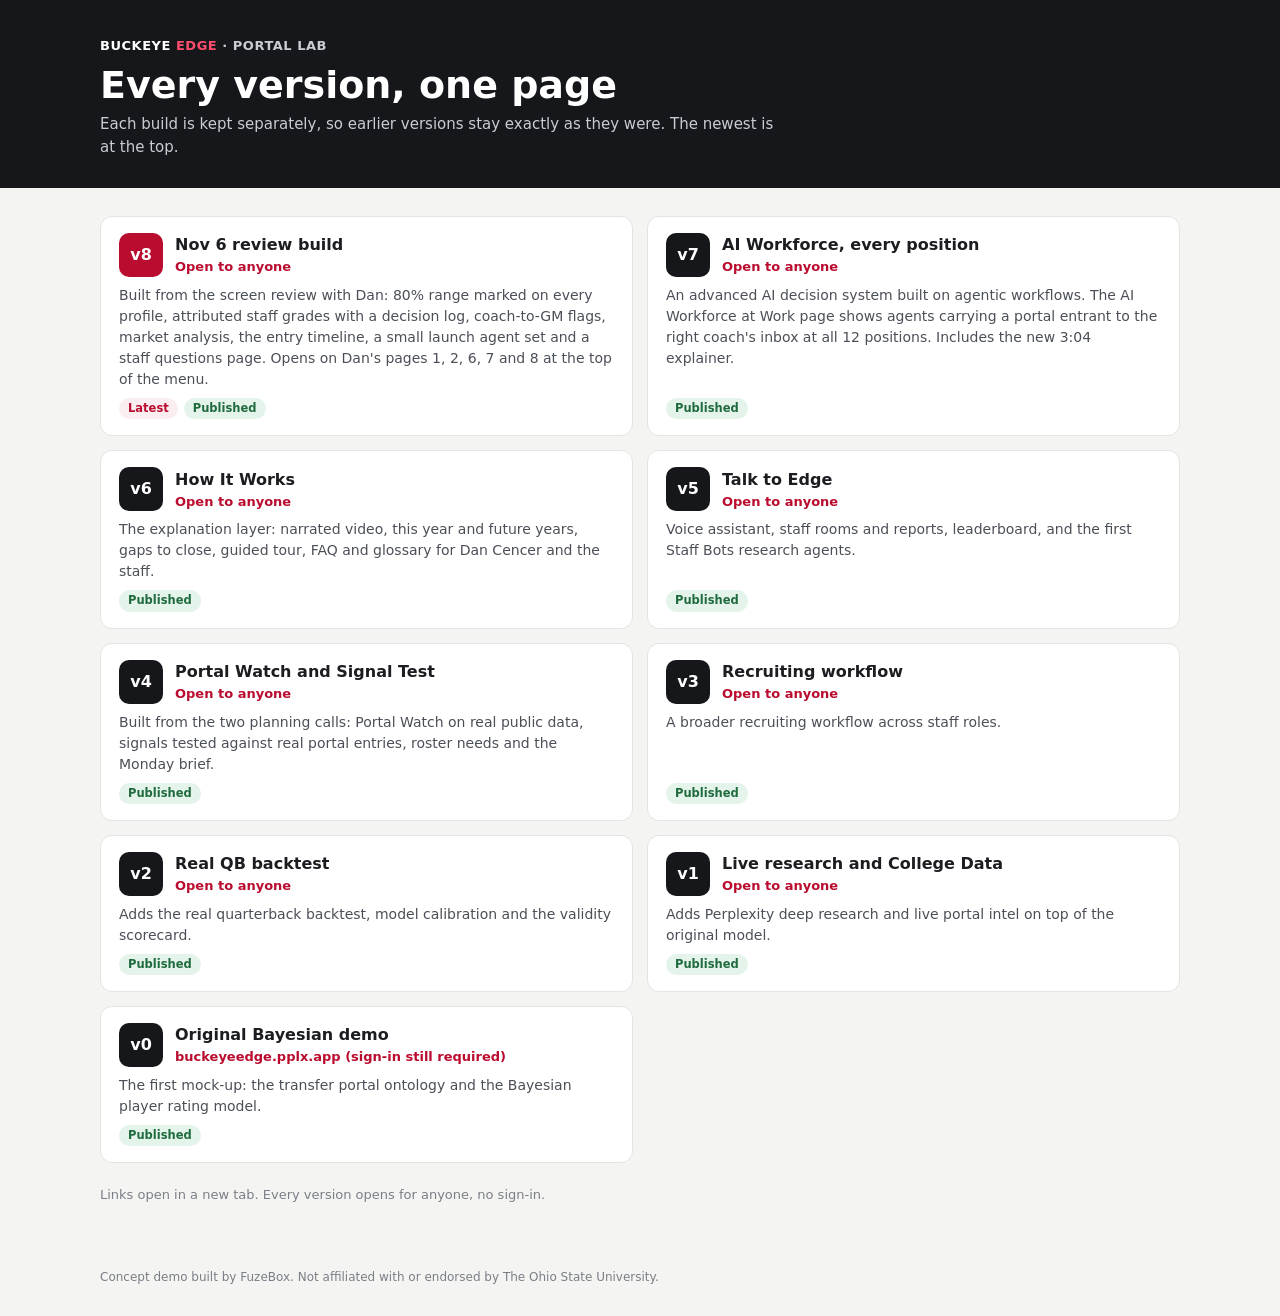
<file: index.html>
<!doctype html>
<html lang="en">
<head>
<meta charset="utf-8" />
<meta name="viewport" content="width=device-width, initial-scale=1" />
<title>Buckeye Edge · Portal Lab Versions</title>
<link rel="icon" href="icon.svg" type="image/svg+xml" />
<style>
  :root { --scarlet:#ba0c2f; --scarlet-50:#fbeef1; --ink:#1b1d21; --ink-2:#4b4f57; --ink-3:#7a7e86; --bg:#f4f4f2; --surface:#fff; --line:#e4e4e1; --side:#15171b; }
  * { box-sizing: border-box; }
  body { margin:0; font: 15px/1.5 "Inter", system-ui, -apple-system, "Segoe UI", sans-serif; background:var(--bg); color:var(--ink); }
  header { background:var(--side); color:#fff; padding:36px 24px 30px; }
  .wrap { max-width:1080px; margin:0 auto; }
  .brand { font-weight:800; letter-spacing:.04em; font-size:13px; text-transform:uppercase; color:#c9ccd2; }
  .brand b { color:#fff; } .brand span { color:#ff4d6d; }
  h1 { margin:8px 0 6px; font-size:clamp(26px,4vw,38px); line-height:1.15; }
  header p { margin:0; color:#c9ccd2; max-width:680px; }
  main { padding:28px 24px 50px; }
  .grid { display:grid; grid-template-columns:repeat(2,minmax(0,1fr)); gap:14px; }
  .v { background:var(--surface); border:1px solid var(--line); border-radius:12px; padding:16px 18px; display:flex; flex-direction:column; gap:8px; text-decoration:none; color:inherit; transition:border-color .15s, box-shadow .15s, transform .15s; }
  .v:hover, .v:focus-visible { border-color:var(--scarlet); box-shadow:0 4px 18px rgba(0,0,0,.07); transform:translateY(-1px); outline:none; }
  .top { display:flex; align-items:center; gap:12px; }
  .num { flex:none; width:44px; height:44px; border-radius:10px; background:var(--side); color:#fff; display:grid; place-items:center; font-weight:800; font-size:16px; }
  .v.latest .num { background:var(--scarlet); }
  .t { display:flex; flex-direction:column; min-width:0; }
  .t b { font-size:16px; }
  .url { font-size:13px; color:var(--scarlet); font-weight:600; overflow-wrap:anywhere; }
  .d { margin:0; color:var(--ink-2); font-size:14px; }
  .tags { display:flex; flex-wrap:wrap; gap:6px; margin-top:auto; }
  .tag { font-size:11.5px; font-weight:600; border-radius:999px; padding:2px 9px; background:#eef0f2; color:var(--ink-2); }
  .tag.live { background:#e5f4eb; color:#1f6b3d; }
  .tag.prev { background:#fdf3e1; color:#8a5600; }
  .tag.new { background:var(--scarlet-50); color:var(--scarlet); }
  .note { margin-top:22px; font-size:13px; color:var(--ink-3); }
  footer { font-size:12px; color:var(--ink-3); padding:0 24px 30px; }
  @media (max-width:760px) { .grid { grid-template-columns:minmax(0,1fr); } header { padding:28px 18px 24px; } main { padding:20px 18px 40px; } }
</style>
</head>
<body>
<header><div class="wrap">
  <div class="brand"><b>Buckeye</b> <span>Edge</span> · Portal Lab</div>
  <h1>Every version, one page</h1>
  <p>Each build is kept separately, so earlier versions stay exactly as they were. The newest is at the top.</p>
</div></header>
<main><div class="wrap">
  <div class="grid">
    <a class="v latest" href="./v8/" target="_blank" rel="noopener">
      <div class="top"><span class="num">v8</span><div class="t"><b>Nov 6 review build</b><span class="url">Open to anyone</span></div></div>
      <p class="d">Built from the screen review with Dan: 80% range marked on every profile, attributed staff grades with a decision log, coach-to-GM flags, market analysis, the entry timeline, a small launch agent set and a staff questions page. Opens on Dan's pages 1, 2, 6, 7 and 8 at the top of the menu.</p>
      <div class="tags"><span class="tag new">Latest</span><span class="tag live">Published</span></div>
    </a>
    <a class="v" href="./v7/" target="_blank" rel="noopener">
      <div class="top"><span class="num">v7</span><div class="t"><b>AI Workforce, every position</b><span class="url">Open to anyone</span></div></div>
      <p class="d">An advanced AI decision system built on agentic workflows. The AI Workforce at Work page shows agents carrying a portal entrant to the right coach's inbox at all 12 positions. Includes the new 3:04 explainer.</p>
      <div class="tags"><span class="tag live">Published</span></div>
    </a>
    <a class="v" href="./v6/" target="_blank" rel="noopener">
      <div class="top"><span class="num">v6</span><div class="t"><b>How It Works</b><span class="url">Open to anyone</span></div></div>
      <p class="d">The explanation layer: narrated video, this year and future years, gaps to close, guided tour, FAQ and glossary for Dan Cencer and the staff.</p>
      <div class="tags"><span class="tag live">Published</span></div>
    </a>
    <a class="v" href="./v5/" target="_blank" rel="noopener">
      <div class="top"><span class="num">v5</span><div class="t"><b>Talk to Edge</b><span class="url">Open to anyone</span></div></div>
      <p class="d">Voice assistant, staff rooms and reports, leaderboard, and the first Staff Bots research agents.</p>
      <div class="tags"><span class="tag live">Published</span></div>
    </a>
    <a class="v" href="./v4/" target="_blank" rel="noopener">
      <div class="top"><span class="num">v4</span><div class="t"><b>Portal Watch and Signal Test</b><span class="url">Open to anyone</span></div></div>
      <p class="d">Built from the two planning calls: Portal Watch on real public data, signals tested against real portal entries, roster needs and the Monday brief.</p>
      <div class="tags"><span class="tag live">Published</span></div>
    </a>
    <a class="v" href="./v3/" target="_blank" rel="noopener">
      <div class="top"><span class="num">v3</span><div class="t"><b>Recruiting workflow</b><span class="url">Open to anyone</span></div></div>
      <p class="d">A broader recruiting workflow across staff roles.</p>
      <div class="tags"><span class="tag live">Published</span></div>
    </a>
    <a class="v" href="./v2/" target="_blank" rel="noopener">
      <div class="top"><span class="num">v2</span><div class="t"><b>Real QB backtest</b><span class="url">Open to anyone</span></div></div>
      <p class="d">Adds the real quarterback backtest, model calibration and the validity scorecard.</p>
      <div class="tags"><span class="tag live">Published</span></div>
    </a>
    <a class="v" href="./v1/" target="_blank" rel="noopener">
      <div class="top"><span class="num">v1</span><div class="t"><b>Live research and College Data</b><span class="url">Open to anyone</span></div></div>
      <p class="d">Adds Perplexity deep research and live portal intel on top of the original model.</p>
      <div class="tags"><span class="tag live">Published</span></div>
    </a>
    <a class="v" href="https://buckeyeedge.pplx.app" target="_blank" rel="noopener">
      <div class="top"><span class="num">v0</span><div class="t"><b>Original Bayesian demo</b><span class="url">buckeyeedge.pplx.app (sign-in still required)</span></div></div>
      <p class="d">The first mock-up: the transfer portal ontology and the Bayesian player rating model.</p>
      <div class="tags"><span class="tag live">Published</span></div>
    </a>
  </div>
  <p class="note">Links open in a new tab. Every version opens for anyone, no sign-in.</p>
</div></main>
<footer><div class="wrap">Concept demo built by FuzeBox. Not affiliated with or endorsed by The Ohio State University.</div></footer>
</body>
</html>
</file>
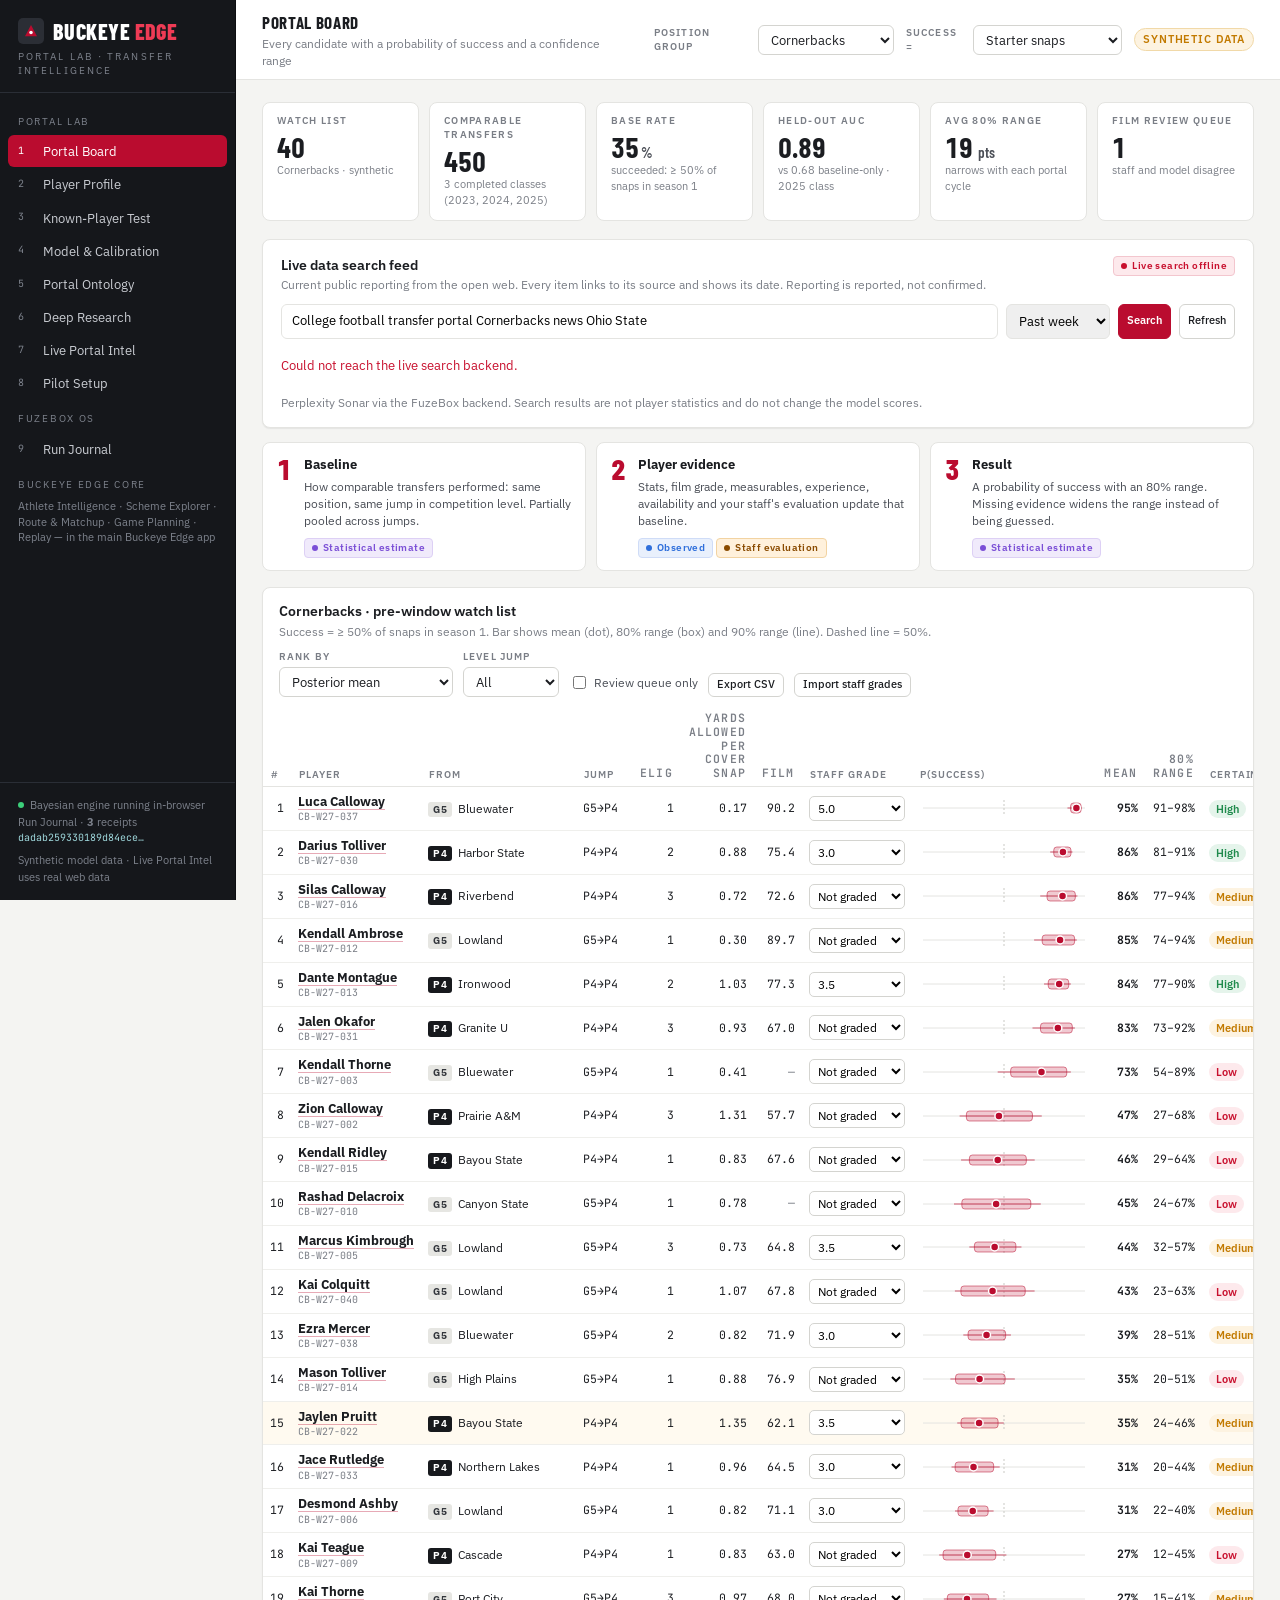
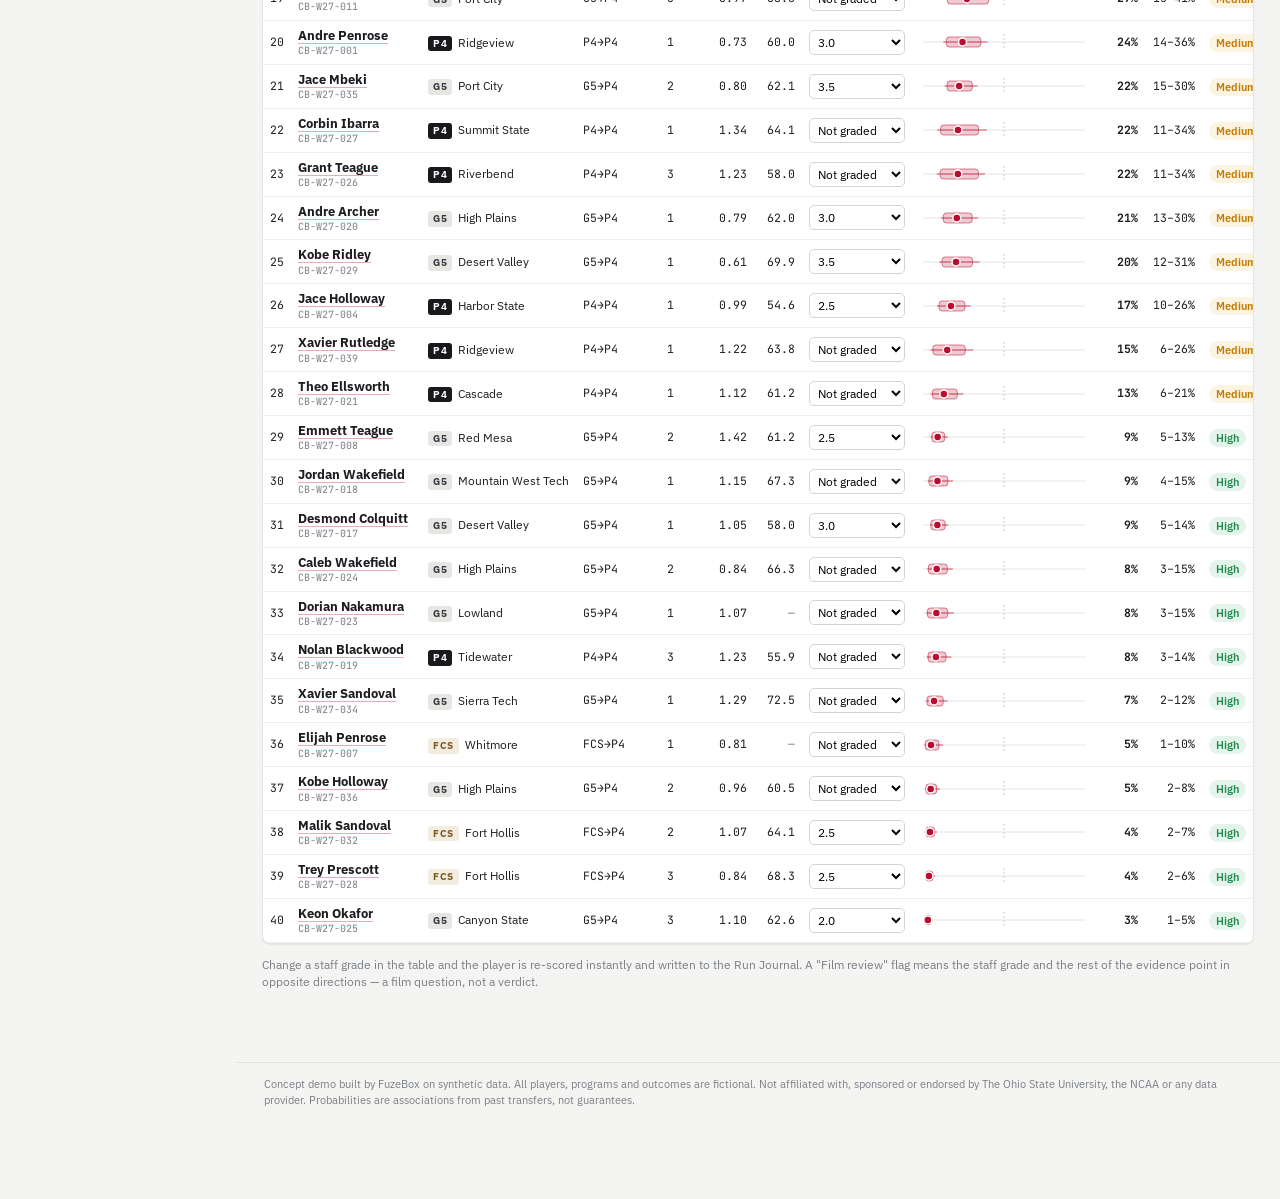
<file: v1/index.html>
<!doctype html>
<html lang="en">
<head>
<meta charset="UTF-8" />
<meta name="viewport" content="width=device-width, initial-scale=1.0" />
<title>Buckeye Edge · Portal Lab · Bayesian Transfer Success Model</title>
<link rel="icon" href="data:image/svg+xml,%3Csvg xmlns=%27http://www.w3.org/2000/svg%27 viewBox=%270 0 24 24%27%3E%3Crect width=%2724%27 height=%2724%27 rx=%275%27 fill=%27%2315171b%27/%3E%3Cpath d=%27M12 4 20 19H4z%27 fill=%27%23ba0c2f%27/%3E%3Ccircle cx=%2712%27 cy=%2714%27 r=%272.4%27 fill=%27%23fff%27/%3E%3C/svg%3E" />
<link rel="preconnect" href="https://fonts.googleapis.com" />
<link rel="preconnect" href="https://fonts.gstatic.com" crossorigin />
<link href="https://fonts.googleapis.com/css2?family=Barlow+Condensed:wght@500;600;700;800&family=IBM+Plex+Sans:wght@400;500;600;700&family=JetBrains+Mono:wght@400;500;600&display=swap" rel="stylesheet" />
<link rel="stylesheet" href="./styles.css" />
</head>
<body>
<div class="shell">
  <aside class="side">
    <div class="brand">
      <div class="brand-row"><span class="mark" aria-hidden="true"><svg width="16" height="16" viewBox="0 0 24 24"><path d="M12 3 21 20H3z" fill="#ba0c2f"/><circle cx="12" cy="14.2" r="2.6" fill="#fff"/></svg></span><div class="wordmark">BUCKEYE <em>EDGE</em></div></div>
      <div class="brand-sub">Portal Lab · Transfer Intelligence</div>
    </div>
    <nav class="nav" id="nav" aria-label="Primary"></nav>
    <div class="side-foot"><div><span class="dot"></span>Bayesian engine running in-browser</div><div>Run Journal · <b id="chain-n">0</b> receipts</div><div class="chain" id="chain-tip">—</div><div style="margin-top:6px">Synthetic model data · Live Portal Intel uses real web data</div></div>
  </aside>
  <div class="main">
    <nav class="mobile-nav" id="mnav" aria-label="Primary mobile"></nav>
    <header class="topbar">
      <div class="tb-title"><div class="crumb" id="crumb">Portal Board</div><div class="sub" id="crumb-sub"></div></div>
      <div class="sp"></div>
      <div class="field inline"><label for="cfg-pos">Position group</label><select id="cfg-pos"></select></div>
      <div class="field inline"><label for="cfg-def">Success =</label><select id="cfg-def"></select></div>
      <span class="synthetic-pill">Synthetic data</span>
    </header>
    <main class="page" id="page"><div id="boot" class="bootmsg"><div class="skeleton" style="height:90px"></div><div class="skeleton" style="height:340px;margin-top:14px"></div><p class="note">Fitting the Bayesian model on 2,700 synthetic past transfers…</p></div></main>
    <footer class="foot">Concept demo built by FuzeBox on synthetic data. All players, programs and outcomes are fictional. Not affiliated with, sponsored or endorsed by The Ohio State University, the NCAA or any data provider. Probabilities are associations from past transfers, not guarantees.</footer>
  </div>
</div>
<div id="busy" class="busy" hidden><div><span class="spin"></span>Refitting the model…</div></div>
<div id="toast" class="toast" hidden></div>
<script>window.__API_BASE__ = "__PORT_8000__";</script>
<script type="module" src="./js/app.js"></script>
</body>
</html>
</file>
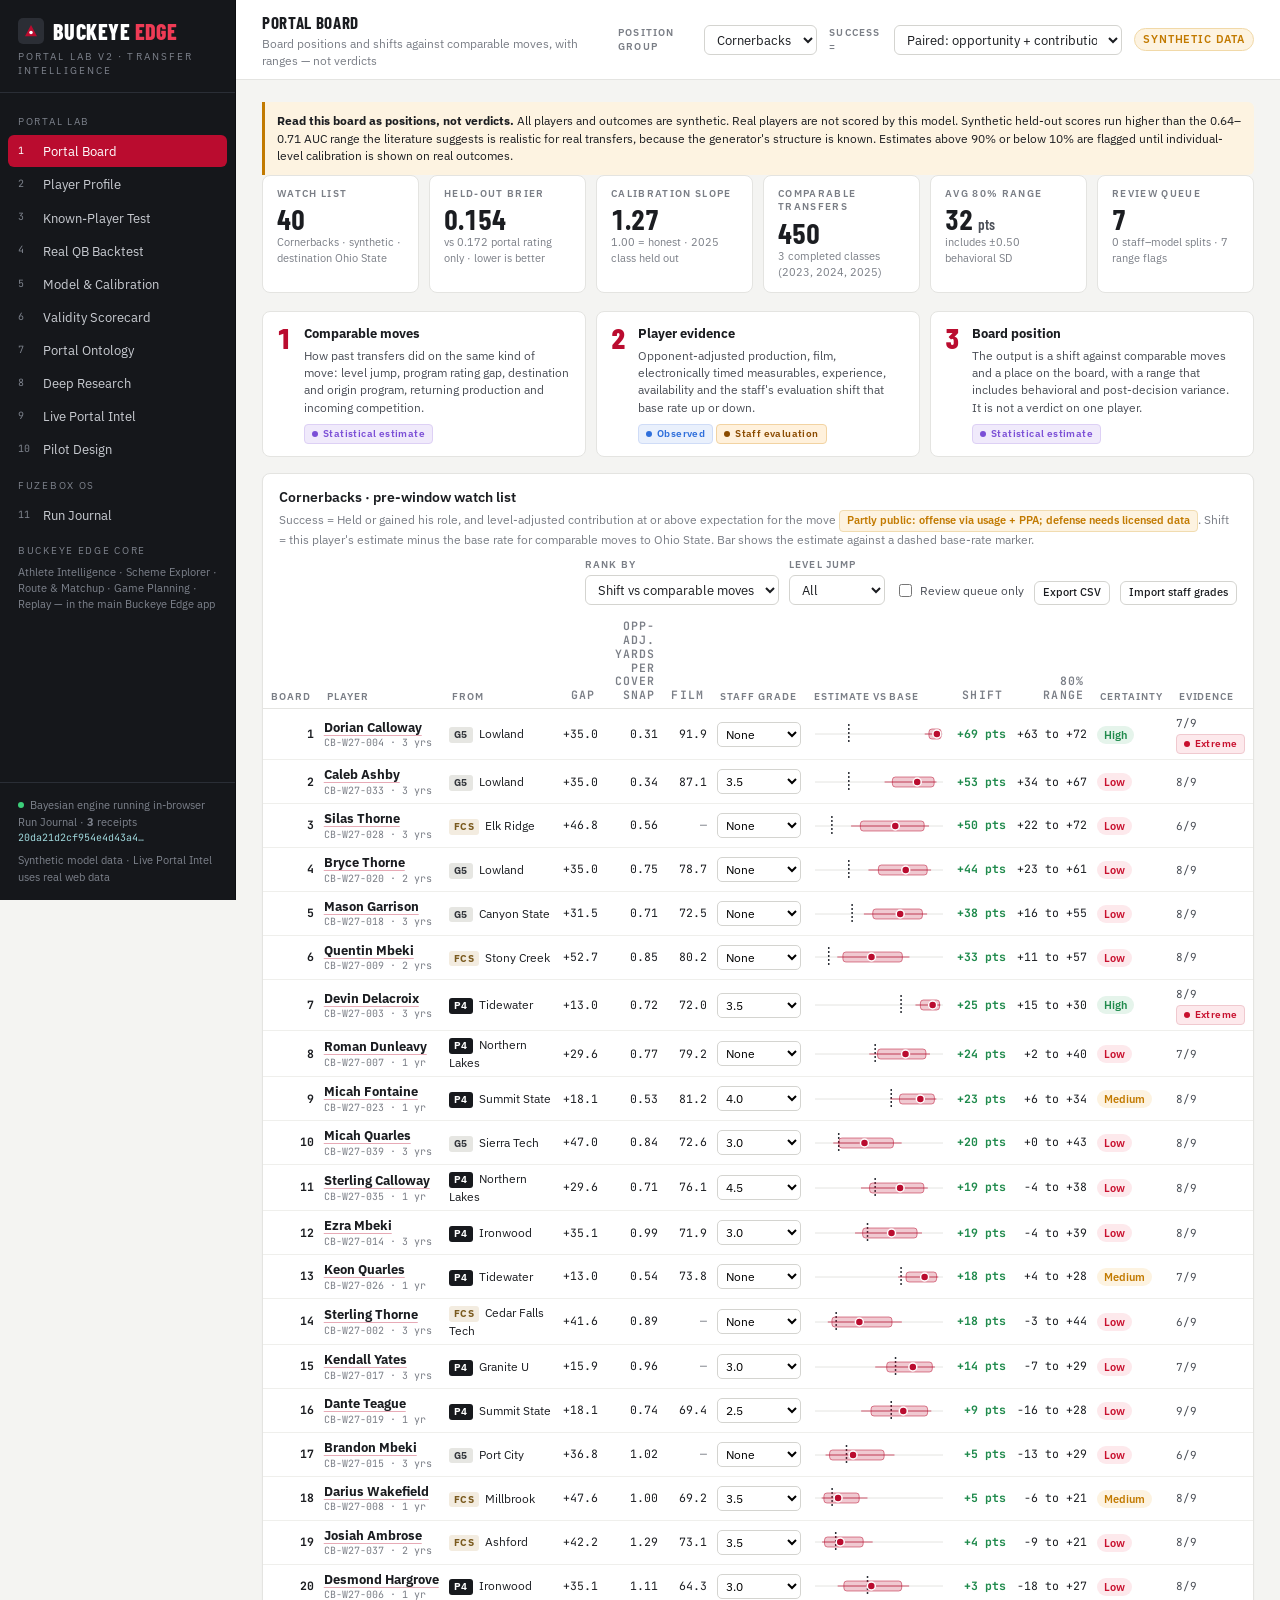
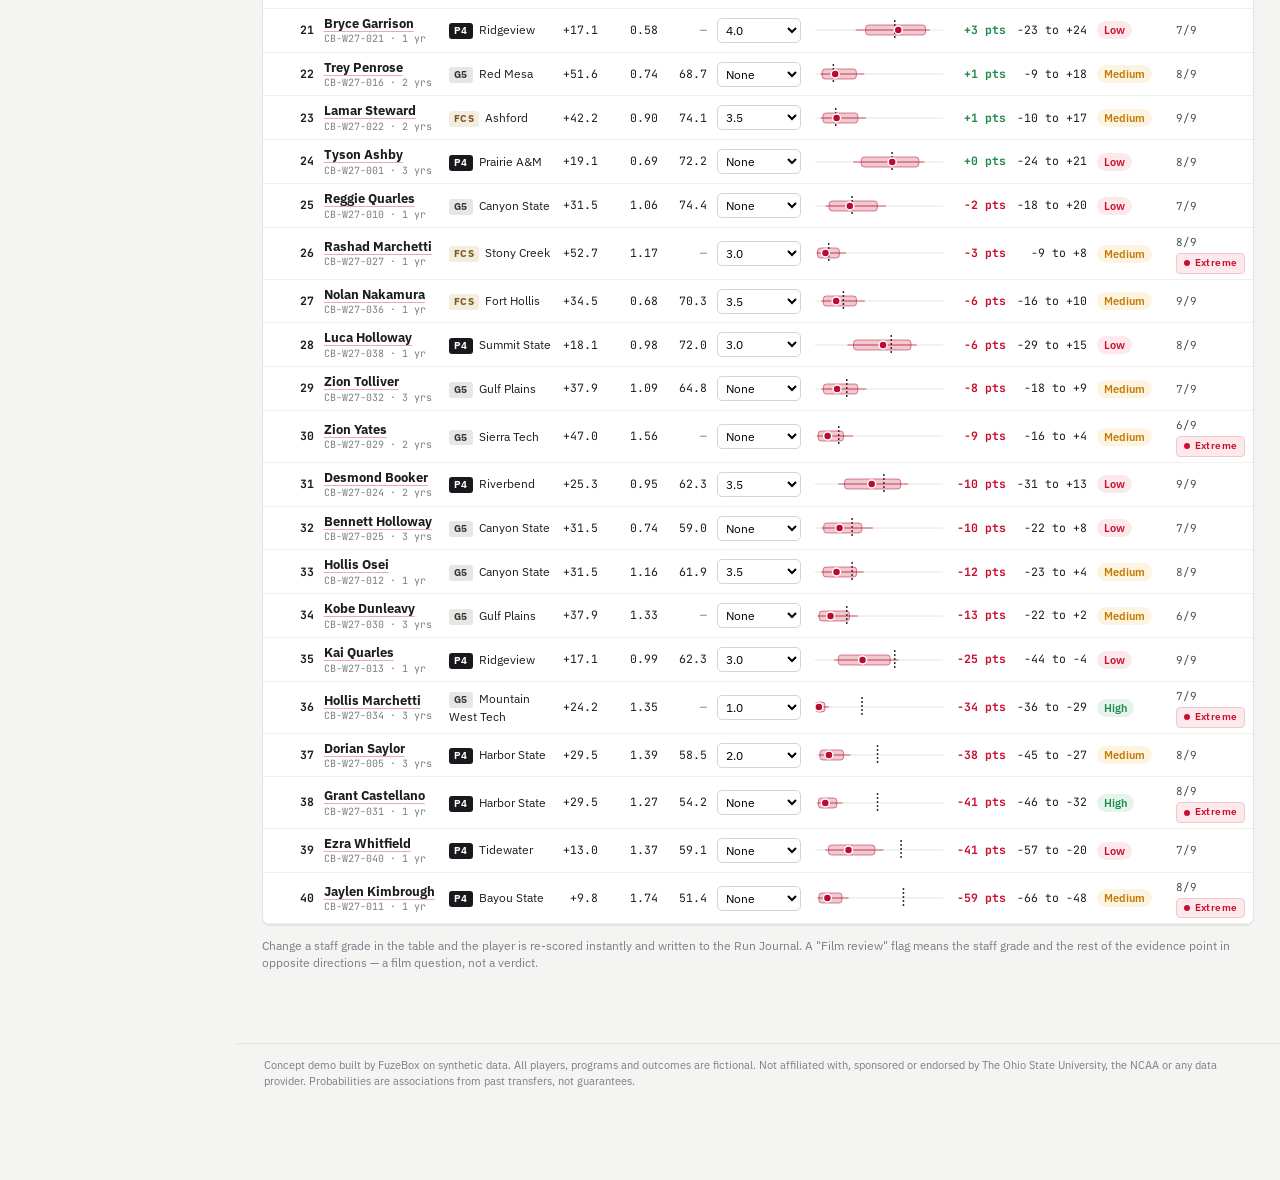
<file: v2/index.html>
<!doctype html>
<html lang="en">
<head>
<meta charset="UTF-8" />
<meta name="viewport" content="width=device-width, initial-scale=1.0" />
<title>Buckeye Edge · Portal Lab v2 · Bayesian Transfer Evaluation</title>
<link rel="icon" href="data:image/svg+xml,%3Csvg xmlns=%27http://www.w3.org/2000/svg%27 viewBox=%270 0 24 24%27%3E%3Crect width=%2724%27 height=%2724%27 rx=%275%27 fill=%27%2315171b%27/%3E%3Cpath d=%27M12 4 20 19H4z%27 fill=%27%23ba0c2f%27/%3E%3Ccircle cx=%2712%27 cy=%2714%27 r=%272.4%27 fill=%27%23fff%27/%3E%3C/svg%3E" />
<link rel="preconnect" href="https://fonts.googleapis.com" />
<link rel="preconnect" href="https://fonts.gstatic.com" crossorigin />
<link href="https://fonts.googleapis.com/css2?family=Barlow+Condensed:wght@500;600;700;800&family=IBM+Plex+Sans:wght@400;500;600;700&family=JetBrains+Mono:wght@400;500;600&display=swap" rel="stylesheet" />
<link rel="stylesheet" href="./styles.css" />
</head>
<body>
<div class="shell">
  <aside class="side">
    <div class="brand">
      <div class="brand-row"><span class="mark" aria-hidden="true"><svg width="16" height="16" viewBox="0 0 24 24"><path d="M12 3 21 20H3z" fill="#ba0c2f"/><circle cx="12" cy="14.2" r="2.6" fill="#fff"/></svg></span><div class="wordmark">BUCKEYE <em>EDGE</em></div></div>
      <div class="brand-sub">Portal Lab v2 · Transfer Intelligence</div>
    </div>
    <nav class="nav" id="nav" aria-label="Primary"></nav>
    <div class="side-foot"><div><span class="dot"></span>Bayesian engine running in-browser</div><div>Run Journal · <b id="chain-n">0</b> receipts</div><div class="chain" id="chain-tip">—</div><div style="margin-top:6px">Synthetic model data · Live Portal Intel uses real web data</div></div>
  </aside>
  <div class="main">
    <nav class="mobile-nav" id="mnav" aria-label="Primary mobile"></nav>
    <header class="topbar">
      <div class="tb-title"><div class="crumb" id="crumb">Portal Board</div><div class="sub" id="crumb-sub"></div></div>
      <div class="sp"></div>
      <div class="field inline"><label for="cfg-pos">Position group</label><select id="cfg-pos"></select></div>
      <div class="field inline"><label for="cfg-def">Success =</label><select id="cfg-def"></select></div>
      <span class="synthetic-pill">Synthetic data</span>
    </header>
    <main class="page" id="page"><div id="boot" class="bootmsg"><div class="skeleton" style="height:90px"></div><div class="skeleton" style="height:340px;margin-top:14px"></div><p class="note">Fitting the Bayesian model on 2,700 synthetic past transfers…</p></div></main>
    <footer class="foot">Concept demo built by FuzeBox on synthetic data. All players, programs and outcomes are fictional. Not affiliated with, sponsored or endorsed by The Ohio State University, the NCAA or any data provider. Probabilities are associations from past transfers, not guarantees.</footer>
  </div>
</div>
<div id="busy" class="busy" hidden><div><span class="spin"></span>Refitting the model…</div></div>
<div id="toast" class="toast" hidden></div>
<script>window.__API_BASE__ = "__PORT_8001__";</script>
<script type="module" src="./js/app.js"></script>
</body>
</html>
</file>
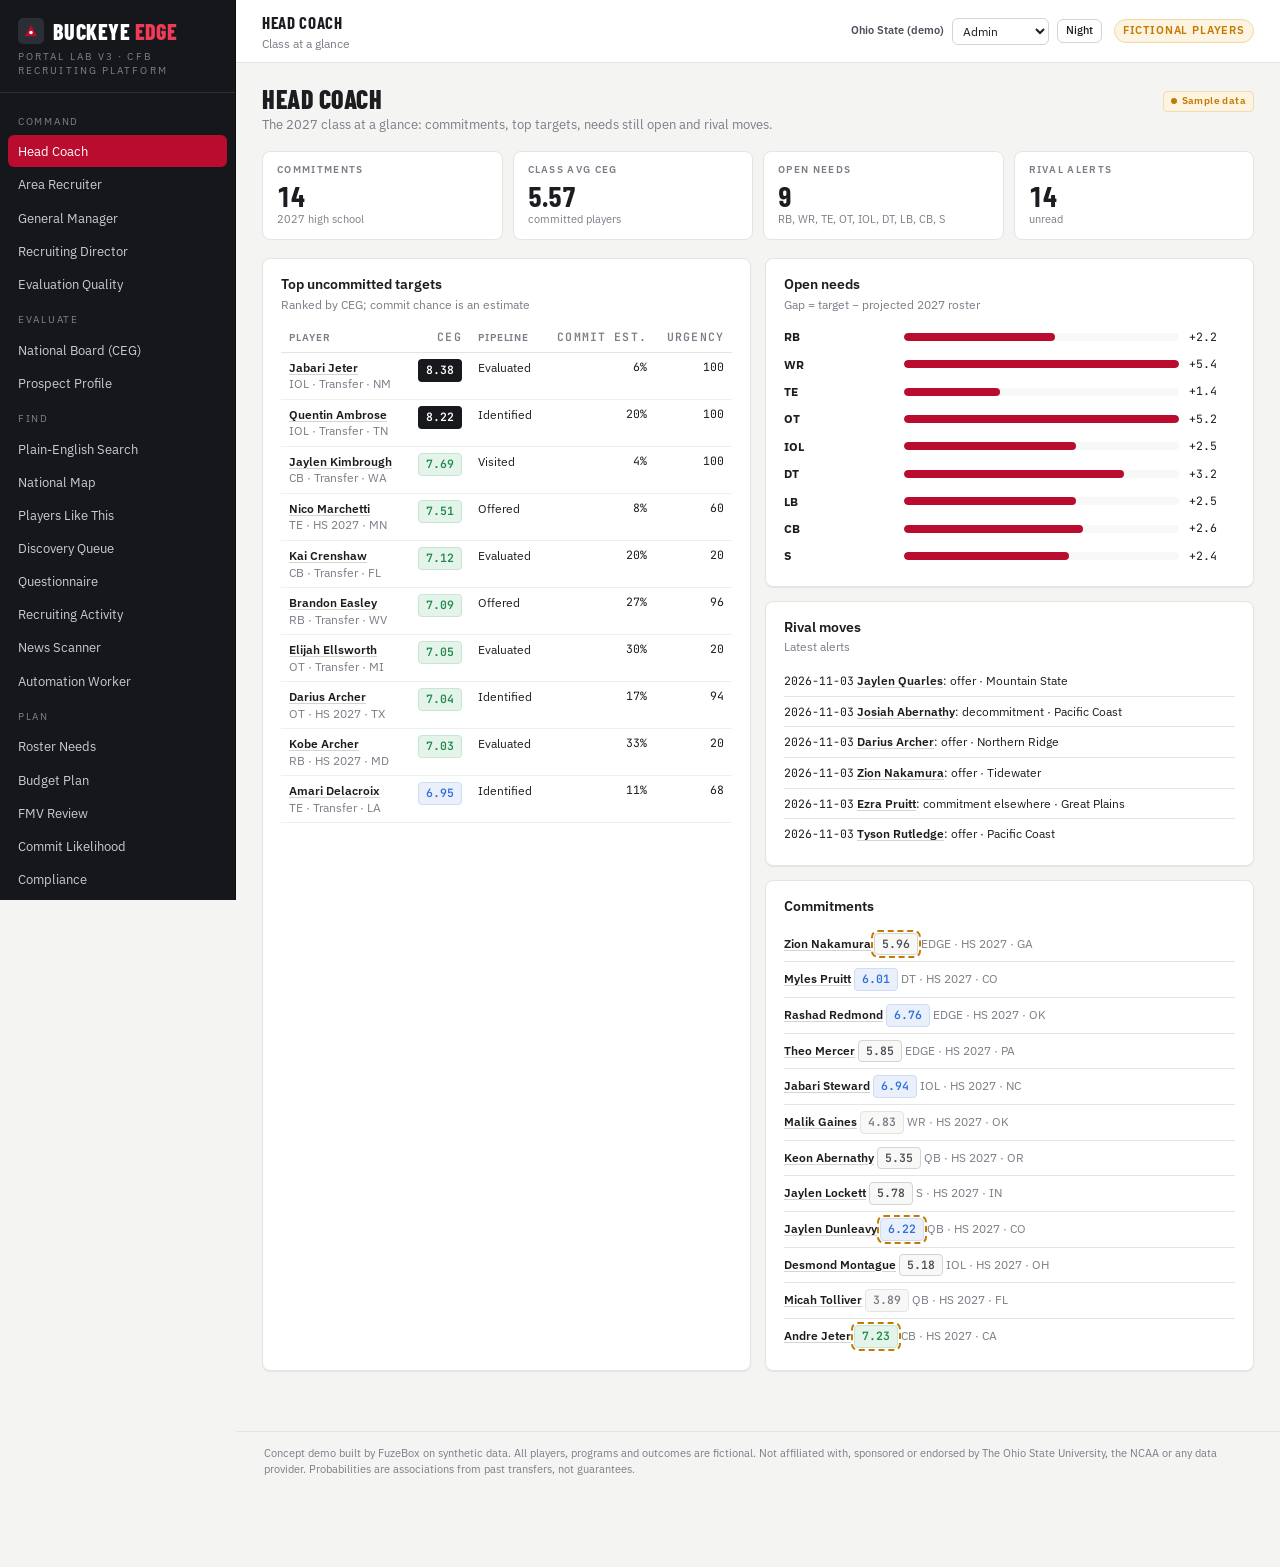
<file: v3/index.html>
<!doctype html>
<html lang="en">
<head>
<meta charset="UTF-8" />
<meta name="viewport" content="width=device-width, initial-scale=1.0" />
<title>Buckeye Edge · Portal Lab v3 · CFB Recruiting Platform</title>
<meta name="theme-color" content="#15171b" />
<link rel="manifest" href="./manifest.webmanifest" />
<meta name="apple-mobile-web-app-capable" content="yes" />
<script>try{if(matchMedia('(prefers-color-scheme: dark)').matches)document.documentElement.dataset.theme='dark'}catch(e){}</script>
<link rel="icon" href="data:image/svg+xml,%3Csvg xmlns=%27http://www.w3.org/2000/svg%27 viewBox=%270 0 24 24%27%3E%3Crect width=%2724%27 height=%2724%27 rx=%275%27 fill=%27%2315171b%27/%3E%3Cpath d=%27M12 4 20 19H4z%27 fill=%27%23ba0c2f%27/%3E%3Ccircle cx=%2712%27 cy=%2714%27 r=%272.4%27 fill=%27%23fff%27/%3E%3C/svg%3E" />
<link rel="preconnect" href="https://fonts.googleapis.com" />
<link rel="preconnect" href="https://fonts.gstatic.com" crossorigin />
<link href="https://fonts.googleapis.com/css2?family=Barlow+Condensed:wght@500;600;700;800&family=IBM+Plex+Sans:wght@400;500;600;700&family=JetBrains+Mono:wght@400;500;600&display=swap" rel="stylesheet" />
<link rel="stylesheet" href="./styles.css" />
</head>
<body>
<div class="shell">
  <aside class="side">
    <div class="brand">
      <div class="brand-row"><span class="mark" aria-hidden="true"><svg width="16" height="16" viewBox="0 0 24 24"><path d="M12 3 21 20H3z" fill="#ba0c2f"/><circle cx="12" cy="14.2" r="2.6" fill="#fff"/></svg></span><div class="wordmark">BUCKEYE <em>EDGE</em></div></div>
      <div class="brand-sub">Portal Lab v3 · CFB Recruiting Platform</div>
    </div>
    <nav class="nav" id="nav" aria-label="Primary"></nav>
    <div class="side-foot"><div><span class="dot"></span>CEG + Bayesian engines in-browser</div><div>Run Journal · <b id="chain-n">0</b> receipts</div><div class="chain" id="chain-tip">—</div><div style="margin-top:6px">Fictional players · Real QB Backtest, College Data and Live Intel use real data</div></div>
  </aside>
  <div class="main">
    <nav class="mobile-nav" id="mnav" aria-label="Primary mobile"></nav>
    <header class="topbar">
      <div class="tb-title"><div class="crumb" id="crumb">Head Coach</div><div class="sub" id="crumb-sub"></div></div>
      <div class="sp"></div>
      <div id="rp-bar" class="rp-barwrap"></div>
      <div class="field inline pl-only"><label for="cfg-pos">Position group</label><select id="cfg-pos"></select></div>
      <div class="field inline pl-only"><label for="cfg-def">Success =</label><select id="cfg-def"></select></div>
      <span class="synthetic-pill">Synthetic data</span>
    </header>
    <main class="page" id="page"><div id="boot" class="bootmsg"><div class="skeleton" style="height:90px"></div><div class="skeleton" style="height:340px;margin-top:14px"></div><p class="note">Loading the recruiting platform and fitting the Portal Lab model…</p></div></main>
    <footer class="foot">Concept demo built by FuzeBox on synthetic data. All players, programs and outcomes are fictional. Not affiliated with, sponsored or endorsed by The Ohio State University, the NCAA or any data provider. Probabilities are associations from past transfers, not guarantees.</footer>
  </div>
</div>
<div id="busy" class="busy" hidden><div><span class="spin"></span>Refitting the model…</div></div>
<div id="toast" class="toast" hidden></div>
<script>window.__API_BASE__ = "__PORT_8002__";</script>
<script type="module" src="./js/app.js"></script>
</body>
</html>
</file>
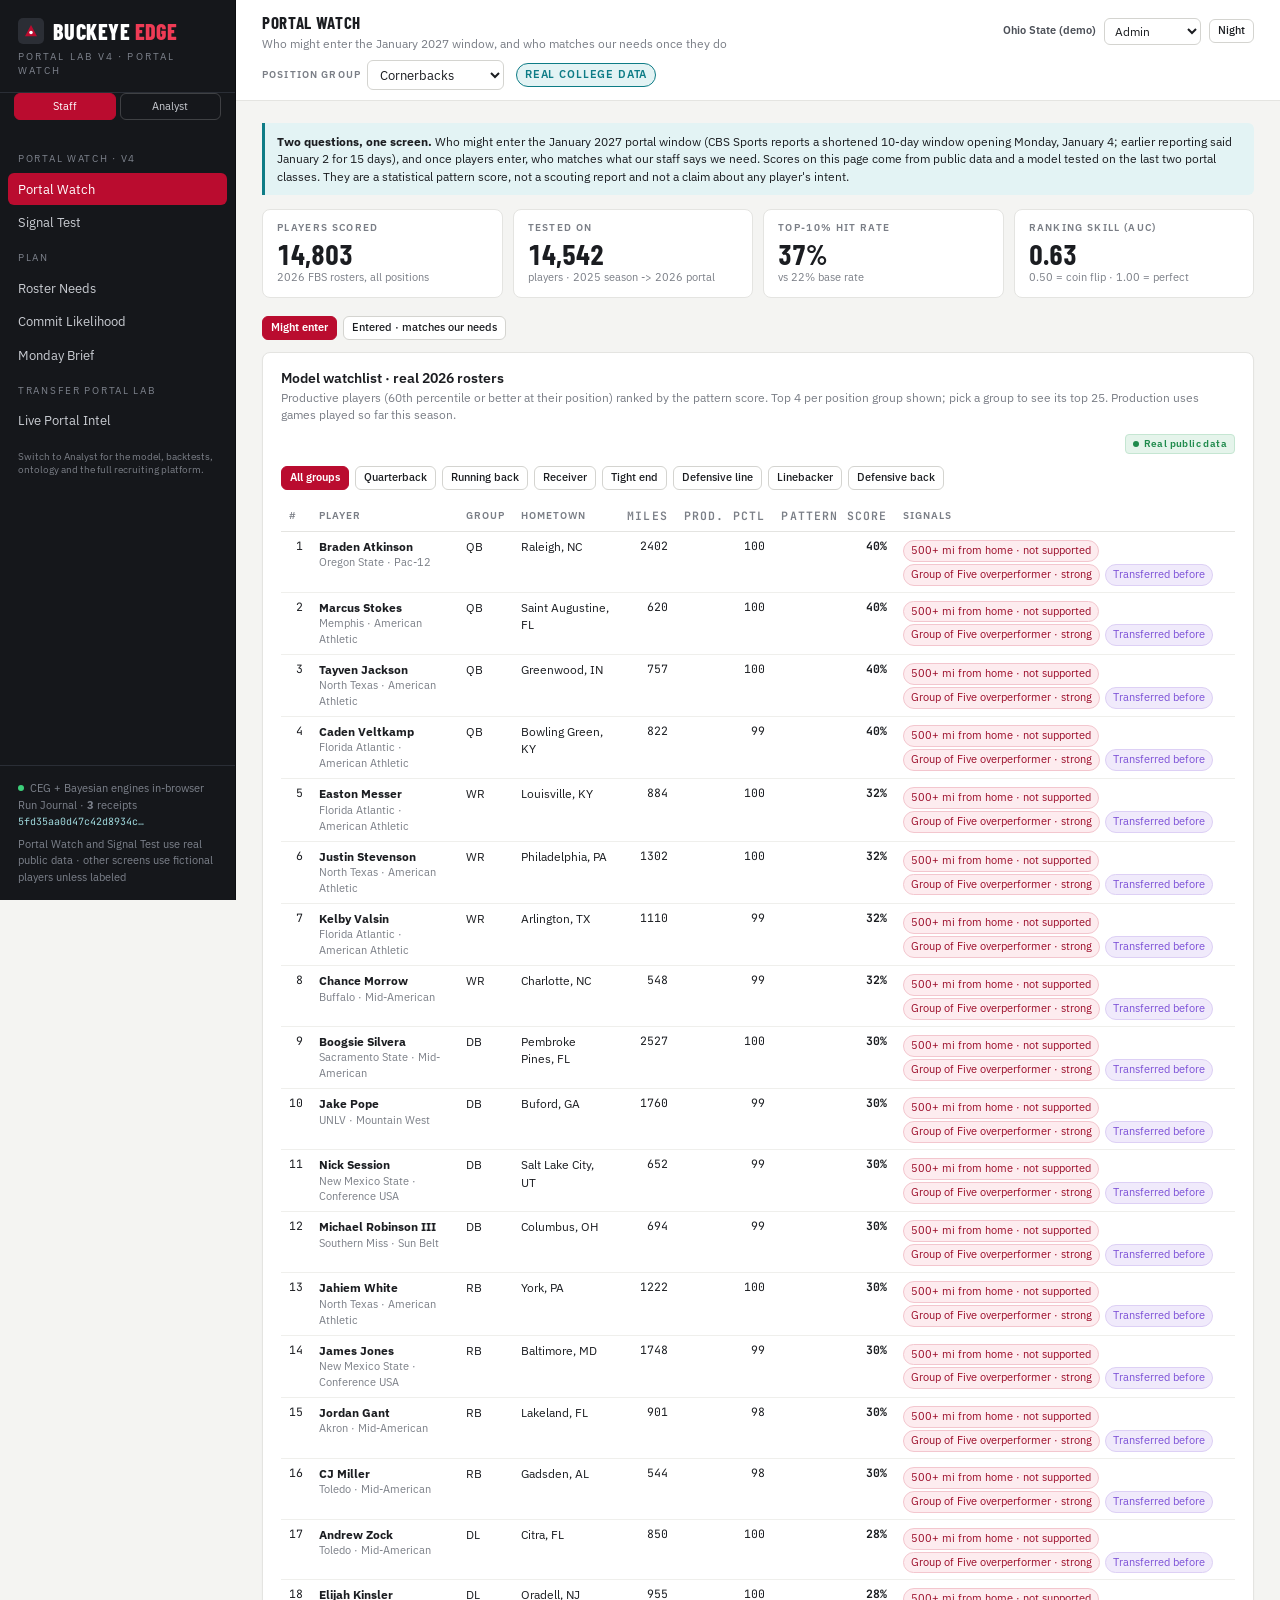
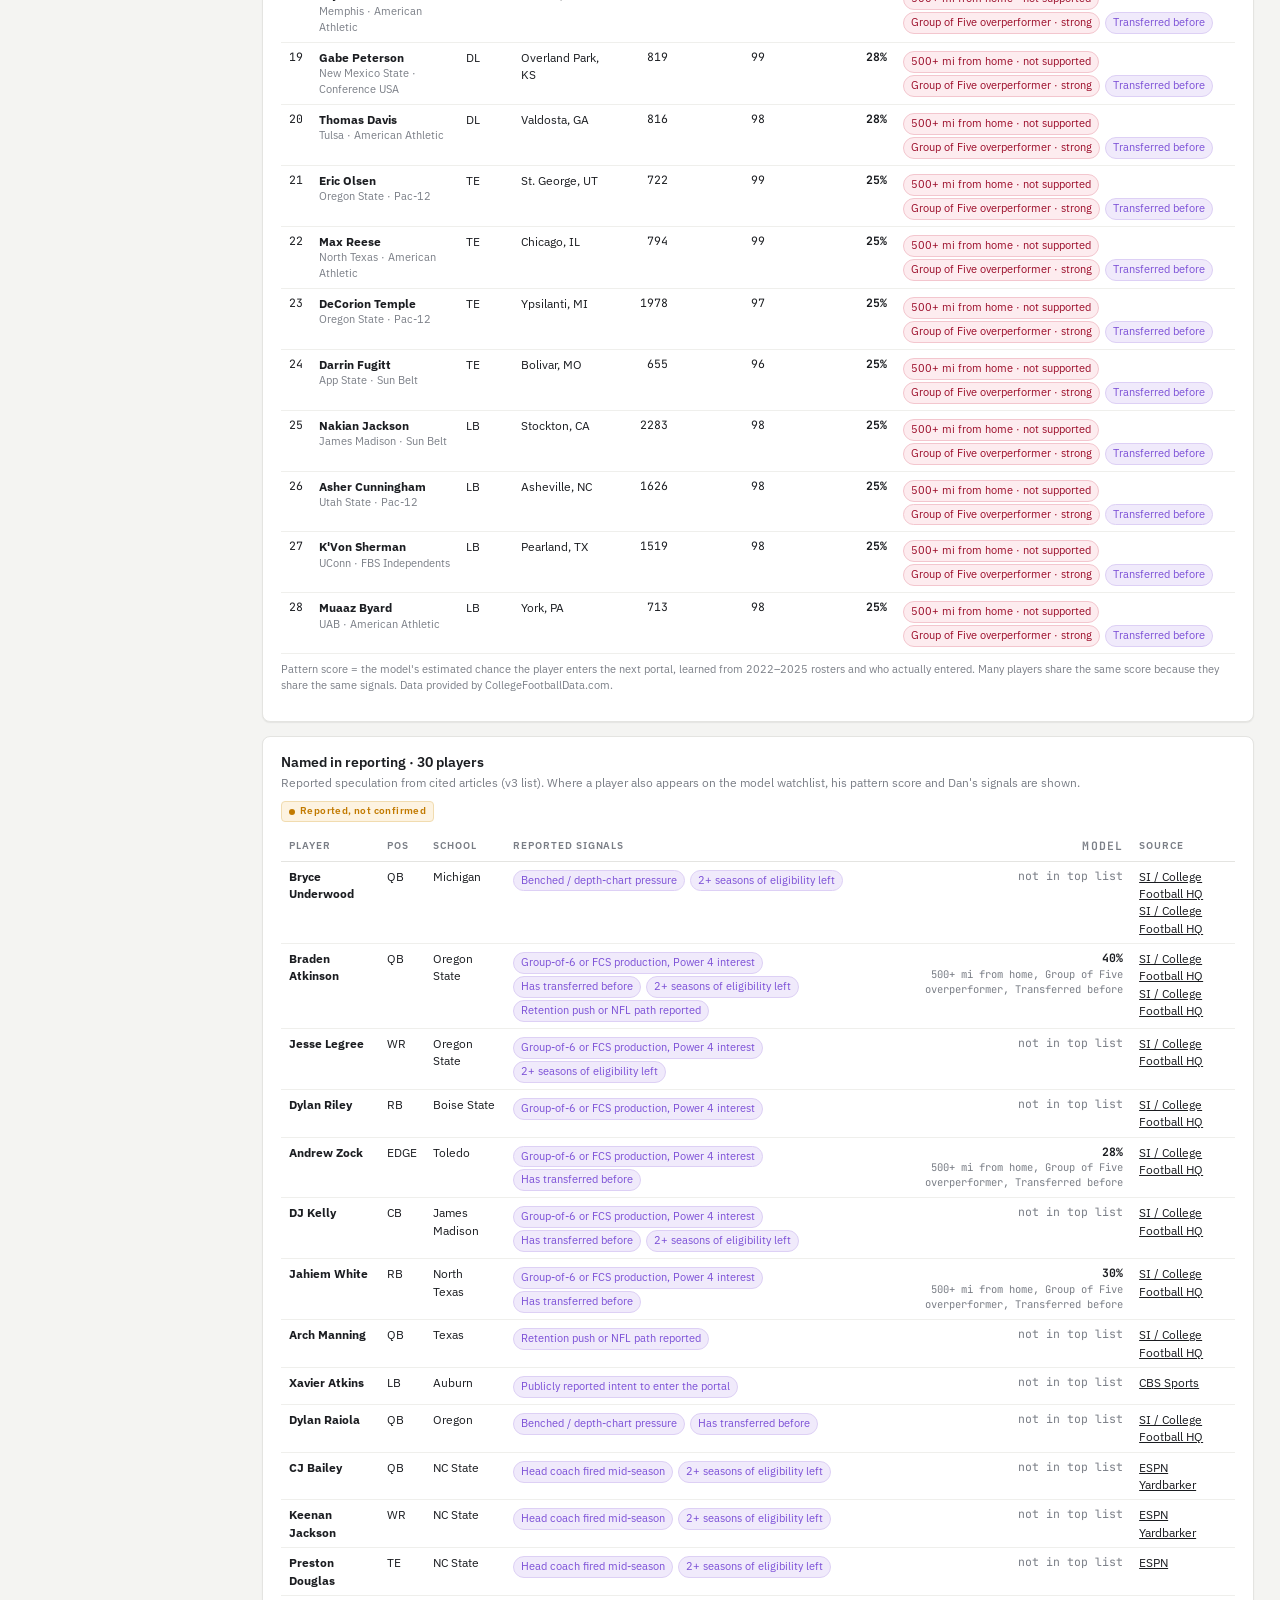
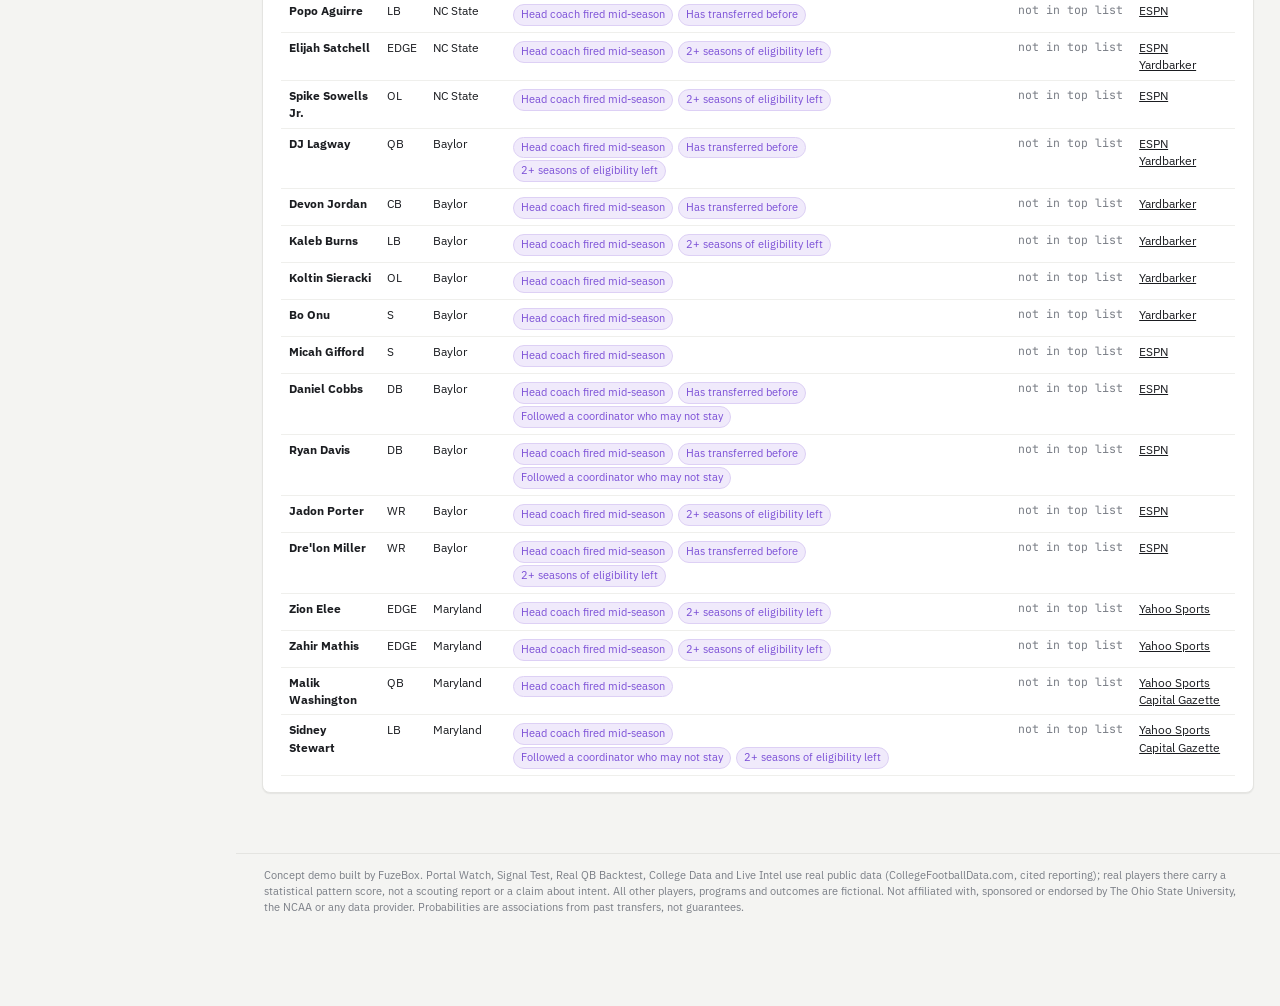
<file: v4/index.html>
<!doctype html>
<html lang="en">
<head>
<meta charset="UTF-8" />
<meta name="viewport" content="width=device-width, initial-scale=1.0" />
<title>Buckeye Edge · Portal Lab v4 · Portal Watch</title>
<meta name="theme-color" content="#15171b" />
<link rel="manifest" href="./manifest.webmanifest" />
<meta name="apple-mobile-web-app-capable" content="yes" />
<script>try{if(matchMedia('(prefers-color-scheme: dark)').matches)document.documentElement.dataset.theme='dark'}catch(e){}</script>
<link rel="icon" href="data:image/svg+xml,%3Csvg xmlns=%27http://www.w3.org/2000/svg%27 viewBox=%270 0 24 24%27%3E%3Crect width=%2724%27 height=%2724%27 rx=%275%27 fill=%27%2315171b%27/%3E%3Cpath d=%27M12 4 20 19H4z%27 fill=%27%23ba0c2f%27/%3E%3Ccircle cx=%2712%27 cy=%2714%27 r=%272.4%27 fill=%27%23fff%27/%3E%3C/svg%3E" />
<link rel="preconnect" href="https://fonts.googleapis.com" />
<link rel="preconnect" href="https://fonts.gstatic.com" crossorigin />
<link href="https://fonts.googleapis.com/css2?family=Barlow+Condensed:wght@500;600;700;800&family=IBM+Plex+Sans:wght@400;500;600;700&family=JetBrains+Mono:wght@400;500;600&display=swap" rel="stylesheet" />
<link rel="stylesheet" href="./styles.css" />
</head>
<body>
<div class="shell">
  <aside class="side">
    <div class="brand">
      <div class="brand-row"><span class="mark" aria-hidden="true"><svg width="16" height="16" viewBox="0 0 24 24"><path d="M12 3 21 20H3z" fill="#ba0c2f"/><circle cx="12" cy="14.2" r="2.6" fill="#fff"/></svg></span><div class="wordmark">BUCKEYE <em>EDGE</em></div></div>
      <div class="brand-sub">Portal Lab v4 · Portal Watch</div>
    </div>
    <div class="mode-sw" id="mode-sw"></div>
    <nav class="nav" id="nav" aria-label="Primary"></nav>
    <div class="side-foot"><div><span class="dot"></span>CEG + Bayesian engines in-browser</div><div>Run Journal · <b id="chain-n">0</b> receipts</div><div class="chain" id="chain-tip">—</div><div style="margin-top:6px">Portal Watch and Signal Test use real public data · other screens use fictional players unless labeled</div></div>
  </aside>
  <div class="main">
    <nav class="mobile-nav" id="mnav" aria-label="Primary mobile"></nav>
    <header class="topbar">
      <div class="tb-title"><div class="crumb" id="crumb">Portal Watch</div><div class="sub" id="crumb-sub"></div></div>
      <div class="sp"></div>
      <div id="rp-bar" class="rp-barwrap"></div>
      <div class="field inline pl-only"><label for="cfg-pos">Position group</label><select id="cfg-pos"></select></div>
      <div class="field inline pl-only pl-def"><label for="cfg-def">Success =</label><select id="cfg-def"></select></div>
      <span class="synthetic-pill">Synthetic data</span>
    </header>
    <main class="page" id="page"><div id="boot" class="bootmsg"><div class="skeleton" style="height:90px"></div><div class="skeleton" style="height:340px;margin-top:14px"></div><p class="note">Loading the recruiting platform and fitting the Portal Lab model…</p></div></main>
    <footer class="foot">Concept demo built by FuzeBox. Portal Watch, Signal Test, Real QB Backtest, College Data and Live Intel use real public data (CollegeFootballData.com, cited reporting); real players there carry a statistical pattern score, not a scouting report or a claim about intent. All other players, programs and outcomes are fictional. Not affiliated with, sponsored or endorsed by The Ohio State University, the NCAA or any data provider. Probabilities are associations from past transfers, not guarantees.</footer>
  </div>
</div>
<div id="busy" class="busy" hidden><div><span class="spin"></span>Refitting the model…</div></div>
<div id="toast" class="toast" hidden></div>
<script>window.__API_BASE__ = "__PORT_8003__";</script>
<script type="module" src="./js/app.js"></script>
</body>
</html>
</file>
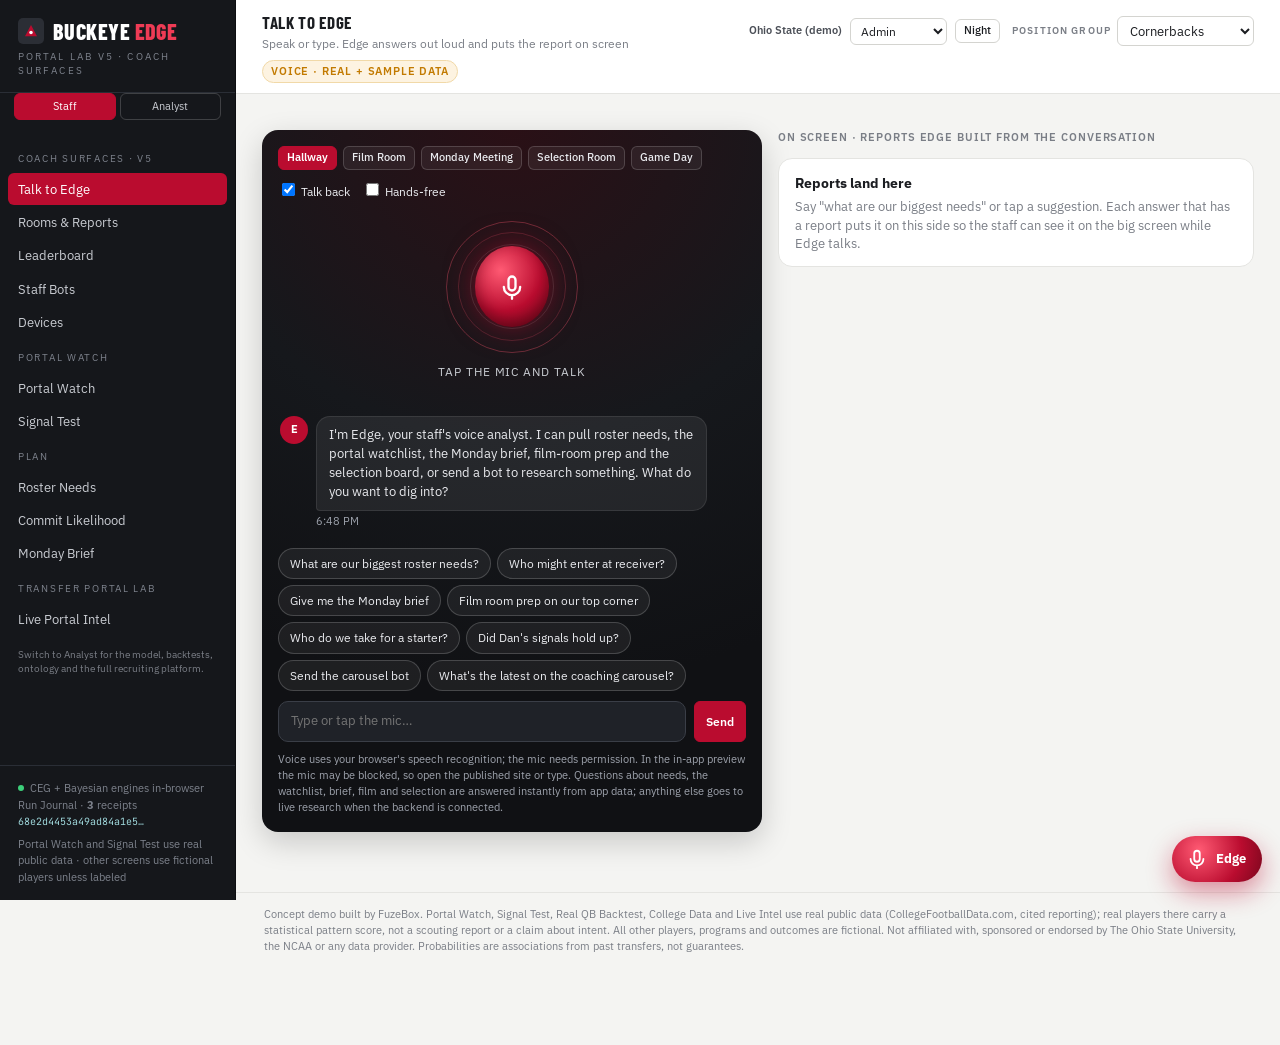
<file: v5/index.html>
<!doctype html>
<html lang="en">
<head>
<meta charset="UTF-8" />
<meta name="viewport" content="width=device-width, initial-scale=1.0" />
<title>Buckeye Edge · Portal Lab v5 · Coach Surfaces</title>
<meta name="theme-color" content="#15171b" />
<link rel="manifest" href="./manifest.webmanifest" />
<meta name="apple-mobile-web-app-capable" content="yes" />
<script>try{if(matchMedia('(prefers-color-scheme: dark)').matches)document.documentElement.dataset.theme='dark'}catch(e){}</script>
<link rel="icon" href="data:image/svg+xml,%3Csvg xmlns=%27http://www.w3.org/2000/svg%27 viewBox=%270 0 24 24%27%3E%3Crect width=%2724%27 height=%2724%27 rx=%275%27 fill=%27%2315171b%27/%3E%3Cpath d=%27M12 4 20 19H4z%27 fill=%27%23ba0c2f%27/%3E%3Ccircle cx=%2712%27 cy=%2714%27 r=%272.4%27 fill=%27%23fff%27/%3E%3C/svg%3E" />
<link rel="preconnect" href="https://fonts.googleapis.com" />
<link rel="preconnect" href="https://fonts.gstatic.com" crossorigin />
<link href="https://fonts.googleapis.com/css2?family=Barlow+Condensed:wght@500;600;700;800&family=IBM+Plex+Sans:wght@400;500;600;700&family=JetBrains+Mono:wght@400;500;600&display=swap" rel="stylesheet" />
<link rel="stylesheet" href="./styles.css" />
</head>
<body>
<div class="shell">
  <aside class="side">
    <div class="brand">
      <div class="brand-row"><span class="mark" aria-hidden="true"><svg width="16" height="16" viewBox="0 0 24 24"><path d="M12 3 21 20H3z" fill="#ba0c2f"/><circle cx="12" cy="14.2" r="2.6" fill="#fff"/></svg></span><div class="wordmark">BUCKEYE <em>EDGE</em></div></div>
      <div class="brand-sub">Portal Lab v5 · Coach Surfaces</div>
    </div>
    <div class="mode-sw" id="mode-sw"></div>
    <nav class="nav" id="nav" aria-label="Primary"></nav>
    <div class="side-foot"><div><span class="dot"></span>CEG + Bayesian engines in-browser</div><div>Run Journal · <b id="chain-n">0</b> receipts</div><div class="chain" id="chain-tip">—</div><div style="margin-top:6px">Portal Watch and Signal Test use real public data · other screens use fictional players unless labeled</div></div>
  </aside>
  <div class="main">
    <nav class="mobile-nav" id="mnav" aria-label="Primary mobile"></nav>
    <header class="topbar">
      <div class="tb-title"><div class="crumb" id="crumb">Talk to Edge</div><div class="sub" id="crumb-sub"></div></div>
      <div class="sp"></div>
      <div id="rp-bar" class="rp-barwrap"></div>
      <div class="field inline pl-only"><label for="cfg-pos">Position group</label><select id="cfg-pos"></select></div>
      <div class="field inline pl-only pl-def"><label for="cfg-def">Success =</label><select id="cfg-def"></select></div>
      <span class="synthetic-pill">Synthetic data</span>
    </header>
    <main class="page" id="page"><div id="boot" class="bootmsg"><div class="skeleton" style="height:90px"></div><div class="skeleton" style="height:340px;margin-top:14px"></div><p class="note">Loading the recruiting platform and fitting the Portal Lab model…</p></div></main>
    <footer class="foot">Concept demo built by FuzeBox. Portal Watch, Signal Test, Real QB Backtest, College Data and Live Intel use real public data (CollegeFootballData.com, cited reporting); real players there carry a statistical pattern score, not a scouting report or a claim about intent. All other players, programs and outcomes are fictional. Not affiliated with, sponsored or endorsed by The Ohio State University, the NCAA or any data provider. Probabilities are associations from past transfers, not guarantees.</footer>
  </div>
</div>
<div id="busy" class="busy" hidden><div><span class="spin"></span>Refitting the model…</div></div>
<div id="toast" class="toast" hidden></div>
<script>window.__API_BASE__ = "__PORT_8004__";</script>
<script type="module" src="./js/app.js"></script>
</body>
</html>
</file>
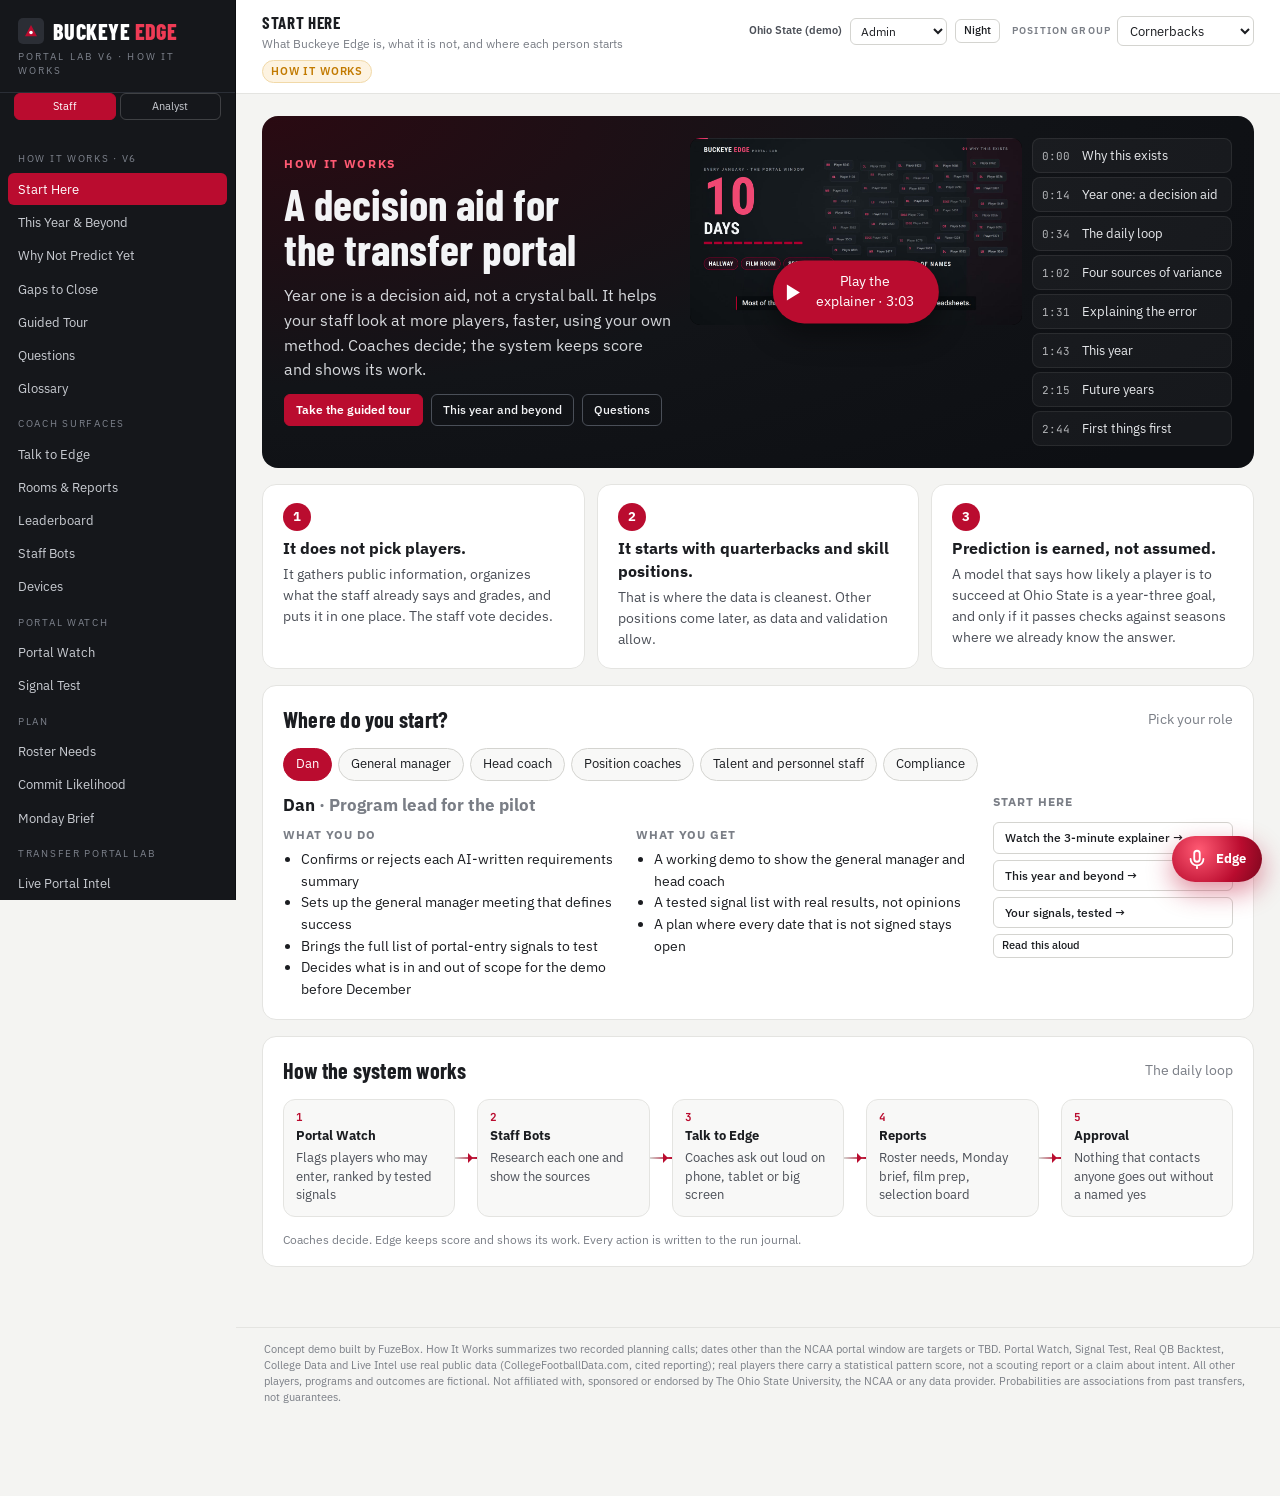
<file: v6/index.html>
<!doctype html>
<html lang="en">
<head>
<meta charset="UTF-8" />
<meta name="viewport" content="width=device-width, initial-scale=1.0" />
<title>Buckeye Edge · Portal Lab v6 · How It Works</title>
<meta name="theme-color" content="#15171b" />
<link rel="manifest" href="./manifest.webmanifest" />
<meta name="apple-mobile-web-app-capable" content="yes" />
<script>try{if(matchMedia('(prefers-color-scheme: dark)').matches)document.documentElement.dataset.theme='dark'}catch(e){}</script>
<link rel="icon" href="data:image/svg+xml,%3Csvg xmlns=%27http://www.w3.org/2000/svg%27 viewBox=%270 0 24 24%27%3E%3Crect width=%2724%27 height=%2724%27 rx=%275%27 fill=%27%2315171b%27/%3E%3Cpath d=%27M12 4 20 19H4z%27 fill=%27%23ba0c2f%27/%3E%3Ccircle cx=%2712%27 cy=%2714%27 r=%272.4%27 fill=%27%23fff%27/%3E%3C/svg%3E" />
<link rel="preconnect" href="https://fonts.googleapis.com" />
<link rel="preconnect" href="https://fonts.gstatic.com" crossorigin />
<link href="https://fonts.googleapis.com/css2?family=Barlow+Condensed:wght@500;600;700;800&family=IBM+Plex+Sans:wght@400;500;600;700&family=JetBrains+Mono:wght@400;500;600&display=swap" rel="stylesheet" />
<link rel="stylesheet" href="./styles.css" />
</head>
<body>
<div class="shell">
  <aside class="side">
    <div class="brand">
      <div class="brand-row"><span class="mark" aria-hidden="true"><svg width="16" height="16" viewBox="0 0 24 24"><path d="M12 3 21 20H3z" fill="#ba0c2f"/><circle cx="12" cy="14.2" r="2.6" fill="#fff"/></svg></span><div class="wordmark">BUCKEYE <em>EDGE</em></div></div>
      <div class="brand-sub">Portal Lab v6 · How It Works</div>
    </div>
    <div class="mode-sw" id="mode-sw"></div>
    <nav class="nav" id="nav" aria-label="Primary"></nav>
    <div class="side-foot"><div><span class="dot"></span>CEG + Bayesian engines in-browser</div><div>Run Journal · <b id="chain-n">0</b> receipts</div><div class="chain" id="chain-tip">—</div><div style="margin-top:6px">Portal Watch and Signal Test use real public data · other screens use fictional players unless labeled</div></div>
  </aside>
  <div class="main">
    <nav class="mobile-nav" id="mnav" aria-label="Primary mobile"></nav>
    <header class="topbar">
      <div class="tb-title"><div class="crumb" id="crumb">Start Here</div><div class="sub" id="crumb-sub"></div></div>
      <div class="sp"></div>
      <div id="rp-bar" class="rp-barwrap"></div>
      <div class="field inline pl-only"><label for="cfg-pos">Position group</label><select id="cfg-pos"></select></div>
      <div class="field inline pl-only pl-def"><label for="cfg-def">Success =</label><select id="cfg-def"></select></div>
      <span class="synthetic-pill">Synthetic data</span>
    </header>
    <main class="page" id="page"><div id="boot" class="bootmsg"><div class="skeleton" style="height:90px"></div><div class="skeleton" style="height:340px;margin-top:14px"></div><p class="note">Loading the recruiting platform and fitting the Portal Lab model…</p></div></main>
    <footer class="foot">Concept demo built by FuzeBox. How It Works summarizes two recorded planning calls; dates other than the NCAA portal window are targets or TBD. Portal Watch, Signal Test, Real QB Backtest, College Data and Live Intel use real public data (CollegeFootballData.com, cited reporting); real players there carry a statistical pattern score, not a scouting report or a claim about intent. All other players, programs and outcomes are fictional. Not affiliated with, sponsored or endorsed by The Ohio State University, the NCAA or any data provider. Probabilities are associations from past transfers, not guarantees.</footer>
  </div>
</div>
<div id="busy" class="busy" hidden><div><span class="spin"></span>Refitting the model…</div></div>
<div id="toast" class="toast" hidden></div>
<script>window.__API_BASE__ = "__PORT_8005__";</script>
<script type="module" src="./js/app.js"></script>
</body>
</html>
</file>
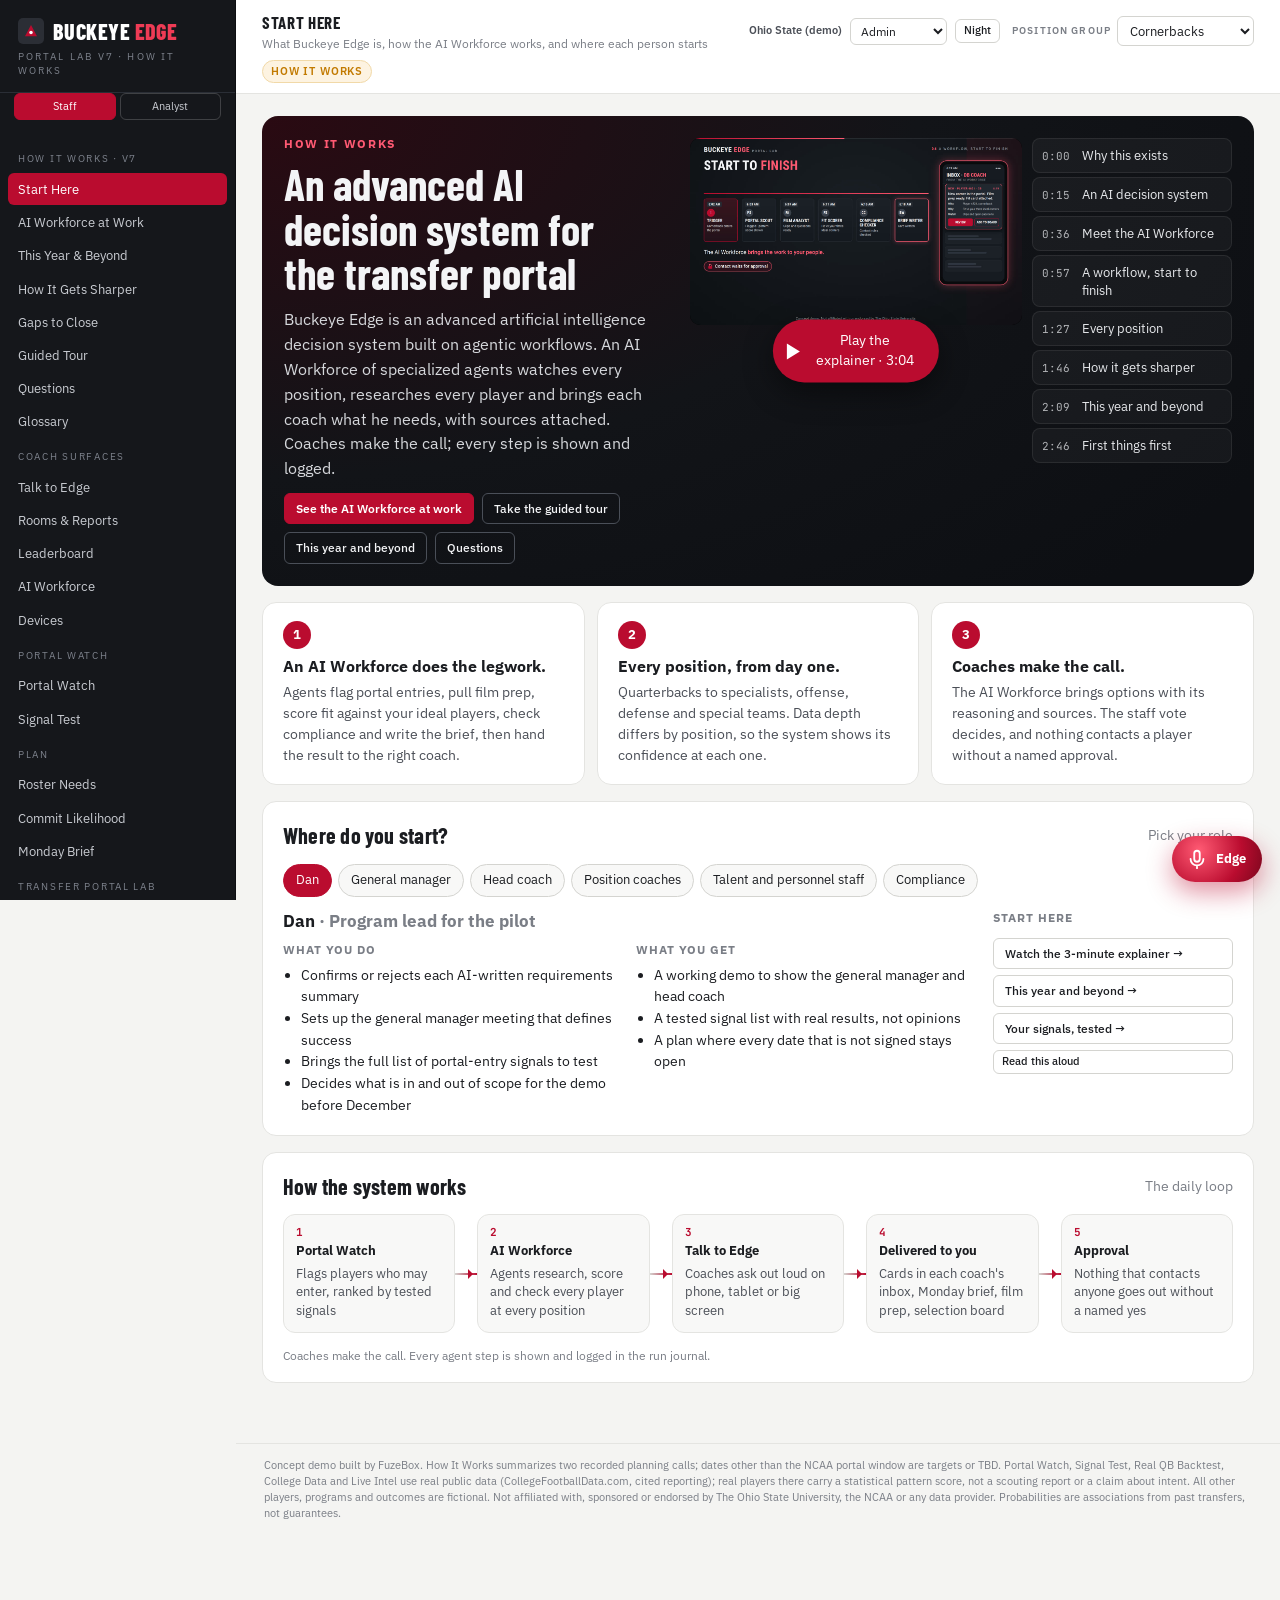
<file: v7/index.html>
<!doctype html>
<html lang="en">
<head>
<meta charset="UTF-8" />
<meta name="viewport" content="width=device-width, initial-scale=1.0" />
<title>Buckeye Edge · Portal Lab v7 · How It Works</title>
<meta name="theme-color" content="#15171b" />
<link rel="manifest" href="./manifest.webmanifest" />
<meta name="apple-mobile-web-app-capable" content="yes" />
<script>try{if(matchMedia('(prefers-color-scheme: dark)').matches)document.documentElement.dataset.theme='dark'}catch(e){}</script>
<link rel="icon" href="data:image/svg+xml,%3Csvg xmlns=%27http://www.w3.org/2000/svg%27 viewBox=%270 0 24 24%27%3E%3Crect width=%2724%27 height=%2724%27 rx=%275%27 fill=%27%2315171b%27/%3E%3Cpath d=%27M12 4 20 19H4z%27 fill=%27%23ba0c2f%27/%3E%3Ccircle cx=%2712%27 cy=%2714%27 r=%272.4%27 fill=%27%23fff%27/%3E%3C/svg%3E" />
<link rel="preconnect" href="https://fonts.googleapis.com" />
<link rel="preconnect" href="https://fonts.gstatic.com" crossorigin />
<link href="https://fonts.googleapis.com/css2?family=Barlow+Condensed:wght@500;600;700;800&family=IBM+Plex+Sans:wght@400;500;600;700&family=JetBrains+Mono:wght@400;500;600&display=swap" rel="stylesheet" />
<link rel="stylesheet" href="./styles.css" />
</head>
<body>
<div class="shell">
  <aside class="side">
    <div class="brand">
      <div class="brand-row"><span class="mark" aria-hidden="true"><svg width="16" height="16" viewBox="0 0 24 24"><path d="M12 3 21 20H3z" fill="#ba0c2f"/><circle cx="12" cy="14.2" r="2.6" fill="#fff"/></svg></span><div class="wordmark">BUCKEYE <em>EDGE</em></div></div>
      <div class="brand-sub">Portal Lab v7 · How It Works</div>
    </div>
    <div class="mode-sw" id="mode-sw"></div>
    <nav class="nav" id="nav" aria-label="Primary"></nav>
    <div class="side-foot"><div><span class="dot"></span>CEG + Bayesian engines in-browser</div><div>Run Journal · <b id="chain-n">0</b> receipts</div><div class="chain" id="chain-tip">—</div><div style="margin-top:6px">Portal Watch and Signal Test use real public data · other screens use fictional players unless labeled</div></div>
  </aside>
  <div class="main">
    <nav class="mobile-nav" id="mnav" aria-label="Primary mobile"></nav>
    <header class="topbar">
      <div class="tb-title"><div class="crumb" id="crumb">Start Here</div><div class="sub" id="crumb-sub"></div></div>
      <div class="sp"></div>
      <div id="rp-bar" class="rp-barwrap"></div>
      <div class="field inline pl-only"><label for="cfg-pos">Position group</label><select id="cfg-pos"></select></div>
      <div class="field inline pl-only pl-def"><label for="cfg-def">Success =</label><select id="cfg-def"></select></div>
      <span class="synthetic-pill">Synthetic data</span>
    </header>
    <main class="page" id="page"><div id="boot" class="bootmsg"><div class="skeleton" style="height:90px"></div><div class="skeleton" style="height:340px;margin-top:14px"></div><p class="note">Loading the recruiting platform and fitting the Portal Lab model…</p></div></main>
    <footer class="foot">Concept demo built by FuzeBox. How It Works summarizes two recorded planning calls; dates other than the NCAA portal window are targets or TBD. Portal Watch, Signal Test, Real QB Backtest, College Data and Live Intel use real public data (CollegeFootballData.com, cited reporting); real players there carry a statistical pattern score, not a scouting report or a claim about intent. All other players, programs and outcomes are fictional. Not affiliated with, sponsored or endorsed by The Ohio State University, the NCAA or any data provider. Probabilities are associations from past transfers, not guarantees.</footer>
  </div>
</div>
<div id="busy" class="busy" hidden><div><span class="spin"></span>Refitting the model…</div></div>
<div id="toast" class="toast" hidden></div>
<script>window.__API_BASE__ = "__PORT_8006__";</script>
<script type="module" src="./js/app.js"></script>
</body>
</html>
</file>
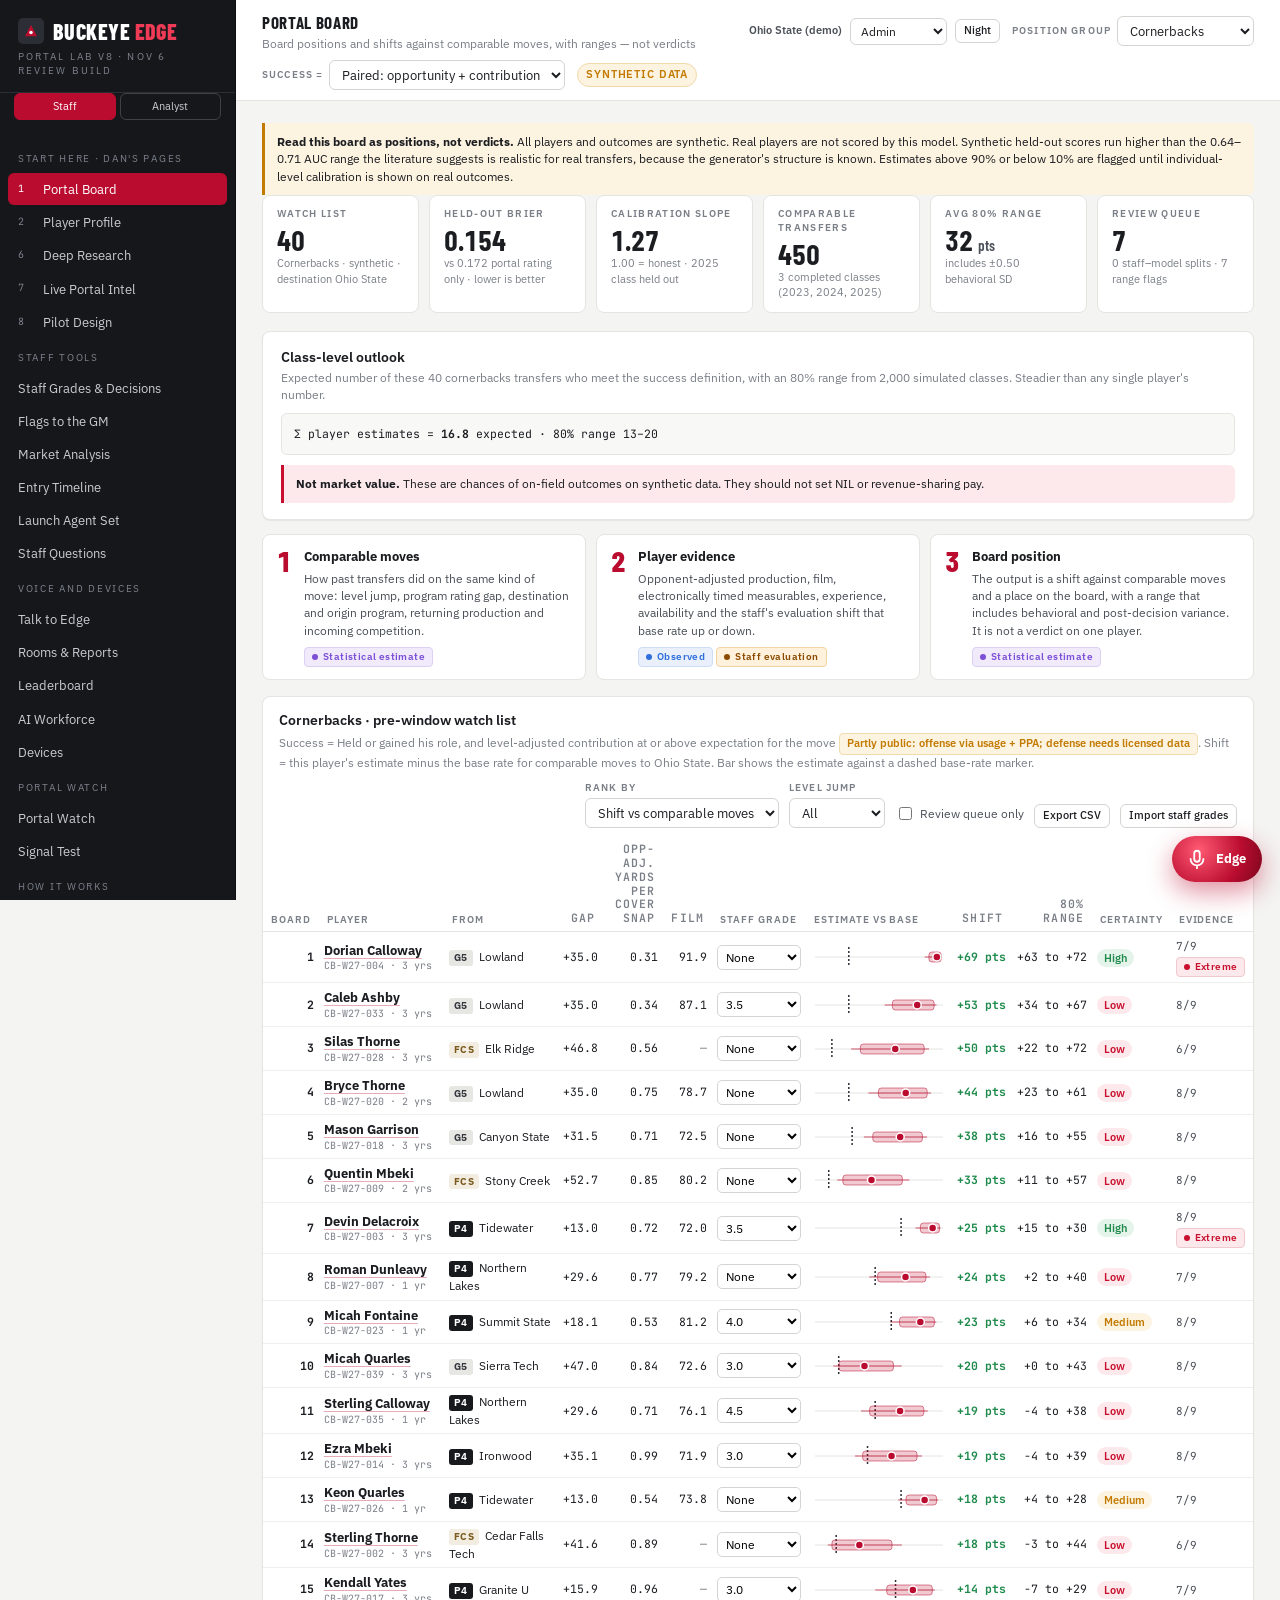
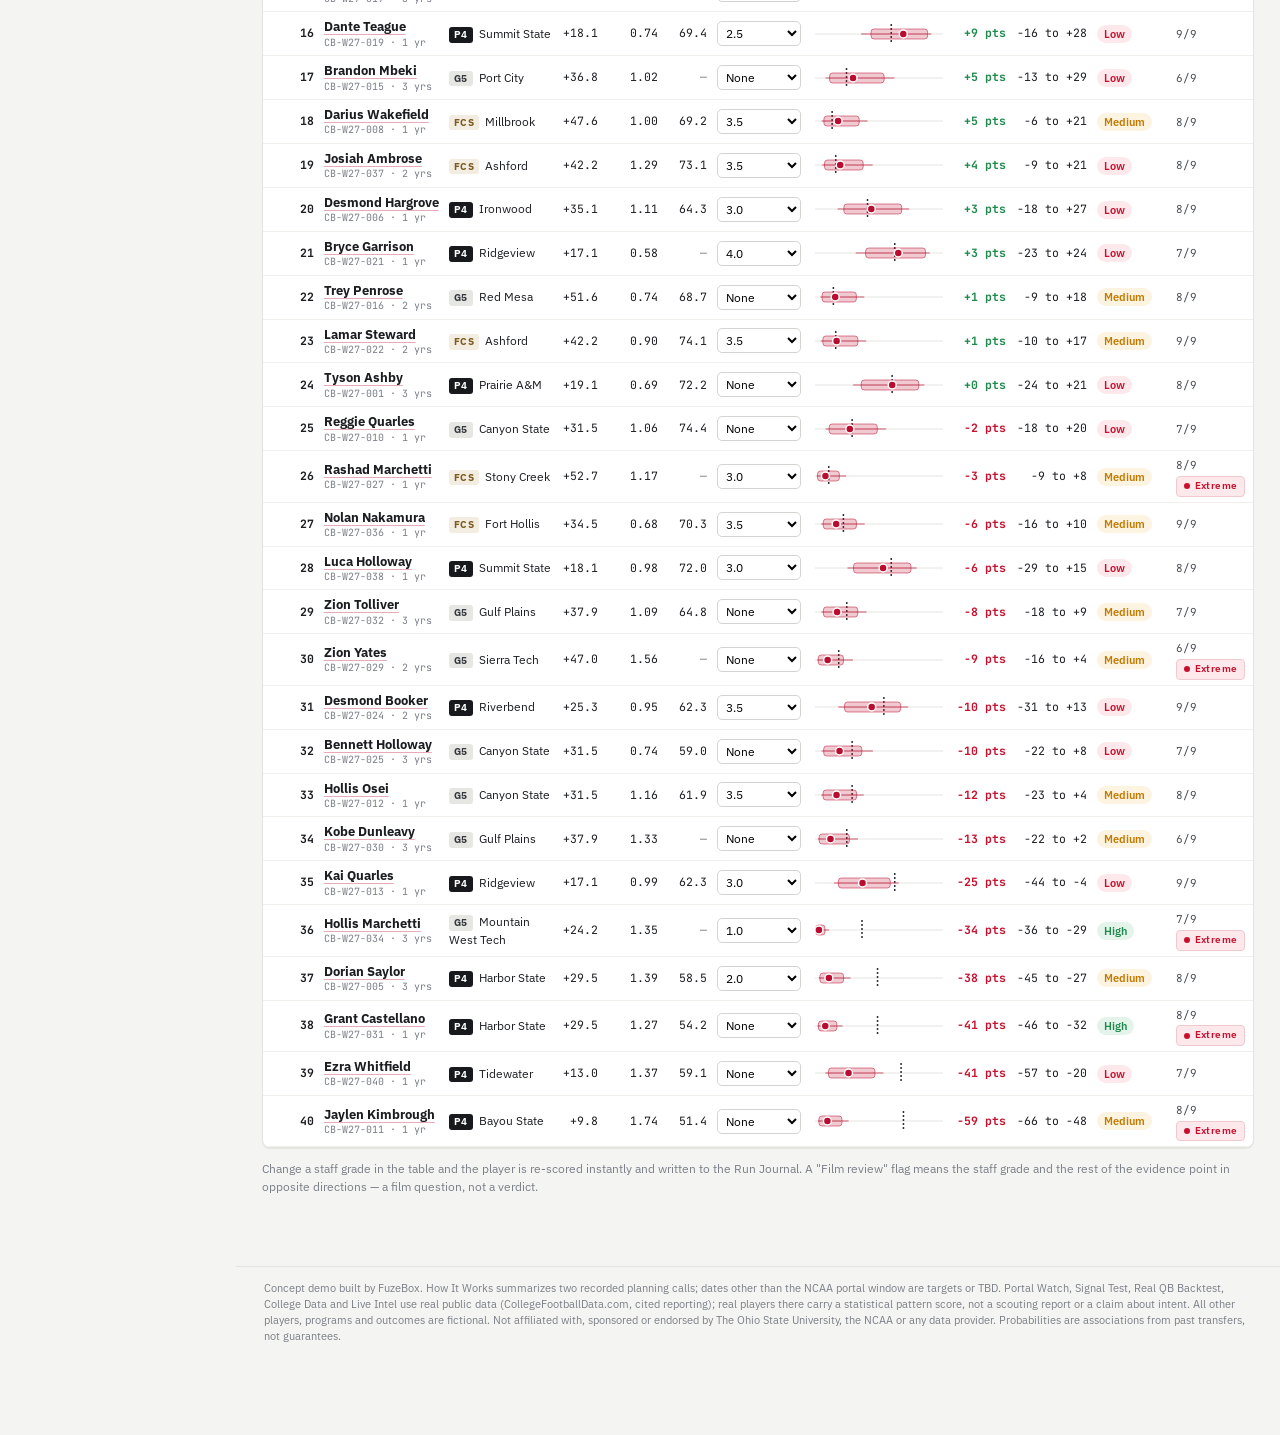
<file: v8/index.html>
<!doctype html>
<html lang="en">
<head>
<meta charset="UTF-8" />
<meta name="viewport" content="width=device-width, initial-scale=1.0" />
<title>Buckeye Edge · Portal Lab v8 · Nov 6 Review Build</title>
<meta name="theme-color" content="#15171b" />
<link rel="manifest" href="./manifest.webmanifest" />
<meta name="apple-mobile-web-app-capable" content="yes" />
<script>try{if(matchMedia('(prefers-color-scheme: dark)').matches)document.documentElement.dataset.theme='dark'}catch(e){}</script>
<link rel="icon" href="data:image/svg+xml,%3Csvg xmlns=%27http://www.w3.org/2000/svg%27 viewBox=%270 0 24 24%27%3E%3Crect width=%2724%27 height=%2724%27 rx=%275%27 fill=%27%2315171b%27/%3E%3Cpath d=%27M12 4 20 19H4z%27 fill=%27%23ba0c2f%27/%3E%3Ccircle cx=%2712%27 cy=%2714%27 r=%272.4%27 fill=%27%23fff%27/%3E%3C/svg%3E" />
<link rel="preconnect" href="https://fonts.googleapis.com" />
<link rel="preconnect" href="https://fonts.gstatic.com" crossorigin />
<link href="https://fonts.googleapis.com/css2?family=Barlow+Condensed:wght@500;600;700;800&family=IBM+Plex+Sans:wght@400;500;600;700&family=JetBrains+Mono:wght@400;500;600&display=swap" rel="stylesheet" />
<link rel="stylesheet" href="./styles.css" />
</head>
<body>
<div class="shell">
  <aside class="side">
    <div class="brand">
      <div class="brand-row"><span class="mark" aria-hidden="true"><svg width="16" height="16" viewBox="0 0 24 24"><path d="M12 3 21 20H3z" fill="#ba0c2f"/><circle cx="12" cy="14.2" r="2.6" fill="#fff"/></svg></span><div class="wordmark">BUCKEYE <em>EDGE</em></div></div>
      <div class="brand-sub">Portal Lab v8 · Nov 6 Review Build</div>
    </div>
    <div class="mode-sw" id="mode-sw"></div>
    <nav class="nav" id="nav" aria-label="Primary"></nav>
    <div class="side-foot"><div><span class="dot"></span>CEG + Bayesian engines in-browser</div><div>Run Journal · <b id="chain-n">0</b> receipts</div><div class="chain" id="chain-tip">—</div><div style="margin-top:6px">Portal Watch and Signal Test use real public data · other screens use fictional players unless labeled</div></div>
  </aside>
  <div class="main">
    <nav class="mobile-nav" id="mnav" aria-label="Primary mobile"></nav>
    <header class="topbar">
      <div class="tb-title"><div class="crumb" id="crumb">Start Here</div><div class="sub" id="crumb-sub"></div></div>
      <div class="sp"></div>
      <div id="rp-bar" class="rp-barwrap"></div>
      <div class="field inline pl-only"><label for="cfg-pos">Position group</label><select id="cfg-pos"></select></div>
      <div class="field inline pl-only pl-def"><label for="cfg-def">Success =</label><select id="cfg-def"></select></div>
      <span class="synthetic-pill">Synthetic data</span>
    </header>
    <main class="page" id="page"><div id="boot" class="bootmsg"><div class="skeleton" style="height:90px"></div><div class="skeleton" style="height:340px;margin-top:14px"></div><p class="note">Loading the recruiting platform and fitting the Portal Lab model…</p></div></main>
    <footer class="foot">Concept demo built by FuzeBox. How It Works summarizes two recorded planning calls; dates other than the NCAA portal window are targets or TBD. Portal Watch, Signal Test, Real QB Backtest, College Data and Live Intel use real public data (CollegeFootballData.com, cited reporting); real players there carry a statistical pattern score, not a scouting report or a claim about intent. All other players, programs and outcomes are fictional. Not affiliated with, sponsored or endorsed by The Ohio State University, the NCAA or any data provider. Probabilities are associations from past transfers, not guarantees.</footer>
  </div>
</div>
<div id="busy" class="busy" hidden><div><span class="spin"></span>Refitting the model…</div></div>
<div id="toast" class="toast" hidden></div>
<script>window.__API_BASE__ = "__PORT_8006__";</script>
<script type="module" src="./js/app.js"></script>
</body>
</html>
</file>
<file: v1/styles.css>
:root {
  --scarlet: #ba0c2f;
  --scarlet-600: #9e0a28;
  --scarlet-50: #fbeef1;
  --gray-ink: #17191d;
  --side: #15171b;
  --side-2: #1d2026;
  --side-line: #2a2e36;
  --side-text: #c9ccd2;
  --side-dim: #7d828c;
  --bg: #f4f4f2;
  --surface: #ffffff;
  --surface-2: #f8f8f7;
  --line: #e4e4e1;
  --line-2: #d4d4d0;
  --ink: #1b1d21;
  --ink-2: #4b4f57;
  --ink-3: #7a7e86;
  --obs: #2f6fdb;
  --obs-bg: #e9f0fc;
  --est: #7b4fd6;
  --est-bg: #f0eafb;
  --hyp: #c27a00;
  --hyp-bg: #fdf3e1;
  --sim: #c8102e;
  --sim-bg: #fde9ec;
  --ok: #1f8a4c;
  --ok-bg: #e5f4eb;
  --warn: #b26b00;
  --fz: #0e7c86;
  --fz-bg: #e3f3f4;
  --font-display: "Barlow Condensed", "Arial Narrow", sans-serif;
  --font-body: "IBM Plex Sans", system-ui, sans-serif;
  --font-mono: "JetBrains Mono", ui-monospace, monospace;
  --r: 8px;
  --shadow: 0 1px 2px rgba(20, 22, 26, 0.04), 0 1px 1px rgba(20, 22, 26, 0.03);
}

* { box-sizing: border-box; }
html, body, #root { height: 100%; }
body {
  margin: 0;
  background: var(--bg);
  color: var(--ink);
  font-family: var(--font-body);
  font-size: 13.5px;
  line-height: 1.45;
  -webkit-font-smoothing: antialiased;
  font-variant-numeric: tabular-nums;
}
button { font: inherit; cursor: pointer; }
input, select { font: inherit; }
a { color: inherit; }

/* ---------- shell ---------- */
.shell { display: grid; grid-template-columns: 236px 1fr; min-height: 100vh; }
.side {
  background: var(--side);
  color: var(--side-text);
  display: flex; flex-direction: column;
  position: sticky; top: 0; height: 100vh; overflow-y: auto;
  border-right: 1px solid #0d0e11;
}
.brand { padding: 18px 18px 14px; border-bottom: 1px solid var(--side-line); }
.brand-row { display: flex; align-items: center; gap: 9px; }
.mark { width: 26px; height: 26px; border-radius: 5px; background: #2b2e35; display: grid; place-items: center; flex: none; }
.wordmark { font-family: var(--font-display); font-weight: 800; font-size: 22px; letter-spacing: 0.02em; color: #fff; line-height: 1; }
.wordmark em { font-style: normal; color: #ef3b55; }
.brand-sub { font-size: 9.5px; letter-spacing: 0.22em; color: var(--side-dim); margin-top: 6px; text-transform: uppercase; }
.nav { padding: 10px 8px; display: flex; flex-direction: column; gap: 1px; }
.nav-sec { font-size: 9.5px; letter-spacing: 0.18em; text-transform: uppercase; color: var(--side-dim); padding: 12px 10px 6px; }
.nav button {
  background: none; border: 0; color: var(--side-text); text-align: left;
  padding: 7px 10px; border-radius: 6px; font-size: 12.5px; display: flex; align-items: center; gap: 9px;
}
.nav button:hover { background: var(--side-2); color: #fff; }
.nav button.on { background: var(--scarlet); color: #fff; }
.nav button.on.fz { background: var(--fz); }
.nav button svg { flex: none; opacity: 0.85; }
.side-foot { margin-top: auto; padding: 14px 18px; font-size: 10.5px; color: var(--side-dim); border-top: 1px solid var(--side-line); line-height: 1.6; }
.side-foot .dot { display: inline-block; width: 6px; height: 6px; border-radius: 50%; background: #3ccf7a; margin-right: 6px; vertical-align: 1px; }
.side-foot .chain { font-family: var(--font-mono); color: #9fd8dc; font-size: 10px; word-break: break-all; }

.main { min-width: 0; display: flex; flex-direction: column; }
.topbar {
  display: flex; align-items: center; gap: 12px; padding: 10px 26px; background: var(--surface);
  border-bottom: 1px solid var(--line); position: sticky; top: 0; z-index: 20; min-height: 48px;
}
.topbar .crumb { font-family: var(--font-display); font-weight: 700; font-size: 17px; letter-spacing: 0.04em; text-transform: uppercase; }
.topbar .sub { color: var(--ink-3); font-size: 12px; }
.topbar .sp { flex: 1; }
.synthetic-pill {
  font-size: 10.5px; font-weight: 600; letter-spacing: 0.08em; text-transform: uppercase; color: var(--hyp);
  background: var(--hyp-bg); border: 1px solid #f1d9a8; padding: 3px 8px; border-radius: 99px; white-space: nowrap;
}
.fz-pill {
  font-size: 10.5px; font-weight: 600; letter-spacing: 0.06em; color: var(--fz); background: var(--fz-bg);
  border: 1px solid #bfe3e6; padding: 3px 8px; border-radius: 99px; white-space: nowrap; display: inline-flex; gap: 6px; align-items: center;
  font-family: var(--font-mono);
}
.page { padding: 22px 26px 60px; max-width: 1360px; width: 100%; }
.page-title { font-family: var(--font-display); font-weight: 800; font-size: 26px; text-transform: uppercase; letter-spacing: 0.02em; margin: 0; line-height: 1.05; }
.page-desc { color: var(--ink-3); margin: 3px 0 18px; font-size: 12.5px; }

/* ---------- primitives ---------- */
.card { background: var(--surface); border: 1px solid var(--line); border-radius: var(--r); box-shadow: var(--shadow); }
.card-pad { padding: 16px 18px; }
.card-h { display: flex; align-items: flex-start; gap: 10px; margin-bottom: 10px; }
.card-h h3 { margin: 0; font-size: 13.5px; font-weight: 600; }
.card-h p { margin: 2px 0 0; color: var(--ink-3); font-size: 11.5px; }
.card-h .sp { flex: 1; }
.grid { display: grid; gap: 14px; }
.g2 { grid-template-columns: repeat(2, minmax(0, 1fr)); }
.g3 { grid-template-columns: repeat(3, minmax(0, 1fr)); }
.g4 { grid-template-columns: repeat(4, minmax(0, 1fr)); }
.g-side { grid-template-columns: minmax(0, 1fr) 340px; }
.kpis { display: grid; grid-template-columns: repeat(auto-fit, minmax(140px, 1fr)); gap: 10px; margin-bottom: 18px; }
.kpi { background: var(--surface); border: 1px solid var(--line); border-radius: var(--r); padding: 11px 14px; }
.kpi .l { font-size: 9.5px; letter-spacing: 0.14em; text-transform: uppercase; color: var(--ink-3); font-weight: 600; }
.kpi .v { font-family: var(--font-display); font-weight: 700; font-size: 28px; line-height: 1.1; margin-top: 4px; }
.kpi .v small { font-size: 15px; font-weight: 600; margin-left: 2px; color: var(--ink-2); }
.kpi .s { font-size: 11px; color: var(--ink-3); }
.sec-label { font-size: 10px; letter-spacing: 0.18em; text-transform: uppercase; color: var(--ink-3); font-weight: 600; margin: 22px 0 10px; display: flex; align-items: center; gap: 8px; }
.sec-label::before { content: ""; width: 14px; height: 2px; background: var(--scarlet); }

.badge {
  display: inline-flex; align-items: center; gap: 5px; font-size: 10px; font-weight: 600; letter-spacing: 0.04em;
  padding: 2px 7px; border-radius: 4px; white-space: nowrap; border: 1px solid transparent;
}
.badge::before { content: ""; width: 6px; height: 6px; border-radius: 50%; background: currentColor; }
.b-observed { color: var(--obs); background: var(--obs-bg); border-color: #cfdcf7; }
.b-estimate { color: var(--est); background: var(--est-bg); border-color: #ddd0f5; }
.b-hypothesis { color: var(--hyp); background: var(--hyp-bg); border-color: #f1dcb0; }
.b-simulated { color: #fff; background: var(--sim); }
.b-simulated::before { background: #fff; }
.b-fz { color: var(--fz); background: var(--fz-bg); border-color: #bfe3e6; }
.b-ok { color: var(--ok); background: var(--ok-bg); border-color: #c5e6d2; }
.b-bad { color: var(--sim); background: var(--sim-bg); border-color: #f3c6ce; }

.btn {
  border: 1px solid var(--line-2); background: var(--surface); color: var(--ink); border-radius: 6px;
  padding: 6px 11px; font-size: 12px; font-weight: 500; display: inline-flex; align-items: center; gap: 6px; white-space: nowrap;
}
.btn:hover { border-color: var(--ink-3); }
.btn.primary { background: var(--scarlet); border-color: var(--scarlet); color: #fff; font-weight: 600; }
.btn.primary:hover { background: var(--scarlet-600); }
.btn.fz { background: var(--fz); border-color: var(--fz); color: #fff; font-weight: 600; }
.btn.sm { padding: 3px 8px; font-size: 11px; }
.btn:disabled { opacity: 0.45; cursor: not-allowed; }
.btn:focus-visible, .nav button:focus-visible, select:focus-visible, input:focus-visible { outline: 2px solid var(--scarlet); outline-offset: 1px; }

.filters { display: flex; flex-wrap: wrap; gap: 10px; align-items: flex-end; }
.field { display: flex; flex-direction: column; gap: 3px; }
.field label { font-size: 9.5px; letter-spacing: 0.12em; text-transform: uppercase; color: var(--ink-3); font-weight: 600; }
.field select, .field input {
  border: 1px solid var(--line-2); border-radius: 6px; padding: 5px 8px; background: var(--surface); font-size: 12.5px; min-width: 96px; color: var(--ink);
}
.tabs { display: flex; gap: 2px; border-bottom: 1px solid var(--line); margin-bottom: 14px; flex-wrap: wrap; }
.tabs button { background: none; border: 0; padding: 8px 12px; font-size: 12.5px; color: var(--ink-3); border-bottom: 2px solid transparent; margin-bottom: -1px; }
.tabs button.on { color: var(--ink); border-bottom-color: var(--scarlet); font-weight: 600; }

table.t { width: 100%; border-collapse: collapse; font-size: 12px; }
table.t th { text-align: left; font-size: 9.5px; letter-spacing: 0.1em; text-transform: uppercase; color: var(--ink-3); font-weight: 600; padding: 6px 8px; border-bottom: 1px solid var(--line); white-space: nowrap; }
table.t td { padding: 6px 8px; border-bottom: 1px solid #efefec; vertical-align: top; }
table.t tr:hover td { background: #fafaf8; }
table.t td.n, table.t th.n { text-align: right; font-family: var(--font-mono); font-size: 11.5px; }
.mono { font-family: var(--font-mono); font-size: 11.5px; }
.dim { color: var(--ink-3); }
.pos { color: var(--ok); }
.neg { color: var(--sim); }
.scroll-x { overflow-x: auto; }
.note { font-size: 11.5px; color: var(--ink-3); line-height: 1.5; }
.callout { border-left: 3px solid var(--hyp); background: var(--hyp-bg); padding: 10px 12px; border-radius: 0 6px 6px 0; font-size: 12px; }
.callout.fz { border-left-color: var(--fz); background: var(--fz-bg); }
.callout.sim { border-left-color: var(--sim); background: var(--sim-bg); }
.sim-banner {
  background: repeating-linear-gradient(135deg, var(--sim), var(--sim) 12px, #a80d27 12px, #a80d27 24px);
  color: #fff; font-weight: 700; letter-spacing: 0.06em; font-size: 11.5px; padding: 7px 12px; border-radius: 6px; margin-bottom: 12px;
}

/* flagship cards */
.fcard { padding: 14px 16px; display: flex; flex-direction: column; gap: 6px; text-align: left; border: 1px solid var(--line); background: var(--surface); border-radius: var(--r); transition: border-color .15s, transform .15s; }
.fcard:hover { border-color: var(--scarlet); transform: translateY(-1px); }
.fcard .num { font-family: var(--font-display); font-weight: 800; font-size: 30px; color: var(--scarlet); line-height: 1; }
.fcard h4 { margin: 0; font-size: 13.5px; }
.fcard p { margin: 0; color: var(--ink-2); font-size: 12px; }
.fcard .top { display: flex; justify-content: space-between; align-items: flex-start; }

.headline { font-family: var(--font-display); font-weight: 700; font-size: 22px; line-height: 1.15; margin: 4px 0 6px; letter-spacing: 0.005em; }

/* ask drawer */
.ask-fab {
  position: fixed; right: 22px; bottom: 20px; z-index: 40; background: var(--scarlet); color: #fff; border: 0; border-radius: 99px;
  padding: 10px 16px; font-weight: 600; font-size: 12.5px; box-shadow: 0 6px 20px rgba(186, 12, 47, 0.35); display: flex; gap: 8px; align-items: center;
}
.ask {
  position: fixed; right: 18px; bottom: 18px; width: 400px; max-width: calc(100vw - 24px); height: min(640px, calc(100vh - 36px));
  background: var(--surface); border: 1px solid var(--line-2); border-radius: 12px; z-index: 50; display: flex; flex-direction: column;
  box-shadow: 0 18px 50px rgba(0, 0, 0, 0.22); overflow: hidden;
}
.ask-h { background: var(--side); color: #fff; padding: 11px 14px; display: flex; align-items: center; gap: 8px; }
.ask-h b { font-size: 13px; }
.ask-h .ctx { font-size: 10.5px; color: var(--side-dim); }
.ask-h button { background: none; border: 0; color: var(--side-text); font-size: 12px; }
.ask-body { flex: 1; overflow-y: auto; padding: 12px; display: flex; flex-direction: column; gap: 10px; background: var(--surface-2); }
.msg-u { align-self: flex-end; background: var(--side); color: #fff; padding: 7px 11px; border-radius: 10px 10px 2px 10px; max-width: 85%; font-size: 12.5px; }
.msg-a { background: var(--surface); border: 1px solid var(--line); padding: 10px 12px; border-radius: 10px; font-size: 12.5px; }
.msg-a .chips { display: flex; gap: 4px; flex-wrap: wrap; margin-bottom: 6px; }
.msg-a ul { margin: 6px 0 0; padding-left: 16px; }
.msg-a details { margin-top: 8px; font-size: 11.5px; color: var(--ink-2); }
.msg-a details summary { cursor: pointer; font-weight: 600; color: var(--ink); }
.ask-sugg { display: flex; flex-wrap: wrap; gap: 5px; padding: 8px 12px 0; }
.ask-sugg button { border: 1px solid var(--line-2); background: var(--surface); border-radius: 99px; font-size: 11px; padding: 3px 9px; }
.ask-in { display: flex; gap: 6px; padding: 10px 12px 12px; }
.ask-in input { flex: 1; border: 1px solid var(--line-2); border-radius: 6px; padding: 7px 9px; font-size: 12.5px; }

/* replay */
.field-wrap { position: relative; background: #2d5a33; border-radius: 8px; overflow: hidden; }
.field-wrap canvas { display: block; width: 100%; height: auto; }
.player-ctl { display: flex; align-items: center; gap: 8px; padding: 8px 0 0; flex-wrap: wrap; }
.player-ctl input[type=range] { flex: 1; min-width: 160px; accent-color: var(--scarlet); }
.legend { display: flex; gap: 12px; font-size: 11px; color: var(--ink-2); flex-wrap: wrap; }
.legend i { display: inline-block; width: 9px; height: 9px; border-radius: 50%; margin-right: 4px; vertical-align: -1px; }

/* ledger */
.chain-row { display: grid; grid-template-columns: 44px 150px minmax(0, 1fr) 96px 120px; gap: 10px; align-items: center; padding: 8px 10px; border-bottom: 1px solid #efefec; font-size: 12px; cursor: pointer; }
.chain-row:hover { background: #fafaf8; }
.chain-row.sel { background: var(--fz-bg); }
.chain-row.bad { background: var(--sim-bg); }
.hash { font-family: var(--font-mono); font-size: 10.5px; color: var(--ink-3); overflow: hidden; text-overflow: ellipsis; white-space: nowrap; }
pre.json { background: #101216; color: #d7dae0; font-family: var(--font-mono); font-size: 11px; padding: 12px; border-radius: 8px; overflow: auto; max-height: 520px; margin: 0; line-height: 1.5; }
.receipt-chain { display: flex; flex-wrap: wrap; gap: 4px; align-items: center; margin: 8px 0; }
.receipt-chain span { font-size: 10px; font-weight: 600; letter-spacing: 0.06em; text-transform: uppercase; padding: 3px 7px; border-radius: 4px; background: var(--fz-bg); color: var(--fz); }
.receipt-chain b { color: var(--ink-3); font-weight: 400; }

.skeleton { background: linear-gradient(90deg, #ececea, #f6f6f4, #ececea); background-size: 200% 100%; animation: sk 1.2s infinite; border-radius: 6px; }
@keyframes sk { to { background-position: -200% 0; } }

.toast { position: fixed; left: 50%; transform: translateX(-50%); bottom: 22px; background: var(--side); color: #fff; padding: 8px 14px; border-radius: 8px; font-size: 12px; z-index: 60; display: flex; gap: 8px; align-items: center; }
.toast .h { font-family: var(--font-mono); color: #9fd8dc; font-size: 11px; }

.mobile-nav { display: none; }

@media (max-width: 1100px) {
  .g4 { grid-template-columns: repeat(2, minmax(0, 1fr)); }
  .g3 { grid-template-columns: repeat(2, minmax(0, 1fr)); }
  .g-side { grid-template-columns: 1fr; }
}
@media (max-width: 760px) {
  .shell { grid-template-columns: 1fr; }
  .side { display: none; }
  .mobile-nav { display: flex; gap: 4px; overflow-x: auto; padding: 8px 12px; background: var(--side); position: sticky; top: 0; z-index: 30; }
  .mobile-nav button { flex: none; background: var(--side-2); border: 0; color: var(--side-text); border-radius: 99px; padding: 6px 11px; font-size: 12px; }
  .mobile-nav button.on { background: var(--scarlet); color: #fff; }
  .mobile-nav button.on.fz { background: var(--fz); }
  .topbar { position: static; padding: 10px 14px; flex-wrap: wrap; }
  .page { padding: 16px 14px 80px; }
  .g2, .g3, .g4 { grid-template-columns: 1fr; }
  .chain-row { grid-template-columns: 36px 1fr 90px; }
  .chain-row .hide-m { display: none; }
  .headline { font-size: 19px; }
  .kpi .v { font-size: 24px; }
}
.card:not(.card-pad) > .card-h { padding: 14px 16px 8px; margin-bottom: 0; }
.foot { padding: 14px 28px 90px; font-size: 11px; color: var(--ink-3); border-top: 1px solid var(--line); max-width: 1100px; }
@media (max-width: 760px) { .foot { padding: 12px 14px 90px; } }
.grid > * { min-width: 0; }
.card { min-width: 0; overflow-x: auto; }
.card-h { flex-wrap: wrap; }
@media (max-width: 760px) {
  .card-h .sp { display: none; }
  .chain-row { grid-template-columns: 40px minmax(0, 1fr) 96px; }
}
@media (max-width: 760px) { .toast { bottom: auto; top: 58px; max-width: 92vw; } }

/* ---------- Portal Lab additions ---------- */
:root { --staff: #0e7c86; --staff-bg: #e3f3f4; }
.b-staff { color: #8a4b00; background: #fff1dc; border-color: #f2d3a2; }
.nav .nn { font-family: var(--font-mono); font-size: 10px; color: var(--side-dim); width: 16px; }
.nav button.on .nn { color: #fff; }
.nav-note { font-size: 10.5px; color: var(--side-dim); padding: 0 10px 8px; line-height: 1.5; }
.tb-title { min-width: 0; }
.field.inline { flex-direction: row; align-items: center; gap: 6px; }
.field.inline select { min-width: 0; }
.how { display: grid; grid-template-columns: repeat(3, minmax(0, 1fr)); gap: 10px; margin-bottom: 16px; }
.how-step { display: flex; gap: 12px; background: var(--surface); border: 1px solid var(--line); border-radius: var(--r); padding: 12px 14px; }
.how-step .hn { font-family: var(--font-display); font-weight: 800; font-size: 28px; color: var(--scarlet); line-height: 1; }
.how-step b { font-size: 13px; }
.how-step p { margin: 3px 0 7px; color: var(--ink-2); font-size: 12px; }
.filters .chk { font-size: 12px; display: flex; gap: 5px; align-items: center; padding-bottom: 5px; color: var(--ink-2); }
table.board td { vertical-align: middle; }
table.board tr.flag td { background: #fffaf0; }
.lnk { background: none; border: 0; padding: 0; color: var(--ink); text-align: left; }
.lnk:hover { color: var(--scarlet); text-decoration: underline; }
.staff-sel { border: 1px solid var(--line-2); border-radius: 5px; padding: 3px 4px; font-size: 12px; background: #fff; }
.tier { display: inline-block; font-size: 9.5px; font-weight: 700; letter-spacing: .06em; padding: 1px 5px; border-radius: 3px; margin-right: 3px; }
.t-P4 { background: #17191d; color: #fff; } .t-G5 { background: #e6e6e2; color: #33363c; } .t-FCS { background: #f3ece0; color: #7a5a1e; }
.cert { font-size: 10.5px; font-weight: 600; padding: 2px 7px; border-radius: 99px; }
.c-ok { background: var(--ok-bg); color: var(--ok); } .c-mid { background: var(--hyp-bg); color: var(--hyp); } .c-low { background: var(--sim-bg); color: var(--sim); }
.evid { font-family: var(--font-mono); font-size: 11px; color: var(--ink-2); }
.empty { padding: 30px; text-align: center; color: var(--ink-3); }
.ibar { display: block; }
svg.chart { width: 100%; height: auto; display: block; }
svg.chart.sq { max-width: 320px; }
svg .ax { font-size: 10px; fill: #7a7e86; font-family: var(--font-body); }
svg .vl { font-size: 10.5px; fill: #1b1d21; font-weight: 600; font-family: var(--font-mono); }
svg .lab { font-size: 11px; fill: #1b1d21; font-family: var(--font-body); }
svg .d-base { fill: #c9ccd2; } svg .d-post { fill: #ba0c2f; fill-opacity: .75; }
.legend.v { flex-direction: column; gap: 6px; }
.ph { display: flex; justify-content: space-between; align-items: flex-end; gap: 16px; margin-bottom: 16px; flex-wrap: wrap; }
.eyebrow { font-size: 10px; letter-spacing: .16em; text-transform: uppercase; color: var(--scarlet); font-weight: 700; }
.pname { font-family: var(--font-display); font-size: 34px; font-weight: 800; text-transform: uppercase; margin: 2px 0 4px; line-height: 1; }
.pmeta { color: var(--ink-2); font-size: 12.5px; }
.pmeta .dot { color: var(--ink-3); margin: 0 4px; }
.post { display: grid; grid-template-columns: 200px minmax(0, 1fr); gap: 18px; align-items: center; }
.pb { font-family: var(--font-display); font-weight: 800; font-size: 72px; color: var(--scarlet); line-height: .9; }
.pb small { font-size: 32px; }
.ps { font-size: 12.5px; color: var(--ink-2); line-height: 1.8; margin-top: 6px; }
.staff-in { display: flex; gap: 10px; align-items: center; }
.staff-in input { flex: 1; accent-color: var(--scarlet); }
.staff-in output { font-family: var(--font-mono); font-weight: 600; min-width: 80px; text-align: right; }
.row-btns { display: flex; gap: 8px; flex-wrap: wrap; align-items: center; margin-top: 10px; }
.unc { display: grid; gap: 10px; }
.unc > div { display: grid; grid-template-columns: 1fr auto; gap: 2px 10px; padding: 10px 12px; background: var(--surface-2); border: 1px solid var(--line); border-radius: 6px; }
.unc span { font-size: 12px; font-weight: 600; } .unc b { font-family: var(--font-mono); } .unc em { grid-column: 1 / -1; font-style: normal; font-size: 11.5px; color: var(--ink-3); }
.wi { display: grid; grid-template-columns: 120px 1fr 44px; gap: 8px; align-items: center; margin: 8px 0; font-size: 12px; }
.wi input { accent-color: var(--scarlet); width: 100%; } .wi output { font-family: var(--font-mono); text-align: right; }
.sim-on { border-color: var(--sim); }
.sim-out { margin-top: 10px; padding: 8px 10px; background: var(--sim-bg); border-radius: 6px; font-size: 12.5px; }
.triples { font-family: var(--font-mono); font-size: 10.5px; display: grid; gap: 3px; }
.triples div { display: grid; grid-template-columns: 1fr auto 1fr; gap: 6px; padding: 3px 0; border-bottom: 1px dashed #ececea; }
.triples .s { color: var(--ink); overflow: hidden; text-overflow: ellipsis; } .triples .pr { color: var(--est); } .triples .o { color: var(--obs); text-align: right; overflow: hidden; text-overflow: ellipsis; }
.cal-wrap { display: flex; gap: 16px; align-items: center; flex-wrap: wrap; }
.math { font-family: "Cambria Math", "STIX Two Math", Georgia, serif; font-size: 14.5px; background: var(--surface-2); border: 1px solid var(--line); border-radius: 6px; padding: 12px 14px; display: grid; gap: 7px; }
.math .mv { font-style: italic; }
.math div { color: var(--ink); } .math div::after { content: ""; }
.specs { display: grid; gap: 8px; margin-top: 12px; }
.specs > div { display: grid; grid-template-columns: 140px 1fr; gap: 10px; font-size: 12px; }
.specs span { color: var(--ink-3); font-size: 10.5px; letter-spacing: .08em; text-transform: uppercase; font-weight: 600; padding-top: 1px; }
.specs b { font-weight: 500; }
.field input[type=range] { padding: 0; border: 0; accent-color: var(--est); }
.lim { margin: 6px 0 0; padding-left: 18px; font-size: 12.5px; color: var(--ink-2); line-height: 1.7; }
svg.onto { width: 100%; height: auto; display: block; }
.oe line { stroke: #d4d4d0; stroke-width: 1.2; }
.oe.on line { stroke: var(--scarlet); stroke-width: 2; }
.oe text { font-size: 10px; fill: var(--scarlet); font-family: var(--font-mono); paint-order: stroke; stroke: #fff; stroke-width: 4px; }
.on-node { cursor: pointer; }
.on-node rect { stroke-width: 1.5; }
.on-node text { font-size: 12px; font-weight: 600; font-family: var(--font-body); pointer-events: none; }
.l-core rect { fill: #2b2e35; stroke: #2b2e35; } .l-core text { fill: #fff; }
.l-ev rect { fill: #fff; stroke: var(--scarlet); } .l-ev text { fill: var(--scarlet); }
.l-inf rect { fill: var(--est-bg); stroke: var(--est); } .l-inf text { fill: var(--est); }
.l-gov rect { fill: var(--fz-bg); stroke: var(--fz); } .l-gov text { fill: var(--fz); }
.on-node.sel rect { stroke-width: 3; filter: drop-shadow(0 2px 6px rgba(186,12,47,.35)); }
.on-node:focus-visible rect { outline: none; stroke-width: 3; }
.oname { font-family: var(--font-display); font-size: 22px; font-weight: 800; text-transform: uppercase; margin: 2px 0 6px; }
.radio { display: grid; grid-template-columns: 18px 1fr; gap: 0 6px; padding: 7px 0; border-bottom: 1px solid #efefec; font-size: 12.5px; cursor: pointer; }
.radio span { grid-column: 2; color: var(--ink-3); font-size: 11.5px; }
.agenda { margin: 0; padding-left: 18px; font-size: 12.5px; line-height: 1.8; color: var(--ink-2); }
.vout { font-size: 12px; font-family: var(--font-mono); color: var(--fz); }
.chain-row { grid-template-columns: 64px 170px minmax(0, 1fr) 140px 130px; }
.busy { position: fixed; inset: 0; background: rgba(244,244,242,.6); z-index: 70; display: grid; place-items: center; }
.busy > div { background: var(--side); color: #fff; padding: 10px 16px; border-radius: 8px; font-size: 12.5px; display: flex; gap: 10px; align-items: center; }
.spin { width: 14px; height: 14px; border: 2px solid #ffffff55; border-top-color: #fff; border-radius: 50%; animation: sp .8s linear infinite; }
@keyframes sp { to { transform: rotate(360deg); } }
.bootmsg .note { margin-top: 10px; }
[hidden] { display: none !important; }
@media (max-width: 1100px) { .post { grid-template-columns: 1fr; } .topbar { flex-wrap: wrap; } }
@media (max-width: 760px) {
  .how { grid-template-columns: 1fr; }
  .topbar .sub { display: none; }
  .pname { font-size: 26px; }
  .pb { font-size: 56px; }
  .specs > div { grid-template-columns: 1fr; gap: 2px; }
  .wi { grid-template-columns: 100px 1fr 40px; }
  .chain-row { grid-template-columns: 56px minmax(0, 1fr) 90px; }
}
table.board td { white-space: nowrap; padding: 5px 7px; }
table.board td .mono.dim { font-size: 10px; }
table.board th { white-space: normal; max-width: 90px; line-height: 1.2; vertical-align: bottom; }
table.board td:nth-child(2) b { font-size: 12.5px; }
table.board .staff-sel { padding: 3px 4px; font-size: 12px; }
table.board td:nth-child(2) .lnk b { text-decoration: underline; text-decoration-color: rgba(186,12,47,.35); text-underline-offset: 3px; }
/* ---- Deep Research ---- */
.rs-top { display: flex; gap: 14px; align-items: flex-end; flex-wrap: wrap; margin-bottom: 14px; }
.rs-top .field { min-width: 260px; flex: 0 1 320px; }
.rs-pmeta { flex: 1; font-size: 12px; color: var(--ink-2); padding-bottom: 7px; min-width: 200px; }
.rs-steps { list-style: none; margin: 0 0 12px; padding: 0; display: grid; grid-template-columns: repeat(5, minmax(0, 1fr)); gap: 8px; }
.rs-step { border: 1px solid var(--line); border-radius: 8px; padding: 9px 10px; display: flex; flex-direction: column; gap: 6px; position: relative; background: var(--surface); }
.rs-step b { font-size: 12px; display: block; }
.rs-step em { font-style: normal; font-size: 11px; color: var(--ink-3); line-height: 1.35; display: block; }
.rs-step .rs-dot { width: 8px; height: 8px; border-radius: 50%; background: #c9ccd2; }
.rs-step .rs-st { font-family: var(--font-mono); font-size: 10px; text-transform: uppercase; letter-spacing: .08em; color: var(--ink-3); margin-top: auto; }
.rs-step.run { border-color: var(--est); box-shadow: 0 0 0 2px rgba(123,79,214,.12); }
.rs-step.run .rs-dot { background: var(--est); animation: rsPulse 1s infinite; }
.rs-step.run .rs-st { color: var(--est); }
.rs-step.done .rs-dot { background: #1f8a4c; }
.rs-step.done .rs-st { color: #1f8a4c; }
@keyframes rsPulse { 50% { opacity: .3; } }
@media (prefers-reduced-motion: reduce) { .rs-step.run .rs-dot { animation: none; } }
.rs-log { background: #15171b; color: #d6d8dc; font-family: var(--font-mono); font-size: 11px; border-radius: 8px; padding: 10px 12px; min-height: 120px; max-height: 260px; overflow: auto; line-height: 1.6; }
.rs-log .t { color: #8a8f98; margin-right: 8px; }
.rs-log .a { color: #f3a1b1; margin-right: 8px; }
.rs-log .dim { color: #8a8f98; }
.rs-table td { vertical-align: top; }
.rs-claim { margin-top: 3px; font-size: 12.5px; }
.rs-check { margin-top: 4px; font-size: 11.5px; color: var(--est); }
.rs-src { margin-top: 3px; font-size: 11px; color: var(--ink-3); }
.rs-table tr.dec-accept { background: rgba(31,138,76,.05); }
.rs-table tr.dec-reject { opacity: .55; }
.rs-form { display: grid; grid-template-columns: repeat(4, minmax(0, 1fr)); gap: 10px; margin-bottom: 10px; }
.rs-brief { width: 100%; min-height: 170px; font-family: var(--font-mono); font-size: 11.5px; line-height: 1.5; border: 1px solid var(--line); border-radius: 6px; padding: 10px; background: #fafafa; color: var(--ink-2); resize: vertical; box-sizing: border-box; }
a.btn { text-decoration: none; display: inline-flex; align-items: center; }
.rs-rules { margin: 0; padding-left: 18px; font-size: 12px; line-height: 1.55; }
.rs-market { display: grid; gap: 8px; }
.rs-mq { display: block; border: 1px solid var(--line); border-radius: 8px; padding: 9px 11px; text-decoration: none; color: inherit; }
.rs-mq:hover { border-color: var(--scarlet); }
.rs-mq b { display: block; font-size: 12.5px; color: var(--scarlet); }
.rs-mq span { display: block; font-size: 11px; color: var(--ink-3); margin-top: 3px; line-height: 1.4; }
@media (max-width: 900px) { .rs-steps { grid-template-columns: 1fr; } .rs-form { grid-template-columns: 1fr 1fr; } }
@media (max-width: 520px) { .rs-form { grid-template-columns: 1fr; } }
/* ---------- Live Portal Intel ---------- */
.synthetic-pill.live { background: var(--fz-bg, #e3f3f4); color: var(--fz); border-color: var(--fz); }
.lv-bar { display: flex; gap: 8px; align-items: stretch; flex-wrap: wrap; }
.lv-bar input[type=search] { flex: 1 1 320px; min-width: 0; font: inherit; font-size: 14px; padding: 9px 12px; border: 1px solid var(--line-2); border-radius: 8px; background: var(--surface); color: var(--ink); }
.lv-bar select { font: inherit; font-size: 12px; padding: 0 8px; border: 1px solid var(--line-2); border-radius: 8px; background: var(--surface); }
.lv-modes { display: inline-flex; border: 1px solid var(--line-2); border-radius: 8px; overflow: hidden; }
.lv-modes button { font: inherit; font-size: 12px; padding: 7px 11px; border: 0; background: var(--surface); color: var(--ink-2); cursor: pointer; }
.lv-modes button + button { border-left: 1px solid var(--line-2); }
.lv-modes button.on { background: var(--gray-ink); color: #fff; font-weight: 600; }
.lv-modes button:disabled { opacity: .45; cursor: not-allowed; }
.lv-out { margin-top: 12px; }
.lv-meta { font-family: var(--font-mono); font-size: 10.5px; color: var(--ink-3); margin-bottom: 8px; }
.lv-results { list-style: none; margin: 0; padding: 0; display: grid; gap: 12px; }
.lv-results li { border-bottom: 1px solid var(--line); padding-bottom: 10px; }
.lv-results a { font-weight: 600; color: var(--ink); text-decoration: none; font-size: 13.5px; }
.lv-results a:hover { color: var(--scarlet); text-decoration: underline; }
.lv-host { font-size: 11px; color: var(--fz); margin-top: 2px; }
.lv-results p { margin: 4px 0 0; font-size: 12px; color: var(--ink-2); line-height: 1.5; }
.lv-answer { font-size: 13px; line-height: 1.6; background: var(--surface-2); border: 1px solid var(--line); border-radius: 8px; padding: 10px 14px; }
.lv-answer p { margin: 6px 0; }
.lv-cite { display: inline-block; font-size: 10px; font-weight: 700; background: var(--fz); color: #fff; border-radius: 4px; padding: 0 5px; margin: 0 1px; text-decoration: none; vertical-align: 2px; }
.lv-srcs { margin: 10px 0 0; padding-left: 20px; font-size: 12px; display: grid; gap: 4px; }
.lv-srcs span { color: var(--ink-3); font-size: 11px; }
.lv-quick { display: grid; grid-template-columns: repeat(auto-fit, minmax(220px, 1fr)); gap: 8px; }
.lv-quick .rs-mq { text-align: left; font: inherit; cursor: pointer; }
.lv-err { background: var(--sim-bg); color: var(--sim); border-radius: 8px; padding: 9px 12px; font-size: 12px; }
.lv-tools { display: flex; gap: 8px; flex-wrap: wrap; align-items: center; }
.lv-tools select { font: inherit; font-size: 12px; padding: 6px 8px; border: 1px solid var(--line-2); border-radius: 8px; background: var(--surface); }
.lv-table td { vertical-align: top; font-size: 12px; }
.lv-table .lv-stat { min-width: 180px; max-width: 240px; }
.lv-table .lv-why { min-width: 200px; max-width: 280px; color: var(--ink-2); }
.lv-sigs { display: flex; flex-wrap: wrap; gap: 3px; margin-top: 5px; }
.lv-sig { font-family: var(--font-mono); font-size: 9.5px; background: var(--surface-2); border: 1px solid var(--line-2); border-radius: 4px; padding: 0 4px; color: var(--ink-2); }
.lk { display: flex; align-items: center; gap: 6px; min-width: 96px; }
.lk-bar { flex: 1; height: 7px; border-radius: 4px; background: var(--line); overflow: hidden; }
.lk-bar i { display: block; height: 100%; background: var(--scarlet); }
.lk b { font-family: var(--font-mono); font-size: 11.5px; width: 22px; text-align: right; }
.lv-src a { display: block; font-size: 11px; color: var(--fz); white-space: nowrap; }
.lv-table tr.lv-open td { background: var(--scarlet-50); }
.lv-calc td { background: var(--surface-2); font-size: 12px; }
.lv-calc .mono { display: block; margin-top: 4px; white-space: normal; }
.lv-legend { display: flex; flex-wrap: wrap; gap: 6px 16px; padding: 10px 16px; font-size: 11px; color: var(--ink-3); border-top: 1px solid var(--line); }
.lv-legend > span { display: inline-flex; gap: 5px; align-items: center; }
.lnk { background: none; border: 0; padding: 0; font: inherit; cursor: pointer; color: inherit; text-align: left; }
@media (max-width: 720px) { .lv-bar .btn { flex: 1; } .lv-tools { width: 100%; } }
.lv-org { display: block; margin-top: 4px; font-size: 10px; font-weight: 600; letter-spacing: .04em; color: var(--ink-3); }
.lv-org.new { color: var(--scarlet); }
.lv-org.both { color: var(--ok); }

/* ---------- College Data (CFBD) ---------- */
.cf-kpis { display: grid; grid-template-columns: repeat(auto-fit, minmax(150px, 1fr)); gap: 8px; margin: 10px 0 14px; }
.cf-kpi { border: 1px solid var(--line); border-radius: 8px; padding: 9px 12px; background: var(--surface-2); }
.cf-kpi .l { font-size: 9.5px; letter-spacing: .12em; text-transform: uppercase; color: var(--ink-3); font-weight: 600; }
.cf-kpi .v { font-family: var(--font-display); font-size: 24px; font-weight: 700; line-height: 1.15; }
.cf-kpi .n { font-size: 11px; color: var(--ink-3); }
.cf-bars { display: grid; grid-template-columns: repeat(auto-fit, minmax(260px, 1fr)); gap: 4px 16px; }
.cf-bar { display: grid; grid-template-columns: 44px 1fr 120px; align-items: center; gap: 8px; background: none; border: 1px solid transparent; border-radius: 6px; padding: 3px 6px; text-align: left; font-size: 12px; color: var(--ink); }
.cf-bar:hover { border-color: var(--line-2); }
.cf-bar.on { border-color: var(--scarlet); background: var(--scarlet-50); }
.cf-bar .g { font-family: var(--font-mono); font-weight: 600; font-size: 11px; }
.cf-bar .b { position: relative; height: 9px; background: var(--line); border-radius: 4px; overflow: hidden; }
.cf-bar .b i { position: absolute; inset: 0 auto 0 0; background: #e8a4b2; }
.cf-bar .b em { position: absolute; inset: 0 auto 0 0; background: var(--scarlet); }
.cf-bar .v { font-family: var(--font-mono); font-size: 11px; white-space: nowrap; }
.cf-bar .v small { color: var(--ink-3); }
.cf-move { font-size: 11px; font-weight: 600; white-space: nowrap; }
.cf-move.up { color: var(--ok); } .cf-move.down { color: var(--sim); } .cf-move.lateral { color: var(--ink-3); }
.cf-ci { position: relative; height: 8px; background: var(--line); border-radius: 4px; width: 110px; display: inline-block; vertical-align: middle; margin-right: 8px; }
.cf-ci span { position: absolute; top: 0; bottom: 0; background: var(--obs-bg); border: 1px solid var(--obs); border-radius: 4px; min-width: 3px; }
.cf-ci b { position: absolute; top: -3px; width: 2px; height: 14px; background: var(--obs); transform: translateX(-1px); }
.cf-calc { margin-top: 12px; border: 1px solid var(--line); border-left: 3px solid var(--obs); border-radius: 8px; padding: 10px 12px; background: var(--surface-2); }
.cf-calc .mono { font-size: 11.5px; margin-top: 6px; overflow-wrap: anywhere; }
.cf-player { display: flex; justify-content: space-between; gap: 12px; align-items: flex-start; margin: 8px 0 10px; }
.cf-player h4 { margin: 0; font-family: var(--font-display); font-size: 22px; }
.cf-season { border-top: 1px solid var(--line); padding-top: 10px; margin-top: 10px; }
.cf-box { display: grid; gap: 3px; margin-top: 8px; font-size: 11.5px; }
@media (max-width: 640px) { .cf-bar { grid-template-columns: 40px 1fr 104px; } .cf-player { flex-direction: column; } }
.lf-form { display: flex; gap: 8px; flex-wrap: wrap; margin-bottom: 10px; }
.lf-form input { flex: 1 1 320px; min-width: 0; padding: 7px 10px; border: 1px solid var(--line, #ddd); border-radius: 6px; font: inherit; font-size: 13px; }
.lf-form select { padding: 6px 8px; border: 1px solid var(--line, #ddd); border-radius: 6px; font: inherit; font-size: 13px; }
.lf-list { list-style: none; margin: 0; padding: 0; display: grid; gap: 10px; max-height: 420px; overflow-y: auto; }
.lf-list li { border-top: 1px solid var(--line, #eee); padding-top: 9px; }
.lf-list li:first-child { border-top: 0; padding-top: 0; }
.lf-list a { font-weight: 600; font-size: 13.5px; color: var(--ink, #111); text-decoration: none; }
.lf-list a:hover { color: var(--scarlet); text-decoration: underline; }
.lf-meta { display: flex; gap: 10px; font-size: 11.5px; color: var(--ink-3, #666); margin-top: 2px; font-family: var(--font-mono, monospace); }
.lf-list p { margin: 4px 0 0; font-size: 12.5px; color: var(--ink-2, #333); line-height: 1.45; }
.lf-busy, .lf-err { font-size: 13px; color: var(--ink-3, #666); padding: 8px 0; }
.lf-err { color: var(--sim, #b00020); }
.lf-foot { margin: 10px 0 0; }
</file>
<file: v2/styles.css>
:root {
  --scarlet: #ba0c2f;
  --scarlet-600: #9e0a28;
  --scarlet-50: #fbeef1;
  --gray-ink: #17191d;
  --side: #15171b;
  --side-2: #1d2026;
  --side-line: #2a2e36;
  --side-text: #c9ccd2;
  --side-dim: #7d828c;
  --bg: #f4f4f2;
  --surface: #ffffff;
  --surface-2: #f8f8f7;
  --line: #e4e4e1;
  --line-2: #d4d4d0;
  --ink: #1b1d21;
  --ink-2: #4b4f57;
  --ink-3: #7a7e86;
  --obs: #2f6fdb;
  --obs-bg: #e9f0fc;
  --est: #7b4fd6;
  --est-bg: #f0eafb;
  --hyp: #c27a00;
  --hyp-bg: #fdf3e1;
  --sim: #c8102e;
  --sim-bg: #fde9ec;
  --ok: #1f8a4c;
  --ok-bg: #e5f4eb;
  --warn: #b26b00;
  --fz: #0e7c86;
  --fz-bg: #e3f3f4;
  --font-display: "Barlow Condensed", "Arial Narrow", sans-serif;
  --font-body: "IBM Plex Sans", system-ui, sans-serif;
  --font-mono: "JetBrains Mono", ui-monospace, monospace;
  --r: 8px;
  --shadow: 0 1px 2px rgba(20, 22, 26, 0.04), 0 1px 1px rgba(20, 22, 26, 0.03);
}

* { box-sizing: border-box; }
html, body, #root { height: 100%; }
body {
  margin: 0;
  background: var(--bg);
  color: var(--ink);
  font-family: var(--font-body);
  font-size: 13.5px;
  line-height: 1.45;
  -webkit-font-smoothing: antialiased;
  font-variant-numeric: tabular-nums;
}
button { font: inherit; cursor: pointer; }
input, select { font: inherit; }
a { color: inherit; }

/* ---------- shell ---------- */
.shell { display: grid; grid-template-columns: 236px 1fr; min-height: 100vh; }
.side {
  background: var(--side);
  color: var(--side-text);
  display: flex; flex-direction: column;
  position: sticky; top: 0; height: 100vh; overflow-y: auto;
  border-right: 1px solid #0d0e11;
}
.brand { padding: 18px 18px 14px; border-bottom: 1px solid var(--side-line); }
.brand-row { display: flex; align-items: center; gap: 9px; }
.mark { width: 26px; height: 26px; border-radius: 5px; background: #2b2e35; display: grid; place-items: center; flex: none; }
.wordmark { font-family: var(--font-display); font-weight: 800; font-size: 22px; letter-spacing: 0.02em; color: #fff; line-height: 1; }
.wordmark em { font-style: normal; color: #ef3b55; }
.brand-sub { font-size: 9.5px; letter-spacing: 0.22em; color: var(--side-dim); margin-top: 6px; text-transform: uppercase; }
.nav { padding: 10px 8px; display: flex; flex-direction: column; gap: 1px; }
.nav-sec { font-size: 9.5px; letter-spacing: 0.18em; text-transform: uppercase; color: var(--side-dim); padding: 12px 10px 6px; }
.nav button {
  background: none; border: 0; color: var(--side-text); text-align: left;
  padding: 7px 10px; border-radius: 6px; font-size: 12.5px; display: flex; align-items: center; gap: 9px;
}
.nav button:hover { background: var(--side-2); color: #fff; }
.nav button.on { background: var(--scarlet); color: #fff; }
.nav button.on.fz { background: var(--fz); }
.nav button svg { flex: none; opacity: 0.85; }
.side-foot { margin-top: auto; padding: 14px 18px; font-size: 10.5px; color: var(--side-dim); border-top: 1px solid var(--side-line); line-height: 1.6; }
.side-foot .dot { display: inline-block; width: 6px; height: 6px; border-radius: 50%; background: #3ccf7a; margin-right: 6px; vertical-align: 1px; }
.side-foot .chain { font-family: var(--font-mono); color: #9fd8dc; font-size: 10px; word-break: break-all; }

.main { min-width: 0; display: flex; flex-direction: column; }
.topbar {
  display: flex; align-items: center; gap: 12px; padding: 10px 26px; background: var(--surface);
  border-bottom: 1px solid var(--line); position: sticky; top: 0; z-index: 20; min-height: 48px;
}
.topbar .crumb { font-family: var(--font-display); font-weight: 700; font-size: 17px; letter-spacing: 0.04em; text-transform: uppercase; }
.topbar .sub { color: var(--ink-3); font-size: 12px; }
.topbar .sp { flex: 1; }
.synthetic-pill {
  font-size: 10.5px; font-weight: 600; letter-spacing: 0.08em; text-transform: uppercase; color: var(--hyp);
  background: var(--hyp-bg); border: 1px solid #f1d9a8; padding: 3px 8px; border-radius: 99px; white-space: nowrap;
}
.fz-pill {
  font-size: 10.5px; font-weight: 600; letter-spacing: 0.06em; color: var(--fz); background: var(--fz-bg);
  border: 1px solid #bfe3e6; padding: 3px 8px; border-radius: 99px; white-space: nowrap; display: inline-flex; gap: 6px; align-items: center;
  font-family: var(--font-mono);
}
.page { padding: 22px 26px 60px; max-width: 1360px; width: 100%; }
.page-title { font-family: var(--font-display); font-weight: 800; font-size: 26px; text-transform: uppercase; letter-spacing: 0.02em; margin: 0; line-height: 1.05; }
.page-desc { color: var(--ink-3); margin: 3px 0 18px; font-size: 12.5px; }

/* ---------- primitives ---------- */
.card { background: var(--surface); border: 1px solid var(--line); border-radius: var(--r); box-shadow: var(--shadow); }
.card-pad { padding: 16px 18px; }
.card-h { display: flex; align-items: flex-start; gap: 10px; margin-bottom: 10px; }
.card-h h3 { margin: 0; font-size: 13.5px; font-weight: 600; }
.card-h p { margin: 2px 0 0; color: var(--ink-3); font-size: 11.5px; }
.card-h .sp { flex: 1; }
.grid { display: grid; gap: 14px; }
.g2 { grid-template-columns: repeat(2, minmax(0, 1fr)); }
.g3 { grid-template-columns: repeat(3, minmax(0, 1fr)); }
.g4 { grid-template-columns: repeat(4, minmax(0, 1fr)); }
.g-side { grid-template-columns: minmax(0, 1fr) 340px; }
.kpis { display: grid; grid-template-columns: repeat(auto-fit, minmax(140px, 1fr)); gap: 10px; margin-bottom: 18px; }
.kpis:has(> :nth-child(6):last-child) { grid-template-columns: repeat(6, minmax(0, 1fr)); }
@media (max-width: 1100px) { .kpis:has(> :nth-child(6):last-child) { grid-template-columns: repeat(3, minmax(0, 1fr)); } }
@media (max-width: 560px) { .kpis:has(> :nth-child(6):last-child) { grid-template-columns: repeat(2, minmax(0, 1fr)); } }
.kpi { background: var(--surface); border: 1px solid var(--line); border-radius: var(--r); padding: 11px 14px; }
.kpi .l { font-size: 9.5px; letter-spacing: 0.14em; text-transform: uppercase; color: var(--ink-3); font-weight: 600; }
.kpi .v { font-family: var(--font-display); font-weight: 700; font-size: 28px; line-height: 1.1; margin-top: 4px; }
.kpi .v small { font-size: 15px; font-weight: 600; margin-left: 2px; color: var(--ink-2); }
.kpi .s { font-size: 11px; color: var(--ink-3); }
.sec-label { font-size: 10px; letter-spacing: 0.18em; text-transform: uppercase; color: var(--ink-3); font-weight: 600; margin: 22px 0 10px; display: flex; align-items: center; gap: 8px; }
.sec-label::before { content: ""; width: 14px; height: 2px; background: var(--scarlet); }

.badge {
  display: inline-flex; align-items: center; gap: 5px; font-size: 10px; font-weight: 600; letter-spacing: 0.04em;
  padding: 2px 7px; border-radius: 4px; white-space: nowrap; border: 1px solid transparent;
}
.badge::before { content: ""; width: 6px; height: 6px; border-radius: 50%; background: currentColor; }
.b-observed { color: var(--obs); background: var(--obs-bg); border-color: #cfdcf7; }
.b-estimate { color: var(--est); background: var(--est-bg); border-color: #ddd0f5; }
.b-hypothesis { color: var(--hyp); background: var(--hyp-bg); border-color: #f1dcb0; }
.b-simulated { color: #fff; background: var(--sim); }
.b-simulated::before { background: #fff; }
.b-fz { color: var(--fz); background: var(--fz-bg); border-color: #bfe3e6; }
.b-ok { color: var(--ok); background: var(--ok-bg); border-color: #c5e6d2; }
.b-bad { color: var(--sim); background: var(--sim-bg); border-color: #f3c6ce; }

.btn {
  border: 1px solid var(--line-2); background: var(--surface); color: var(--ink); border-radius: 6px;
  padding: 6px 11px; font-size: 12px; font-weight: 500; display: inline-flex; align-items: center; gap: 6px; white-space: nowrap;
}
.btn:hover { border-color: var(--ink-3); }
.btn.primary { background: var(--scarlet); border-color: var(--scarlet); color: #fff; font-weight: 600; }
.btn.primary:hover { background: var(--scarlet-600); }
.btn.fz { background: var(--fz); border-color: var(--fz); color: #fff; font-weight: 600; }
.btn.sm { padding: 3px 8px; font-size: 11px; }
.btn:disabled { opacity: 0.45; cursor: not-allowed; }
.btn:focus-visible, .nav button:focus-visible, select:focus-visible, input:focus-visible { outline: 2px solid var(--scarlet); outline-offset: 1px; }

.filters { display: flex; flex-wrap: wrap; gap: 10px; align-items: flex-end; }
.field { display: flex; flex-direction: column; gap: 3px; }
.field label { font-size: 9.5px; letter-spacing: 0.12em; text-transform: uppercase; color: var(--ink-3); font-weight: 600; }
.field select, .field input {
  border: 1px solid var(--line-2); border-radius: 6px; padding: 5px 8px; background: var(--surface); font-size: 12.5px; min-width: 96px; color: var(--ink);
}
.tabs { display: flex; gap: 2px; border-bottom: 1px solid var(--line); margin-bottom: 14px; flex-wrap: wrap; }
.tabs button { background: none; border: 0; padding: 8px 12px; font-size: 12.5px; color: var(--ink-3); border-bottom: 2px solid transparent; margin-bottom: -1px; }
.tabs button.on { color: var(--ink); border-bottom-color: var(--scarlet); font-weight: 600; }

table.t { width: 100%; border-collapse: collapse; font-size: 12px; }
table.t th { text-align: left; font-size: 9.5px; letter-spacing: 0.1em; text-transform: uppercase; color: var(--ink-3); font-weight: 600; padding: 6px 8px; border-bottom: 1px solid var(--line); white-space: nowrap; }
table.t td { padding: 6px 8px; border-bottom: 1px solid #efefec; vertical-align: top; }
table.t tr:hover td { background: #fafaf8; }
table.t td.n, table.t th.n { text-align: right; font-family: var(--font-mono); font-size: 11.5px; }
.mono { font-family: var(--font-mono); font-size: 11.5px; }
.dim { color: var(--ink-3); }
.pos { color: var(--ok); }
.neg { color: var(--sim); }
.scroll-x { overflow-x: auto; }
.note { font-size: 11.5px; color: var(--ink-3); line-height: 1.5; }
.callout { border-left: 3px solid var(--hyp); background: var(--hyp-bg); padding: 10px 12px; border-radius: 0 6px 6px 0; font-size: 12px; }
.callout.fz { border-left-color: var(--fz); background: var(--fz-bg); }
.callout.sim { border-left-color: var(--sim); background: var(--sim-bg); }
.sim-banner {
  background: repeating-linear-gradient(135deg, var(--sim), var(--sim) 12px, #a80d27 12px, #a80d27 24px);
  color: #fff; font-weight: 700; letter-spacing: 0.06em; font-size: 11.5px; padding: 7px 12px; border-radius: 6px; margin-bottom: 12px;
}

/* flagship cards */
.fcard { padding: 14px 16px; display: flex; flex-direction: column; gap: 6px; text-align: left; border: 1px solid var(--line); background: var(--surface); border-radius: var(--r); transition: border-color .15s, transform .15s; }
.fcard:hover { border-color: var(--scarlet); transform: translateY(-1px); }
.fcard .num { font-family: var(--font-display); font-weight: 800; font-size: 30px; color: var(--scarlet); line-height: 1; }
.fcard h4 { margin: 0; font-size: 13.5px; }
.fcard p { margin: 0; color: var(--ink-2); font-size: 12px; }
.fcard .top { display: flex; justify-content: space-between; align-items: flex-start; }

.headline { font-family: var(--font-display); font-weight: 700; font-size: 22px; line-height: 1.15; margin: 4px 0 6px; letter-spacing: 0.005em; }

/* ask drawer */
.ask-fab {
  position: fixed; right: 22px; bottom: 20px; z-index: 40; background: var(--scarlet); color: #fff; border: 0; border-radius: 99px;
  padding: 10px 16px; font-weight: 600; font-size: 12.5px; box-shadow: 0 6px 20px rgba(186, 12, 47, 0.35); display: flex; gap: 8px; align-items: center;
}
.ask {
  position: fixed; right: 18px; bottom: 18px; width: 400px; max-width: calc(100vw - 24px); height: min(640px, calc(100vh - 36px));
  background: var(--surface); border: 1px solid var(--line-2); border-radius: 12px; z-index: 50; display: flex; flex-direction: column;
  box-shadow: 0 18px 50px rgba(0, 0, 0, 0.22); overflow: hidden;
}
.ask-h { background: var(--side); color: #fff; padding: 11px 14px; display: flex; align-items: center; gap: 8px; }
.ask-h b { font-size: 13px; }
.ask-h .ctx { font-size: 10.5px; color: var(--side-dim); }
.ask-h button { background: none; border: 0; color: var(--side-text); font-size: 12px; }
.ask-body { flex: 1; overflow-y: auto; padding: 12px; display: flex; flex-direction: column; gap: 10px; background: var(--surface-2); }
.msg-u { align-self: flex-end; background: var(--side); color: #fff; padding: 7px 11px; border-radius: 10px 10px 2px 10px; max-width: 85%; font-size: 12.5px; }
.msg-a { background: var(--surface); border: 1px solid var(--line); padding: 10px 12px; border-radius: 10px; font-size: 12.5px; }
.msg-a .chips { display: flex; gap: 4px; flex-wrap: wrap; margin-bottom: 6px; }
.msg-a ul { margin: 6px 0 0; padding-left: 16px; }
.msg-a details { margin-top: 8px; font-size: 11.5px; color: var(--ink-2); }
.msg-a details summary { cursor: pointer; font-weight: 600; color: var(--ink); }
.ask-sugg { display: flex; flex-wrap: wrap; gap: 5px; padding: 8px 12px 0; }
.ask-sugg button { border: 1px solid var(--line-2); background: var(--surface); border-radius: 99px; font-size: 11px; padding: 3px 9px; }
.ask-in { display: flex; gap: 6px; padding: 10px 12px 12px; }
.ask-in input { flex: 1; border: 1px solid var(--line-2); border-radius: 6px; padding: 7px 9px; font-size: 12.5px; }

/* replay */
.field-wrap { position: relative; background: #2d5a33; border-radius: 8px; overflow: hidden; }
.field-wrap canvas { display: block; width: 100%; height: auto; }
.player-ctl { display: flex; align-items: center; gap: 8px; padding: 8px 0 0; flex-wrap: wrap; }
.player-ctl input[type=range] { flex: 1; min-width: 160px; accent-color: var(--scarlet); }
.legend { display: flex; gap: 12px; font-size: 11px; color: var(--ink-2); flex-wrap: wrap; }
.legend i { display: inline-block; width: 9px; height: 9px; border-radius: 50%; margin-right: 4px; vertical-align: -1px; }

/* ledger */
.chain-row { display: grid; grid-template-columns: 44px 150px minmax(0, 1fr) 96px 120px; gap: 10px; align-items: center; padding: 8px 10px; border-bottom: 1px solid #efefec; font-size: 12px; cursor: pointer; }
.chain-row:hover { background: #fafaf8; }
.chain-row.sel { background: var(--fz-bg); }
.chain-row.bad { background: var(--sim-bg); }
.hash { font-family: var(--font-mono); font-size: 10.5px; color: var(--ink-3); overflow: hidden; text-overflow: ellipsis; white-space: nowrap; }
pre.json { background: #101216; color: #d7dae0; font-family: var(--font-mono); font-size: 11px; padding: 12px; border-radius: 8px; overflow: auto; max-height: 520px; margin: 0; line-height: 1.5; }
.receipt-chain { display: flex; flex-wrap: wrap; gap: 4px; align-items: center; margin: 8px 0; }
.receipt-chain span { font-size: 10px; font-weight: 600; letter-spacing: 0.06em; text-transform: uppercase; padding: 3px 7px; border-radius: 4px; background: var(--fz-bg); color: var(--fz); }
.receipt-chain b { color: var(--ink-3); font-weight: 400; }

.skeleton { background: linear-gradient(90deg, #ececea, #f6f6f4, #ececea); background-size: 200% 100%; animation: sk 1.2s infinite; border-radius: 6px; }
@keyframes sk { to { background-position: -200% 0; } }

.toast { position: fixed; left: 50%; transform: translateX(-50%); bottom: 22px; background: var(--side); color: #fff; padding: 8px 14px; border-radius: 8px; font-size: 12px; z-index: 60; display: flex; gap: 8px; align-items: center; }
.toast .h { font-family: var(--font-mono); color: #9fd8dc; font-size: 11px; }

.mobile-nav { display: none; }

@media (max-width: 1100px) {
  .g4 { grid-template-columns: repeat(2, minmax(0, 1fr)); }
  .g3 { grid-template-columns: repeat(2, minmax(0, 1fr)); }
  .g-side { grid-template-columns: 1fr; }
}
@media (max-width: 760px) {
  .shell { grid-template-columns: 1fr; }
  .side { display: none; }
  .mobile-nav { display: flex; gap: 4px; overflow-x: auto; padding: 8px 12px; background: var(--side); position: sticky; top: 0; z-index: 30; }
  .mobile-nav button { flex: none; background: var(--side-2); border: 0; color: var(--side-text); border-radius: 99px; padding: 6px 11px; font-size: 12px; }
  .mobile-nav button.on { background: var(--scarlet); color: #fff; }
  .mobile-nav button.on.fz { background: var(--fz); }
  .topbar { position: static; padding: 10px 14px; flex-wrap: wrap; }
  .page { padding: 16px 14px 80px; }
  .g2, .g3, .g4 { grid-template-columns: 1fr; }
  .chain-row { grid-template-columns: 36px 1fr 90px; }
  .chain-row .hide-m { display: none; }
  .headline { font-size: 19px; }
  .kpi .v { font-size: 24px; }
}
.card:not(.card-pad) > .card-h { padding: 14px 16px 8px; margin-bottom: 0; }
.foot { padding: 14px 28px 90px; font-size: 11px; color: var(--ink-3); border-top: 1px solid var(--line); max-width: 1100px; }
@media (max-width: 760px) { .foot { padding: 12px 14px 90px; } }
.grid > * { min-width: 0; }
.card { min-width: 0; overflow-x: auto; }
.card-h { flex-wrap: wrap; }
@media (max-width: 760px) {
  .card-h .sp { display: none; }
  .chain-row { grid-template-columns: 40px minmax(0, 1fr) 96px; }
}
@media (max-width: 760px) { .toast { bottom: auto; top: 58px; max-width: 92vw; } }

/* ---------- Portal Lab additions ---------- */
:root { --staff: #0e7c86; --staff-bg: #e3f3f4; }
.b-staff { color: #8a4b00; background: #fff1dc; border-color: #f2d3a2; }
.nav .nn { font-family: var(--font-mono); font-size: 10px; color: var(--side-dim); width: 16px; }
.nav button.on .nn { color: #fff; }
.nav-note { font-size: 10.5px; color: var(--side-dim); padding: 0 10px 8px; line-height: 1.5; }
.tb-title { min-width: 0; }
.field.inline { flex-direction: row; align-items: center; gap: 6px; }
.field.inline select { min-width: 0; }
.how { display: grid; grid-template-columns: repeat(3, minmax(0, 1fr)); gap: 10px; margin-bottom: 16px; }
.how-step { display: flex; gap: 12px; background: var(--surface); border: 1px solid var(--line); border-radius: var(--r); padding: 12px 14px; }
.how-step .hn { font-family: var(--font-display); font-weight: 800; font-size: 28px; color: var(--scarlet); line-height: 1; }
.how-step b { font-size: 13px; }
.how-step p { margin: 3px 0 7px; color: var(--ink-2); font-size: 12px; }
.filters .chk { font-size: 12px; display: flex; gap: 5px; align-items: center; padding-bottom: 5px; color: var(--ink-2); }
table.board td { vertical-align: middle; }
table.board tr.flag td { background: #fffaf0; }
.lnk { background: none; border: 0; padding: 0; color: var(--ink); text-align: left; }
.lnk:hover { color: var(--scarlet); text-decoration: underline; }
.staff-sel { border: 1px solid var(--line-2); border-radius: 5px; padding: 3px 4px; font-size: 12px; background: #fff; }
.tier { display: inline-block; font-size: 9.5px; font-weight: 700; letter-spacing: .06em; padding: 1px 5px; border-radius: 3px; margin-right: 3px; }
.t-P4 { background: #17191d; color: #fff; } .t-G5 { background: #e6e6e2; color: #33363c; } .t-FCS { background: #f3ece0; color: #7a5a1e; }
.cert { font-size: 10.5px; font-weight: 600; padding: 2px 7px; border-radius: 99px; }
.c-ok { background: var(--ok-bg); color: var(--ok); } .c-mid { background: var(--hyp-bg); color: var(--hyp); } .c-low { background: var(--sim-bg); color: var(--sim); }
.evid { font-family: var(--font-mono); font-size: 11px; color: var(--ink-2); }
.empty { padding: 30px; text-align: center; color: var(--ink-3); }
.ibar { display: block; }
svg.chart { width: 100%; height: auto; display: block; }
svg.chart.sq { max-width: 320px; }
svg .ax { font-size: 10px; fill: #7a7e86; font-family: var(--font-body); }
svg .vl { font-size: 10.5px; fill: #1b1d21; font-weight: 600; font-family: var(--font-mono); }
svg .lab { font-size: 11px; fill: #1b1d21; font-family: var(--font-body); }
svg .d-base { fill: #c9ccd2; } svg .d-post { fill: #ba0c2f; fill-opacity: .75; }
.legend.v { flex-direction: column; gap: 6px; }
.ph { display: flex; justify-content: space-between; align-items: flex-end; gap: 16px; margin-bottom: 16px; flex-wrap: wrap; }
.eyebrow { font-size: 10px; letter-spacing: .16em; text-transform: uppercase; color: var(--scarlet); font-weight: 700; }
.pname { font-family: var(--font-display); font-size: 34px; font-weight: 800; text-transform: uppercase; margin: 2px 0 4px; line-height: 1; }
.pmeta { color: var(--ink-2); font-size: 12.5px; }
.pmeta .dot { color: var(--ink-3); margin: 0 4px; }
.post { display: grid; grid-template-columns: 200px minmax(0, 1fr); gap: 18px; align-items: center; }
.pb { font-family: var(--font-display); font-weight: 800; font-size: 72px; color: var(--scarlet); line-height: .9; }
.pb small { font-size: 32px; }
.ps { font-size: 12.5px; color: var(--ink-2); line-height: 1.8; margin-top: 6px; }
.staff-in { display: flex; gap: 10px; align-items: center; }
.staff-in input { flex: 1; accent-color: var(--scarlet); }
.staff-in output { font-family: var(--font-mono); font-weight: 600; min-width: 80px; text-align: right; }
.row-btns { display: flex; gap: 8px; flex-wrap: wrap; align-items: center; margin-top: 10px; }
.unc { display: grid; gap: 10px; }
.unc > div { display: grid; grid-template-columns: 1fr auto; gap: 2px 10px; padding: 10px 12px; background: var(--surface-2); border: 1px solid var(--line); border-radius: 6px; }
.unc span { font-size: 12px; font-weight: 600; } .unc b { font-family: var(--font-mono); } .unc em { grid-column: 1 / -1; font-style: normal; font-size: 11.5px; color: var(--ink-3); }
.wi { display: grid; grid-template-columns: 120px 1fr 44px; gap: 8px; align-items: center; margin: 8px 0; font-size: 12px; }
.wi input { accent-color: var(--scarlet); width: 100%; } .wi output { font-family: var(--font-mono); text-align: right; }
.sim-on { border-color: var(--sim); }
.sim-out { margin-top: 10px; padding: 8px 10px; background: var(--sim-bg); border-radius: 6px; font-size: 12.5px; }
.triples { font-family: var(--font-mono); font-size: 10.5px; display: grid; gap: 3px; }
.triples div { display: grid; grid-template-columns: 1fr auto 1fr; gap: 6px; padding: 3px 0; border-bottom: 1px dashed #ececea; }
.triples .s { color: var(--ink); overflow: hidden; text-overflow: ellipsis; } .triples .pr { color: var(--est); } .triples .o { color: var(--obs); text-align: right; overflow: hidden; text-overflow: ellipsis; }
.cal-wrap { display: flex; gap: 16px; align-items: center; flex-wrap: wrap; }
.math { font-family: "Cambria Math", "STIX Two Math", Georgia, serif; font-size: 14.5px; background: var(--surface-2); border: 1px solid var(--line); border-radius: 6px; padding: 12px 14px; display: grid; gap: 7px; }
.math .mv { font-style: italic; }
.math div { color: var(--ink); } .math div::after { content: ""; }
.specs { display: grid; gap: 8px; margin-top: 12px; }
.specs > div { display: grid; grid-template-columns: 140px 1fr; gap: 10px; font-size: 12px; }
.specs span { color: var(--ink-3); font-size: 10.5px; letter-spacing: .08em; text-transform: uppercase; font-weight: 600; padding-top: 1px; }
.specs b { font-weight: 500; }
.field input[type=range] { padding: 0; border: 0; accent-color: var(--est); }
.lim { margin: 6px 0 0; padding-left: 18px; font-size: 12.5px; color: var(--ink-2); line-height: 1.7; }
svg.onto { width: 100%; height: auto; display: block; }
.oe line { stroke: #d4d4d0; stroke-width: 1.2; }
.oe.on line { stroke: var(--scarlet); stroke-width: 2; }
.oe text { font-size: 10px; fill: var(--scarlet); font-family: var(--font-mono); paint-order: stroke; stroke: #fff; stroke-width: 4px; }
.on-node { cursor: pointer; }
.on-node rect { stroke-width: 1.5; }
.on-node text { font-size: 12px; font-weight: 600; font-family: var(--font-body); pointer-events: none; }
.l-core rect { fill: #2b2e35; stroke: #2b2e35; } .l-core text { fill: #fff; }
.l-ev rect { fill: #fff; stroke: var(--scarlet); } .l-ev text { fill: var(--scarlet); }
.l-inf rect { fill: var(--est-bg); stroke: var(--est); } .l-inf text { fill: var(--est); }
.l-gov rect { fill: var(--fz-bg); stroke: var(--fz); } .l-gov text { fill: var(--fz); }
.on-node.sel rect { stroke-width: 3; filter: drop-shadow(0 2px 6px rgba(186,12,47,.35)); }
.on-node:focus-visible rect { outline: none; stroke-width: 3; }
.oname { font-family: var(--font-display); font-size: 22px; font-weight: 800; text-transform: uppercase; margin: 2px 0 6px; }
.radio { display: grid; grid-template-columns: 18px 1fr; gap: 0 6px; padding: 7px 0; border-bottom: 1px solid #efefec; font-size: 12.5px; cursor: pointer; }
.radio span { grid-column: 2; color: var(--ink-3); font-size: 11.5px; }
.agenda { margin: 0; padding-left: 18px; font-size: 12.5px; line-height: 1.8; color: var(--ink-2); }
.vout { font-size: 12px; font-family: var(--font-mono); color: var(--fz); }
.chain-row { grid-template-columns: 64px 170px minmax(0, 1fr) 140px 130px; }
.busy { position: fixed; inset: 0; background: rgba(244,244,242,.6); z-index: 70; display: grid; place-items: center; }
.busy > div { background: var(--side); color: #fff; padding: 10px 16px; border-radius: 8px; font-size: 12.5px; display: flex; gap: 10px; align-items: center; }
.spin { width: 14px; height: 14px; border: 2px solid #ffffff55; border-top-color: #fff; border-radius: 50%; animation: sp .8s linear infinite; }
@keyframes sp { to { transform: rotate(360deg); } }
.bootmsg .note { margin-top: 10px; }
[hidden] { display: none !important; }
@media (max-width: 1100px) { .post { grid-template-columns: 1fr; } .topbar { flex-wrap: wrap; } }
@media (max-width: 760px) {
  .how { grid-template-columns: 1fr; }
  .topbar .sub { display: none; }
  .pname { font-size: 26px; }
  .pb { font-size: 56px; }
  .specs > div { grid-template-columns: 1fr; gap: 2px; }
  .wi { grid-template-columns: 100px 1fr 40px; }
  .chain-row { grid-template-columns: 56px minmax(0, 1fr) 90px; }
}
table.board td { white-space: nowrap; padding: 5px 5px; }
table.board td .mono.dim { font-size: 10px; }
table.board th { white-space: normal; max-width: 90px; line-height: 1.2; vertical-align: bottom; }
table.board td:nth-child(2) b { font-size: 12.5px; }
table.board .staff-sel { padding: 3px 4px; font-size: 12px; }
table.board td:nth-child(2) .lnk b { text-decoration: underline; text-decoration-color: rgba(186,12,47,.35); text-underline-offset: 3px; }
/* ---- Deep Research ---- */
.rs-top { display: flex; gap: 14px; align-items: flex-end; flex-wrap: wrap; margin-bottom: 14px; }
.rs-top .field { min-width: 260px; flex: 0 1 320px; }
.rs-pmeta { flex: 1; font-size: 12px; color: var(--ink-2); padding-bottom: 7px; min-width: 200px; }
.rs-steps { list-style: none; margin: 0 0 12px; padding: 0; display: grid; grid-template-columns: repeat(5, minmax(0, 1fr)); gap: 8px; }
.rs-step { border: 1px solid var(--line); border-radius: 8px; padding: 9px 10px; display: flex; flex-direction: column; gap: 6px; position: relative; background: var(--surface); }
.rs-step b { font-size: 12px; display: block; }
.rs-step em { font-style: normal; font-size: 11px; color: var(--ink-3); line-height: 1.35; display: block; }
.rs-step .rs-dot { width: 8px; height: 8px; border-radius: 50%; background: #c9ccd2; }
.rs-step .rs-st { font-family: var(--font-mono); font-size: 10px; text-transform: uppercase; letter-spacing: .08em; color: var(--ink-3); margin-top: auto; }
.rs-step.run { border-color: var(--est); box-shadow: 0 0 0 2px rgba(123,79,214,.12); }
.rs-step.run .rs-dot { background: var(--est); animation: rsPulse 1s infinite; }
.rs-step.run .rs-st { color: var(--est); }
.rs-step.done .rs-dot { background: #1f8a4c; }
.rs-step.done .rs-st { color: #1f8a4c; }
@keyframes rsPulse { 50% { opacity: .3; } }
@media (prefers-reduced-motion: reduce) { .rs-step.run .rs-dot { animation: none; } }
.rs-log { background: #15171b; color: #d6d8dc; font-family: var(--font-mono); font-size: 11px; border-radius: 8px; padding: 10px 12px; min-height: 120px; max-height: 260px; overflow: auto; line-height: 1.6; }
.rs-log .t { color: #8a8f98; margin-right: 8px; }
.rs-log .a { color: #f3a1b1; margin-right: 8px; }
.rs-log .dim { color: #8a8f98; }
.rs-table td { vertical-align: top; }
.rs-claim { margin-top: 3px; font-size: 12.5px; }
.rs-check { margin-top: 4px; font-size: 11.5px; color: var(--est); }
.rs-src { margin-top: 3px; font-size: 11px; color: var(--ink-3); }
.rs-table tr.dec-accept { background: rgba(31,138,76,.05); }
.rs-table tr.dec-reject { opacity: .55; }
.rs-form { display: grid; grid-template-columns: repeat(4, minmax(0, 1fr)); gap: 10px; margin-bottom: 10px; }
.rs-brief { width: 100%; min-height: 170px; font-family: var(--font-mono); font-size: 11.5px; line-height: 1.5; border: 1px solid var(--line); border-radius: 6px; padding: 10px; background: #fafafa; color: var(--ink-2); resize: vertical; box-sizing: border-box; }
a.btn { text-decoration: none; display: inline-flex; align-items: center; }
.rs-rules { margin: 0; padding-left: 18px; font-size: 12px; line-height: 1.55; }
.rs-market { display: grid; gap: 8px; }
.rs-mq { display: block; border: 1px solid var(--line); border-radius: 8px; padding: 9px 11px; text-decoration: none; color: inherit; }
.rs-mq:hover { border-color: var(--scarlet); }
.rs-mq b { display: block; font-size: 12.5px; color: var(--scarlet); }
.rs-mq span { display: block; font-size: 11px; color: var(--ink-3); margin-top: 3px; line-height: 1.4; }
@media (max-width: 900px) { .rs-steps { grid-template-columns: 1fr; } .rs-form { grid-template-columns: 1fr 1fr; } }
@media (max-width: 520px) { .rs-form { grid-template-columns: 1fr; } }
/* ---------- Live Portal Intel ---------- */
.synthetic-pill.live { background: var(--fz-bg, #e3f3f4); color: var(--fz); border-color: var(--fz); }
.lv-bar { display: flex; gap: 8px; align-items: stretch; flex-wrap: wrap; }
.lv-bar input[type=search] { flex: 1 1 320px; min-width: 0; font: inherit; font-size: 14px; padding: 9px 12px; border: 1px solid var(--line-2); border-radius: 8px; background: var(--surface); color: var(--ink); }
.lv-bar select { font: inherit; font-size: 12px; padding: 0 8px; border: 1px solid var(--line-2); border-radius: 8px; background: var(--surface); }
.lv-modes { display: inline-flex; border: 1px solid var(--line-2); border-radius: 8px; overflow: hidden; }
.lv-modes button { font: inherit; font-size: 12px; padding: 7px 11px; border: 0; background: var(--surface); color: var(--ink-2); cursor: pointer; }
.lv-modes button + button { border-left: 1px solid var(--line-2); }
.lv-modes button.on { background: var(--gray-ink); color: #fff; font-weight: 600; }
.lv-modes button:disabled { opacity: .45; cursor: not-allowed; }
.lv-out { margin-top: 12px; }
.lv-meta { font-family: var(--font-mono); font-size: 10.5px; color: var(--ink-3); margin-bottom: 8px; }
.lv-results { list-style: none; margin: 0; padding: 0; display: grid; gap: 12px; }
.lv-results li { border-bottom: 1px solid var(--line); padding-bottom: 10px; }
.lv-results a { font-weight: 600; color: var(--ink); text-decoration: none; font-size: 13.5px; }
.lv-results a:hover { color: var(--scarlet); text-decoration: underline; }
.lv-host { font-size: 11px; color: var(--fz); margin-top: 2px; }
.lv-results p { margin: 4px 0 0; font-size: 12px; color: var(--ink-2); line-height: 1.5; }
.lv-answer { font-size: 13px; line-height: 1.6; background: var(--surface-2); border: 1px solid var(--line); border-radius: 8px; padding: 10px 14px; }
.lv-answer p { margin: 6px 0; }
.lv-cite { display: inline-block; font-size: 10px; font-weight: 700; background: var(--fz); color: #fff; border-radius: 4px; padding: 0 5px; margin: 0 1px; text-decoration: none; vertical-align: 2px; }
.lv-srcs { margin: 10px 0 0; padding-left: 20px; font-size: 12px; display: grid; gap: 4px; }
.lv-srcs span { color: var(--ink-3); font-size: 11px; }
.lv-quick { display: grid; grid-template-columns: repeat(auto-fit, minmax(220px, 1fr)); gap: 8px; }
.lv-quick .rs-mq { text-align: left; font: inherit; cursor: pointer; }
.lv-err { background: var(--sim-bg); color: var(--sim); border-radius: 8px; padding: 9px 12px; font-size: 12px; }
.lv-tools { display: flex; gap: 8px; flex-wrap: wrap; align-items: center; }
.lv-tools select { font: inherit; font-size: 12px; padding: 6px 8px; border: 1px solid var(--line-2); border-radius: 8px; background: var(--surface); }
.lv-table td { vertical-align: top; font-size: 12px; }
.lv-table .lv-stat { min-width: 180px; max-width: 240px; }
.lv-table .lv-why { min-width: 200px; max-width: 280px; color: var(--ink-2); }
.lv-sigs { display: flex; flex-wrap: wrap; gap: 3px; margin-top: 5px; }
.lv-sig { font-family: var(--font-mono); font-size: 9.5px; background: var(--surface-2); border: 1px solid var(--line-2); border-radius: 4px; padding: 0 4px; color: var(--ink-2); }
.lk { display: flex; align-items: center; gap: 6px; min-width: 96px; }
.lk-bar { flex: 1; height: 7px; border-radius: 4px; background: var(--line); overflow: hidden; }
.lk-bar i { display: block; height: 100%; background: var(--scarlet); }
.lk b { font-family: var(--font-mono); font-size: 11.5px; width: 22px; text-align: right; }
.lv-src a { display: block; font-size: 11px; color: var(--fz); white-space: nowrap; }
.lv-table tr.lv-open td { background: var(--scarlet-50); }
.lv-calc td { background: var(--surface-2); font-size: 12px; }
.lv-calc .mono { display: block; margin-top: 4px; white-space: normal; }
.lv-legend { display: flex; flex-wrap: wrap; gap: 6px 16px; padding: 10px 16px; font-size: 11px; color: var(--ink-3); border-top: 1px solid var(--line); }
.lv-legend > span { display: inline-flex; gap: 5px; align-items: center; }
.lnk { background: none; border: 0; padding: 0; font: inherit; cursor: pointer; color: inherit; text-align: left; }
@media (max-width: 720px) { .lv-bar .btn { flex: 1; } .lv-tools { width: 100%; } }
.lv-org { display: block; margin-top: 4px; font-size: 10px; font-weight: 600; letter-spacing: .04em; color: var(--ink-3); }
.lv-org.new { color: var(--scarlet); }
.lv-org.both { color: var(--ok); }

/* ---------- College Data (CFBD) ---------- */
.cf-kpis { display: grid; grid-template-columns: repeat(auto-fit, minmax(150px, 1fr)); gap: 8px; margin: 10px 0 14px; }
.cf-kpi { border: 1px solid var(--line); border-radius: 8px; padding: 9px 12px; background: var(--surface-2); }
.cf-kpi .l { font-size: 9.5px; letter-spacing: .12em; text-transform: uppercase; color: var(--ink-3); font-weight: 600; }
.cf-kpi .v { font-family: var(--font-display); font-size: 24px; font-weight: 700; line-height: 1.15; }
.cf-kpi .n { font-size: 11px; color: var(--ink-3); }
.cf-bars { display: grid; grid-template-columns: repeat(auto-fit, minmax(260px, 1fr)); gap: 4px 16px; }
.cf-bar { display: grid; grid-template-columns: 44px 1fr 120px; align-items: center; gap: 8px; background: none; border: 1px solid transparent; border-radius: 6px; padding: 3px 6px; text-align: left; font-size: 12px; color: var(--ink); }
.cf-bar:hover { border-color: var(--line-2); }
.cf-bar.on { border-color: var(--scarlet); background: var(--scarlet-50); }
.cf-bar .g { font-family: var(--font-mono); font-weight: 600; font-size: 11px; }
.cf-bar .b { position: relative; height: 9px; background: var(--line); border-radius: 4px; overflow: hidden; }
.cf-bar .b i { position: absolute; inset: 0 auto 0 0; background: #e8a4b2; }
.cf-bar .b em { position: absolute; inset: 0 auto 0 0; background: var(--scarlet); }
.cf-bar .v { font-family: var(--font-mono); font-size: 11px; white-space: nowrap; }
.cf-bar .v small { color: var(--ink-3); }
.cf-move { font-size: 11px; font-weight: 600; white-space: nowrap; }
.cf-move.up { color: var(--ok); } .cf-move.down { color: var(--sim); } .cf-move.lateral { color: var(--ink-3); }
.cf-ci { position: relative; height: 8px; background: var(--line); border-radius: 4px; width: 110px; display: inline-block; vertical-align: middle; margin-right: 8px; }
.cf-ci span { position: absolute; top: 0; bottom: 0; background: var(--obs-bg); border: 1px solid var(--obs); border-radius: 4px; min-width: 3px; }
.cf-ci b { position: absolute; top: -3px; width: 2px; height: 14px; background: var(--obs); transform: translateX(-1px); }
.cf-calc { margin-top: 12px; border: 1px solid var(--line); border-left: 3px solid var(--obs); border-radius: 8px; padding: 10px 12px; background: var(--surface-2); }
.cf-calc .mono { font-size: 11.5px; margin-top: 6px; overflow-wrap: anywhere; }
.cf-player { display: flex; justify-content: space-between; gap: 12px; align-items: flex-start; margin: 8px 0 10px; }
.cf-player h4 { margin: 0; font-family: var(--font-display); font-size: 22px; }
.cf-season { border-top: 1px solid var(--line); padding-top: 10px; margin-top: 10px; }
.cf-box { display: grid; gap: 3px; margin-top: 8px; font-size: 11.5px; }
@media (max-width: 640px) { .cf-bar { grid-template-columns: 40px 1fr 104px; } .cf-player { flex-direction: column; } }

/* ---------- v2 additions ---------- */
.vb { display: inline-block; font-size: 10.5px; font-weight: 600; padding: 2px 7px; border-radius: 4px; border: 1px solid; white-space: nowrap; line-height: 1.5; }
.vb-high { color: var(--ok); background: var(--ok-bg); border-color: #c5e6d2; }
.vb-partial { color: var(--hyp); background: var(--hyp-bg); border-color: #f1dcb0; }
.vb-weak { color: var(--sim); background: var(--sim-bg); border-color: #f0c9cf; }
.vb-unmeasured { color: var(--ink-2); background: var(--surface-2); border-color: var(--line-2); border-style: dashed; }
.b-flag { color: var(--sim); background: var(--sim-bg); border-color: #f0c9cf; }
.b-heuristic { color: var(--ink-2); background: var(--surface-2); border-color: var(--line-2); border-style: dashed; }
.small { font-size: 11px; }
.callout.noncausal { margin: 0 16px 12px; border-left-color: var(--est); background: var(--est-bg); }
.callout.heur { border-left-color: var(--ink-3); background: var(--surface-2); }
.unc.three > div em { line-height: 1.4; }
.lk-heur .lk-bar i { background: repeating-linear-gradient(45deg, var(--ink-3) 0 4px, #b9bcc2 4px 8px) !important; }
tr.ctx td { background: var(--surface-2); }
.post-big .pb.pos { color: var(--ok); } .post-big .pb.neg { color: var(--sim); }
.t.grid3 { table-layout: fixed; width: 100%; }
.t.grid3 th { text-align: left; }
.t.grid3 td.g3 { vertical-align: top; padding: 10px; border: 1px solid var(--line); }
.t.grid3 td.g3 b { display: block; font-size: 12.5px; }
.t.grid3 td.g3 span { font-family: var(--font-mono); font-size: 11.5px; color: var(--ink-3); }
.g3-More { background: var(--ok-bg); } .g3-Similar { background: var(--surface-2); } .g3-Less { background: var(--sim-bg); }
.t.pilot td { vertical-align: top; }
.t.vtab td { vertical-align: top; font-size: 12px; }
.radio span .vb { margin-top: 3px; }
@media (max-width: 640px) { .t.grid3 td.g3 { padding: 6px; } .t.grid3 td.g3 b { font-size: 11px; } }
@media (max-width: 640px) { #qb-crit, #qb-th { max-width: 100%; width: 100%; } .row-btns .field { min-width: 0; max-width: 100%; flex: 1 1 100%; } }
.t.grid3 th { white-space: normal; overflow-wrap: anywhere; }
.radio .vb, td .vb { white-space: normal; }
.t.board td:last-child { white-space: normal; min-width: 0; max-width: 110px; } .t.board td:last-child .badge { margin-top: 2px; }
.t.board td.from { white-space: normal; min-width: 110px; }
.t.board td:last-child .badge { white-space: nowrap; }
</file>
<file: v3/styles.css>
:root {
  --scarlet: #ba0c2f;
  --scarlet-600: #9e0a28;
  --scarlet-50: #fbeef1;
  --gray-ink: #17191d;
  --side: #15171b;
  --side-2: #1d2026;
  --side-line: #2a2e36;
  --side-text: #c9ccd2;
  --side-dim: #7d828c;
  --bg: #f4f4f2;
  --surface: #ffffff;
  --surface-2: #f8f8f7;
  --line: #e4e4e1;
  --line-2: #d4d4d0;
  --ink: #1b1d21;
  --ink-2: #4b4f57;
  --ink-3: #7a7e86;
  --obs: #2f6fdb;
  --obs-bg: #e9f0fc;
  --est: #7b4fd6;
  --est-bg: #f0eafb;
  --hyp: #c27a00;
  --hyp-bg: #fdf3e1;
  --sim: #c8102e;
  --sim-bg: #fde9ec;
  --ok: #1f8a4c;
  --ok-bg: #e5f4eb;
  --warn: #b26b00;
  --fz: #0e7c86;
  --fz-bg: #e3f3f4;
  --font-display: "Barlow Condensed", "Arial Narrow", sans-serif;
  --font-body: "IBM Plex Sans", system-ui, sans-serif;
  --font-mono: "JetBrains Mono", ui-monospace, monospace;
  --r: 8px;
  --shadow: 0 1px 2px rgba(20, 22, 26, 0.04), 0 1px 1px rgba(20, 22, 26, 0.03);
}

* { box-sizing: border-box; }
html, body, #root { height: 100%; }
body {
  margin: 0;
  background: var(--bg);
  color: var(--ink);
  font-family: var(--font-body);
  font-size: 13.5px;
  line-height: 1.45;
  -webkit-font-smoothing: antialiased;
  font-variant-numeric: tabular-nums;
}
button { font: inherit; cursor: pointer; }
input, select { font: inherit; }
a { color: inherit; }

/* ---------- shell ---------- */
.shell { display: grid; grid-template-columns: 236px 1fr; min-height: 100vh; }
.side {
  background: var(--side);
  color: var(--side-text);
  display: flex; flex-direction: column;
  position: sticky; top: 0; height: 100vh; overflow-y: auto;
  border-right: 1px solid #0d0e11;
}
.brand { padding: 18px 18px 14px; border-bottom: 1px solid var(--side-line); }
.brand-row { display: flex; align-items: center; gap: 9px; }
.mark { width: 26px; height: 26px; border-radius: 5px; background: #2b2e35; display: grid; place-items: center; flex: none; }
.wordmark { font-family: var(--font-display); font-weight: 800; font-size: 22px; letter-spacing: 0.02em; color: #fff; line-height: 1; }
.wordmark em { font-style: normal; color: #ef3b55; }
.brand-sub { font-size: 9.5px; letter-spacing: 0.22em; color: var(--side-dim); margin-top: 6px; text-transform: uppercase; }
.nav { padding: 10px 8px; display: flex; flex-direction: column; gap: 1px; }
.nav-sec { font-size: 9.5px; letter-spacing: 0.18em; text-transform: uppercase; color: var(--side-dim); padding: 12px 10px 6px; }
.nav button {
  background: none; border: 0; color: var(--side-text); text-align: left;
  padding: 7px 10px; border-radius: 6px; font-size: 12.5px; display: flex; align-items: center; gap: 9px;
}
.nav button:hover { background: var(--side-2); color: #fff; }
.nav button.on { background: var(--scarlet); color: #fff; }
.nav button.on.fz { background: var(--fz); }
.nav button svg { flex: none; opacity: 0.85; }
.side-foot { margin-top: auto; padding: 14px 18px; font-size: 10.5px; color: var(--side-dim); border-top: 1px solid var(--side-line); line-height: 1.6; }
.side-foot .dot { display: inline-block; width: 6px; height: 6px; border-radius: 50%; background: #3ccf7a; margin-right: 6px; vertical-align: 1px; }
.side-foot .chain { font-family: var(--font-mono); color: #9fd8dc; font-size: 10px; word-break: break-all; }

.main { min-width: 0; display: flex; flex-direction: column; }
.topbar {
  display: flex; align-items: center; gap: 12px; padding: 10px 26px; background: var(--surface);
  border-bottom: 1px solid var(--line); position: sticky; top: 0; z-index: 20; min-height: 48px;
}
.topbar .crumb { font-family: var(--font-display); font-weight: 700; font-size: 17px; letter-spacing: 0.04em; text-transform: uppercase; }
.topbar .sub { color: var(--ink-3); font-size: 12px; }
.topbar .sp { flex: 1; }
.synthetic-pill {
  font-size: 10.5px; font-weight: 600; letter-spacing: 0.08em; text-transform: uppercase; color: var(--hyp);
  background: var(--hyp-bg); border: 1px solid #f1d9a8; padding: 3px 8px; border-radius: 99px; white-space: nowrap;
}
.fz-pill {
  font-size: 10.5px; font-weight: 600; letter-spacing: 0.06em; color: var(--fz); background: var(--fz-bg);
  border: 1px solid #bfe3e6; padding: 3px 8px; border-radius: 99px; white-space: nowrap; display: inline-flex; gap: 6px; align-items: center;
  font-family: var(--font-mono);
}
.page { padding: 22px 26px 60px; max-width: 1360px; width: 100%; }
.page-title { font-family: var(--font-display); font-weight: 800; font-size: 26px; text-transform: uppercase; letter-spacing: 0.02em; margin: 0; line-height: 1.05; }
.page-desc { color: var(--ink-3); margin: 3px 0 18px; font-size: 12.5px; }

/* ---------- primitives ---------- */
.card { background: var(--surface); border: 1px solid var(--line); border-radius: var(--r); box-shadow: var(--shadow); }
.card-pad { padding: 16px 18px; }
.card-h { display: flex; align-items: flex-start; gap: 10px; margin-bottom: 10px; }
.card-h h3 { margin: 0; font-size: 13.5px; font-weight: 600; }
.card-h p { margin: 2px 0 0; color: var(--ink-3); font-size: 11.5px; }
.card-h .sp { flex: 1; }
.grid { display: grid; gap: 14px; }
.g2 { grid-template-columns: repeat(2, minmax(0, 1fr)); }
.g3 { grid-template-columns: repeat(3, minmax(0, 1fr)); }
.g4 { grid-template-columns: repeat(4, minmax(0, 1fr)); }
.g-side { grid-template-columns: minmax(0, 1fr) 340px; }
.kpis { display: grid; grid-template-columns: repeat(auto-fit, minmax(140px, 1fr)); gap: 10px; margin-bottom: 18px; }
.kpi { background: var(--surface); border: 1px solid var(--line); border-radius: var(--r); padding: 11px 14px; }
.kpi .l { font-size: 9.5px; letter-spacing: 0.14em; text-transform: uppercase; color: var(--ink-3); font-weight: 600; }
.kpi .v { font-family: var(--font-display); font-weight: 700; font-size: 28px; line-height: 1.1; margin-top: 4px; }
.kpi .v small { font-size: 15px; font-weight: 600; margin-left: 2px; color: var(--ink-2); }
.kpi .s { font-size: 11px; color: var(--ink-3); }
.sec-label { font-size: 10px; letter-spacing: 0.18em; text-transform: uppercase; color: var(--ink-3); font-weight: 600; margin: 22px 0 10px; display: flex; align-items: center; gap: 8px; }
.sec-label::before { content: ""; width: 14px; height: 2px; background: var(--scarlet); }

.badge {
  display: inline-flex; align-items: center; gap: 5px; font-size: 10px; font-weight: 600; letter-spacing: 0.04em;
  padding: 2px 7px; border-radius: 4px; white-space: nowrap; border: 1px solid transparent;
}
.badge::before { content: ""; width: 6px; height: 6px; border-radius: 50%; background: currentColor; }
.b-observed { color: var(--obs); background: var(--obs-bg); border-color: #cfdcf7; }
.b-estimate { color: var(--est); background: var(--est-bg); border-color: #ddd0f5; }
.b-hypothesis { color: var(--hyp); background: var(--hyp-bg); border-color: #f1dcb0; }
.b-simulated { color: #fff; background: var(--sim); }
.b-simulated::before { background: #fff; }
.b-fz { color: var(--fz); background: var(--fz-bg); border-color: #bfe3e6; }
.b-ok { color: var(--ok); background: var(--ok-bg); border-color: #c5e6d2; }
.b-bad { color: var(--sim); background: var(--sim-bg); border-color: #f3c6ce; }

.btn {
  border: 1px solid var(--line-2); background: var(--surface); color: var(--ink); border-radius: 6px;
  padding: 6px 11px; font-size: 12px; font-weight: 500; display: inline-flex; align-items: center; gap: 6px; white-space: nowrap;
}
.btn:hover { border-color: var(--ink-3); }
.btn.primary { background: var(--scarlet); border-color: var(--scarlet); color: #fff; font-weight: 600; }
.btn.primary:hover { background: var(--scarlet-600); }
.btn.fz { background: var(--fz); border-color: var(--fz); color: #fff; font-weight: 600; }
.btn.sm { padding: 3px 8px; font-size: 11px; }
.btn:disabled { opacity: 0.45; cursor: not-allowed; }
.btn:focus-visible, .nav button:focus-visible, select:focus-visible, input:focus-visible { outline: 2px solid var(--scarlet); outline-offset: 1px; }

.filters { display: flex; flex-wrap: wrap; gap: 10px; align-items: flex-end; }
.field { display: flex; flex-direction: column; gap: 3px; }
.field label { font-size: 9.5px; letter-spacing: 0.12em; text-transform: uppercase; color: var(--ink-3); font-weight: 600; }
.field select, .field input {
  border: 1px solid var(--line-2); border-radius: 6px; padding: 5px 8px; background: var(--surface); font-size: 12.5px; min-width: 96px; color: var(--ink);
}
.tabs { display: flex; gap: 2px; border-bottom: 1px solid var(--line); margin-bottom: 14px; flex-wrap: wrap; }
.tabs button { background: none; border: 0; padding: 8px 12px; font-size: 12.5px; color: var(--ink-3); border-bottom: 2px solid transparent; margin-bottom: -1px; }
.tabs button.on { color: var(--ink); border-bottom-color: var(--scarlet); font-weight: 600; }

table.t { width: 100%; border-collapse: collapse; font-size: 12px; }
table.t th { text-align: left; font-size: 9.5px; letter-spacing: 0.1em; text-transform: uppercase; color: var(--ink-3); font-weight: 600; padding: 6px 8px; border-bottom: 1px solid var(--line); white-space: nowrap; }
table.t td { padding: 6px 8px; border-bottom: 1px solid #efefec; vertical-align: top; }
table.t tr:hover td { background: #fafaf8; }
table.t td.n, table.t th.n { text-align: right; font-family: var(--font-mono); font-size: 11.5px; }
.mono { font-family: var(--font-mono); font-size: 11.5px; }
.dim { color: var(--ink-3); }
.pos { color: var(--ok); }
.neg { color: var(--sim); }
.scroll-x { overflow-x: auto; }
.note { font-size: 11.5px; color: var(--ink-3); line-height: 1.5; }
.callout { border-left: 3px solid var(--hyp); background: var(--hyp-bg); padding: 10px 12px; border-radius: 0 6px 6px 0; font-size: 12px; }
.callout.fz { border-left-color: var(--fz); background: var(--fz-bg); }
.callout.sim { border-left-color: var(--sim); background: var(--sim-bg); }
.sim-banner {
  background: repeating-linear-gradient(135deg, var(--sim), var(--sim) 12px, #a80d27 12px, #a80d27 24px);
  color: #fff; font-weight: 700; letter-spacing: 0.06em; font-size: 11.5px; padding: 7px 12px; border-radius: 6px; margin-bottom: 12px;
}

/* flagship cards */
.fcard { padding: 14px 16px; display: flex; flex-direction: column; gap: 6px; text-align: left; border: 1px solid var(--line); background: var(--surface); border-radius: var(--r); transition: border-color .15s, transform .15s; }
.fcard:hover { border-color: var(--scarlet); transform: translateY(-1px); }
.fcard .num { font-family: var(--font-display); font-weight: 800; font-size: 30px; color: var(--scarlet); line-height: 1; }
.fcard h4 { margin: 0; font-size: 13.5px; }
.fcard p { margin: 0; color: var(--ink-2); font-size: 12px; }
.fcard .top { display: flex; justify-content: space-between; align-items: flex-start; }

.headline { font-family: var(--font-display); font-weight: 700; font-size: 22px; line-height: 1.15; margin: 4px 0 6px; letter-spacing: 0.005em; }

/* ask drawer */
.ask-fab {
  position: fixed; right: 22px; bottom: 20px; z-index: 40; background: var(--scarlet); color: #fff; border: 0; border-radius: 99px;
  padding: 10px 16px; font-weight: 600; font-size: 12.5px; box-shadow: 0 6px 20px rgba(186, 12, 47, 0.35); display: flex; gap: 8px; align-items: center;
}
.ask {
  position: fixed; right: 18px; bottom: 18px; width: 400px; max-width: calc(100vw - 24px); height: min(640px, calc(100vh - 36px));
  background: var(--surface); border: 1px solid var(--line-2); border-radius: 12px; z-index: 50; display: flex; flex-direction: column;
  box-shadow: 0 18px 50px rgba(0, 0, 0, 0.22); overflow: hidden;
}
.ask-h { background: var(--side); color: #fff; padding: 11px 14px; display: flex; align-items: center; gap: 8px; }
.ask-h b { font-size: 13px; }
.ask-h .ctx { font-size: 10.5px; color: var(--side-dim); }
.ask-h button { background: none; border: 0; color: var(--side-text); font-size: 12px; }
.ask-body { flex: 1; overflow-y: auto; padding: 12px; display: flex; flex-direction: column; gap: 10px; background: var(--surface-2); }
.msg-u { align-self: flex-end; background: var(--side); color: #fff; padding: 7px 11px; border-radius: 10px 10px 2px 10px; max-width: 85%; font-size: 12.5px; }
.msg-a { background: var(--surface); border: 1px solid var(--line); padding: 10px 12px; border-radius: 10px; font-size: 12.5px; }
.msg-a .chips { display: flex; gap: 4px; flex-wrap: wrap; margin-bottom: 6px; }
.msg-a ul { margin: 6px 0 0; padding-left: 16px; }
.msg-a details { margin-top: 8px; font-size: 11.5px; color: var(--ink-2); }
.msg-a details summary { cursor: pointer; font-weight: 600; color: var(--ink); }
.ask-sugg { display: flex; flex-wrap: wrap; gap: 5px; padding: 8px 12px 0; }
.ask-sugg button { border: 1px solid var(--line-2); background: var(--surface); border-radius: 99px; font-size: 11px; padding: 3px 9px; }
.ask-in { display: flex; gap: 6px; padding: 10px 12px 12px; }
.ask-in input { flex: 1; border: 1px solid var(--line-2); border-radius: 6px; padding: 7px 9px; font-size: 12.5px; }

/* replay */
.field-wrap { position: relative; background: #2d5a33; border-radius: 8px; overflow: hidden; }
.field-wrap canvas { display: block; width: 100%; height: auto; }
.player-ctl { display: flex; align-items: center; gap: 8px; padding: 8px 0 0; flex-wrap: wrap; }
.player-ctl input[type=range] { flex: 1; min-width: 160px; accent-color: var(--scarlet); }
.legend { display: flex; gap: 12px; font-size: 11px; color: var(--ink-2); flex-wrap: wrap; }
.legend i { display: inline-block; width: 9px; height: 9px; border-radius: 50%; margin-right: 4px; vertical-align: -1px; }

/* ledger */
.chain-row { display: grid; grid-template-columns: 44px 150px minmax(0, 1fr) 96px 120px; gap: 10px; align-items: center; padding: 8px 10px; border-bottom: 1px solid #efefec; font-size: 12px; cursor: pointer; }
.chain-row:hover { background: #fafaf8; }
.chain-row.sel { background: var(--fz-bg); }
.chain-row.bad { background: var(--sim-bg); }
.hash { font-family: var(--font-mono); font-size: 10.5px; color: var(--ink-3); overflow: hidden; text-overflow: ellipsis; white-space: nowrap; }
pre.json { background: #101216; color: #d7dae0; font-family: var(--font-mono); font-size: 11px; padding: 12px; border-radius: 8px; overflow: auto; max-height: 520px; margin: 0; line-height: 1.5; }
.receipt-chain { display: flex; flex-wrap: wrap; gap: 4px; align-items: center; margin: 8px 0; }
.receipt-chain span { font-size: 10px; font-weight: 600; letter-spacing: 0.06em; text-transform: uppercase; padding: 3px 7px; border-radius: 4px; background: var(--fz-bg); color: var(--fz); }
.receipt-chain b { color: var(--ink-3); font-weight: 400; }

.skeleton { background: linear-gradient(90deg, #ececea, #f6f6f4, #ececea); background-size: 200% 100%; animation: sk 1.2s infinite; border-radius: 6px; }
@keyframes sk { to { background-position: -200% 0; } }

.toast { position: fixed; left: 50%; transform: translateX(-50%); bottom: 22px; background: var(--side); color: #fff; padding: 8px 14px; border-radius: 8px; font-size: 12px; z-index: 60; display: flex; gap: 8px; align-items: center; }
.toast .h { font-family: var(--font-mono); color: #9fd8dc; font-size: 11px; }

.mobile-nav { display: none; }

@media (max-width: 1100px) {
  .g4 { grid-template-columns: repeat(2, minmax(0, 1fr)); }
  .g3 { grid-template-columns: repeat(2, minmax(0, 1fr)); }
  .g-side { grid-template-columns: 1fr; }
}
@media (max-width: 760px) {
  .shell { grid-template-columns: 1fr; }
  .side { display: none; }
  .mobile-nav { display: flex; gap: 4px; overflow-x: auto; padding: 8px 12px; background: var(--side); position: sticky; top: 0; z-index: 30; }
  .mobile-nav button { flex: none; background: var(--side-2); border: 0; color: var(--side-text); border-radius: 99px; padding: 6px 11px; font-size: 12px; }
  .mobile-nav button.on { background: var(--scarlet); color: #fff; }
  .mobile-nav button.on.fz { background: var(--fz); }
  .topbar { position: static; padding: 10px 14px; flex-wrap: wrap; }
  .page { padding: 16px 14px 80px; }
  .g2, .g3, .g4 { grid-template-columns: 1fr; }
  .chain-row { grid-template-columns: 36px 1fr 90px; }
  .chain-row .hide-m { display: none; }
  .headline { font-size: 19px; }
  .kpi .v { font-size: 24px; }
}
.card:not(.card-pad) > .card-h { padding: 14px 16px 8px; margin-bottom: 0; }
.foot { padding: 14px 28px 90px; font-size: 11px; color: var(--ink-3); border-top: 1px solid var(--line); max-width: 1100px; }
@media (max-width: 760px) { .foot { padding: 12px 14px 90px; } }
.grid > * { min-width: 0; }
.card { min-width: 0; overflow-x: auto; }
.card-h { flex-wrap: wrap; }
@media (max-width: 760px) {
  .card-h .sp { display: none; }
  .chain-row { grid-template-columns: 40px minmax(0, 1fr) 96px; }
}
@media (max-width: 760px) { .toast { bottom: auto; top: 58px; max-width: 92vw; } }

/* ---------- Portal Lab additions ---------- */
:root { --staff: #0e7c86; --staff-bg: #e3f3f4; }
.b-staff { color: #8a4b00; background: #fff1dc; border-color: #f2d3a2; }
.nav .nn { font-family: var(--font-mono); font-size: 10px; color: var(--side-dim); width: 16px; }
.nav button.on .nn { color: #fff; }
.nav-note { font-size: 10.5px; color: var(--side-dim); padding: 0 10px 8px; line-height: 1.5; }
.tb-title { min-width: 0; }
.field.inline { flex-direction: row; align-items: center; gap: 6px; }
.field.inline select { min-width: 0; }
.how { display: grid; grid-template-columns: repeat(3, minmax(0, 1fr)); gap: 10px; margin-bottom: 16px; }
.how-step { display: flex; gap: 12px; background: var(--surface); border: 1px solid var(--line); border-radius: var(--r); padding: 12px 14px; }
.how-step .hn { font-family: var(--font-display); font-weight: 800; font-size: 28px; color: var(--scarlet); line-height: 1; }
.how-step b { font-size: 13px; }
.how-step p { margin: 3px 0 7px; color: var(--ink-2); font-size: 12px; }
.filters .chk { font-size: 12px; display: flex; gap: 5px; align-items: center; padding-bottom: 5px; color: var(--ink-2); }
table.board td { vertical-align: middle; }
table.board tr.flag td { background: #fffaf0; }
.lnk { background: none; border: 0; padding: 0; color: var(--ink); text-align: left; }
.lnk:hover { color: var(--scarlet); text-decoration: underline; }
.staff-sel { border: 1px solid var(--line-2); border-radius: 5px; padding: 3px 4px; font-size: 12px; background: #fff; }
.tier { display: inline-block; font-size: 9.5px; font-weight: 700; letter-spacing: .06em; padding: 1px 5px; border-radius: 3px; margin-right: 3px; }
.t-P4 { background: #17191d; color: #fff; } .t-G5 { background: #e6e6e2; color: #33363c; } .t-FCS { background: #f3ece0; color: #7a5a1e; }
.cert { font-size: 10.5px; font-weight: 600; padding: 2px 7px; border-radius: 99px; }
.c-ok { background: var(--ok-bg); color: var(--ok); } .c-mid { background: var(--hyp-bg); color: var(--hyp); } .c-low { background: var(--sim-bg); color: var(--sim); }
.evid { font-family: var(--font-mono); font-size: 11px; color: var(--ink-2); }
.empty { padding: 30px; text-align: center; color: var(--ink-3); }
.ibar { display: block; }
svg.chart { width: 100%; height: auto; display: block; }
svg.chart.sq { max-width: 320px; }
svg .ax { font-size: 10px; fill: #7a7e86; font-family: var(--font-body); }
svg .vl { font-size: 10.5px; fill: #1b1d21; font-weight: 600; font-family: var(--font-mono); }
svg .lab { font-size: 11px; fill: #1b1d21; font-family: var(--font-body); }
svg .d-base { fill: #c9ccd2; } svg .d-post { fill: #ba0c2f; fill-opacity: .75; }
.legend.v { flex-direction: column; gap: 6px; }
.ph { display: flex; justify-content: space-between; align-items: flex-end; gap: 16px; margin-bottom: 16px; flex-wrap: wrap; }
.eyebrow { font-size: 10px; letter-spacing: .16em; text-transform: uppercase; color: var(--scarlet); font-weight: 700; }
.pname { font-family: var(--font-display); font-size: 34px; font-weight: 800; text-transform: uppercase; margin: 2px 0 4px; line-height: 1; }
.pmeta { color: var(--ink-2); font-size: 12.5px; }
.pmeta .dot { color: var(--ink-3); margin: 0 4px; }
.post { display: grid; grid-template-columns: 200px minmax(0, 1fr); gap: 18px; align-items: center; }
.pb { font-family: var(--font-display); font-weight: 800; font-size: 72px; color: var(--scarlet); line-height: .9; }
.pb small { font-size: 32px; }
.ps { font-size: 12.5px; color: var(--ink-2); line-height: 1.8; margin-top: 6px; }
.staff-in { display: flex; gap: 10px; align-items: center; }
.staff-in input { flex: 1; accent-color: var(--scarlet); }
.staff-in output { font-family: var(--font-mono); font-weight: 600; min-width: 80px; text-align: right; }
.row-btns { display: flex; gap: 8px; flex-wrap: wrap; align-items: center; margin-top: 10px; }
.unc { display: grid; gap: 10px; }
.unc > div { display: grid; grid-template-columns: 1fr auto; gap: 2px 10px; padding: 10px 12px; background: var(--surface-2); border: 1px solid var(--line); border-radius: 6px; }
.unc span { font-size: 12px; font-weight: 600; } .unc b { font-family: var(--font-mono); } .unc em { grid-column: 1 / -1; font-style: normal; font-size: 11.5px; color: var(--ink-3); }
.wi { display: grid; grid-template-columns: 120px 1fr 44px; gap: 8px; align-items: center; margin: 8px 0; font-size: 12px; }
.wi input { accent-color: var(--scarlet); width: 100%; } .wi output { font-family: var(--font-mono); text-align: right; }
.sim-on { border-color: var(--sim); }
.sim-out { margin-top: 10px; padding: 8px 10px; background: var(--sim-bg); border-radius: 6px; font-size: 12.5px; }
.triples { font-family: var(--font-mono); font-size: 10.5px; display: grid; gap: 3px; }
.triples div { display: grid; grid-template-columns: 1fr auto 1fr; gap: 6px; padding: 3px 0; border-bottom: 1px dashed #ececea; }
.triples .s { color: var(--ink); overflow: hidden; text-overflow: ellipsis; } .triples .pr { color: var(--est); } .triples .o { color: var(--obs); text-align: right; overflow: hidden; text-overflow: ellipsis; }
.cal-wrap { display: flex; gap: 16px; align-items: center; flex-wrap: wrap; }
.math { font-family: "Cambria Math", "STIX Two Math", Georgia, serif; font-size: 14.5px; background: var(--surface-2); border: 1px solid var(--line); border-radius: 6px; padding: 12px 14px; display: grid; gap: 7px; }
.math .mv { font-style: italic; }
.math div { color: var(--ink); } .math div::after { content: ""; }
.specs { display: grid; gap: 8px; margin-top: 12px; }
.specs > div { display: grid; grid-template-columns: 140px 1fr; gap: 10px; font-size: 12px; }
.specs span { color: var(--ink-3); font-size: 10.5px; letter-spacing: .08em; text-transform: uppercase; font-weight: 600; padding-top: 1px; }
.specs b { font-weight: 500; }
.field input[type=range] { padding: 0; border: 0; accent-color: var(--est); }
.lim { margin: 6px 0 0; padding-left: 18px; font-size: 12.5px; color: var(--ink-2); line-height: 1.7; }
svg.onto { width: 100%; height: auto; display: block; }
.oe line { stroke: #d4d4d0; stroke-width: 1.2; }
.oe.on line { stroke: var(--scarlet); stroke-width: 2; }
.oe text { font-size: 10px; fill: var(--scarlet); font-family: var(--font-mono); paint-order: stroke; stroke: #fff; stroke-width: 4px; }
.on-node { cursor: pointer; }
.on-node rect { stroke-width: 1.5; }
.on-node text { font-size: 12px; font-weight: 600; font-family: var(--font-body); pointer-events: none; }
.l-core rect { fill: #2b2e35; stroke: #2b2e35; } .l-core text { fill: #fff; }
.l-ev rect { fill: #fff; stroke: var(--scarlet); } .l-ev text { fill: var(--scarlet); }
.l-inf rect { fill: var(--est-bg); stroke: var(--est); } .l-inf text { fill: var(--est); }
.l-gov rect { fill: var(--fz-bg); stroke: var(--fz); } .l-gov text { fill: var(--fz); }
.on-node.sel rect { stroke-width: 3; filter: drop-shadow(0 2px 6px rgba(186,12,47,.35)); }
.on-node:focus-visible rect { outline: none; stroke-width: 3; }
.oname { font-family: var(--font-display); font-size: 22px; font-weight: 800; text-transform: uppercase; margin: 2px 0 6px; }
.radio { display: grid; grid-template-columns: 18px 1fr; gap: 0 6px; padding: 7px 0; border-bottom: 1px solid #efefec; font-size: 12.5px; cursor: pointer; }
.radio span { grid-column: 2; color: var(--ink-3); font-size: 11.5px; }
.agenda { margin: 0; padding-left: 18px; font-size: 12.5px; line-height: 1.8; color: var(--ink-2); }
.vout { font-size: 12px; font-family: var(--font-mono); color: var(--fz); }
.chain-row { grid-template-columns: 64px 170px minmax(0, 1fr) 140px 130px; }
.busy { position: fixed; inset: 0; background: rgba(244,244,242,.6); z-index: 70; display: grid; place-items: center; }
.busy > div { background: var(--side); color: #fff; padding: 10px 16px; border-radius: 8px; font-size: 12.5px; display: flex; gap: 10px; align-items: center; }
.spin { width: 14px; height: 14px; border: 2px solid #ffffff55; border-top-color: #fff; border-radius: 50%; animation: sp .8s linear infinite; }
@keyframes sp { to { transform: rotate(360deg); } }
.bootmsg .note { margin-top: 10px; }
[hidden] { display: none !important; }
@media (max-width: 1100px) { .post { grid-template-columns: 1fr; } .topbar { flex-wrap: wrap; } }
@media (max-width: 760px) {
  .how { grid-template-columns: 1fr; }
  .topbar .sub { display: none; }
  .pname { font-size: 26px; }
  .pb { font-size: 56px; }
  .specs > div { grid-template-columns: 1fr; gap: 2px; }
  .wi { grid-template-columns: 100px 1fr 40px; }
  .chain-row { grid-template-columns: 56px minmax(0, 1fr) 90px; }
}
table.board td { white-space: nowrap; padding: 5px 5px; }
table.board td .mono.dim { font-size: 10px; }
table.board th { white-space: normal; max-width: 90px; line-height: 1.2; vertical-align: bottom; }
table.board td:nth-child(2) b { font-size: 12.5px; }
table.board .staff-sel { padding: 3px 4px; font-size: 12px; }
table.board td:nth-child(2) .lnk b { text-decoration: underline; text-decoration-color: rgba(186,12,47,.35); text-underline-offset: 3px; }
/* ---- Deep Research ---- */
.rs-top { display: flex; gap: 14px; align-items: flex-end; flex-wrap: wrap; margin-bottom: 14px; }
.rs-top .field { min-width: 260px; flex: 0 1 320px; }
.rs-pmeta { flex: 1; font-size: 12px; color: var(--ink-2); padding-bottom: 7px; min-width: 200px; }
.rs-steps { list-style: none; margin: 0 0 12px; padding: 0; display: grid; grid-template-columns: repeat(5, minmax(0, 1fr)); gap: 8px; }
.rs-step { border: 1px solid var(--line); border-radius: 8px; padding: 9px 10px; display: flex; flex-direction: column; gap: 6px; position: relative; background: var(--surface); }
.rs-step b { font-size: 12px; display: block; }
.rs-step em { font-style: normal; font-size: 11px; color: var(--ink-3); line-height: 1.35; display: block; }
.rs-step .rs-dot { width: 8px; height: 8px; border-radius: 50%; background: #c9ccd2; }
.rs-step .rs-st { font-family: var(--font-mono); font-size: 10px; text-transform: uppercase; letter-spacing: .08em; color: var(--ink-3); margin-top: auto; }
.rs-step.run { border-color: var(--est); box-shadow: 0 0 0 2px rgba(123,79,214,.12); }
.rs-step.run .rs-dot { background: var(--est); animation: rsPulse 1s infinite; }
.rs-step.run .rs-st { color: var(--est); }
.rs-step.done .rs-dot { background: #1f8a4c; }
.rs-step.done .rs-st { color: #1f8a4c; }
@keyframes rsPulse { 50% { opacity: .3; } }
@media (prefers-reduced-motion: reduce) { .rs-step.run .rs-dot { animation: none; } }
.rs-log { background: #15171b; color: #d6d8dc; font-family: var(--font-mono); font-size: 11px; border-radius: 8px; padding: 10px 12px; min-height: 120px; max-height: 260px; overflow: auto; line-height: 1.6; }
.rs-log .t { color: #8a8f98; margin-right: 8px; }
.rs-log .a { color: #f3a1b1; margin-right: 8px; }
.rs-log .dim { color: #8a8f98; }
.rs-table td { vertical-align: top; }
.rs-claim { margin-top: 3px; font-size: 12.5px; }
.rs-check { margin-top: 4px; font-size: 11.5px; color: var(--est); }
.rs-src { margin-top: 3px; font-size: 11px; color: var(--ink-3); }
.rs-table tr.dec-accept { background: rgba(31,138,76,.05); }
.rs-table tr.dec-reject { opacity: .55; }
.rs-form { display: grid; grid-template-columns: repeat(4, minmax(0, 1fr)); gap: 10px; margin-bottom: 10px; }
.rs-brief { width: 100%; min-height: 170px; font-family: var(--font-mono); font-size: 11.5px; line-height: 1.5; border: 1px solid var(--line); border-radius: 6px; padding: 10px; background: #fafafa; color: var(--ink-2); resize: vertical; box-sizing: border-box; }
a.btn { text-decoration: none; display: inline-flex; align-items: center; }
.rs-rules { margin: 0; padding-left: 18px; font-size: 12px; line-height: 1.55; }
.rs-market { display: grid; gap: 8px; }
.rs-mq { display: block; border: 1px solid var(--line); border-radius: 8px; padding: 9px 11px; text-decoration: none; color: inherit; }
.rs-mq:hover { border-color: var(--scarlet); }
.rs-mq b { display: block; font-size: 12.5px; color: var(--scarlet); }
.rs-mq span { display: block; font-size: 11px; color: var(--ink-3); margin-top: 3px; line-height: 1.4; }
@media (max-width: 900px) { .rs-steps { grid-template-columns: 1fr; } .rs-form { grid-template-columns: 1fr 1fr; } }
@media (max-width: 520px) { .rs-form { grid-template-columns: 1fr; } }
/* ---------- Live Portal Intel ---------- */
.synthetic-pill.live { background: var(--fz-bg, #e3f3f4); color: var(--fz); border-color: var(--fz); }
.lv-bar { display: flex; gap: 8px; align-items: stretch; flex-wrap: wrap; }
.lv-bar input[type=search] { flex: 1 1 320px; min-width: 0; font: inherit; font-size: 14px; padding: 9px 12px; border: 1px solid var(--line-2); border-radius: 8px; background: var(--surface); color: var(--ink); }
.lv-bar select { font: inherit; font-size: 12px; padding: 0 8px; border: 1px solid var(--line-2); border-radius: 8px; background: var(--surface); }
.lv-modes { display: inline-flex; border: 1px solid var(--line-2); border-radius: 8px; overflow: hidden; }
.lv-modes button { font: inherit; font-size: 12px; padding: 7px 11px; border: 0; background: var(--surface); color: var(--ink-2); cursor: pointer; }
.lv-modes button + button { border-left: 1px solid var(--line-2); }
.lv-modes button.on { background: var(--gray-ink); color: #fff; font-weight: 600; }
.lv-modes button:disabled { opacity: .45; cursor: not-allowed; }
.lv-out { margin-top: 12px; }
.lv-meta { font-family: var(--font-mono); font-size: 10.5px; color: var(--ink-3); margin-bottom: 8px; }
.lv-results { list-style: none; margin: 0; padding: 0; display: grid; gap: 12px; }
.lv-results li { border-bottom: 1px solid var(--line); padding-bottom: 10px; }
.lv-results a { font-weight: 600; color: var(--ink); text-decoration: none; font-size: 13.5px; }
.lv-results a:hover { color: var(--scarlet); text-decoration: underline; }
.lv-host { font-size: 11px; color: var(--fz); margin-top: 2px; }
.lv-results p { margin: 4px 0 0; font-size: 12px; color: var(--ink-2); line-height: 1.5; }
.lv-answer { font-size: 13px; line-height: 1.6; background: var(--surface-2); border: 1px solid var(--line); border-radius: 8px; padding: 10px 14px; }
.lv-answer p { margin: 6px 0; }
.lv-cite { display: inline-block; font-size: 10px; font-weight: 700; background: var(--fz); color: #fff; border-radius: 4px; padding: 0 5px; margin: 0 1px; text-decoration: none; vertical-align: 2px; }
.lv-srcs { margin: 10px 0 0; padding-left: 20px; font-size: 12px; display: grid; gap: 4px; }
.lv-srcs span { color: var(--ink-3); font-size: 11px; }
.lv-quick { display: grid; grid-template-columns: repeat(auto-fit, minmax(220px, 1fr)); gap: 8px; }
.lv-quick .rs-mq { text-align: left; font: inherit; cursor: pointer; }
.lv-err { background: var(--sim-bg); color: var(--sim); border-radius: 8px; padding: 9px 12px; font-size: 12px; }
.lv-tools { display: flex; gap: 8px; flex-wrap: wrap; align-items: center; }
.lv-tools select { font: inherit; font-size: 12px; padding: 6px 8px; border: 1px solid var(--line-2); border-radius: 8px; background: var(--surface); }
.lv-table td { vertical-align: top; font-size: 12px; }
.lv-table .lv-stat { min-width: 180px; max-width: 240px; }
.lv-table .lv-why { min-width: 200px; max-width: 280px; color: var(--ink-2); }
.lv-sigs { display: flex; flex-wrap: wrap; gap: 3px; margin-top: 5px; }
.lv-sig { font-family: var(--font-mono); font-size: 9.5px; background: var(--surface-2); border: 1px solid var(--line-2); border-radius: 4px; padding: 0 4px; color: var(--ink-2); }
.lk { display: flex; align-items: center; gap: 6px; min-width: 96px; }
.lk-bar { flex: 1; height: 7px; border-radius: 4px; background: var(--line); overflow: hidden; }
.lk-bar i { display: block; height: 100%; background: var(--scarlet); }
.lk b { font-family: var(--font-mono); font-size: 11.5px; width: 22px; text-align: right; }
.lv-src a { display: block; font-size: 11px; color: var(--fz); white-space: nowrap; }
.lv-table tr.lv-open td { background: var(--scarlet-50); }
.lv-calc td { background: var(--surface-2); font-size: 12px; }
.lv-calc .mono { display: block; margin-top: 4px; white-space: normal; }
.lv-legend { display: flex; flex-wrap: wrap; gap: 6px 16px; padding: 10px 16px; font-size: 11px; color: var(--ink-3); border-top: 1px solid var(--line); }
.lv-legend > span { display: inline-flex; gap: 5px; align-items: center; }
.lnk { background: none; border: 0; padding: 0; font: inherit; cursor: pointer; color: inherit; text-align: left; }
@media (max-width: 720px) { .lv-bar .btn { flex: 1; } .lv-tools { width: 100%; } }
.lv-org { display: block; margin-top: 4px; font-size: 10px; font-weight: 600; letter-spacing: .04em; color: var(--ink-3); }
.lv-org.new { color: var(--scarlet); }
.lv-org.both { color: var(--ok); }

/* ---------- College Data (CFBD) ---------- */
.cf-kpis { display: grid; grid-template-columns: repeat(auto-fit, minmax(150px, 1fr)); gap: 8px; margin: 10px 0 14px; }
.cf-kpi { border: 1px solid var(--line); border-radius: 8px; padding: 9px 12px; background: var(--surface-2); }
.cf-kpi .l { font-size: 9.5px; letter-spacing: .12em; text-transform: uppercase; color: var(--ink-3); font-weight: 600; }
.cf-kpi .v { font-family: var(--font-display); font-size: 24px; font-weight: 700; line-height: 1.15; }
.cf-kpi .n { font-size: 11px; color: var(--ink-3); }
.cf-bars { display: grid; grid-template-columns: repeat(auto-fit, minmax(260px, 1fr)); gap: 4px 16px; }
.cf-bar { display: grid; grid-template-columns: 44px 1fr 120px; align-items: center; gap: 8px; background: none; border: 1px solid transparent; border-radius: 6px; padding: 3px 6px; text-align: left; font-size: 12px; color: var(--ink); }
.cf-bar:hover { border-color: var(--line-2); }
.cf-bar.on { border-color: var(--scarlet); background: var(--scarlet-50); }
.cf-bar .g { font-family: var(--font-mono); font-weight: 600; font-size: 11px; }
.cf-bar .b { position: relative; height: 9px; background: var(--line); border-radius: 4px; overflow: hidden; }
.cf-bar .b i { position: absolute; inset: 0 auto 0 0; background: #e8a4b2; }
.cf-bar .b em { position: absolute; inset: 0 auto 0 0; background: var(--scarlet); }
.cf-bar .v { font-family: var(--font-mono); font-size: 11px; white-space: nowrap; }
.cf-bar .v small { color: var(--ink-3); }
.cf-move { font-size: 11px; font-weight: 600; white-space: nowrap; }
.cf-move.up { color: var(--ok); } .cf-move.down { color: var(--sim); } .cf-move.lateral { color: var(--ink-3); }
.cf-ci { position: relative; height: 8px; background: var(--line); border-radius: 4px; width: 110px; display: inline-block; vertical-align: middle; margin-right: 8px; }
.cf-ci span { position: absolute; top: 0; bottom: 0; background: var(--obs-bg); border: 1px solid var(--obs); border-radius: 4px; min-width: 3px; }
.cf-ci b { position: absolute; top: -3px; width: 2px; height: 14px; background: var(--obs); transform: translateX(-1px); }
.cf-calc { margin-top: 12px; border: 1px solid var(--line); border-left: 3px solid var(--obs); border-radius: 8px; padding: 10px 12px; background: var(--surface-2); }
.cf-calc .mono { font-size: 11.5px; margin-top: 6px; overflow-wrap: anywhere; }
.cf-player { display: flex; justify-content: space-between; gap: 12px; align-items: flex-start; margin: 8px 0 10px; }
.cf-player h4 { margin: 0; font-family: var(--font-display); font-size: 22px; }
.cf-season { border-top: 1px solid var(--line); padding-top: 10px; margin-top: 10px; }
.cf-box { display: grid; gap: 3px; margin-top: 8px; font-size: 11.5px; }
@media (max-width: 640px) { .cf-bar { grid-template-columns: 40px 1fr 104px; } .cf-player { flex-direction: column; } }

/* ---------- v2 additions ---------- */
.vb { display: inline-block; font-size: 10.5px; font-weight: 600; padding: 2px 7px; border-radius: 4px; border: 1px solid; white-space: nowrap; line-height: 1.5; }
.vb-high { color: var(--ok); background: var(--ok-bg); border-color: #c5e6d2; }
.vb-partial { color: var(--hyp); background: var(--hyp-bg); border-color: #f1dcb0; }
.vb-weak { color: var(--sim); background: var(--sim-bg); border-color: #f0c9cf; }
.vb-unmeasured { color: var(--ink-2); background: var(--surface-2); border-color: var(--line-2); border-style: dashed; }
.b-flag { color: var(--sim); background: var(--sim-bg); border-color: #f0c9cf; }
.b-heuristic { color: var(--ink-2); background: var(--surface-2); border-color: var(--line-2); border-style: dashed; }
.small { font-size: 11px; }
.callout.noncausal { margin: 0 16px 12px; border-left-color: var(--est); background: var(--est-bg); }
.callout.heur { border-left-color: var(--ink-3); background: var(--surface-2); }
.unc.three > div em { line-height: 1.4; }
.lk-heur .lk-bar i { background: repeating-linear-gradient(45deg, var(--ink-3) 0 4px, #b9bcc2 4px 8px) !important; }
tr.ctx td { background: var(--surface-2); }
.post-big .pb.pos { color: var(--ok); } .post-big .pb.neg { color: var(--sim); }
.t.grid3 { table-layout: fixed; width: 100%; }
.t.grid3 th { text-align: left; }
.t.grid3 td.g3 { vertical-align: top; padding: 10px; border: 1px solid var(--line); }
.t.grid3 td.g3 b { display: block; font-size: 12.5px; }
.t.grid3 td.g3 span { font-family: var(--font-mono); font-size: 11.5px; color: var(--ink-3); }
.g3-More { background: var(--ok-bg); } .g3-Similar { background: var(--surface-2); } .g3-Less { background: var(--sim-bg); }
.t.pilot td { vertical-align: top; }
.t.vtab td { vertical-align: top; font-size: 12px; }
.radio span .vb { margin-top: 3px; }
@media (max-width: 640px) { .t.grid3 td.g3 { padding: 6px; } .t.grid3 td.g3 b { font-size: 11px; } }
@media (max-width: 640px) { #qb-crit, #qb-th { max-width: 100%; width: 100%; } .row-btns .field { min-width: 0; max-width: 100%; flex: 1 1 100%; } }
.t.grid3 th { white-space: normal; overflow-wrap: anywhere; }
.radio .vb, td .vb { white-space: normal; }
.t.board td:last-child { white-space: normal; min-width: 0; max-width: 110px; } .t.board td:last-child .badge { margin-top: 2px; }
.t.board td.from { white-space: normal; min-width: 110px; }
.t.board td:last-child .badge { white-space: nowrap; }

/* ================= v3 Recruiting Platform ================= */
body.rp-on .pl-only { display: none; }
.rp-barwrap { display: flex; }
.rp-bar-top { display: flex; align-items: center; gap: 8px; }
.rp-bar-top select { border: 1px solid var(--line-2); background: var(--surface); color: var(--ink); border-radius: 6px; padding: 4px 6px; font-size: 12px; }
.rp-prog { font-size: 11px; font-weight: 600; color: var(--ink-2); white-space: nowrap; }
.sr { position: absolute; width: 1px; height: 1px; overflow: hidden; clip: rect(0 0 0 0); }
.rp-head { display: flex; align-items: flex-start; gap: 12px; justify-content: space-between; flex-wrap: wrap; }
.rp-head .badge { margin-top: 6px; }
.rp-grade { display: inline-block; min-width: 44px; text-align: center; font-family: var(--font-mono); font-weight: 600; font-size: 11.5px; padding: 2px 6px; border-radius: 4px; border: 1px solid transparent; }
.rp-grade.bc { background: #17191d; color: #fff; } .rp-grade.st { background: var(--ok-bg); color: var(--ok); border-color: #c5e6d2; }
.rp-grade.co { background: var(--obs-bg); color: var(--obs); border-color: #cfdcf7; } .rp-grade.de { background: var(--surface-2); color: var(--ink-2); border-color: var(--line-2); }
.rp-grade.pa { background: var(--surface-2); color: var(--ink-3); border-color: var(--line); } .rp-grade.hold { background: var(--sim-bg); color: var(--sim); border-color: #f3c6ce; }
.rp-grade.pend { outline: 2px dashed var(--hyp); outline-offset: 1px; }
.rp-plink { background: none; border: 0; padding: 0; color: var(--ink); font-weight: 600; text-align: left; text-decoration: underline; text-decoration-color: var(--line-2); text-underline-offset: 2px; }
.rp-plink:hover { color: var(--scarlet); }
.rp-t td { vertical-align: middle; }
.small { font-size: 11.5px; }
.rp-tag { display: inline-block; font-size: 11px; padding: 2px 7px; border-radius: 99px; background: var(--est-bg); color: var(--est); border: 1px solid #ddd0f5; margin: 2px 2px 0 0; }
.rp-calc { font-family: var(--font-mono); font-size: 11.5px; line-height: 1.75; background: var(--surface-2); border: 1px solid var(--line); border-radius: 6px; padding: 10px 12px; overflow-wrap: anywhere; }
.rp-ph { display: flex; gap: 16px; justify-content: space-between; align-items: flex-start; flex-wrap: wrap; margin-bottom: 8px; }
.rp-ph-l { flex: 1 1 380px; min-width: 0; }
.rp-bigg { text-align: right; } .rp-bigg .rp-grade { font-size: 26px; padding: 6px 12px; min-width: 96px; }
.eyebrow { font-size: 10.5px; letter-spacing: .12em; text-transform: uppercase; color: var(--ink-3); font-weight: 600; }
.rp-clip { display: flex; gap: 10px; align-items: center; padding: 8px 0; border-bottom: 1px solid var(--line); }
.rp-clip-th { width: 54px; height: 36px; border-radius: 5px; background: var(--side); color: #fff; display: grid; place-items: center; font-size: 12px; flex: none; }
.rp-warnrow td { background: var(--hyp-bg); } .rp-okrow td { background: var(--ok-bg); }
.rp-spark { display: grid; grid-template-columns: repeat(10, 1fr); gap: 6px; height: 120px; align-items: end; }
.rp-spark > div { display: flex; flex-direction: column; align-items: center; height: 100%; justify-content: flex-end; }
.rp-spark i { display: block; width: 100%; background: var(--line-2); border-radius: 3px 3px 0 0; min-height: 2px; } .rp-spark i.big { background: var(--scarlet); }
.rp-spark span { font-size: 10px; color: var(--ink-3); margin-top: 3px; }
.rp-form { display: grid; grid-template-columns: repeat(2, minmax(0, 1fr)); gap: 10px; margin-bottom: 8px; }
.rp-form .field input, .rp-form .field select { width: 100%; min-width: 0; }
.field input[type=date], .field input[type=url], .field input:not([type]), .field input[type=number] { border: 1px solid var(--line-2); border-radius: 6px; padding: 6px 8px; background: var(--surface); color: var(--ink); }
.rp-hp { position: absolute; left: -9999px; width: 1px; height: 1px; overflow: hidden; }
.rp-logrow { padding: 6px 0; border-bottom: 1px solid var(--line); font-size: 12px; }
.rp-logrow:last-child { border-bottom: 0; }
.rp-searchbar { display: flex; gap: 8px; flex-wrap: wrap; }
.rp-searchbar input { flex: 1 1 320px; min-width: 0; font-size: 14px; padding: 9px 12px; border: 1px solid var(--line-2); border-radius: 8px; background: var(--surface); color: var(--ink); }
.rp-chips { display: flex; gap: 6px; flex-wrap: wrap; margin-top: 10px; }
.rp-chips .btn { white-space: normal; text-align: left; }
.rp-map { width: 100%; height: auto; max-height: 520px; }
.rp-tile { cursor: pointer; } .rp-tile rect { stroke: var(--line-2); stroke-width: 1; } .rp-tile:hover rect, .rp-tile:focus rect { stroke: var(--ink); stroke-width: 2; } .rp-tile.sel rect { stroke: var(--ink); stroke-width: 2.5; }
.rp-tile:focus { outline: none; }
.rp-tile text { font-size: 11px; font-weight: 600; text-anchor: middle; fill: var(--ink); font-family: var(--font-body); pointer-events: none; }
.rp-tile text.c { font-size: 10px; font-weight: 500; fill: var(--ink-2); font-family: var(--font-mono); } .rp-tile text.lt { fill: #fff; }
.rp-bar { display: inline-block; width: 100%; height: 8px; background: var(--surface-2); border-radius: 4px; overflow: hidden; vertical-align: middle; }
.rp-bar i { display: block; height: 100%; border-radius: 4px; }
.rp-needrow { display: grid; grid-template-columns: 110px 1fr 46px; gap: 10px; align-items: center; padding: 5px 0; font-size: 12px; }
.rp-brief { width: 100%; min-height: 260px; font-family: var(--font-mono); font-size: 12px; line-height: 1.55; padding: 10px; border: 1px solid var(--line-2); border-radius: 6px; background: var(--surface); color: var(--ink); resize: vertical; }
.rp-json { min-height: 340px; }
.rp-step { display: flex; gap: 10px; padding: 7px 0; border-bottom: 1px solid var(--line); }
.rp-stepn { width: 22px; height: 22px; border-radius: 50%; background: var(--fz-bg); color: var(--fz); font-weight: 700; font-size: 11px; display: grid; place-items: center; flex: none; }
.rp-ol { margin: 0; padding-left: 20px; font-size: 12.5px; line-height: 1.8; }
.rp-eps { max-height: 220px; overflow: auto; margin-top: 10px; border: 1px solid var(--line); border-radius: 6px; padding: 8px; background: var(--surface-2); }
@media (max-width: 760px) {
  .rp-form { grid-template-columns: 1fr; }
  .rp-bigg { text-align: left; }
  .rp-needrow { grid-template-columns: 70px 1fr 40px; }
  .rp-prog { display: none; }
  .rp-barwrap { width: 100%; }
}

/* ---------- night-game theme ---------- */
[data-theme="dark"] {
  --bg: #0f1114; --surface: #171a1f; --surface-2: #1d2127; --line: #2a2f37; --line-2: #39404a;
  --ink: #e8eaed; --ink-2: #c3c7ce; --ink-3: #8f96a1;
  --obs: #7aa7ff; --obs-bg: #1a2436; --est: #b597ff; --est-bg: #241d36; --hyp: #f0b54a; --hyp-bg: #2c2414;
  --sim: #ff6b81; --sim-bg: #351a20; --ok: #4fd18b; --ok-bg: #15291e; --fz: #4cc3cc; --fz-bg: #13292b;
  --scarlet: #d61f43; --shadow: none; color-scheme: dark;
}
[data-theme="dark"] table.t td { border-bottom-color: var(--line); }
[data-theme="dark"] table.t tr:hover td { background: #1c2026; }
[data-theme="dark"] .b-observed, [data-theme="dark"] .b-estimate, [data-theme="dark"] .b-hypothesis, [data-theme="dark"] .b-ok, [data-theme="dark"] .b-bad, [data-theme="dark"] .b-fz, [data-theme="dark"] .b-flag, [data-theme="dark"] .rp-grade.st, [data-theme="dark"] .rp-grade.co, [data-theme="dark"] .rp-grade.hold, [data-theme="dark"] .rp-tag { border-color: transparent; }
[data-theme="dark"] .b-staff { color: #f5c27a; background: #2c2210; border-color: transparent; }
[data-theme="dark"] .rp-grade.bc { background: #e8eaed; color: #111; }
[data-theme="dark"] .synthetic-pill { border-color: transparent; }
[data-theme="dark"] .field select, [data-theme="dark"] .field input, [data-theme="dark"] .btn { background: var(--surface-2); color: var(--ink); border-color: var(--line-2); }
[data-theme="dark"] .btn.primary { background: var(--scarlet); color: #fff; border-color: var(--scarlet); }
[data-theme="dark"] .btn.fz { background: #0e7c86; color: #fff; border-color: #0e7c86; }
[data-theme="dark"] .t-G5 { background: #2a2f37; color: #d4d7dc; } [data-theme="dark"] .t-FCS { background: #3a3020; color: #f0d7a8; }
</file>
<file: v4/styles.css>
:root {
  --scarlet: #ba0c2f;
  --scarlet-600: #9e0a28;
  --scarlet-50: #fbeef1;
  --gray-ink: #17191d;
  --side: #15171b;
  --side-2: #1d2026;
  --side-line: #2a2e36;
  --side-text: #c9ccd2;
  --side-dim: #7d828c;
  --bg: #f4f4f2;
  --surface: #ffffff;
  --surface-2: #f8f8f7;
  --line: #e4e4e1;
  --line-2: #d4d4d0;
  --ink: #1b1d21;
  --ink-2: #4b4f57;
  --ink-3: #7a7e86;
  --obs: #2f6fdb;
  --obs-bg: #e9f0fc;
  --est: #7b4fd6;
  --est-bg: #f0eafb;
  --hyp: #c27a00;
  --hyp-bg: #fdf3e1;
  --sim: #c8102e;
  --sim-bg: #fde9ec;
  --ok: #1f8a4c;
  --ok-bg: #e5f4eb;
  --warn: #b26b00;
  --fz: #0e7c86;
  --fz-bg: #e3f3f4;
  --font-display: "Barlow Condensed", "Arial Narrow", sans-serif;
  --font-body: "IBM Plex Sans", system-ui, sans-serif;
  --font-mono: "JetBrains Mono", ui-monospace, monospace;
  --r: 8px;
  --shadow: 0 1px 2px rgba(20, 22, 26, 0.04), 0 1px 1px rgba(20, 22, 26, 0.03);
}

* { box-sizing: border-box; }
html, body, #root { height: 100%; }
body {
  margin: 0;
  background: var(--bg);
  color: var(--ink);
  font-family: var(--font-body);
  font-size: 13.5px;
  line-height: 1.45;
  -webkit-font-smoothing: antialiased;
  font-variant-numeric: tabular-nums;
}
button { font: inherit; cursor: pointer; }
input, select { font: inherit; }
a { color: inherit; }

/* ---------- shell ---------- */
.shell { display: grid; grid-template-columns: 236px 1fr; min-height: 100vh; }
.side {
  background: var(--side);
  color: var(--side-text);
  display: flex; flex-direction: column;
  position: sticky; top: 0; height: 100vh; overflow-y: auto;
  border-right: 1px solid #0d0e11;
}
.brand { padding: 18px 18px 14px; border-bottom: 1px solid var(--side-line); }
.brand-row { display: flex; align-items: center; gap: 9px; }
.mark { width: 26px; height: 26px; border-radius: 5px; background: #2b2e35; display: grid; place-items: center; flex: none; }
.wordmark { font-family: var(--font-display); font-weight: 800; font-size: 22px; letter-spacing: 0.02em; color: #fff; line-height: 1; }
.wordmark em { font-style: normal; color: #ef3b55; }
.brand-sub { font-size: 9.5px; letter-spacing: 0.22em; color: var(--side-dim); margin-top: 6px; text-transform: uppercase; }
.nav { padding: 10px 8px; display: flex; flex-direction: column; gap: 1px; }
.nav-sec { font-size: 9.5px; letter-spacing: 0.18em; text-transform: uppercase; color: var(--side-dim); padding: 12px 10px 6px; }
.nav button {
  background: none; border: 0; color: var(--side-text); text-align: left;
  padding: 7px 10px; border-radius: 6px; font-size: 12.5px; display: flex; align-items: center; gap: 9px;
}
.nav button:hover { background: var(--side-2); color: #fff; }
.nav button.on { background: var(--scarlet); color: #fff; }
.nav button.on.fz { background: var(--fz); }
.nav button svg { flex: none; opacity: 0.85; }
.side-foot { margin-top: auto; padding: 14px 18px; font-size: 10.5px; color: var(--side-dim); border-top: 1px solid var(--side-line); line-height: 1.6; }
.side-foot .dot { display: inline-block; width: 6px; height: 6px; border-radius: 50%; background: #3ccf7a; margin-right: 6px; vertical-align: 1px; }
.side-foot .chain { font-family: var(--font-mono); color: #9fd8dc; font-size: 10px; word-break: break-all; }

.main { min-width: 0; display: flex; flex-direction: column; }
.topbar {
  display: flex; align-items: center; gap: 12px; padding: 10px 26px; background: var(--surface);
  border-bottom: 1px solid var(--line); position: sticky; top: 0; z-index: 20; min-height: 48px;
}
.topbar .crumb { font-family: var(--font-display); font-weight: 700; font-size: 17px; letter-spacing: 0.04em; text-transform: uppercase; }
.topbar .sub { color: var(--ink-3); font-size: 12px; }
.topbar .sp { flex: 1; }
.synthetic-pill {
  font-size: 10.5px; font-weight: 600; letter-spacing: 0.08em; text-transform: uppercase; color: var(--hyp);
  background: var(--hyp-bg); border: 1px solid #f1d9a8; padding: 3px 8px; border-radius: 99px; white-space: nowrap;
}
.fz-pill {
  font-size: 10.5px; font-weight: 600; letter-spacing: 0.06em; color: var(--fz); background: var(--fz-bg);
  border: 1px solid #bfe3e6; padding: 3px 8px; border-radius: 99px; white-space: nowrap; display: inline-flex; gap: 6px; align-items: center;
  font-family: var(--font-mono);
}
.page { padding: 22px 26px 60px; max-width: 1360px; width: 100%; }
.page-title { font-family: var(--font-display); font-weight: 800; font-size: 26px; text-transform: uppercase; letter-spacing: 0.02em; margin: 0; line-height: 1.05; }
.page-desc { color: var(--ink-3); margin: 3px 0 18px; font-size: 12.5px; }

/* ---------- primitives ---------- */
.card { background: var(--surface); border: 1px solid var(--line); border-radius: var(--r); box-shadow: var(--shadow); }
.card-pad { padding: 16px 18px; }
.card-h { display: flex; align-items: flex-start; gap: 10px; margin-bottom: 10px; }
.card-h h3 { margin: 0; font-size: 13.5px; font-weight: 600; }
.card-h p { margin: 2px 0 0; color: var(--ink-3); font-size: 11.5px; }
.card-h .sp { flex: 1; }
.grid { display: grid; gap: 14px; }
.g2 { grid-template-columns: repeat(2, minmax(0, 1fr)); }
.g3 { grid-template-columns: repeat(3, minmax(0, 1fr)); }
.g4 { grid-template-columns: repeat(4, minmax(0, 1fr)); }
.g-side { grid-template-columns: minmax(0, 1fr) 340px; }
.kpis { display: grid; grid-template-columns: repeat(auto-fit, minmax(140px, 1fr)); gap: 10px; margin-bottom: 18px; }
.kpi { background: var(--surface); border: 1px solid var(--line); border-radius: var(--r); padding: 11px 14px; }
.kpi .l { font-size: 9.5px; letter-spacing: 0.14em; text-transform: uppercase; color: var(--ink-3); font-weight: 600; }
.kpi .v { font-family: var(--font-display); font-weight: 700; font-size: 28px; line-height: 1.1; margin-top: 4px; }
.kpi .v small { font-size: 15px; font-weight: 600; margin-left: 2px; color: var(--ink-2); }
.kpi .s { font-size: 11px; color: var(--ink-3); }
.sec-label { font-size: 10px; letter-spacing: 0.18em; text-transform: uppercase; color: var(--ink-3); font-weight: 600; margin: 22px 0 10px; display: flex; align-items: center; gap: 8px; }
.sec-label::before { content: ""; width: 14px; height: 2px; background: var(--scarlet); }

.badge {
  display: inline-flex; align-items: center; gap: 5px; font-size: 10px; font-weight: 600; letter-spacing: 0.04em;
  padding: 2px 7px; border-radius: 4px; white-space: nowrap; border: 1px solid transparent;
}
.badge::before { content: ""; width: 6px; height: 6px; border-radius: 50%; background: currentColor; }
.b-observed { color: var(--obs); background: var(--obs-bg); border-color: #cfdcf7; }
.b-estimate { color: var(--est); background: var(--est-bg); border-color: #ddd0f5; }
.b-hypothesis { color: var(--hyp); background: var(--hyp-bg); border-color: #f1dcb0; }
.b-simulated { color: #fff; background: var(--sim); }
.b-simulated::before { background: #fff; }
.b-fz { color: var(--fz); background: var(--fz-bg); border-color: #bfe3e6; }
.b-ok { color: var(--ok); background: var(--ok-bg); border-color: #c5e6d2; }
.b-bad { color: var(--sim); background: var(--sim-bg); border-color: #f3c6ce; }

.btn {
  border: 1px solid var(--line-2); background: var(--surface); color: var(--ink); border-radius: 6px;
  padding: 6px 11px; font-size: 12px; font-weight: 500; display: inline-flex; align-items: center; gap: 6px; white-space: nowrap;
}
.btn:hover { border-color: var(--ink-3); }
.btn.primary { background: var(--scarlet); border-color: var(--scarlet); color: #fff; font-weight: 600; }
.btn.primary:hover { background: var(--scarlet-600); }
.btn.fz { background: var(--fz); border-color: var(--fz); color: #fff; font-weight: 600; }
.btn.sm { padding: 3px 8px; font-size: 11px; }
.btn:disabled { opacity: 0.45; cursor: not-allowed; }
.btn:focus-visible, .nav button:focus-visible, select:focus-visible, input:focus-visible { outline: 2px solid var(--scarlet); outline-offset: 1px; }

.filters { display: flex; flex-wrap: wrap; gap: 10px; align-items: flex-end; }
.field { display: flex; flex-direction: column; gap: 3px; }
.field label { font-size: 9.5px; letter-spacing: 0.12em; text-transform: uppercase; color: var(--ink-3); font-weight: 600; }
.field select, .field input {
  border: 1px solid var(--line-2); border-radius: 6px; padding: 5px 8px; background: var(--surface); font-size: 12.5px; min-width: 96px; color: var(--ink);
}
.tabs { display: flex; gap: 2px; border-bottom: 1px solid var(--line); margin-bottom: 14px; flex-wrap: wrap; }
.tabs button { background: none; border: 0; padding: 8px 12px; font-size: 12.5px; color: var(--ink-3); border-bottom: 2px solid transparent; margin-bottom: -1px; }
.tabs button.on { color: var(--ink); border-bottom-color: var(--scarlet); font-weight: 600; }

table.t { width: 100%; border-collapse: collapse; font-size: 12px; }
table.t th { text-align: left; font-size: 9.5px; letter-spacing: 0.1em; text-transform: uppercase; color: var(--ink-3); font-weight: 600; padding: 6px 8px; border-bottom: 1px solid var(--line); white-space: nowrap; }
table.t td { padding: 6px 8px; border-bottom: 1px solid #efefec; vertical-align: top; }
table.t tr:hover td { background: #fafaf8; }
table.t td.n, table.t th.n { text-align: right; font-family: var(--font-mono); font-size: 11.5px; }
.mono { font-family: var(--font-mono); font-size: 11.5px; }
.dim { color: var(--ink-3); }
.pos { color: var(--ok); }
.neg { color: var(--sim); }
.scroll-x { overflow-x: auto; }
.note { font-size: 11.5px; color: var(--ink-3); line-height: 1.5; }
.callout { border-left: 3px solid var(--hyp); background: var(--hyp-bg); padding: 10px 12px; border-radius: 0 6px 6px 0; font-size: 12px; }
.callout.fz { border-left-color: var(--fz); background: var(--fz-bg); }
.callout.sim { border-left-color: var(--sim); background: var(--sim-bg); }
.sim-banner {
  background: repeating-linear-gradient(135deg, var(--sim), var(--sim) 12px, #a80d27 12px, #a80d27 24px);
  color: #fff; font-weight: 700; letter-spacing: 0.06em; font-size: 11.5px; padding: 7px 12px; border-radius: 6px; margin-bottom: 12px;
}

/* flagship cards */
.fcard { padding: 14px 16px; display: flex; flex-direction: column; gap: 6px; text-align: left; border: 1px solid var(--line); background: var(--surface); border-radius: var(--r); transition: border-color .15s, transform .15s; }
.fcard:hover { border-color: var(--scarlet); transform: translateY(-1px); }
.fcard .num { font-family: var(--font-display); font-weight: 800; font-size: 30px; color: var(--scarlet); line-height: 1; }
.fcard h4 { margin: 0; font-size: 13.5px; }
.fcard p { margin: 0; color: var(--ink-2); font-size: 12px; }
.fcard .top { display: flex; justify-content: space-between; align-items: flex-start; }

.headline { font-family: var(--font-display); font-weight: 700; font-size: 22px; line-height: 1.15; margin: 4px 0 6px; letter-spacing: 0.005em; }

/* ask drawer */
.ask-fab {
  position: fixed; right: 22px; bottom: 20px; z-index: 40; background: var(--scarlet); color: #fff; border: 0; border-radius: 99px;
  padding: 10px 16px; font-weight: 600; font-size: 12.5px; box-shadow: 0 6px 20px rgba(186, 12, 47, 0.35); display: flex; gap: 8px; align-items: center;
}
.ask {
  position: fixed; right: 18px; bottom: 18px; width: 400px; max-width: calc(100vw - 24px); height: min(640px, calc(100vh - 36px));
  background: var(--surface); border: 1px solid var(--line-2); border-radius: 12px; z-index: 50; display: flex; flex-direction: column;
  box-shadow: 0 18px 50px rgba(0, 0, 0, 0.22); overflow: hidden;
}
.ask-h { background: var(--side); color: #fff; padding: 11px 14px; display: flex; align-items: center; gap: 8px; }
.ask-h b { font-size: 13px; }
.ask-h .ctx { font-size: 10.5px; color: var(--side-dim); }
.ask-h button { background: none; border: 0; color: var(--side-text); font-size: 12px; }
.ask-body { flex: 1; overflow-y: auto; padding: 12px; display: flex; flex-direction: column; gap: 10px; background: var(--surface-2); }
.msg-u { align-self: flex-end; background: var(--side); color: #fff; padding: 7px 11px; border-radius: 10px 10px 2px 10px; max-width: 85%; font-size: 12.5px; }
.msg-a { background: var(--surface); border: 1px solid var(--line); padding: 10px 12px; border-radius: 10px; font-size: 12.5px; }
.msg-a .chips { display: flex; gap: 4px; flex-wrap: wrap; margin-bottom: 6px; }
.msg-a ul { margin: 6px 0 0; padding-left: 16px; }
.msg-a details { margin-top: 8px; font-size: 11.5px; color: var(--ink-2); }
.msg-a details summary { cursor: pointer; font-weight: 600; color: var(--ink); }
.ask-sugg { display: flex; flex-wrap: wrap; gap: 5px; padding: 8px 12px 0; }
.ask-sugg button { border: 1px solid var(--line-2); background: var(--surface); border-radius: 99px; font-size: 11px; padding: 3px 9px; }
.ask-in { display: flex; gap: 6px; padding: 10px 12px 12px; }
.ask-in input { flex: 1; border: 1px solid var(--line-2); border-radius: 6px; padding: 7px 9px; font-size: 12.5px; }

/* replay */
.field-wrap { position: relative; background: #2d5a33; border-radius: 8px; overflow: hidden; }
.field-wrap canvas { display: block; width: 100%; height: auto; }
.player-ctl { display: flex; align-items: center; gap: 8px; padding: 8px 0 0; flex-wrap: wrap; }
.player-ctl input[type=range] { flex: 1; min-width: 160px; accent-color: var(--scarlet); }
.legend { display: flex; gap: 12px; font-size: 11px; color: var(--ink-2); flex-wrap: wrap; }
.legend i { display: inline-block; width: 9px; height: 9px; border-radius: 50%; margin-right: 4px; vertical-align: -1px; }

/* ledger */
.chain-row { display: grid; grid-template-columns: 44px 150px minmax(0, 1fr) 96px 120px; gap: 10px; align-items: center; padding: 8px 10px; border-bottom: 1px solid #efefec; font-size: 12px; cursor: pointer; }
.chain-row:hover { background: #fafaf8; }
.chain-row.sel { background: var(--fz-bg); }
.chain-row.bad { background: var(--sim-bg); }
.hash { font-family: var(--font-mono); font-size: 10.5px; color: var(--ink-3); overflow: hidden; text-overflow: ellipsis; white-space: nowrap; }
pre.json { background: #101216; color: #d7dae0; font-family: var(--font-mono); font-size: 11px; padding: 12px; border-radius: 8px; overflow: auto; max-height: 520px; margin: 0; line-height: 1.5; }
.receipt-chain { display: flex; flex-wrap: wrap; gap: 4px; align-items: center; margin: 8px 0; }
.receipt-chain span { font-size: 10px; font-weight: 600; letter-spacing: 0.06em; text-transform: uppercase; padding: 3px 7px; border-radius: 4px; background: var(--fz-bg); color: var(--fz); }
.receipt-chain b { color: var(--ink-3); font-weight: 400; }

.skeleton { background: linear-gradient(90deg, #ececea, #f6f6f4, #ececea); background-size: 200% 100%; animation: sk 1.2s infinite; border-radius: 6px; }
@keyframes sk { to { background-position: -200% 0; } }

.toast { position: fixed; left: 50%; transform: translateX(-50%); bottom: 22px; background: var(--side); color: #fff; padding: 8px 14px; border-radius: 8px; font-size: 12px; z-index: 60; display: flex; gap: 8px; align-items: center; }
.toast .h { font-family: var(--font-mono); color: #9fd8dc; font-size: 11px; }

.mobile-nav { display: none; }

@media (max-width: 1100px) {
  .g4 { grid-template-columns: repeat(2, minmax(0, 1fr)); }
  .g3 { grid-template-columns: repeat(2, minmax(0, 1fr)); }
  .g-side { grid-template-columns: 1fr; }
}
@media (max-width: 760px) {
  .shell { grid-template-columns: 1fr; }
  .side { display: none; }
  .mobile-nav { display: flex; gap: 4px; overflow-x: auto; padding: 8px 12px; background: var(--side); position: sticky; top: 0; z-index: 30; }
  .mobile-nav button { flex: none; background: var(--side-2); border: 0; color: var(--side-text); border-radius: 99px; padding: 6px 11px; font-size: 12px; }
  .mobile-nav button.on { background: var(--scarlet); color: #fff; }
  .mobile-nav button.on.fz { background: var(--fz); }
  .topbar { position: static; padding: 10px 14px; flex-wrap: wrap; }
  .page { padding: 16px 14px 80px; }
  .g2, .g3, .g4 { grid-template-columns: 1fr; }
  .chain-row { grid-template-columns: 36px 1fr 90px; }
  .chain-row .hide-m { display: none; }
  .headline { font-size: 19px; }
  .kpi .v { font-size: 24px; }
}
.card:not(.card-pad) > .card-h { padding: 14px 16px 8px; margin-bottom: 0; }
.foot { padding: 14px 28px 90px; font-size: 11px; color: var(--ink-3); border-top: 1px solid var(--line); max-width: 1100px; }
@media (max-width: 760px) { .foot { padding: 12px 14px 90px; } }
.grid > * { min-width: 0; }
.card { min-width: 0; overflow-x: auto; }
.card-h { flex-wrap: wrap; }
@media (max-width: 760px) {
  .card-h .sp { display: none; }
  .chain-row { grid-template-columns: 40px minmax(0, 1fr) 96px; }
}
@media (max-width: 760px) { .toast { bottom: auto; top: 58px; max-width: 92vw; } }

/* ---------- Portal Lab additions ---------- */
:root { --staff: #0e7c86; --staff-bg: #e3f3f4; }
.b-staff { color: #8a4b00; background: #fff1dc; border-color: #f2d3a2; }
.nav .nn { font-family: var(--font-mono); font-size: 10px; color: var(--side-dim); width: 16px; }
.nav button.on .nn { color: #fff; }
.nav-note { font-size: 10.5px; color: var(--side-dim); padding: 0 10px 8px; line-height: 1.5; }
.tb-title { min-width: 0; }
.field.inline { flex-direction: row; align-items: center; gap: 6px; }
.field.inline select { min-width: 0; }
.how { display: grid; grid-template-columns: repeat(3, minmax(0, 1fr)); gap: 10px; margin-bottom: 16px; }
.how-step { display: flex; gap: 12px; background: var(--surface); border: 1px solid var(--line); border-radius: var(--r); padding: 12px 14px; }
.how-step .hn { font-family: var(--font-display); font-weight: 800; font-size: 28px; color: var(--scarlet); line-height: 1; }
.how-step b { font-size: 13px; }
.how-step p { margin: 3px 0 7px; color: var(--ink-2); font-size: 12px; }
.filters .chk { font-size: 12px; display: flex; gap: 5px; align-items: center; padding-bottom: 5px; color: var(--ink-2); }
table.board td { vertical-align: middle; }
table.board tr.flag td { background: #fffaf0; }
.lnk { background: none; border: 0; padding: 0; color: var(--ink); text-align: left; }
.lnk:hover { color: var(--scarlet); text-decoration: underline; }
.staff-sel { border: 1px solid var(--line-2); border-radius: 5px; padding: 3px 4px; font-size: 12px; background: #fff; }
.tier { display: inline-block; font-size: 9.5px; font-weight: 700; letter-spacing: .06em; padding: 1px 5px; border-radius: 3px; margin-right: 3px; }
.t-P4 { background: #17191d; color: #fff; } .t-G5 { background: #e6e6e2; color: #33363c; } .t-FCS { background: #f3ece0; color: #7a5a1e; }
.cert { font-size: 10.5px; font-weight: 600; padding: 2px 7px; border-radius: 99px; }
.c-ok { background: var(--ok-bg); color: var(--ok); } .c-mid { background: var(--hyp-bg); color: var(--hyp); } .c-low { background: var(--sim-bg); color: var(--sim); }
.evid { font-family: var(--font-mono); font-size: 11px; color: var(--ink-2); }
.empty { padding: 30px; text-align: center; color: var(--ink-3); }
.ibar { display: block; }
svg.chart { width: 100%; height: auto; display: block; }
svg.chart.sq { max-width: 320px; }
svg .ax { font-size: 10px; fill: #7a7e86; font-family: var(--font-body); }
svg .vl { font-size: 10.5px; fill: #1b1d21; font-weight: 600; font-family: var(--font-mono); }
svg .lab { font-size: 11px; fill: #1b1d21; font-family: var(--font-body); }
svg .d-base { fill: #c9ccd2; } svg .d-post { fill: #ba0c2f; fill-opacity: .75; }
.legend.v { flex-direction: column; gap: 6px; }
.ph { display: flex; justify-content: space-between; align-items: flex-end; gap: 16px; margin-bottom: 16px; flex-wrap: wrap; }
.eyebrow { font-size: 10px; letter-spacing: .16em; text-transform: uppercase; color: var(--scarlet); font-weight: 700; }
.pname { font-family: var(--font-display); font-size: 34px; font-weight: 800; text-transform: uppercase; margin: 2px 0 4px; line-height: 1; }
.pmeta { color: var(--ink-2); font-size: 12.5px; }
.pmeta .dot { color: var(--ink-3); margin: 0 4px; }
.post { display: grid; grid-template-columns: 200px minmax(0, 1fr); gap: 18px; align-items: center; }
.pb { font-family: var(--font-display); font-weight: 800; font-size: 72px; color: var(--scarlet); line-height: .9; }
.pb small { font-size: 32px; }
.ps { font-size: 12.5px; color: var(--ink-2); line-height: 1.8; margin-top: 6px; }
.staff-in { display: flex; gap: 10px; align-items: center; }
.staff-in input { flex: 1; accent-color: var(--scarlet); }
.staff-in output { font-family: var(--font-mono); font-weight: 600; min-width: 80px; text-align: right; }
.row-btns { display: flex; gap: 8px; flex-wrap: wrap; align-items: center; margin-top: 10px; }
.unc { display: grid; gap: 10px; }
.unc > div { display: grid; grid-template-columns: 1fr auto; gap: 2px 10px; padding: 10px 12px; background: var(--surface-2); border: 1px solid var(--line); border-radius: 6px; }
.unc span { font-size: 12px; font-weight: 600; } .unc b { font-family: var(--font-mono); } .unc em { grid-column: 1 / -1; font-style: normal; font-size: 11.5px; color: var(--ink-3); }
.wi { display: grid; grid-template-columns: 120px 1fr 44px; gap: 8px; align-items: center; margin: 8px 0; font-size: 12px; }
.wi input { accent-color: var(--scarlet); width: 100%; } .wi output { font-family: var(--font-mono); text-align: right; }
.sim-on { border-color: var(--sim); }
.sim-out { margin-top: 10px; padding: 8px 10px; background: var(--sim-bg); border-radius: 6px; font-size: 12.5px; }
.triples { font-family: var(--font-mono); font-size: 10.5px; display: grid; gap: 3px; }
.triples div { display: grid; grid-template-columns: 1fr auto 1fr; gap: 6px; padding: 3px 0; border-bottom: 1px dashed #ececea; }
.triples .s { color: var(--ink); overflow: hidden; text-overflow: ellipsis; } .triples .pr { color: var(--est); } .triples .o { color: var(--obs); text-align: right; overflow: hidden; text-overflow: ellipsis; }
.cal-wrap { display: flex; gap: 16px; align-items: center; flex-wrap: wrap; }
.math { font-family: "Cambria Math", "STIX Two Math", Georgia, serif; font-size: 14.5px; background: var(--surface-2); border: 1px solid var(--line); border-radius: 6px; padding: 12px 14px; display: grid; gap: 7px; }
.math .mv { font-style: italic; }
.math div { color: var(--ink); } .math div::after { content: ""; }
.specs { display: grid; gap: 8px; margin-top: 12px; }
.specs > div { display: grid; grid-template-columns: 140px 1fr; gap: 10px; font-size: 12px; }
.specs span { color: var(--ink-3); font-size: 10.5px; letter-spacing: .08em; text-transform: uppercase; font-weight: 600; padding-top: 1px; }
.specs b { font-weight: 500; }
.field input[type=range] { padding: 0; border: 0; accent-color: var(--est); }
.lim { margin: 6px 0 0; padding-left: 18px; font-size: 12.5px; color: var(--ink-2); line-height: 1.7; }
svg.onto { width: 100%; height: auto; display: block; }
.oe line { stroke: #d4d4d0; stroke-width: 1.2; }
.oe.on line { stroke: var(--scarlet); stroke-width: 2; }
.oe text { font-size: 10px; fill: var(--scarlet); font-family: var(--font-mono); paint-order: stroke; stroke: #fff; stroke-width: 4px; }
.on-node { cursor: pointer; }
.on-node rect { stroke-width: 1.5; }
.on-node text { font-size: 12px; font-weight: 600; font-family: var(--font-body); pointer-events: none; }
.l-core rect { fill: #2b2e35; stroke: #2b2e35; } .l-core text { fill: #fff; }
.l-ev rect { fill: #fff; stroke: var(--scarlet); } .l-ev text { fill: var(--scarlet); }
.l-inf rect { fill: var(--est-bg); stroke: var(--est); } .l-inf text { fill: var(--est); }
.l-gov rect { fill: var(--fz-bg); stroke: var(--fz); } .l-gov text { fill: var(--fz); }
.on-node.sel rect { stroke-width: 3; filter: drop-shadow(0 2px 6px rgba(186,12,47,.35)); }
.on-node:focus-visible rect { outline: none; stroke-width: 3; }
.oname { font-family: var(--font-display); font-size: 22px; font-weight: 800; text-transform: uppercase; margin: 2px 0 6px; }
.radio { display: grid; grid-template-columns: 18px 1fr; gap: 0 6px; padding: 7px 0; border-bottom: 1px solid #efefec; font-size: 12.5px; cursor: pointer; }
.radio span { grid-column: 2; color: var(--ink-3); font-size: 11.5px; }
.agenda { margin: 0; padding-left: 18px; font-size: 12.5px; line-height: 1.8; color: var(--ink-2); }
.vout { font-size: 12px; font-family: var(--font-mono); color: var(--fz); }
.chain-row { grid-template-columns: 64px 170px minmax(0, 1fr) 140px 130px; }
.busy { position: fixed; inset: 0; background: rgba(244,244,242,.6); z-index: 70; display: grid; place-items: center; }
.busy > div { background: var(--side); color: #fff; padding: 10px 16px; border-radius: 8px; font-size: 12.5px; display: flex; gap: 10px; align-items: center; }
.spin { width: 14px; height: 14px; border: 2px solid #ffffff55; border-top-color: #fff; border-radius: 50%; animation: sp .8s linear infinite; }
@keyframes sp { to { transform: rotate(360deg); } }
.bootmsg .note { margin-top: 10px; }
[hidden] { display: none !important; }
@media (max-width: 1100px) { .post { grid-template-columns: 1fr; } .topbar { flex-wrap: wrap; } }
@media (max-width: 760px) {
  .how { grid-template-columns: 1fr; }
  .topbar .sub { display: none; }
  .pname { font-size: 26px; }
  .pb { font-size: 56px; }
  .specs > div { grid-template-columns: 1fr; gap: 2px; }
  .wi { grid-template-columns: 100px 1fr 40px; }
  .chain-row { grid-template-columns: 56px minmax(0, 1fr) 90px; }
}
table.board td { white-space: nowrap; padding: 5px 5px; }
table.board td .mono.dim { font-size: 10px; }
table.board th { white-space: normal; max-width: 90px; line-height: 1.2; vertical-align: bottom; }
table.board td:nth-child(2) b { font-size: 12.5px; }
table.board .staff-sel { padding: 3px 4px; font-size: 12px; }
table.board td:nth-child(2) .lnk b { text-decoration: underline; text-decoration-color: rgba(186,12,47,.35); text-underline-offset: 3px; }
/* ---- Deep Research ---- */
.rs-top { display: flex; gap: 14px; align-items: flex-end; flex-wrap: wrap; margin-bottom: 14px; }
.rs-top .field { min-width: 260px; flex: 0 1 320px; }
.rs-pmeta { flex: 1; font-size: 12px; color: var(--ink-2); padding-bottom: 7px; min-width: 200px; }
.rs-steps { list-style: none; margin: 0 0 12px; padding: 0; display: grid; grid-template-columns: repeat(5, minmax(0, 1fr)); gap: 8px; }
.rs-step { border: 1px solid var(--line); border-radius: 8px; padding: 9px 10px; display: flex; flex-direction: column; gap: 6px; position: relative; background: var(--surface); }
.rs-step b { font-size: 12px; display: block; }
.rs-step em { font-style: normal; font-size: 11px; color: var(--ink-3); line-height: 1.35; display: block; }
.rs-step .rs-dot { width: 8px; height: 8px; border-radius: 50%; background: #c9ccd2; }
.rs-step .rs-st { font-family: var(--font-mono); font-size: 10px; text-transform: uppercase; letter-spacing: .08em; color: var(--ink-3); margin-top: auto; }
.rs-step.run { border-color: var(--est); box-shadow: 0 0 0 2px rgba(123,79,214,.12); }
.rs-step.run .rs-dot { background: var(--est); animation: rsPulse 1s infinite; }
.rs-step.run .rs-st { color: var(--est); }
.rs-step.done .rs-dot { background: #1f8a4c; }
.rs-step.done .rs-st { color: #1f8a4c; }
@keyframes rsPulse { 50% { opacity: .3; } }
@media (prefers-reduced-motion: reduce) { .rs-step.run .rs-dot { animation: none; } }
.rs-log { background: #15171b; color: #d6d8dc; font-family: var(--font-mono); font-size: 11px; border-radius: 8px; padding: 10px 12px; min-height: 120px; max-height: 260px; overflow: auto; line-height: 1.6; }
.rs-log .t { color: #8a8f98; margin-right: 8px; }
.rs-log .a { color: #f3a1b1; margin-right: 8px; }
.rs-log .dim { color: #8a8f98; }
.rs-table td { vertical-align: top; }
.rs-claim { margin-top: 3px; font-size: 12.5px; }
.rs-check { margin-top: 4px; font-size: 11.5px; color: var(--est); }
.rs-src { margin-top: 3px; font-size: 11px; color: var(--ink-3); }
.rs-table tr.dec-accept { background: rgba(31,138,76,.05); }
.rs-table tr.dec-reject { opacity: .55; }
.rs-form { display: grid; grid-template-columns: repeat(4, minmax(0, 1fr)); gap: 10px; margin-bottom: 10px; }
.rs-brief { width: 100%; min-height: 170px; font-family: var(--font-mono); font-size: 11.5px; line-height: 1.5; border: 1px solid var(--line); border-radius: 6px; padding: 10px; background: #fafafa; color: var(--ink-2); resize: vertical; box-sizing: border-box; }
a.btn { text-decoration: none; display: inline-flex; align-items: center; }
.rs-rules { margin: 0; padding-left: 18px; font-size: 12px; line-height: 1.55; }
.rs-market { display: grid; gap: 8px; }
.rs-mq { display: block; border: 1px solid var(--line); border-radius: 8px; padding: 9px 11px; text-decoration: none; color: inherit; }
.rs-mq:hover { border-color: var(--scarlet); }
.rs-mq b { display: block; font-size: 12.5px; color: var(--scarlet); }
.rs-mq span { display: block; font-size: 11px; color: var(--ink-3); margin-top: 3px; line-height: 1.4; }
@media (max-width: 900px) { .rs-steps { grid-template-columns: 1fr; } .rs-form { grid-template-columns: 1fr 1fr; } }
@media (max-width: 520px) { .rs-form { grid-template-columns: 1fr; } }
/* ---------- Live Portal Intel ---------- */
.synthetic-pill.live { background: var(--fz-bg, #e3f3f4); color: var(--fz); border-color: var(--fz); }
.lv-bar { display: flex; gap: 8px; align-items: stretch; flex-wrap: wrap; }
.lv-bar input[type=search] { flex: 1 1 320px; min-width: 0; font: inherit; font-size: 14px; padding: 9px 12px; border: 1px solid var(--line-2); border-radius: 8px; background: var(--surface); color: var(--ink); }
.lv-bar select { font: inherit; font-size: 12px; padding: 0 8px; border: 1px solid var(--line-2); border-radius: 8px; background: var(--surface); }
.lv-modes { display: inline-flex; border: 1px solid var(--line-2); border-radius: 8px; overflow: hidden; }
.lv-modes button { font: inherit; font-size: 12px; padding: 7px 11px; border: 0; background: var(--surface); color: var(--ink-2); cursor: pointer; }
.lv-modes button + button { border-left: 1px solid var(--line-2); }
.lv-modes button.on { background: var(--gray-ink); color: #fff; font-weight: 600; }
.lv-modes button:disabled { opacity: .45; cursor: not-allowed; }
.lv-out { margin-top: 12px; }
.lv-meta { font-family: var(--font-mono); font-size: 10.5px; color: var(--ink-3); margin-bottom: 8px; }
.lv-results { list-style: none; margin: 0; padding: 0; display: grid; gap: 12px; }
.lv-results li { border-bottom: 1px solid var(--line); padding-bottom: 10px; }
.lv-results a { font-weight: 600; color: var(--ink); text-decoration: none; font-size: 13.5px; }
.lv-results a:hover { color: var(--scarlet); text-decoration: underline; }
.lv-host { font-size: 11px; color: var(--fz); margin-top: 2px; }
.lv-results p { margin: 4px 0 0; font-size: 12px; color: var(--ink-2); line-height: 1.5; }
.lv-answer { font-size: 13px; line-height: 1.6; background: var(--surface-2); border: 1px solid var(--line); border-radius: 8px; padding: 10px 14px; }
.lv-answer p { margin: 6px 0; }
.lv-cite { display: inline-block; font-size: 10px; font-weight: 700; background: var(--fz); color: #fff; border-radius: 4px; padding: 0 5px; margin: 0 1px; text-decoration: none; vertical-align: 2px; }
.lv-srcs { margin: 10px 0 0; padding-left: 20px; font-size: 12px; display: grid; gap: 4px; }
.lv-srcs span { color: var(--ink-3); font-size: 11px; }
.lv-quick { display: grid; grid-template-columns: repeat(auto-fit, minmax(220px, 1fr)); gap: 8px; }
.lv-quick .rs-mq { text-align: left; font: inherit; cursor: pointer; }
.lv-err { background: var(--sim-bg); color: var(--sim); border-radius: 8px; padding: 9px 12px; font-size: 12px; }
.lv-tools { display: flex; gap: 8px; flex-wrap: wrap; align-items: center; }
.lv-tools select { font: inherit; font-size: 12px; padding: 6px 8px; border: 1px solid var(--line-2); border-radius: 8px; background: var(--surface); }
.lv-table td { vertical-align: top; font-size: 12px; }
.lv-table .lv-stat { min-width: 180px; max-width: 240px; }
.lv-table .lv-why { min-width: 200px; max-width: 280px; color: var(--ink-2); }
.lv-sigs { display: flex; flex-wrap: wrap; gap: 3px; margin-top: 5px; }
.lv-sig { font-family: var(--font-mono); font-size: 9.5px; background: var(--surface-2); border: 1px solid var(--line-2); border-radius: 4px; padding: 0 4px; color: var(--ink-2); }
.lk { display: flex; align-items: center; gap: 6px; min-width: 96px; }
.lk-bar { flex: 1; height: 7px; border-radius: 4px; background: var(--line); overflow: hidden; }
.lk-bar i { display: block; height: 100%; background: var(--scarlet); }
.lk b { font-family: var(--font-mono); font-size: 11.5px; width: 22px; text-align: right; }
.lv-src a { display: block; font-size: 11px; color: var(--fz); white-space: nowrap; }
.lv-table tr.lv-open td { background: var(--scarlet-50); }
.lv-calc td { background: var(--surface-2); font-size: 12px; }
.lv-calc .mono { display: block; margin-top: 4px; white-space: normal; }
.lv-legend { display: flex; flex-wrap: wrap; gap: 6px 16px; padding: 10px 16px; font-size: 11px; color: var(--ink-3); border-top: 1px solid var(--line); }
.lv-legend > span { display: inline-flex; gap: 5px; align-items: center; }
.lnk { background: none; border: 0; padding: 0; font: inherit; cursor: pointer; color: inherit; text-align: left; }
@media (max-width: 720px) { .lv-bar .btn { flex: 1; } .lv-tools { width: 100%; } }
.lv-org { display: block; margin-top: 4px; font-size: 10px; font-weight: 600; letter-spacing: .04em; color: var(--ink-3); }
.lv-org.new { color: var(--scarlet); }
.lv-org.both { color: var(--ok); }

/* ---------- College Data (CFBD) ---------- */
.cf-kpis { display: grid; grid-template-columns: repeat(auto-fit, minmax(150px, 1fr)); gap: 8px; margin: 10px 0 14px; }
.cf-kpi { border: 1px solid var(--line); border-radius: 8px; padding: 9px 12px; background: var(--surface-2); }
.cf-kpi .l { font-size: 9.5px; letter-spacing: .12em; text-transform: uppercase; color: var(--ink-3); font-weight: 600; }
.cf-kpi .v { font-family: var(--font-display); font-size: 24px; font-weight: 700; line-height: 1.15; }
.cf-kpi .n { font-size: 11px; color: var(--ink-3); }
.cf-bars { display: grid; grid-template-columns: repeat(auto-fit, minmax(260px, 1fr)); gap: 4px 16px; }
.cf-bar { display: grid; grid-template-columns: 44px 1fr 120px; align-items: center; gap: 8px; background: none; border: 1px solid transparent; border-radius: 6px; padding: 3px 6px; text-align: left; font-size: 12px; color: var(--ink); }
.cf-bar:hover { border-color: var(--line-2); }
.cf-bar.on { border-color: var(--scarlet); background: var(--scarlet-50); }
.cf-bar .g { font-family: var(--font-mono); font-weight: 600; font-size: 11px; }
.cf-bar .b { position: relative; height: 9px; background: var(--line); border-radius: 4px; overflow: hidden; }
.cf-bar .b i { position: absolute; inset: 0 auto 0 0; background: #e8a4b2; }
.cf-bar .b em { position: absolute; inset: 0 auto 0 0; background: var(--scarlet); }
.cf-bar .v { font-family: var(--font-mono); font-size: 11px; white-space: nowrap; }
.cf-bar .v small { color: var(--ink-3); }
.cf-move { font-size: 11px; font-weight: 600; white-space: nowrap; }
.cf-move.up { color: var(--ok); } .cf-move.down { color: var(--sim); } .cf-move.lateral { color: var(--ink-3); }
.cf-ci { position: relative; height: 8px; background: var(--line); border-radius: 4px; width: 110px; display: inline-block; vertical-align: middle; margin-right: 8px; }
.cf-ci span { position: absolute; top: 0; bottom: 0; background: var(--obs-bg); border: 1px solid var(--obs); border-radius: 4px; min-width: 3px; }
.cf-ci b { position: absolute; top: -3px; width: 2px; height: 14px; background: var(--obs); transform: translateX(-1px); }
.cf-calc { margin-top: 12px; border: 1px solid var(--line); border-left: 3px solid var(--obs); border-radius: 8px; padding: 10px 12px; background: var(--surface-2); }
.cf-calc .mono { font-size: 11.5px; margin-top: 6px; overflow-wrap: anywhere; }
.cf-player { display: flex; justify-content: space-between; gap: 12px; align-items: flex-start; margin: 8px 0 10px; }
.cf-player h4 { margin: 0; font-family: var(--font-display); font-size: 22px; }
.cf-season { border-top: 1px solid var(--line); padding-top: 10px; margin-top: 10px; }
.cf-box { display: grid; gap: 3px; margin-top: 8px; font-size: 11.5px; }
@media (max-width: 640px) { .cf-bar { grid-template-columns: 40px 1fr 104px; } .cf-player { flex-direction: column; } }

/* ---------- v2 additions ---------- */
.vb { display: inline-block; font-size: 10.5px; font-weight: 600; padding: 2px 7px; border-radius: 4px; border: 1px solid; white-space: nowrap; line-height: 1.5; }
.vb-high { color: var(--ok); background: var(--ok-bg); border-color: #c5e6d2; }
.vb-partial { color: var(--hyp); background: var(--hyp-bg); border-color: #f1dcb0; }
.vb-weak { color: var(--sim); background: var(--sim-bg); border-color: #f0c9cf; }
.vb-unmeasured { color: var(--ink-2); background: var(--surface-2); border-color: var(--line-2); border-style: dashed; }
.b-flag { color: var(--sim); background: var(--sim-bg); border-color: #f0c9cf; }
.b-heuristic { color: var(--ink-2); background: var(--surface-2); border-color: var(--line-2); border-style: dashed; }
.small { font-size: 11px; }
.callout.noncausal { margin: 0 16px 12px; border-left-color: var(--est); background: var(--est-bg); }
.callout.heur { border-left-color: var(--ink-3); background: var(--surface-2); }
.unc.three > div em { line-height: 1.4; }
.lk-heur .lk-bar i { background: repeating-linear-gradient(45deg, var(--ink-3) 0 4px, #b9bcc2 4px 8px) !important; }
tr.ctx td { background: var(--surface-2); }
.post-big .pb.pos { color: var(--ok); } .post-big .pb.neg { color: var(--sim); }
.t.grid3 { table-layout: fixed; width: 100%; }
.t.grid3 th { text-align: left; }
.t.grid3 td.g3 { vertical-align: top; padding: 10px; border: 1px solid var(--line); }
.t.grid3 td.g3 b { display: block; font-size: 12.5px; }
.t.grid3 td.g3 span { font-family: var(--font-mono); font-size: 11.5px; color: var(--ink-3); }
.g3-More { background: var(--ok-bg); } .g3-Similar { background: var(--surface-2); } .g3-Less { background: var(--sim-bg); }
.t.pilot td { vertical-align: top; }
.t.vtab td { vertical-align: top; font-size: 12px; }
.radio span .vb { margin-top: 3px; }
@media (max-width: 640px) { .t.grid3 td.g3 { padding: 6px; } .t.grid3 td.g3 b { font-size: 11px; } }
@media (max-width: 640px) { #qb-crit, #qb-th { max-width: 100%; width: 100%; } .row-btns .field { min-width: 0; max-width: 100%; flex: 1 1 100%; } }
.t.grid3 th { white-space: normal; overflow-wrap: anywhere; }
.radio .vb, td .vb { white-space: normal; }
.t.board td:last-child { white-space: normal; min-width: 0; max-width: 110px; } .t.board td:last-child .badge { margin-top: 2px; }
.t.board td.from { white-space: normal; min-width: 110px; }
.t.board td:last-child .badge { white-space: nowrap; }

/* ================= v3 Recruiting Platform ================= */
body.rp-on .pl-only { display: none; }
.rp-barwrap { display: flex; }
.rp-bar-top { display: flex; align-items: center; gap: 8px; }
.rp-bar-top select { border: 1px solid var(--line-2); background: var(--surface); color: var(--ink); border-radius: 6px; padding: 4px 6px; font-size: 12px; }
.rp-prog { font-size: 11px; font-weight: 600; color: var(--ink-2); white-space: nowrap; }
.sr { position: absolute; width: 1px; height: 1px; overflow: hidden; clip: rect(0 0 0 0); }
.rp-head { display: flex; align-items: flex-start; gap: 12px; justify-content: space-between; flex-wrap: wrap; }
.rp-head .badge { margin-top: 6px; }
.rp-grade { display: inline-block; min-width: 44px; text-align: center; font-family: var(--font-mono); font-weight: 600; font-size: 11.5px; padding: 2px 6px; border-radius: 4px; border: 1px solid transparent; }
.rp-grade.bc { background: #17191d; color: #fff; } .rp-grade.st { background: var(--ok-bg); color: var(--ok); border-color: #c5e6d2; }
.rp-grade.co { background: var(--obs-bg); color: var(--obs); border-color: #cfdcf7; } .rp-grade.de { background: var(--surface-2); color: var(--ink-2); border-color: var(--line-2); }
.rp-grade.pa { background: var(--surface-2); color: var(--ink-3); border-color: var(--line); } .rp-grade.hold { background: var(--sim-bg); color: var(--sim); border-color: #f3c6ce; }
.rp-grade.pend { outline: 2px dashed var(--hyp); outline-offset: 1px; }
.rp-plink { background: none; border: 0; padding: 0; color: var(--ink); font-weight: 600; text-align: left; text-decoration: underline; text-decoration-color: var(--line-2); text-underline-offset: 2px; }
.rp-plink:hover { color: var(--scarlet); }
.rp-t td { vertical-align: middle; }
.small { font-size: 11.5px; }
.rp-tag { display: inline-block; font-size: 11px; padding: 2px 7px; border-radius: 99px; background: var(--est-bg); color: var(--est); border: 1px solid #ddd0f5; margin: 2px 2px 0 0; }
.rp-calc { font-family: var(--font-mono); font-size: 11.5px; line-height: 1.75; background: var(--surface-2); border: 1px solid var(--line); border-radius: 6px; padding: 10px 12px; overflow-wrap: anywhere; }
.rp-ph { display: flex; gap: 16px; justify-content: space-between; align-items: flex-start; flex-wrap: wrap; margin-bottom: 8px; }
.rp-ph-l { flex: 1 1 380px; min-width: 0; }
.rp-bigg { text-align: right; } .rp-bigg .rp-grade { font-size: 26px; padding: 6px 12px; min-width: 96px; }
.eyebrow { font-size: 10.5px; letter-spacing: .12em; text-transform: uppercase; color: var(--ink-3); font-weight: 600; }
.rp-clip { display: flex; gap: 10px; align-items: center; padding: 8px 0; border-bottom: 1px solid var(--line); }
.rp-clip-th { width: 54px; height: 36px; border-radius: 5px; background: var(--side); color: #fff; display: grid; place-items: center; font-size: 12px; flex: none; }
.rp-warnrow td { background: var(--hyp-bg); } .rp-okrow td { background: var(--ok-bg); }
.rp-spark { display: grid; grid-template-columns: repeat(10, 1fr); gap: 6px; height: 120px; align-items: end; }
.rp-spark > div { display: flex; flex-direction: column; align-items: center; height: 100%; justify-content: flex-end; }
.rp-spark i { display: block; width: 100%; background: var(--line-2); border-radius: 3px 3px 0 0; min-height: 2px; } .rp-spark i.big { background: var(--scarlet); }
.rp-spark span { font-size: 10px; color: var(--ink-3); margin-top: 3px; }
.rp-form { display: grid; grid-template-columns: repeat(2, minmax(0, 1fr)); gap: 10px; margin-bottom: 8px; }
.rp-form .field input, .rp-form .field select { width: 100%; min-width: 0; }
.field input[type=date], .field input[type=url], .field input:not([type]), .field input[type=number] { border: 1px solid var(--line-2); border-radius: 6px; padding: 6px 8px; background: var(--surface); color: var(--ink); }
.rp-hp { position: absolute; left: -9999px; width: 1px; height: 1px; overflow: hidden; }
.rp-logrow { padding: 6px 0; border-bottom: 1px solid var(--line); font-size: 12px; }
.rp-logrow:last-child { border-bottom: 0; }
.rp-searchbar { display: flex; gap: 8px; flex-wrap: wrap; }
.rp-searchbar input { flex: 1 1 320px; min-width: 0; font-size: 14px; padding: 9px 12px; border: 1px solid var(--line-2); border-radius: 8px; background: var(--surface); color: var(--ink); }
.rp-chips { display: flex; gap: 6px; flex-wrap: wrap; margin-top: 10px; }
.rp-chips .btn { white-space: normal; text-align: left; }
.rp-map { width: 100%; height: auto; max-height: 520px; }
.rp-tile { cursor: pointer; } .rp-tile rect { stroke: var(--line-2); stroke-width: 1; } .rp-tile:hover rect, .rp-tile:focus rect { stroke: var(--ink); stroke-width: 2; } .rp-tile.sel rect { stroke: var(--ink); stroke-width: 2.5; }
.rp-tile:focus { outline: none; }
.rp-tile text { font-size: 11px; font-weight: 600; text-anchor: middle; fill: var(--ink); font-family: var(--font-body); pointer-events: none; }
.rp-tile text.c { font-size: 10px; font-weight: 500; fill: var(--ink-2); font-family: var(--font-mono); } .rp-tile text.lt { fill: #fff; }
.rp-bar { display: inline-block; width: 100%; height: 8px; background: var(--surface-2); border-radius: 4px; overflow: hidden; vertical-align: middle; }
.rp-bar i { display: block; height: 100%; border-radius: 4px; }
.rp-needrow { display: grid; grid-template-columns: 110px 1fr 46px; gap: 10px; align-items: center; padding: 5px 0; font-size: 12px; }
.rp-brief { width: 100%; min-height: 260px; font-family: var(--font-mono); font-size: 12px; line-height: 1.55; padding: 10px; border: 1px solid var(--line-2); border-radius: 6px; background: var(--surface); color: var(--ink); resize: vertical; }
.rp-json { min-height: 340px; }
.rp-step { display: flex; gap: 10px; padding: 7px 0; border-bottom: 1px solid var(--line); }
.rp-stepn { width: 22px; height: 22px; border-radius: 50%; background: var(--fz-bg); color: var(--fz); font-weight: 700; font-size: 11px; display: grid; place-items: center; flex: none; }
.rp-ol { margin: 0; padding-left: 20px; font-size: 12.5px; line-height: 1.8; }
.rp-eps { max-height: 220px; overflow: auto; margin-top: 10px; border: 1px solid var(--line); border-radius: 6px; padding: 8px; background: var(--surface-2); }
@media (max-width: 760px) {
  .rp-form { grid-template-columns: 1fr; }
  .rp-bigg { text-align: left; }
  .rp-needrow { grid-template-columns: 70px 1fr 40px; }
  .rp-prog { display: none; }
  .rp-barwrap { width: 100%; }
}

/* ---------- night-game theme ---------- */
[data-theme="dark"] {
  --bg: #0f1114; --surface: #171a1f; --surface-2: #1d2127; --line: #2a2f37; --line-2: #39404a;
  --ink: #e8eaed; --ink-2: #c3c7ce; --ink-3: #8f96a1;
  --obs: #7aa7ff; --obs-bg: #1a2436; --est: #b597ff; --est-bg: #241d36; --hyp: #f0b54a; --hyp-bg: #2c2414;
  --sim: #ff6b81; --sim-bg: #351a20; --ok: #4fd18b; --ok-bg: #15291e; --fz: #4cc3cc; --fz-bg: #13292b;
  --scarlet: #d61f43; --shadow: none; color-scheme: dark;
}
[data-theme="dark"] table.t td { border-bottom-color: var(--line); }
[data-theme="dark"] table.t tr:hover td { background: #1c2026; }
[data-theme="dark"] .b-observed, [data-theme="dark"] .b-estimate, [data-theme="dark"] .b-hypothesis, [data-theme="dark"] .b-ok, [data-theme="dark"] .b-bad, [data-theme="dark"] .b-fz, [data-theme="dark"] .b-flag, [data-theme="dark"] .rp-grade.st, [data-theme="dark"] .rp-grade.co, [data-theme="dark"] .rp-grade.hold, [data-theme="dark"] .rp-tag { border-color: transparent; }
[data-theme="dark"] .b-staff { color: #f5c27a; background: #2c2210; border-color: transparent; }
[data-theme="dark"] .rp-grade.bc { background: #e8eaed; color: #111; }
[data-theme="dark"] .synthetic-pill { border-color: transparent; }
[data-theme="dark"] .field select, [data-theme="dark"] .field input, [data-theme="dark"] .btn { background: var(--surface-2); color: var(--ink); border-color: var(--line-2); }
[data-theme="dark"] .btn.primary { background: var(--scarlet); color: #fff; border-color: var(--scarlet); }
[data-theme="dark"] .btn.fz { background: #0e7c86; color: #fff; border-color: #0e7c86; }
[data-theme="dark"] .t-G5 { background: #2a2f37; color: #d4d7dc; } [data-theme="dark"] .t-FCS { background: #3a3020; color: #f0d7a8; }

/* v4 Portal Watch */
.rp-tag.dan { background: #fdecef; color: #9a0a27; border-color: #f3c6ce; }
[data-theme="dark"] .rp-tag.dan { background: #4a1420; color: #ffd5dc; }
table.t td.hl { background: #fff6d9; font-weight: 700; }
[data-theme="dark"] table.t td.hl { background: #3a3218; }
.seg { display: flex; gap: 6px; flex-wrap: wrap; margin: 4px 0 12px; }
.mode-sw { display: flex; gap: 4px; padding: 0 14px 10px; }
.mode-sw button { flex: 1; font-size: 11px; padding: 5px 6px; border-radius: 6px; border: 1px solid rgba(255,255,255,.18); background: transparent; color: inherit; cursor: pointer; }
.mode-sw button.on { background: #ba0c2f; border-color: #ba0c2f; color: #fff; }
@media (max-width: 760px) { table.t .hide-m { display: none; } }
.topbar { flex-wrap: wrap; row-gap: 8px; }
.topbar .field.inline label { white-space: nowrap; }
.topbar .field.inline select { max-width: 280px; min-width: 0; }
.foot { max-width: none; }
body.v4-screen .topbar .field.inline.pl-def { display: none; }
</file>
<file: v5/styles.css>
:root {
  --scarlet: #ba0c2f;
  --scarlet-600: #9e0a28;
  --scarlet-50: #fbeef1;
  --gray-ink: #17191d;
  --side: #15171b;
  --side-2: #1d2026;
  --side-line: #2a2e36;
  --side-text: #c9ccd2;
  --side-dim: #7d828c;
  --bg: #f4f4f2;
  --surface: #ffffff;
  --surface-2: #f8f8f7;
  --line: #e4e4e1;
  --line-2: #d4d4d0;
  --ink: #1b1d21;
  --ink-2: #4b4f57;
  --ink-3: #7a7e86;
  --obs: #2f6fdb;
  --obs-bg: #e9f0fc;
  --est: #7b4fd6;
  --est-bg: #f0eafb;
  --hyp: #c27a00;
  --hyp-bg: #fdf3e1;
  --sim: #c8102e;
  --sim-bg: #fde9ec;
  --ok: #1f8a4c;
  --ok-bg: #e5f4eb;
  --warn: #b26b00;
  --fz: #0e7c86;
  --fz-bg: #e3f3f4;
  --font-display: "Barlow Condensed", "Arial Narrow", sans-serif;
  --font-body: "IBM Plex Sans", system-ui, sans-serif;
  --font-mono: "JetBrains Mono", ui-monospace, monospace;
  --r: 8px;
  --shadow: 0 1px 2px rgba(20, 22, 26, 0.04), 0 1px 1px rgba(20, 22, 26, 0.03);
}

* { box-sizing: border-box; }
html, body, #root { height: 100%; }
body {
  margin: 0;
  background: var(--bg);
  color: var(--ink);
  font-family: var(--font-body);
  font-size: 13.5px;
  line-height: 1.45;
  -webkit-font-smoothing: antialiased;
  font-variant-numeric: tabular-nums;
}
button { font: inherit; cursor: pointer; }
input, select { font: inherit; }
a { color: inherit; }

/* ---------- shell ---------- */
.shell { display: grid; grid-template-columns: 236px 1fr; min-height: 100vh; }
.side {
  background: var(--side);
  color: var(--side-text);
  display: flex; flex-direction: column;
  position: sticky; top: 0; height: 100vh; overflow-y: auto;
  border-right: 1px solid #0d0e11;
}
.brand { padding: 18px 18px 14px; border-bottom: 1px solid var(--side-line); }
.brand-row { display: flex; align-items: center; gap: 9px; }
.mark { width: 26px; height: 26px; border-radius: 5px; background: #2b2e35; display: grid; place-items: center; flex: none; }
.wordmark { font-family: var(--font-display); font-weight: 800; font-size: 22px; letter-spacing: 0.02em; color: #fff; line-height: 1; }
.wordmark em { font-style: normal; color: #ef3b55; }
.brand-sub { font-size: 9.5px; letter-spacing: 0.22em; color: var(--side-dim); margin-top: 6px; text-transform: uppercase; }
.nav { padding: 10px 8px; display: flex; flex-direction: column; gap: 1px; }
.nav-sec { font-size: 9.5px; letter-spacing: 0.18em; text-transform: uppercase; color: var(--side-dim); padding: 12px 10px 6px; }
.nav button {
  background: none; border: 0; color: var(--side-text); text-align: left;
  padding: 7px 10px; border-radius: 6px; font-size: 12.5px; display: flex; align-items: center; gap: 9px;
}
.nav button:hover { background: var(--side-2); color: #fff; }
.nav button.on { background: var(--scarlet); color: #fff; }
.nav button.on.fz { background: var(--fz); }
.nav button svg { flex: none; opacity: 0.85; }
.side-foot { margin-top: auto; padding: 14px 18px; font-size: 10.5px; color: var(--side-dim); border-top: 1px solid var(--side-line); line-height: 1.6; }
.side-foot .dot { display: inline-block; width: 6px; height: 6px; border-radius: 50%; background: #3ccf7a; margin-right: 6px; vertical-align: 1px; }
.side-foot .chain { font-family: var(--font-mono); color: #9fd8dc; font-size: 10px; word-break: break-all; }

.main { min-width: 0; display: flex; flex-direction: column; }
.topbar {
  display: flex; align-items: center; gap: 12px; padding: 10px 26px; background: var(--surface);
  border-bottom: 1px solid var(--line); position: sticky; top: 0; z-index: 20; min-height: 48px;
}
.topbar .crumb { font-family: var(--font-display); font-weight: 700; font-size: 17px; letter-spacing: 0.04em; text-transform: uppercase; }
.topbar .sub { color: var(--ink-3); font-size: 12px; }
.topbar .sp { flex: 1; }
.synthetic-pill {
  font-size: 10.5px; font-weight: 600; letter-spacing: 0.08em; text-transform: uppercase; color: var(--hyp);
  background: var(--hyp-bg); border: 1px solid #f1d9a8; padding: 3px 8px; border-radius: 99px; white-space: nowrap;
}
.fz-pill {
  font-size: 10.5px; font-weight: 600; letter-spacing: 0.06em; color: var(--fz); background: var(--fz-bg);
  border: 1px solid #bfe3e6; padding: 3px 8px; border-radius: 99px; white-space: nowrap; display: inline-flex; gap: 6px; align-items: center;
  font-family: var(--font-mono);
}
.page { padding: 22px 26px 60px; max-width: 1360px; width: 100%; }
.page-title { font-family: var(--font-display); font-weight: 800; font-size: 26px; text-transform: uppercase; letter-spacing: 0.02em; margin: 0; line-height: 1.05; }
.page-desc { color: var(--ink-3); margin: 3px 0 18px; font-size: 12.5px; }

/* ---------- primitives ---------- */
.card { background: var(--surface); border: 1px solid var(--line); border-radius: var(--r); box-shadow: var(--shadow); }
.card-pad { padding: 16px 18px; }
.card-h { display: flex; align-items: flex-start; gap: 10px; margin-bottom: 10px; }
.card-h h3 { margin: 0; font-size: 13.5px; font-weight: 600; }
.card-h p { margin: 2px 0 0; color: var(--ink-3); font-size: 11.5px; }
.card-h .sp { flex: 1; }
.grid { display: grid; gap: 14px; }
.g2 { grid-template-columns: repeat(2, minmax(0, 1fr)); }
.g3 { grid-template-columns: repeat(3, minmax(0, 1fr)); }
.g4 { grid-template-columns: repeat(4, minmax(0, 1fr)); }
.g-side { grid-template-columns: minmax(0, 1fr) 340px; }
.kpis { display: grid; grid-template-columns: repeat(auto-fit, minmax(140px, 1fr)); gap: 10px; margin-bottom: 18px; }
.kpi { background: var(--surface); border: 1px solid var(--line); border-radius: var(--r); padding: 11px 14px; }
.kpi .l { font-size: 9.5px; letter-spacing: 0.14em; text-transform: uppercase; color: var(--ink-3); font-weight: 600; }
.kpi .v { font-family: var(--font-display); font-weight: 700; font-size: 28px; line-height: 1.1; margin-top: 4px; }
.kpi .v small { font-size: 15px; font-weight: 600; margin-left: 2px; color: var(--ink-2); }
.kpi .s { font-size: 11px; color: var(--ink-3); }
.sec-label { font-size: 10px; letter-spacing: 0.18em; text-transform: uppercase; color: var(--ink-3); font-weight: 600; margin: 22px 0 10px; display: flex; align-items: center; gap: 8px; }
.sec-label::before { content: ""; width: 14px; height: 2px; background: var(--scarlet); }

.badge {
  display: inline-flex; align-items: center; gap: 5px; font-size: 10px; font-weight: 600; letter-spacing: 0.04em;
  padding: 2px 7px; border-radius: 4px; white-space: nowrap; border: 1px solid transparent;
}
.badge::before { content: ""; width: 6px; height: 6px; border-radius: 50%; background: currentColor; }
.b-observed { color: var(--obs); background: var(--obs-bg); border-color: #cfdcf7; }
.b-estimate { color: var(--est); background: var(--est-bg); border-color: #ddd0f5; }
.b-hypothesis { color: var(--hyp); background: var(--hyp-bg); border-color: #f1dcb0; }
.b-simulated { color: #fff; background: var(--sim); }
.b-simulated::before { background: #fff; }
.b-fz { color: var(--fz); background: var(--fz-bg); border-color: #bfe3e6; }
.b-ok { color: var(--ok); background: var(--ok-bg); border-color: #c5e6d2; }
.b-bad { color: var(--sim); background: var(--sim-bg); border-color: #f3c6ce; }

.btn {
  border: 1px solid var(--line-2); background: var(--surface); color: var(--ink); border-radius: 6px;
  padding: 6px 11px; font-size: 12px; font-weight: 500; display: inline-flex; align-items: center; gap: 6px; white-space: nowrap;
}
.btn:hover { border-color: var(--ink-3); }
.btn.primary { background: var(--scarlet); border-color: var(--scarlet); color: #fff; font-weight: 600; }
.btn.primary:hover { background: var(--scarlet-600); }
.btn.fz { background: var(--fz); border-color: var(--fz); color: #fff; font-weight: 600; }
.btn.sm { padding: 3px 8px; font-size: 11px; }
.btn:disabled { opacity: 0.45; cursor: not-allowed; }
.btn:focus-visible, .nav button:focus-visible, select:focus-visible, input:focus-visible { outline: 2px solid var(--scarlet); outline-offset: 1px; }

.filters { display: flex; flex-wrap: wrap; gap: 10px; align-items: flex-end; }
.field { display: flex; flex-direction: column; gap: 3px; }
.field label { font-size: 9.5px; letter-spacing: 0.12em; text-transform: uppercase; color: var(--ink-3); font-weight: 600; }
.field select, .field input {
  border: 1px solid var(--line-2); border-radius: 6px; padding: 5px 8px; background: var(--surface); font-size: 12.5px; min-width: 96px; color: var(--ink);
}
.tabs { display: flex; gap: 2px; border-bottom: 1px solid var(--line); margin-bottom: 14px; flex-wrap: wrap; }
.tabs button { background: none; border: 0; padding: 8px 12px; font-size: 12.5px; color: var(--ink-3); border-bottom: 2px solid transparent; margin-bottom: -1px; }
.tabs button.on { color: var(--ink); border-bottom-color: var(--scarlet); font-weight: 600; }

table.t { width: 100%; border-collapse: collapse; font-size: 12px; }
table.t th { text-align: left; font-size: 9.5px; letter-spacing: 0.1em; text-transform: uppercase; color: var(--ink-3); font-weight: 600; padding: 6px 8px; border-bottom: 1px solid var(--line); white-space: nowrap; }
table.t td { padding: 6px 8px; border-bottom: 1px solid #efefec; vertical-align: top; }
table.t tr:hover td { background: #fafaf8; }
table.t td.n, table.t th.n { text-align: right; font-family: var(--font-mono); font-size: 11.5px; }
.mono { font-family: var(--font-mono); font-size: 11.5px; }
.dim { color: var(--ink-3); }
.pos { color: var(--ok); }
.neg { color: var(--sim); }
.scroll-x { overflow-x: auto; }
.note { font-size: 11.5px; color: var(--ink-3); line-height: 1.5; }
.callout { border-left: 3px solid var(--hyp); background: var(--hyp-bg); padding: 10px 12px; border-radius: 0 6px 6px 0; font-size: 12px; }
.callout.fz { border-left-color: var(--fz); background: var(--fz-bg); }
.callout.sim { border-left-color: var(--sim); background: var(--sim-bg); }
.sim-banner {
  background: repeating-linear-gradient(135deg, var(--sim), var(--sim) 12px, #a80d27 12px, #a80d27 24px);
  color: #fff; font-weight: 700; letter-spacing: 0.06em; font-size: 11.5px; padding: 7px 12px; border-radius: 6px; margin-bottom: 12px;
}

/* flagship cards */
.fcard { padding: 14px 16px; display: flex; flex-direction: column; gap: 6px; text-align: left; border: 1px solid var(--line); background: var(--surface); border-radius: var(--r); transition: border-color .15s, transform .15s; }
.fcard:hover { border-color: var(--scarlet); transform: translateY(-1px); }
.fcard .num { font-family: var(--font-display); font-weight: 800; font-size: 30px; color: var(--scarlet); line-height: 1; }
.fcard h4 { margin: 0; font-size: 13.5px; }
.fcard p { margin: 0; color: var(--ink-2); font-size: 12px; }
.fcard .top { display: flex; justify-content: space-between; align-items: flex-start; }

.headline { font-family: var(--font-display); font-weight: 700; font-size: 22px; line-height: 1.15; margin: 4px 0 6px; letter-spacing: 0.005em; }

/* ask drawer */
.ask-fab {
  position: fixed; right: 22px; bottom: 20px; z-index: 40; background: var(--scarlet); color: #fff; border: 0; border-radius: 99px;
  padding: 10px 16px; font-weight: 600; font-size: 12.5px; box-shadow: 0 6px 20px rgba(186, 12, 47, 0.35); display: flex; gap: 8px; align-items: center;
}
.ask {
  position: fixed; right: 18px; bottom: 18px; width: 400px; max-width: calc(100vw - 24px); height: min(640px, calc(100vh - 36px));
  background: var(--surface); border: 1px solid var(--line-2); border-radius: 12px; z-index: 50; display: flex; flex-direction: column;
  box-shadow: 0 18px 50px rgba(0, 0, 0, 0.22); overflow: hidden;
}
.ask-h { background: var(--side); color: #fff; padding: 11px 14px; display: flex; align-items: center; gap: 8px; }
.ask-h b { font-size: 13px; }
.ask-h .ctx { font-size: 10.5px; color: var(--side-dim); }
.ask-h button { background: none; border: 0; color: var(--side-text); font-size: 12px; }
.ask-body { flex: 1; overflow-y: auto; padding: 12px; display: flex; flex-direction: column; gap: 10px; background: var(--surface-2); }
.msg-u { align-self: flex-end; background: var(--side); color: #fff; padding: 7px 11px; border-radius: 10px 10px 2px 10px; max-width: 85%; font-size: 12.5px; }
.msg-a { background: var(--surface); border: 1px solid var(--line); padding: 10px 12px; border-radius: 10px; font-size: 12.5px; }
.msg-a .chips { display: flex; gap: 4px; flex-wrap: wrap; margin-bottom: 6px; }
.msg-a ul { margin: 6px 0 0; padding-left: 16px; }
.msg-a details { margin-top: 8px; font-size: 11.5px; color: var(--ink-2); }
.msg-a details summary { cursor: pointer; font-weight: 600; color: var(--ink); }
.ask-sugg { display: flex; flex-wrap: wrap; gap: 5px; padding: 8px 12px 0; }
.ask-sugg button { border: 1px solid var(--line-2); background: var(--surface); border-radius: 99px; font-size: 11px; padding: 3px 9px; }
.ask-in { display: flex; gap: 6px; padding: 10px 12px 12px; }
.ask-in input { flex: 1; border: 1px solid var(--line-2); border-radius: 6px; padding: 7px 9px; font-size: 12.5px; }

/* replay */
.field-wrap { position: relative; background: #2d5a33; border-radius: 8px; overflow: hidden; }
.field-wrap canvas { display: block; width: 100%; height: auto; }
.player-ctl { display: flex; align-items: center; gap: 8px; padding: 8px 0 0; flex-wrap: wrap; }
.player-ctl input[type=range] { flex: 1; min-width: 160px; accent-color: var(--scarlet); }
.legend { display: flex; gap: 12px; font-size: 11px; color: var(--ink-2); flex-wrap: wrap; }
.legend i { display: inline-block; width: 9px; height: 9px; border-radius: 50%; margin-right: 4px; vertical-align: -1px; }

/* ledger */
.chain-row { display: grid; grid-template-columns: 44px 150px minmax(0, 1fr) 96px 120px; gap: 10px; align-items: center; padding: 8px 10px; border-bottom: 1px solid #efefec; font-size: 12px; cursor: pointer; }
.chain-row:hover { background: #fafaf8; }
.chain-row.sel { background: var(--fz-bg); }
.chain-row.bad { background: var(--sim-bg); }
.hash { font-family: var(--font-mono); font-size: 10.5px; color: var(--ink-3); overflow: hidden; text-overflow: ellipsis; white-space: nowrap; }
pre.json { background: #101216; color: #d7dae0; font-family: var(--font-mono); font-size: 11px; padding: 12px; border-radius: 8px; overflow: auto; max-height: 520px; margin: 0; line-height: 1.5; }
.receipt-chain { display: flex; flex-wrap: wrap; gap: 4px; align-items: center; margin: 8px 0; }
.receipt-chain span { font-size: 10px; font-weight: 600; letter-spacing: 0.06em; text-transform: uppercase; padding: 3px 7px; border-radius: 4px; background: var(--fz-bg); color: var(--fz); }
.receipt-chain b { color: var(--ink-3); font-weight: 400; }

.skeleton { background: linear-gradient(90deg, #ececea, #f6f6f4, #ececea); background-size: 200% 100%; animation: sk 1.2s infinite; border-radius: 6px; }
@keyframes sk { to { background-position: -200% 0; } }

.toast { position: fixed; left: 50%; transform: translateX(-50%); bottom: 22px; background: var(--side); color: #fff; padding: 8px 14px; border-radius: 8px; font-size: 12px; z-index: 60; display: flex; gap: 8px; align-items: center; }
.toast .h { font-family: var(--font-mono); color: #9fd8dc; font-size: 11px; }

.mobile-nav { display: none; }

@media (max-width: 1100px) {
  .g4 { grid-template-columns: repeat(2, minmax(0, 1fr)); }
  .g3 { grid-template-columns: repeat(2, minmax(0, 1fr)); }
  .g-side { grid-template-columns: 1fr; }
}
@media (max-width: 760px) {
  .shell { grid-template-columns: 1fr; }
  .side { display: none; }
  .mobile-nav { display: flex; gap: 4px; overflow-x: auto; padding: 8px 12px; background: var(--side); position: sticky; top: 0; z-index: 30; }
  .mobile-nav button { flex: none; background: var(--side-2); border: 0; color: var(--side-text); border-radius: 99px; padding: 6px 11px; font-size: 12px; }
  .mobile-nav button.on { background: var(--scarlet); color: #fff; }
  .mobile-nav button.on.fz { background: var(--fz); }
  .topbar { position: static; padding: 10px 14px; flex-wrap: wrap; }
  .page { padding: 16px 14px 80px; }
  .g2, .g3, .g4 { grid-template-columns: 1fr; }
  .chain-row { grid-template-columns: 36px 1fr 90px; }
  .chain-row .hide-m { display: none; }
  .headline { font-size: 19px; }
  .kpi .v { font-size: 24px; }
}
.card:not(.card-pad) > .card-h { padding: 14px 16px 8px; margin-bottom: 0; }
.foot { padding: 14px 28px 90px; font-size: 11px; color: var(--ink-3); border-top: 1px solid var(--line); max-width: 1100px; }
@media (max-width: 760px) { .foot { padding: 12px 14px 90px; } }
.grid > * { min-width: 0; }
.card { min-width: 0; overflow-x: auto; }
.card-h { flex-wrap: wrap; }
@media (max-width: 760px) {
  .card-h .sp { display: none; }
  .chain-row { grid-template-columns: 40px minmax(0, 1fr) 96px; }
}
@media (max-width: 760px) { .toast { bottom: auto; top: 58px; max-width: 92vw; } }

/* ---------- Portal Lab additions ---------- */
:root { --staff: #0e7c86; --staff-bg: #e3f3f4; }
.b-staff { color: #8a4b00; background: #fff1dc; border-color: #f2d3a2; }
.nav .nn { font-family: var(--font-mono); font-size: 10px; color: var(--side-dim); width: 16px; }
.nav button.on .nn { color: #fff; }
.nav-note { font-size: 10.5px; color: var(--side-dim); padding: 0 10px 8px; line-height: 1.5; }
.tb-title { min-width: 0; }
.field.inline { flex-direction: row; align-items: center; gap: 6px; }
.field.inline select { min-width: 0; }
.how { display: grid; grid-template-columns: repeat(3, minmax(0, 1fr)); gap: 10px; margin-bottom: 16px; }
.how-step { display: flex; gap: 12px; background: var(--surface); border: 1px solid var(--line); border-radius: var(--r); padding: 12px 14px; }
.how-step .hn { font-family: var(--font-display); font-weight: 800; font-size: 28px; color: var(--scarlet); line-height: 1; }
.how-step b { font-size: 13px; }
.how-step p { margin: 3px 0 7px; color: var(--ink-2); font-size: 12px; }
.filters .chk { font-size: 12px; display: flex; gap: 5px; align-items: center; padding-bottom: 5px; color: var(--ink-2); }
table.board td { vertical-align: middle; }
table.board tr.flag td { background: #fffaf0; }
.lnk { background: none; border: 0; padding: 0; color: var(--ink); text-align: left; }
.lnk:hover { color: var(--scarlet); text-decoration: underline; }
.staff-sel { border: 1px solid var(--line-2); border-radius: 5px; padding: 3px 4px; font-size: 12px; background: #fff; }
.tier { display: inline-block; font-size: 9.5px; font-weight: 700; letter-spacing: .06em; padding: 1px 5px; border-radius: 3px; margin-right: 3px; }
.t-P4 { background: #17191d; color: #fff; } .t-G5 { background: #e6e6e2; color: #33363c; } .t-FCS { background: #f3ece0; color: #7a5a1e; }
.cert { font-size: 10.5px; font-weight: 600; padding: 2px 7px; border-radius: 99px; }
.c-ok { background: var(--ok-bg); color: var(--ok); } .c-mid { background: var(--hyp-bg); color: var(--hyp); } .c-low { background: var(--sim-bg); color: var(--sim); }
.evid { font-family: var(--font-mono); font-size: 11px; color: var(--ink-2); }
.empty { padding: 30px; text-align: center; color: var(--ink-3); }
.ibar { display: block; }
svg.chart { width: 100%; height: auto; display: block; }
svg.chart.sq { max-width: 320px; }
svg .ax { font-size: 10px; fill: #7a7e86; font-family: var(--font-body); }
svg .vl { font-size: 10.5px; fill: #1b1d21; font-weight: 600; font-family: var(--font-mono); }
svg .lab { font-size: 11px; fill: #1b1d21; font-family: var(--font-body); }
svg .d-base { fill: #c9ccd2; } svg .d-post { fill: #ba0c2f; fill-opacity: .75; }
.legend.v { flex-direction: column; gap: 6px; }
.ph { display: flex; justify-content: space-between; align-items: flex-end; gap: 16px; margin-bottom: 16px; flex-wrap: wrap; }
.eyebrow { font-size: 10px; letter-spacing: .16em; text-transform: uppercase; color: var(--scarlet); font-weight: 700; }
.pname { font-family: var(--font-display); font-size: 34px; font-weight: 800; text-transform: uppercase; margin: 2px 0 4px; line-height: 1; }
.pmeta { color: var(--ink-2); font-size: 12.5px; }
.pmeta .dot { color: var(--ink-3); margin: 0 4px; }
.post { display: grid; grid-template-columns: 200px minmax(0, 1fr); gap: 18px; align-items: center; }
.pb { font-family: var(--font-display); font-weight: 800; font-size: 72px; color: var(--scarlet); line-height: .9; }
.pb small { font-size: 32px; }
.ps { font-size: 12.5px; color: var(--ink-2); line-height: 1.8; margin-top: 6px; }
.staff-in { display: flex; gap: 10px; align-items: center; }
.staff-in input { flex: 1; accent-color: var(--scarlet); }
.staff-in output { font-family: var(--font-mono); font-weight: 600; min-width: 80px; text-align: right; }
.row-btns { display: flex; gap: 8px; flex-wrap: wrap; align-items: center; margin-top: 10px; }
.unc { display: grid; gap: 10px; }
.unc > div { display: grid; grid-template-columns: 1fr auto; gap: 2px 10px; padding: 10px 12px; background: var(--surface-2); border: 1px solid var(--line); border-radius: 6px; }
.unc span { font-size: 12px; font-weight: 600; } .unc b { font-family: var(--font-mono); } .unc em { grid-column: 1 / -1; font-style: normal; font-size: 11.5px; color: var(--ink-3); }
.wi { display: grid; grid-template-columns: 120px 1fr 44px; gap: 8px; align-items: center; margin: 8px 0; font-size: 12px; }
.wi input { accent-color: var(--scarlet); width: 100%; } .wi output { font-family: var(--font-mono); text-align: right; }
.sim-on { border-color: var(--sim); }
.sim-out { margin-top: 10px; padding: 8px 10px; background: var(--sim-bg); border-radius: 6px; font-size: 12.5px; }
.triples { font-family: var(--font-mono); font-size: 10.5px; display: grid; gap: 3px; }
.triples div { display: grid; grid-template-columns: 1fr auto 1fr; gap: 6px; padding: 3px 0; border-bottom: 1px dashed #ececea; }
.triples .s { color: var(--ink); overflow: hidden; text-overflow: ellipsis; } .triples .pr { color: var(--est); } .triples .o { color: var(--obs); text-align: right; overflow: hidden; text-overflow: ellipsis; }
.cal-wrap { display: flex; gap: 16px; align-items: center; flex-wrap: wrap; }
.math { font-family: "Cambria Math", "STIX Two Math", Georgia, serif; font-size: 14.5px; background: var(--surface-2); border: 1px solid var(--line); border-radius: 6px; padding: 12px 14px; display: grid; gap: 7px; }
.math .mv { font-style: italic; }
.math div { color: var(--ink); } .math div::after { content: ""; }
.specs { display: grid; gap: 8px; margin-top: 12px; }
.specs > div { display: grid; grid-template-columns: 140px 1fr; gap: 10px; font-size: 12px; }
.specs span { color: var(--ink-3); font-size: 10.5px; letter-spacing: .08em; text-transform: uppercase; font-weight: 600; padding-top: 1px; }
.specs b { font-weight: 500; }
.field input[type=range] { padding: 0; border: 0; accent-color: var(--est); }
.lim { margin: 6px 0 0; padding-left: 18px; font-size: 12.5px; color: var(--ink-2); line-height: 1.7; }
svg.onto { width: 100%; height: auto; display: block; }
.oe line { stroke: #d4d4d0; stroke-width: 1.2; }
.oe.on line { stroke: var(--scarlet); stroke-width: 2; }
.oe text { font-size: 10px; fill: var(--scarlet); font-family: var(--font-mono); paint-order: stroke; stroke: #fff; stroke-width: 4px; }
.on-node { cursor: pointer; }
.on-node rect { stroke-width: 1.5; }
.on-node text { font-size: 12px; font-weight: 600; font-family: var(--font-body); pointer-events: none; }
.l-core rect { fill: #2b2e35; stroke: #2b2e35; } .l-core text { fill: #fff; }
.l-ev rect { fill: #fff; stroke: var(--scarlet); } .l-ev text { fill: var(--scarlet); }
.l-inf rect { fill: var(--est-bg); stroke: var(--est); } .l-inf text { fill: var(--est); }
.l-gov rect { fill: var(--fz-bg); stroke: var(--fz); } .l-gov text { fill: var(--fz); }
.on-node.sel rect { stroke-width: 3; filter: drop-shadow(0 2px 6px rgba(186,12,47,.35)); }
.on-node:focus-visible rect { outline: none; stroke-width: 3; }
.oname { font-family: var(--font-display); font-size: 22px; font-weight: 800; text-transform: uppercase; margin: 2px 0 6px; }
.radio { display: grid; grid-template-columns: 18px 1fr; gap: 0 6px; padding: 7px 0; border-bottom: 1px solid #efefec; font-size: 12.5px; cursor: pointer; }
.radio span { grid-column: 2; color: var(--ink-3); font-size: 11.5px; }
.agenda { margin: 0; padding-left: 18px; font-size: 12.5px; line-height: 1.8; color: var(--ink-2); }
.vout { font-size: 12px; font-family: var(--font-mono); color: var(--fz); }
.chain-row { grid-template-columns: 64px 170px minmax(0, 1fr) 140px 130px; }
.busy { position: fixed; inset: 0; background: rgba(244,244,242,.6); z-index: 70; display: grid; place-items: center; }
.busy > div { background: var(--side); color: #fff; padding: 10px 16px; border-radius: 8px; font-size: 12.5px; display: flex; gap: 10px; align-items: center; }
.spin { width: 14px; height: 14px; border: 2px solid #ffffff55; border-top-color: #fff; border-radius: 50%; animation: sp .8s linear infinite; }
@keyframes sp { to { transform: rotate(360deg); } }
.bootmsg .note { margin-top: 10px; }
[hidden] { display: none !important; }
@media (max-width: 1100px) { .post { grid-template-columns: 1fr; } .topbar { flex-wrap: wrap; } }
@media (max-width: 760px) {
  .how { grid-template-columns: 1fr; }
  .topbar .sub { display: none; }
  .pname { font-size: 26px; }
  .pb { font-size: 56px; }
  .specs > div { grid-template-columns: 1fr; gap: 2px; }
  .wi { grid-template-columns: 100px 1fr 40px; }
  .chain-row { grid-template-columns: 56px minmax(0, 1fr) 90px; }
}
table.board td { white-space: nowrap; padding: 5px 5px; }
table.board td .mono.dim { font-size: 10px; }
table.board th { white-space: normal; max-width: 90px; line-height: 1.2; vertical-align: bottom; }
table.board td:nth-child(2) b { font-size: 12.5px; }
table.board .staff-sel { padding: 3px 4px; font-size: 12px; }
table.board td:nth-child(2) .lnk b { text-decoration: underline; text-decoration-color: rgba(186,12,47,.35); text-underline-offset: 3px; }
/* ---- Deep Research ---- */
.rs-top { display: flex; gap: 14px; align-items: flex-end; flex-wrap: wrap; margin-bottom: 14px; }
.rs-top .field { min-width: 260px; flex: 0 1 320px; }
.rs-pmeta { flex: 1; font-size: 12px; color: var(--ink-2); padding-bottom: 7px; min-width: 200px; }
.rs-steps { list-style: none; margin: 0 0 12px; padding: 0; display: grid; grid-template-columns: repeat(5, minmax(0, 1fr)); gap: 8px; }
.rs-step { border: 1px solid var(--line); border-radius: 8px; padding: 9px 10px; display: flex; flex-direction: column; gap: 6px; position: relative; background: var(--surface); }
.rs-step b { font-size: 12px; display: block; }
.rs-step em { font-style: normal; font-size: 11px; color: var(--ink-3); line-height: 1.35; display: block; }
.rs-step .rs-dot { width: 8px; height: 8px; border-radius: 50%; background: #c9ccd2; }
.rs-step .rs-st { font-family: var(--font-mono); font-size: 10px; text-transform: uppercase; letter-spacing: .08em; color: var(--ink-3); margin-top: auto; }
.rs-step.run { border-color: var(--est); box-shadow: 0 0 0 2px rgba(123,79,214,.12); }
.rs-step.run .rs-dot { background: var(--est); animation: rsPulse 1s infinite; }
.rs-step.run .rs-st { color: var(--est); }
.rs-step.done .rs-dot { background: #1f8a4c; }
.rs-step.done .rs-st { color: #1f8a4c; }
@keyframes rsPulse { 50% { opacity: .3; } }
@media (prefers-reduced-motion: reduce) { .rs-step.run .rs-dot { animation: none; } }
.rs-log { background: #15171b; color: #d6d8dc; font-family: var(--font-mono); font-size: 11px; border-radius: 8px; padding: 10px 12px; min-height: 120px; max-height: 260px; overflow: auto; line-height: 1.6; }
.rs-log .t { color: #8a8f98; margin-right: 8px; }
.rs-log .a { color: #f3a1b1; margin-right: 8px; }
.rs-log .dim { color: #8a8f98; }
.rs-table td { vertical-align: top; }
.rs-claim { margin-top: 3px; font-size: 12.5px; }
.rs-check { margin-top: 4px; font-size: 11.5px; color: var(--est); }
.rs-src { margin-top: 3px; font-size: 11px; color: var(--ink-3); }
.rs-table tr.dec-accept { background: rgba(31,138,76,.05); }
.rs-table tr.dec-reject { opacity: .55; }
.rs-form { display: grid; grid-template-columns: repeat(4, minmax(0, 1fr)); gap: 10px; margin-bottom: 10px; }
.rs-brief { width: 100%; min-height: 170px; font-family: var(--font-mono); font-size: 11.5px; line-height: 1.5; border: 1px solid var(--line); border-radius: 6px; padding: 10px; background: #fafafa; color: var(--ink-2); resize: vertical; box-sizing: border-box; }
a.btn { text-decoration: none; display: inline-flex; align-items: center; }
.rs-rules { margin: 0; padding-left: 18px; font-size: 12px; line-height: 1.55; }
.rs-market { display: grid; gap: 8px; }
.rs-mq { display: block; border: 1px solid var(--line); border-radius: 8px; padding: 9px 11px; text-decoration: none; color: inherit; }
.rs-mq:hover { border-color: var(--scarlet); }
.rs-mq b { display: block; font-size: 12.5px; color: var(--scarlet); }
.rs-mq span { display: block; font-size: 11px; color: var(--ink-3); margin-top: 3px; line-height: 1.4; }
@media (max-width: 900px) { .rs-steps { grid-template-columns: 1fr; } .rs-form { grid-template-columns: 1fr 1fr; } }
@media (max-width: 520px) { .rs-form { grid-template-columns: 1fr; } }
/* ---------- Live Portal Intel ---------- */
.synthetic-pill.live { background: var(--fz-bg, #e3f3f4); color: var(--fz); border-color: var(--fz); }
.lv-bar { display: flex; gap: 8px; align-items: stretch; flex-wrap: wrap; }
.lv-bar input[type=search] { flex: 1 1 320px; min-width: 0; font: inherit; font-size: 14px; padding: 9px 12px; border: 1px solid var(--line-2); border-radius: 8px; background: var(--surface); color: var(--ink); }
.lv-bar select { font: inherit; font-size: 12px; padding: 0 8px; border: 1px solid var(--line-2); border-radius: 8px; background: var(--surface); }
.lv-modes { display: inline-flex; border: 1px solid var(--line-2); border-radius: 8px; overflow: hidden; }
.lv-modes button { font: inherit; font-size: 12px; padding: 7px 11px; border: 0; background: var(--surface); color: var(--ink-2); cursor: pointer; }
.lv-modes button + button { border-left: 1px solid var(--line-2); }
.lv-modes button.on { background: var(--gray-ink); color: #fff; font-weight: 600; }
.lv-modes button:disabled { opacity: .45; cursor: not-allowed; }
.lv-out { margin-top: 12px; }
.lv-meta { font-family: var(--font-mono); font-size: 10.5px; color: var(--ink-3); margin-bottom: 8px; }
.lv-results { list-style: none; margin: 0; padding: 0; display: grid; gap: 12px; }
.lv-results li { border-bottom: 1px solid var(--line); padding-bottom: 10px; }
.lv-results a { font-weight: 600; color: var(--ink); text-decoration: none; font-size: 13.5px; }
.lv-results a:hover { color: var(--scarlet); text-decoration: underline; }
.lv-host { font-size: 11px; color: var(--fz); margin-top: 2px; }
.lv-results p { margin: 4px 0 0; font-size: 12px; color: var(--ink-2); line-height: 1.5; }
.lv-answer { font-size: 13px; line-height: 1.6; background: var(--surface-2); border: 1px solid var(--line); border-radius: 8px; padding: 10px 14px; }
.lv-answer p { margin: 6px 0; }
.lv-cite { display: inline-block; font-size: 10px; font-weight: 700; background: var(--fz); color: #fff; border-radius: 4px; padding: 0 5px; margin: 0 1px; text-decoration: none; vertical-align: 2px; }
.lv-srcs { margin: 10px 0 0; padding-left: 20px; font-size: 12px; display: grid; gap: 4px; }
.lv-srcs span { color: var(--ink-3); font-size: 11px; }
.lv-quick { display: grid; grid-template-columns: repeat(auto-fit, minmax(220px, 1fr)); gap: 8px; }
.lv-quick .rs-mq { text-align: left; font: inherit; cursor: pointer; }
.lv-err { background: var(--sim-bg); color: var(--sim); border-radius: 8px; padding: 9px 12px; font-size: 12px; }
.lv-tools { display: flex; gap: 8px; flex-wrap: wrap; align-items: center; }
.lv-tools select { font: inherit; font-size: 12px; padding: 6px 8px; border: 1px solid var(--line-2); border-radius: 8px; background: var(--surface); }
.lv-table td { vertical-align: top; font-size: 12px; }
.lv-table .lv-stat { min-width: 180px; max-width: 240px; }
.lv-table .lv-why { min-width: 200px; max-width: 280px; color: var(--ink-2); }
.lv-sigs { display: flex; flex-wrap: wrap; gap: 3px; margin-top: 5px; }
.lv-sig { font-family: var(--font-mono); font-size: 9.5px; background: var(--surface-2); border: 1px solid var(--line-2); border-radius: 4px; padding: 0 4px; color: var(--ink-2); }
.lk { display: flex; align-items: center; gap: 6px; min-width: 96px; }
.lk-bar { flex: 1; height: 7px; border-radius: 4px; background: var(--line); overflow: hidden; }
.lk-bar i { display: block; height: 100%; background: var(--scarlet); }
.lk b { font-family: var(--font-mono); font-size: 11.5px; width: 22px; text-align: right; }
.lv-src a { display: block; font-size: 11px; color: var(--fz); white-space: nowrap; }
.lv-table tr.lv-open td { background: var(--scarlet-50); }
.lv-calc td { background: var(--surface-2); font-size: 12px; }
.lv-calc .mono { display: block; margin-top: 4px; white-space: normal; }
.lv-legend { display: flex; flex-wrap: wrap; gap: 6px 16px; padding: 10px 16px; font-size: 11px; color: var(--ink-3); border-top: 1px solid var(--line); }
.lv-legend > span { display: inline-flex; gap: 5px; align-items: center; }
.lnk { background: none; border: 0; padding: 0; font: inherit; cursor: pointer; color: inherit; text-align: left; }
@media (max-width: 720px) { .lv-bar .btn { flex: 1; } .lv-tools { width: 100%; } }
.lv-org { display: block; margin-top: 4px; font-size: 10px; font-weight: 600; letter-spacing: .04em; color: var(--ink-3); }
.lv-org.new { color: var(--scarlet); }
.lv-org.both { color: var(--ok); }

/* ---------- College Data (CFBD) ---------- */
.cf-kpis { display: grid; grid-template-columns: repeat(auto-fit, minmax(150px, 1fr)); gap: 8px; margin: 10px 0 14px; }
.cf-kpi { border: 1px solid var(--line); border-radius: 8px; padding: 9px 12px; background: var(--surface-2); }
.cf-kpi .l { font-size: 9.5px; letter-spacing: .12em; text-transform: uppercase; color: var(--ink-3); font-weight: 600; }
.cf-kpi .v { font-family: var(--font-display); font-size: 24px; font-weight: 700; line-height: 1.15; }
.cf-kpi .n { font-size: 11px; color: var(--ink-3); }
.cf-bars { display: grid; grid-template-columns: repeat(auto-fit, minmax(260px, 1fr)); gap: 4px 16px; }
.cf-bar { display: grid; grid-template-columns: 44px 1fr 120px; align-items: center; gap: 8px; background: none; border: 1px solid transparent; border-radius: 6px; padding: 3px 6px; text-align: left; font-size: 12px; color: var(--ink); }
.cf-bar:hover { border-color: var(--line-2); }
.cf-bar.on { border-color: var(--scarlet); background: var(--scarlet-50); }
.cf-bar .g { font-family: var(--font-mono); font-weight: 600; font-size: 11px; }
.cf-bar .b { position: relative; height: 9px; background: var(--line); border-radius: 4px; overflow: hidden; }
.cf-bar .b i { position: absolute; inset: 0 auto 0 0; background: #e8a4b2; }
.cf-bar .b em { position: absolute; inset: 0 auto 0 0; background: var(--scarlet); }
.cf-bar .v { font-family: var(--font-mono); font-size: 11px; white-space: nowrap; }
.cf-bar .v small { color: var(--ink-3); }
.cf-move { font-size: 11px; font-weight: 600; white-space: nowrap; }
.cf-move.up { color: var(--ok); } .cf-move.down { color: var(--sim); } .cf-move.lateral { color: var(--ink-3); }
.cf-ci { position: relative; height: 8px; background: var(--line); border-radius: 4px; width: 110px; display: inline-block; vertical-align: middle; margin-right: 8px; }
.cf-ci span { position: absolute; top: 0; bottom: 0; background: var(--obs-bg); border: 1px solid var(--obs); border-radius: 4px; min-width: 3px; }
.cf-ci b { position: absolute; top: -3px; width: 2px; height: 14px; background: var(--obs); transform: translateX(-1px); }
.cf-calc { margin-top: 12px; border: 1px solid var(--line); border-left: 3px solid var(--obs); border-radius: 8px; padding: 10px 12px; background: var(--surface-2); }
.cf-calc .mono { font-size: 11.5px; margin-top: 6px; overflow-wrap: anywhere; }
.cf-player { display: flex; justify-content: space-between; gap: 12px; align-items: flex-start; margin: 8px 0 10px; }
.cf-player h4 { margin: 0; font-family: var(--font-display); font-size: 22px; }
.cf-season { border-top: 1px solid var(--line); padding-top: 10px; margin-top: 10px; }
.cf-box { display: grid; gap: 3px; margin-top: 8px; font-size: 11.5px; }
@media (max-width: 640px) { .cf-bar { grid-template-columns: 40px 1fr 104px; } .cf-player { flex-direction: column; } }

/* ---------- v2 additions ---------- */
.vb { display: inline-block; font-size: 10.5px; font-weight: 600; padding: 2px 7px; border-radius: 4px; border: 1px solid; white-space: nowrap; line-height: 1.5; }
.vb-high { color: var(--ok); background: var(--ok-bg); border-color: #c5e6d2; }
.vb-partial { color: var(--hyp); background: var(--hyp-bg); border-color: #f1dcb0; }
.vb-weak { color: var(--sim); background: var(--sim-bg); border-color: #f0c9cf; }
.vb-unmeasured { color: var(--ink-2); background: var(--surface-2); border-color: var(--line-2); border-style: dashed; }
.b-flag { color: var(--sim); background: var(--sim-bg); border-color: #f0c9cf; }
.b-heuristic { color: var(--ink-2); background: var(--surface-2); border-color: var(--line-2); border-style: dashed; }
.small { font-size: 11px; }
.callout.noncausal { margin: 0 16px 12px; border-left-color: var(--est); background: var(--est-bg); }
.callout.heur { border-left-color: var(--ink-3); background: var(--surface-2); }
.unc.three > div em { line-height: 1.4; }
.lk-heur .lk-bar i { background: repeating-linear-gradient(45deg, var(--ink-3) 0 4px, #b9bcc2 4px 8px) !important; }
tr.ctx td { background: var(--surface-2); }
.post-big .pb.pos { color: var(--ok); } .post-big .pb.neg { color: var(--sim); }
.t.grid3 { table-layout: fixed; width: 100%; }
.t.grid3 th { text-align: left; }
.t.grid3 td.g3 { vertical-align: top; padding: 10px; border: 1px solid var(--line); }
.t.grid3 td.g3 b { display: block; font-size: 12.5px; }
.t.grid3 td.g3 span { font-family: var(--font-mono); font-size: 11.5px; color: var(--ink-3); }
.g3-More { background: var(--ok-bg); } .g3-Similar { background: var(--surface-2); } .g3-Less { background: var(--sim-bg); }
.t.pilot td { vertical-align: top; }
.t.vtab td { vertical-align: top; font-size: 12px; }
.radio span .vb { margin-top: 3px; }
@media (max-width: 640px) { .t.grid3 td.g3 { padding: 6px; } .t.grid3 td.g3 b { font-size: 11px; } }
@media (max-width: 640px) { #qb-crit, #qb-th { max-width: 100%; width: 100%; } .row-btns .field { min-width: 0; max-width: 100%; flex: 1 1 100%; } }
.t.grid3 th { white-space: normal; overflow-wrap: anywhere; }
.radio .vb, td .vb { white-space: normal; }
.t.board td:last-child { white-space: normal; min-width: 0; max-width: 110px; } .t.board td:last-child .badge { margin-top: 2px; }
.t.board td.from { white-space: normal; min-width: 110px; }
.t.board td:last-child .badge { white-space: nowrap; }

/* ================= v3 Recruiting Platform ================= */
body.rp-on .pl-only { display: none; }
.rp-barwrap { display: flex; }
.rp-bar-top { display: flex; align-items: center; gap: 8px; }
.rp-bar-top select { border: 1px solid var(--line-2); background: var(--surface); color: var(--ink); border-radius: 6px; padding: 4px 6px; font-size: 12px; }
.rp-prog { font-size: 11px; font-weight: 600; color: var(--ink-2); white-space: nowrap; }
.sr { position: absolute; width: 1px; height: 1px; overflow: hidden; clip: rect(0 0 0 0); }
.rp-head { display: flex; align-items: flex-start; gap: 12px; justify-content: space-between; flex-wrap: wrap; }
.rp-head .badge { margin-top: 6px; }
.rp-grade { display: inline-block; min-width: 44px; text-align: center; font-family: var(--font-mono); font-weight: 600; font-size: 11.5px; padding: 2px 6px; border-radius: 4px; border: 1px solid transparent; }
.rp-grade.bc { background: #17191d; color: #fff; } .rp-grade.st { background: var(--ok-bg); color: var(--ok); border-color: #c5e6d2; }
.rp-grade.co { background: var(--obs-bg); color: var(--obs); border-color: #cfdcf7; } .rp-grade.de { background: var(--surface-2); color: var(--ink-2); border-color: var(--line-2); }
.rp-grade.pa { background: var(--surface-2); color: var(--ink-3); border-color: var(--line); } .rp-grade.hold { background: var(--sim-bg); color: var(--sim); border-color: #f3c6ce; }
.rp-grade.pend { outline: 2px dashed var(--hyp); outline-offset: 1px; }
.rp-plink { background: none; border: 0; padding: 0; color: var(--ink); font-weight: 600; text-align: left; text-decoration: underline; text-decoration-color: var(--line-2); text-underline-offset: 2px; }
.rp-plink:hover { color: var(--scarlet); }
.rp-t td { vertical-align: middle; }
.small { font-size: 11.5px; }
.rp-tag { display: inline-block; font-size: 11px; padding: 2px 7px; border-radius: 99px; background: var(--est-bg); color: var(--est); border: 1px solid #ddd0f5; margin: 2px 2px 0 0; }
.rp-calc { font-family: var(--font-mono); font-size: 11.5px; line-height: 1.75; background: var(--surface-2); border: 1px solid var(--line); border-radius: 6px; padding: 10px 12px; overflow-wrap: anywhere; }
.rp-ph { display: flex; gap: 16px; justify-content: space-between; align-items: flex-start; flex-wrap: wrap; margin-bottom: 8px; }
.rp-ph-l { flex: 1 1 380px; min-width: 0; }
.rp-bigg { text-align: right; } .rp-bigg .rp-grade { font-size: 26px; padding: 6px 12px; min-width: 96px; }
.eyebrow { font-size: 10.5px; letter-spacing: .12em; text-transform: uppercase; color: var(--ink-3); font-weight: 600; }
.rp-clip { display: flex; gap: 10px; align-items: center; padding: 8px 0; border-bottom: 1px solid var(--line); }
.rp-clip-th { width: 54px; height: 36px; border-radius: 5px; background: var(--side); color: #fff; display: grid; place-items: center; font-size: 12px; flex: none; }
.rp-warnrow td { background: var(--hyp-bg); } .rp-okrow td { background: var(--ok-bg); }
.rp-spark { display: grid; grid-template-columns: repeat(10, 1fr); gap: 6px; height: 120px; align-items: end; }
.rp-spark > div { display: flex; flex-direction: column; align-items: center; height: 100%; justify-content: flex-end; }
.rp-spark i { display: block; width: 100%; background: var(--line-2); border-radius: 3px 3px 0 0; min-height: 2px; } .rp-spark i.big { background: var(--scarlet); }
.rp-spark span { font-size: 10px; color: var(--ink-3); margin-top: 3px; }
.rp-form { display: grid; grid-template-columns: repeat(2, minmax(0, 1fr)); gap: 10px; margin-bottom: 8px; }
.rp-form .field input, .rp-form .field select { width: 100%; min-width: 0; }
.field input[type=date], .field input[type=url], .field input:not([type]), .field input[type=number] { border: 1px solid var(--line-2); border-radius: 6px; padding: 6px 8px; background: var(--surface); color: var(--ink); }
.rp-hp { position: absolute; left: -9999px; width: 1px; height: 1px; overflow: hidden; }
.rp-logrow { padding: 6px 0; border-bottom: 1px solid var(--line); font-size: 12px; }
.rp-logrow:last-child { border-bottom: 0; }
.rp-searchbar { display: flex; gap: 8px; flex-wrap: wrap; }
.rp-searchbar input { flex: 1 1 320px; min-width: 0; font-size: 14px; padding: 9px 12px; border: 1px solid var(--line-2); border-radius: 8px; background: var(--surface); color: var(--ink); }
.rp-chips { display: flex; gap: 6px; flex-wrap: wrap; margin-top: 10px; }
.rp-chips .btn { white-space: normal; text-align: left; }
.rp-map { width: 100%; height: auto; max-height: 520px; }
.rp-tile { cursor: pointer; } .rp-tile rect { stroke: var(--line-2); stroke-width: 1; } .rp-tile:hover rect, .rp-tile:focus rect { stroke: var(--ink); stroke-width: 2; } .rp-tile.sel rect { stroke: var(--ink); stroke-width: 2.5; }
.rp-tile:focus { outline: none; }
.rp-tile text { font-size: 11px; font-weight: 600; text-anchor: middle; fill: var(--ink); font-family: var(--font-body); pointer-events: none; }
.rp-tile text.c { font-size: 10px; font-weight: 500; fill: var(--ink-2); font-family: var(--font-mono); } .rp-tile text.lt { fill: #fff; }
.rp-bar { display: inline-block; width: 100%; height: 8px; background: var(--surface-2); border-radius: 4px; overflow: hidden; vertical-align: middle; }
.rp-bar i { display: block; height: 100%; border-radius: 4px; }
.rp-needrow { display: grid; grid-template-columns: 110px 1fr 46px; gap: 10px; align-items: center; padding: 5px 0; font-size: 12px; }
.rp-brief { width: 100%; min-height: 260px; font-family: var(--font-mono); font-size: 12px; line-height: 1.55; padding: 10px; border: 1px solid var(--line-2); border-radius: 6px; background: var(--surface); color: var(--ink); resize: vertical; }
.rp-json { min-height: 340px; }
.rp-step { display: flex; gap: 10px; padding: 7px 0; border-bottom: 1px solid var(--line); }
.rp-stepn { width: 22px; height: 22px; border-radius: 50%; background: var(--fz-bg); color: var(--fz); font-weight: 700; font-size: 11px; display: grid; place-items: center; flex: none; }
.rp-ol { margin: 0; padding-left: 20px; font-size: 12.5px; line-height: 1.8; }
.rp-eps { max-height: 220px; overflow: auto; margin-top: 10px; border: 1px solid var(--line); border-radius: 6px; padding: 8px; background: var(--surface-2); }
@media (max-width: 760px) {
  .rp-form { grid-template-columns: 1fr; }
  .rp-bigg { text-align: left; }
  .rp-needrow { grid-template-columns: 70px 1fr 40px; }
  .rp-prog { display: none; }
  .rp-barwrap { width: 100%; }
}

/* ---------- night-game theme ---------- */
[data-theme="dark"] {
  --bg: #0f1114; --surface: #171a1f; --surface-2: #1d2127; --line: #2a2f37; --line-2: #39404a;
  --ink: #e8eaed; --ink-2: #c3c7ce; --ink-3: #8f96a1;
  --obs: #7aa7ff; --obs-bg: #1a2436; --est: #b597ff; --est-bg: #241d36; --hyp: #f0b54a; --hyp-bg: #2c2414;
  --sim: #ff6b81; --sim-bg: #351a20; --ok: #4fd18b; --ok-bg: #15291e; --fz: #4cc3cc; --fz-bg: #13292b;
  --scarlet: #d61f43; --shadow: none; color-scheme: dark;
}
[data-theme="dark"] table.t td { border-bottom-color: var(--line); }
[data-theme="dark"] table.t tr:hover td { background: #1c2026; }
[data-theme="dark"] .b-observed, [data-theme="dark"] .b-estimate, [data-theme="dark"] .b-hypothesis, [data-theme="dark"] .b-ok, [data-theme="dark"] .b-bad, [data-theme="dark"] .b-fz, [data-theme="dark"] .b-flag, [data-theme="dark"] .rp-grade.st, [data-theme="dark"] .rp-grade.co, [data-theme="dark"] .rp-grade.hold, [data-theme="dark"] .rp-tag { border-color: transparent; }
[data-theme="dark"] .b-staff { color: #f5c27a; background: #2c2210; border-color: transparent; }
[data-theme="dark"] .rp-grade.bc { background: #e8eaed; color: #111; }
[data-theme="dark"] .synthetic-pill { border-color: transparent; }
[data-theme="dark"] .field select, [data-theme="dark"] .field input, [data-theme="dark"] .btn { background: var(--surface-2); color: var(--ink); border-color: var(--line-2); }
[data-theme="dark"] .btn.primary { background: var(--scarlet); color: #fff; border-color: var(--scarlet); }
[data-theme="dark"] .btn.fz { background: #0e7c86; color: #fff; border-color: #0e7c86; }
[data-theme="dark"] .t-G5 { background: #2a2f37; color: #d4d7dc; } [data-theme="dark"] .t-FCS { background: #3a3020; color: #f0d7a8; }

/* v4 Portal Watch */
.rp-tag.dan { background: #fdecef; color: #9a0a27; border-color: #f3c6ce; }
[data-theme="dark"] .rp-tag.dan { background: #4a1420; color: #ffd5dc; }
table.t td.hl { background: #fff6d9; font-weight: 700; }
[data-theme="dark"] table.t td.hl { background: #3a3218; }
.seg { display: flex; gap: 6px; flex-wrap: wrap; margin: 4px 0 12px; }
.mode-sw { display: flex; gap: 4px; padding: 0 14px 10px; }
.mode-sw button { flex: 1; font-size: 11px; padding: 5px 6px; border-radius: 6px; border: 1px solid rgba(255,255,255,.18); background: transparent; color: inherit; cursor: pointer; }
.mode-sw button.on { background: #ba0c2f; border-color: #ba0c2f; color: #fff; }
@media (max-width: 760px) { table.t .hide-m { display: none; } }
.topbar { flex-wrap: wrap; row-gap: 8px; }
.topbar .field.inline label { white-space: nowrap; }
.topbar .field.inline select { max-width: 280px; min-width: 0; }
.foot { max-width: none; }
body.v4-screen .topbar .field.inline.pl-def { display: none; }

/* ================= v5 Coach Surfaces ================= */
.v5-wrap { display: grid; grid-template-columns: minmax(0, 1.05fr) minmax(0, 1fr); gap: 16px; margin-top: 14px; align-items: start; }
.v5-panel { background: radial-gradient(120% 80% at 50% 0%, #2a1016 0%, #16181c 55%, #101114 100%); color: #e9eaee; border-radius: 16px; padding: 16px; box-shadow: 0 10px 30px rgba(0,0,0,.18); min-width: 0; }
.v5-panel .dim, .v5-panel .v5-meta { color: #9ea3ad; }
.v5-panel .btn { background: rgba(255,255,255,.06); color: #e9eaee; border-color: rgba(255,255,255,.16); }
.v5-panel .btn.primary { background: #ba0c2f; border-color: #ba0c2f; color: #fff; }
.v5-panel h3 { color: #fff; }
.v5-top { display: flex; justify-content: space-between; align-items: center; gap: 10px; flex-wrap: wrap; margin-bottom: 6px; }
.v5-top .seg { margin: 0; }
.v5-opts { display: flex; gap: 12px; align-items: center; font-size: 12px; flex-wrap: wrap; }
.v5-opts select { background: #1f2228; color: #e9eaee; border: 1px solid #3a3e47; border-radius: 6px; font-size: 11.5px; padding: 3px 6px; max-width: 170px; }
.v5-stage { display: flex; flex-direction: column; align-items: center; padding: 14px 0 6px; }
.v5-state { font-size: 12px; letter-spacing: .08em; text-transform: uppercase; color: #c9ccd2; margin-top: 10px; }
.v5-interim { min-height: 18px; font-size: 13px; color: #fff; opacity: .85; text-align: center; margin-top: 4px; max-width: 90%; }
/* orb */
.v5-orb { position: relative; width: 132px; height: 132px; border-radius: 50%; border: 0; background: transparent; cursor: pointer; display: grid; place-items: center; color: #fff; }
.v5-orb.sm { width: 84px; height: 84px; } .v5-orb.xs { width: 46px; height: 46px; }
.v5-orb .core { position: relative; z-index: 3; width: 62%; height: 62%; border-radius: 50%; display: grid; place-items: center; background: radial-gradient(circle at 35% 30%, #ff5a73, #ba0c2f 55%, #6e0619); box-shadow: 0 0 30px rgba(186,12,47,.55), inset 0 -6px 14px rgba(0,0,0,.3); transition: transform .25s; }
.v5-orb.xs .core svg { width: 16px; height: 16px; } .v5-orb.sm .core svg { width: 22px; height: 22px; }
.v5-orb .r1, .v5-orb .r2, .v5-orb .r3 { position: absolute; inset: 0; border-radius: 50%; border: 1.5px solid rgba(255,90,115,.35); }
.v5-orb .r2 { inset: 9%; border-color: rgba(255,90,115,.22); } .v5-orb .r3 { inset: 18%; border-color: rgba(255,255,255,.12); }
.v5-orb[data-state="idle"] .r1 { animation: v5breath 3.2s ease-in-out infinite; }
.v5-orb[data-state="listening"] .r1, .v5-orb[data-state="listening"] .r2 { animation: v5ping 1.1s ease-out infinite; border-color: rgba(255,90,115,.8); }
.v5-orb[data-state="listening"] .r2 { animation-delay: .35s; }
.v5-orb[data-state="listening"] .core { transform: scale(1.08); }
.v5-orb[data-state="thinking"] .r1 { border-style: dashed; border-color: rgba(255,255,255,.55); animation: v5spin 1.6s linear infinite; }
.v5-orb .eq { position: absolute; z-index: 4; bottom: 14%; display: none; gap: 3px; height: 16px; align-items: flex-end; }
.v5-orb[data-state="speaking"] .eq { display: flex; } .v5-orb[data-state="speaking"] .core svg { opacity: .2; }
.v5-orb.xs .eq { display: none !important; }
.v5-orb .eq i { width: 3px; background: #fff; border-radius: 2px; animation: v5eq .8s ease-in-out infinite; }
.v5-orb .eq i:nth-child(2) { animation-delay: .1s } .v5-orb .eq i:nth-child(3) { animation-delay: .25s } .v5-orb .eq i:nth-child(4) { animation-delay: .15s } .v5-orb .eq i:nth-child(5) { animation-delay: .3s }
@keyframes v5breath { 0%,100% { transform: scale(1); opacity: .6 } 50% { transform: scale(1.06); opacity: 1 } }
@keyframes v5ping { 0% { transform: scale(.85); opacity: 1 } 100% { transform: scale(1.25); opacity: 0 } }
@keyframes v5spin { to { transform: rotate(360deg) } }
@keyframes v5eq { 0%,100% { height: 4px } 50% { height: 16px } }
@media (prefers-reduced-motion: reduce) { .v5-orb * { animation: none !important; } }
/* chat */
.v5-msgs { max-height: 380px; overflow-y: auto; display: flex; flex-direction: column; gap: 10px; padding: 8px 2px; }
.v5-msg { display: flex; gap: 8px; align-items: flex-start; max-width: 92%; }
.v5-msg.me { align-self: flex-end; flex-direction: row-reverse; }
.v5-av { flex: 0 0 28px; height: 28px; border-radius: 50%; display: grid; place-items: center; font-size: 11px; font-weight: 700; background: #ba0c2f; color: #fff; }
.v5-av.st { background: #2d3139; color: #e9eaee; font-size: 9.5px; }
.v5-bub { background: rgba(255,255,255,.07); border: 1px solid rgba(255,255,255,.09); padding: 9px 12px; border-radius: 14px 14px 14px 4px; font-size: 13px; line-height: 1.45; }
.v5-msg.me .v5-bub { background: #ba0c2f; border-color: #ba0c2f; border-radius: 14px 14px 4px 14px; color: #fff; }
.v5-msg.live .v5-bub { border-color: #ff5a73; box-shadow: 0 0 0 2px rgba(255,90,115,.25); }
.v5-who { font-size: 10.5px; color: #9ea3ad; margin-bottom: 2px; letter-spacing: .03em; }
.v5-meta { font-size: 10.5px; margin-top: 3px; }
.v5-link { background: none; border: 0; color: #ff8fa0; cursor: pointer; font-size: 10.5px; padding: 0; text-decoration: underline; }
.v5-src { display: flex; flex-direction: column; gap: 2px; margin-top: 4px; font-size: 11px; }
.v5-panel .v5-src a { color: #ffb3bf; }
.v5-chips { display: flex; gap: 6px; flex-wrap: wrap; margin: 10px 0; }
.v5-chip { background: rgba(255,255,255,.06); border: 1px solid rgba(255,255,255,.18); color: #e9eaee; border-radius: 99px; padding: 6px 11px; font-size: 12px; cursor: pointer; }
.v5-chip:hover { border-color: #ff5a73; }
.v5-input { display: flex; gap: 8px; }
.v5-input input { flex: 1; min-width: 0; background: #1f2228; border: 1px solid #3a3e47; color: #fff; border-radius: 10px; padding: 10px 12px; font-size: 13px; }
.v5-fine { font-size: 11px; margin: 10px 0 0; }
/* reports */
.v5-reports { min-width: 0; display: flex; flex-direction: column; gap: 12px; }
.v5-rep-title { font-size: 11px; letter-spacing: .08em; text-transform: uppercase; color: var(--ink-3); font-weight: 600; }
.v5-rep { background: var(--surface, #fff); border: 1px solid var(--line); border-radius: 14px; padding: 14px 16px; min-width: 0; overflow-x: auto; animation: v5in .35s ease-out; }
@keyframes v5in { from { opacity: 0; transform: translateY(6px) } to { opacity: 1; transform: none } }
.v5-empty h3 { margin: 0 0 4px; font-size: 14px; } .v5-empty p { margin: 0; color: var(--ink-3); font-size: 12.5px; }
.v5-rep-h { display: flex; justify-content: space-between; gap: 10px; align-items: flex-start; margin-bottom: 10px; flex-wrap: wrap; }
.v5-rep-h h3 { margin: 2px 0 0; font-size: 15px; } .v5-rep-h p { margin: 2px 0 0; font-size: 11.5px; color: var(--ink-3); }
.v5-rep-k { font-size: 10.5px; letter-spacing: .08em; text-transform: uppercase; color: #ba0c2f; font-weight: 700; }
.v5-panel .v5-rep-k { color: #ff8fa0; }
.v5-rep-sec { font-size: 11px; font-weight: 700; letter-spacing: .05em; text-transform: uppercase; color: var(--ink-3); margin: 12px 0 6px; }
.v5-bars { display: grid; gap: 4px; }
.v5-bar { display: grid; grid-template-columns: 44px 1fr 44px; gap: 8px; align-items: center; font-size: 12px; }
.v5-bar i { height: 10px; border-radius: 5px; background: linear-gradient(90deg, var(--line-2) var(--w), transparent var(--w)); background-color: var(--line); }
.v5-bar i.hot { background: linear-gradient(90deg, #ba0c2f var(--w), var(--line) var(--w)); }
.v5-bar b { text-align: right; font-variant-numeric: tabular-nums; }
.v5-line { font-size: 12.5px; padding: 4px 0; border-bottom: 1px dashed var(--line); }
.v5-t td { padding: 6px 8px; } .v5-t .dim { font-size: 10.5px; }
.v5-verdicts { display: grid; gap: 8px; }
.v5-verdicts > div { display: grid; grid-template-columns: 1fr auto; gap: 2px 10px; padding: 10px 12px; border-radius: 10px; border: 1px solid var(--line); }
.v5-verdicts span { font-size: 11.5px; color: var(--ink-3); grid-column: 1; }
.v5-verdicts em { grid-row: 1 / 3; grid-column: 2; align-self: center; font-style: normal; font-size: 11.5px; font-weight: 700; padding: 4px 9px; border-radius: 99px; }
.v5-verdicts .ok em { background: #e3f4ea; color: #146c3a; } .v5-verdicts .even em { background: #fff4d6; color: #7a5a00; }
.v5-brief { display: grid; gap: 8px; } .v5-brief h4 { margin: 0; font-size: 12px; color: #ba0c2f; } .v5-brief p { margin: 2px 0 0; font-size: 12.5px; line-height: 1.45; }
.v5-raw summary { cursor: pointer; font-size: 11.5px; color: var(--ink-3); margin-top: 8px; } .v5-raw pre { white-space: pre-wrap; font-size: 11px; max-height: 220px; overflow: auto; background: var(--bg); padding: 8px; border-radius: 6px; }
.v5-film { display: grid; grid-template-columns: 1.2fr 1fr; gap: 12px; }
.v5-film-screen { position: relative; aspect-ratio: 16/9; border-radius: 10px; background: repeating-linear-gradient(90deg, #2b5d32 0 9%, #2f6636 9% 18%); overflow: hidden; }
.v5-film-screen::after { content: ""; position: absolute; inset: 0; background: linear-gradient(180deg, rgba(0,0,0,.05), rgba(0,0,0,.45)); }
.v5-film-screen.sm { aspect-ratio: 16/10; margin: 6px 0; }
.v5-film-play { position: absolute; z-index: 2; inset: 0; display: grid; place-items: center; color: #fff; font-size: 26px; text-shadow: 0 2px 8px rgba(0,0,0,.5); }
.v5-film-tl { position: absolute; z-index: 2; left: 6px; right: 6px; bottom: 8px; height: 4px; background: rgba(255,255,255,.35); border-radius: 2px; }
.v5-film-tl span { position: absolute; top: -8px; width: 18px; height: 18px; border-radius: 50%; background: #ba0c2f; color: #fff; font-size: 10px; display: grid; place-items: center; }
.v5-kv { display: flex; justify-content: space-between; gap: 8px; font-size: 12px; padding: 5px 0; border-bottom: 1px solid var(--line); }
.v5-kv span { color: var(--ink-3); }
.v5-ol { margin: 0; padding-left: 18px; font-size: 12.5px; line-height: 1.5; }
/* scenes */
.v5-scenes { display: grid; grid-template-columns: repeat(5, minmax(0, 1fr)); gap: 8px; margin-top: 14px; }
.v5-scene { text-align: left; border: 1px solid var(--line); background: var(--surface, #fff); border-radius: 12px; padding: 10px 12px; cursor: pointer; display: flex; flex-direction: column; gap: 2px; color: var(--ink); }
.v5-scene span { font-size: 10.5px; letter-spacing: .08em; text-transform: uppercase; color: var(--ink-3); }
.v5-scene.on { border-color: #ba0c2f; box-shadow: 0 0 0 2px rgba(186,12,47,.15); } .v5-scene.on span { color: #ba0c2f; }
/* leaderboard */
.v5-lb { list-style: none; margin: 0; padding: 0; display: grid; gap: 4px; }
.v5-lb li { display: grid; grid-template-columns: 34px minmax(0, 1.6fr) minmax(60px, 1fr) 96px; gap: 10px; align-items: center; padding: 8px 6px; border-bottom: 1px solid var(--line); }
.v5-rank { width: 28px; height: 28px; border-radius: 8px; display: grid; place-items: center; font-weight: 700; font-size: 12.5px; background: var(--bg); color: var(--ink-2); }
.v5-rank.top { background: #ba0c2f; color: #fff; }
.v5-lb-n { display: flex; flex-direction: column; min-width: 0; } .v5-lb-n b { font-size: 13px; } .v5-lb-n .dim { font-size: 11px; white-space: nowrap; overflow: hidden; text-overflow: ellipsis; }
.v5-lb-bar i { display: block; height: 8px; border-radius: 4px; background: linear-gradient(90deg, #ba0c2f var(--w), var(--line) var(--w)); }
.v5-lb-v { text-align: right; font-weight: 700; font-variant-numeric: tabular-nums; display: flex; flex-direction: column; } .v5-lb-v .dim { font-weight: 400; font-size: 10.5px; }
/* bots */
.v5-pool { display: grid; gap: 8px; }
.v5-bot { display: grid; grid-template-columns: 40px 1fr auto; gap: 10px; align-items: start; padding: 12px; border: 1px solid var(--line); border-radius: 12px; background: var(--surface, #fff); }
.v5-bot.on { border-color: hsl(var(--h) 60% 45%); }
.v5-bot-av { width: 40px; height: 40px; border-radius: 12px; display: grid; place-items: center; font-weight: 800; font-size: 13px; color: #fff; background: linear-gradient(135deg, hsl(var(--h) 70% 50%), hsl(var(--h) 70% 32%)); }
.v5-bot-av.sm { width: 28px; height: 28px; border-radius: 8px; font-size: 10.5px; }
.v5-bot-b p { margin: 2px 0 4px; font-size: 12px; color: var(--ink-2); }
.v5-mine { border: 1px solid rgba(255,255,255,.1); border-radius: 12px; margin-bottom: 8px; background: rgba(255,255,255,.03); }
.v5-mine.open { border-color: hsl(var(--h) 60% 50%); }
.v5-mine-h { width: 100%; display: flex; gap: 10px; align-items: center; background: none; border: 0; color: inherit; padding: 10px 12px; cursor: pointer; text-align: left; font-size: 13px; }
.v5-mine-h b { flex: 1; }
.v5-pill { font-size: 10.5px; padding: 3px 8px; border-radius: 99px; background: rgba(255,255,255,.08); color: #c9ccd2; }
.v5-pill.run { background: #ba0c2f; color: #fff; animation: v5breath 1.4s infinite; } .v5-pill.done { background: #1d4d33; color: #bfeccf; }
.v5-mine-b { padding: 0 12px 12px; }
.v5-mine-b textarea { width: 100%; background: #1f2228; color: #fff; border: 1px solid #3a3e47; border-radius: 8px; padding: 8px; font: inherit; font-size: 12.5px; resize: vertical; }
.v5-steps { margin-top: 10px; font-family: var(--mono, ui-monospace, monospace); font-size: 11px; display: grid; gap: 3px; max-height: 160px; overflow-y: auto; }
.v5-steps div { color: #c9ccd2; } .v5-steps span { display: inline-block; min-width: 64px; color: #ff8fa0; margin-right: 6px; }
.v5-steps .pulse { animation: v5breath 1.2s infinite; }
.v5-out { margin-top: 10px; background: rgba(255,255,255,.05); border-radius: 10px; padding: 10px 12px; font-size: 12.5px; line-height: 1.5; }
.v5-out .callout { color: var(--ink); }
.v5-appr { display: flex; justify-content: space-between; gap: 10px; align-items: center; padding: 10px 12px; border: 1px solid rgba(255,255,255,.12); border-radius: 10px; margin-bottom: 6px; font-size: 12.5px; flex-wrap: wrap; }
/* devices */
.v5-devs { display: grid; grid-template-columns: 2.2fr 1.6fr 0.95fr 0.8fr; gap: 18px; align-items: end; margin-top: 16px; }
.v5-dev { margin: 0; display: flex; flex-direction: column; align-items: center; gap: 8px; min-width: 0; }
.v5-dev figcaption { font-size: 11.5px; color: var(--ink-3); text-align: center; }
.v5-scr { position: relative; width: 100%; background: radial-gradient(120% 80% at 50% 0%, #2a1016, #121316 70%); color: #e9eaee; border: 8px solid #0b0c0e; box-shadow: 0 12px 28px rgba(0,0,0,.2); padding: 12px; display: flex; flex-direction: column; gap: 8px; overflow: hidden; }
.v5-dev.desk .v5-scr { aspect-ratio: 16/10; border-radius: 12px; border-bottom-width: 18px; }
.v5-dev.tab .v5-scr { aspect-ratio: 4/3; border-radius: 22px; border-width: 12px; }
.v5-dev.phone .v5-scr { aspect-ratio: 9/19; border-radius: 30px; border-width: 9px; max-width: 220px; align-items: center; }
.v5-dev.watch .v5-scr { aspect-ratio: 41/48; border-radius: 34px; border-width: 10px; max-width: 170px; align-items: center; justify-content: center; text-align: center; gap: 4px; }
.v5-notch { width: 40%; height: 14px; background: #0b0c0e; border-radius: 0 0 10px 10px; margin: -12px auto 2px; }
.v5-mini-h { display: flex; justify-content: space-between; width: 100%; font-size: 11px; } .v5-mini-h b { letter-spacing: .06em; } .v5-mini-h span { color: #ff8fa0; }
.v5-mini-k { display: grid; grid-template-columns: repeat(4, 1fr); gap: 6px; }
.v5-mini-k div { background: rgba(255,255,255,.06); border-radius: 8px; padding: 6px 8px; display: flex; flex-direction: column; }
.v5-mini-k span { font-size: 9px; color: #9ea3ad; text-transform: uppercase; letter-spacing: .05em; } .v5-mini-k b { font-size: 16px; }
.v5-mini-rows { display: grid; gap: 3px; font-size: 11px; }
.v5-mini-rows div { display: grid; grid-template-columns: 16px 1fr auto; gap: 6px; padding: 4px 6px; background: rgba(255,255,255,.04); border-radius: 6px; } .v5-mini-rows em { font-style: normal; color: #ff8fa0; }
.v5-scr > .v5-orb.xs { position: absolute; right: 10px; bottom: 10px; }
.v5-dev.watch .v5-scr > .v5-orb.xs { position: static; }
.v5-mini-tags { display: flex; gap: 4px; flex-wrap: wrap; } .v5-mini-tags span { font-size: 9.5px; background: rgba(255,255,255,.08); padding: 2px 6px; border-radius: 99px; }
.v5-mini-say { font-size: 11px; color: #c9ccd2; font-style: italic; }
.v5-mini-chat { display: flex; flex-direction: column; gap: 5px; width: 100%; flex: 1; overflow: hidden; }
.v5-mini-chat .e { font-size: 10.5px; line-height: 1.4; background: rgba(255,255,255,.07); padding: 7px 9px; border-radius: 10px 10px 10px 3px; }
.v5-mini-chat .pill { align-self: flex-start; font-size: 10px; background: #ba0c2f; padding: 2px 8px; border-radius: 99px; }
.v5-dev.phone .v5-state { font-size: 9px; margin: 0; }
.v5-w-time { font-size: 13px; font-weight: 700; } .v5-w-t { font-size: 10px; color: #ff8fa0; letter-spacing: .1em; text-transform: uppercase; }
.v5-w-a { font-size: 10.5px; line-height: 1.25; display: flex; flex-direction: column; } .v5-w-a span { color: #9ea3ad; font-size: 9px; }
.v5-w-n { font-size: 9px; color: #9ea3ad; }
/* fab + drawer */
.v5-fab { position: fixed; right: 18px; bottom: 18px; z-index: 60; display: flex; align-items: center; gap: 8px; padding: 12px 16px 12px 14px; border-radius: 99px; border: 0; background: radial-gradient(circle at 30% 30%, #ff5a73, #ba0c2f 60%, #7a071d); color: #fff; font-weight: 700; font-size: 13px; cursor: pointer; box-shadow: 0 10px 26px rgba(186,12,47,.45); }
.v5-fab[data-state="listening"] { animation: v5breath 1s infinite; }
.v5-drawer { position: fixed; right: 18px; bottom: 76px; z-index: 61; width: min(400px, calc(100vw - 24px)); max-height: min(640px, calc(100vh - 110px)); overflow-y: auto; background: radial-gradient(120% 80% at 50% 0%, #2a1016, #16181c 60%); color: #e9eaee; border-radius: 18px; box-shadow: 0 20px 50px rgba(0,0,0,.35); padding: 12px; }
.v5-d-h { display: flex; gap: 8px; align-items: center; margin-bottom: 4px; } .v5-d-h b { flex: 0 0 auto; } .v5-d-h .dim { flex: 1; color: #9ea3ad; font-size: 11.5px; }
.v5-drawer .btn { background: rgba(255,255,255,.06); color: #e9eaee; border-color: rgba(255,255,255,.16); } .v5-drawer .btn.primary { background: #ba0c2f; border-color: #ba0c2f; }
.v5-talk.compact .v5-msgs { max-height: 240px; } .v5-talk.compact .v5-stage { padding: 4px 0; }
.v5-drawer .v5-meta { color: #9ea3ad; }
@media (max-width: 1100px) { .v5-devs { grid-template-columns: 1fr 1fr; } .v5-scenes { grid-template-columns: repeat(3, minmax(0, 1fr)); } }
@media (max-width: 860px) { .v5-wrap { grid-template-columns: minmax(0, 1fr); } .v5-film { grid-template-columns: 1fr; } }
@media (max-width: 560px) { .v5-devs { grid-template-columns: 1fr 1fr; gap: 12px; } .v5-dev.desk, .v5-dev.tab { grid-column: 1 / -1; } .v5-scenes { grid-template-columns: repeat(2, minmax(0, 1fr)); } .v5-lb li { grid-template-columns: 30px minmax(0, 1fr) 80px; } .v5-lb-bar { display: none; } .v5-fab span { display: none; } .v5-fab { padding: 14px; } .v5-mini-k b { font-size: 13px; } }
[data-theme="dark"] .v5-rep, [data-theme="dark"] .v5-scene, [data-theme="dark"] .v5-bot { background: var(--surface); }
@media (max-width: 900px) { body.v5-talkscreen .v5-fab { display: none; } }
</file>
<file: v6/styles.css>
:root {
  --scarlet: #ba0c2f;
  --scarlet-600: #9e0a28;
  --scarlet-50: #fbeef1;
  --gray-ink: #17191d;
  --side: #15171b;
  --side-2: #1d2026;
  --side-line: #2a2e36;
  --side-text: #c9ccd2;
  --side-dim: #7d828c;
  --bg: #f4f4f2;
  --surface: #ffffff;
  --surface-2: #f8f8f7;
  --line: #e4e4e1;
  --line-2: #d4d4d0;
  --ink: #1b1d21;
  --ink-2: #4b4f57;
  --ink-3: #7a7e86;
  --obs: #2f6fdb;
  --obs-bg: #e9f0fc;
  --est: #7b4fd6;
  --est-bg: #f0eafb;
  --hyp: #c27a00;
  --hyp-bg: #fdf3e1;
  --sim: #c8102e;
  --sim-bg: #fde9ec;
  --ok: #1f8a4c;
  --ok-bg: #e5f4eb;
  --warn: #b26b00;
  --fz: #0e7c86;
  --fz-bg: #e3f3f4;
  --font-display: "Barlow Condensed", "Arial Narrow", sans-serif;
  --font-body: "IBM Plex Sans", system-ui, sans-serif;
  --font-mono: "JetBrains Mono", ui-monospace, monospace;
  --r: 8px;
  --shadow: 0 1px 2px rgba(20, 22, 26, 0.04), 0 1px 1px rgba(20, 22, 26, 0.03);
}

* { box-sizing: border-box; }
html, body, #root { height: 100%; }
body {
  margin: 0;
  background: var(--bg);
  color: var(--ink);
  font-family: var(--font-body);
  font-size: 13.5px;
  line-height: 1.45;
  -webkit-font-smoothing: antialiased;
  font-variant-numeric: tabular-nums;
}
button { font: inherit; cursor: pointer; }
input, select { font: inherit; }
a { color: inherit; }

/* ---------- shell ---------- */
.shell { display: grid; grid-template-columns: 236px 1fr; min-height: 100vh; }
.side {
  background: var(--side);
  color: var(--side-text);
  display: flex; flex-direction: column;
  position: sticky; top: 0; height: 100vh; overflow-y: auto;
  border-right: 1px solid #0d0e11;
}
.brand { padding: 18px 18px 14px; border-bottom: 1px solid var(--side-line); }
.brand-row { display: flex; align-items: center; gap: 9px; }
.mark { width: 26px; height: 26px; border-radius: 5px; background: #2b2e35; display: grid; place-items: center; flex: none; }
.wordmark { font-family: var(--font-display); font-weight: 800; font-size: 22px; letter-spacing: 0.02em; color: #fff; line-height: 1; }
.wordmark em { font-style: normal; color: #ef3b55; }
.brand-sub { font-size: 9.5px; letter-spacing: 0.22em; color: var(--side-dim); margin-top: 6px; text-transform: uppercase; }
.nav { padding: 10px 8px; display: flex; flex-direction: column; gap: 1px; }
.nav-sec { font-size: 9.5px; letter-spacing: 0.18em; text-transform: uppercase; color: var(--side-dim); padding: 12px 10px 6px; }
.nav button {
  background: none; border: 0; color: var(--side-text); text-align: left;
  padding: 7px 10px; border-radius: 6px; font-size: 12.5px; display: flex; align-items: center; gap: 9px;
}
.nav button:hover { background: var(--side-2); color: #fff; }
.nav button.on { background: var(--scarlet); color: #fff; }
.nav button.on.fz { background: var(--fz); }
.nav button svg { flex: none; opacity: 0.85; }
.side-foot { margin-top: auto; padding: 14px 18px; font-size: 10.5px; color: var(--side-dim); border-top: 1px solid var(--side-line); line-height: 1.6; }
.side-foot .dot { display: inline-block; width: 6px; height: 6px; border-radius: 50%; background: #3ccf7a; margin-right: 6px; vertical-align: 1px; }
.side-foot .chain { font-family: var(--font-mono); color: #9fd8dc; font-size: 10px; word-break: break-all; }

.main { min-width: 0; display: flex; flex-direction: column; }
.topbar {
  display: flex; align-items: center; gap: 12px; padding: 10px 26px; background: var(--surface);
  border-bottom: 1px solid var(--line); position: sticky; top: 0; z-index: 20; min-height: 48px;
}
.topbar .crumb { font-family: var(--font-display); font-weight: 700; font-size: 17px; letter-spacing: 0.04em; text-transform: uppercase; }
.topbar .sub { color: var(--ink-3); font-size: 12px; }
.topbar .sp { flex: 1; }
.synthetic-pill {
  font-size: 10.5px; font-weight: 600; letter-spacing: 0.08em; text-transform: uppercase; color: var(--hyp);
  background: var(--hyp-bg); border: 1px solid #f1d9a8; padding: 3px 8px; border-radius: 99px; white-space: nowrap;
}
.fz-pill {
  font-size: 10.5px; font-weight: 600; letter-spacing: 0.06em; color: var(--fz); background: var(--fz-bg);
  border: 1px solid #bfe3e6; padding: 3px 8px; border-radius: 99px; white-space: nowrap; display: inline-flex; gap: 6px; align-items: center;
  font-family: var(--font-mono);
}
.page { padding: 22px 26px 60px; max-width: 1360px; width: 100%; }
.page-title { font-family: var(--font-display); font-weight: 800; font-size: 26px; text-transform: uppercase; letter-spacing: 0.02em; margin: 0; line-height: 1.05; }
.page-desc { color: var(--ink-3); margin: 3px 0 18px; font-size: 12.5px; }

/* ---------- primitives ---------- */
.card { background: var(--surface); border: 1px solid var(--line); border-radius: var(--r); box-shadow: var(--shadow); }
.card-pad { padding: 16px 18px; }
.card-h { display: flex; align-items: flex-start; gap: 10px; margin-bottom: 10px; }
.card-h h3 { margin: 0; font-size: 13.5px; font-weight: 600; }
.card-h p { margin: 2px 0 0; color: var(--ink-3); font-size: 11.5px; }
.card-h .sp { flex: 1; }
.grid { display: grid; gap: 14px; }
.g2 { grid-template-columns: repeat(2, minmax(0, 1fr)); }
.g3 { grid-template-columns: repeat(3, minmax(0, 1fr)); }
.g4 { grid-template-columns: repeat(4, minmax(0, 1fr)); }
.g-side { grid-template-columns: minmax(0, 1fr) 340px; }
.kpis { display: grid; grid-template-columns: repeat(auto-fit, minmax(140px, 1fr)); gap: 10px; margin-bottom: 18px; }
.kpi { background: var(--surface); border: 1px solid var(--line); border-radius: var(--r); padding: 11px 14px; }
.kpi .l { font-size: 9.5px; letter-spacing: 0.14em; text-transform: uppercase; color: var(--ink-3); font-weight: 600; }
.kpi .v { font-family: var(--font-display); font-weight: 700; font-size: 28px; line-height: 1.1; margin-top: 4px; }
.kpi .v small { font-size: 15px; font-weight: 600; margin-left: 2px; color: var(--ink-2); }
.kpi .s { font-size: 11px; color: var(--ink-3); }
.sec-label { font-size: 10px; letter-spacing: 0.18em; text-transform: uppercase; color: var(--ink-3); font-weight: 600; margin: 22px 0 10px; display: flex; align-items: center; gap: 8px; }
.sec-label::before { content: ""; width: 14px; height: 2px; background: var(--scarlet); }

.badge {
  display: inline-flex; align-items: center; gap: 5px; font-size: 10px; font-weight: 600; letter-spacing: 0.04em;
  padding: 2px 7px; border-radius: 4px; white-space: nowrap; border: 1px solid transparent;
}
.badge::before { content: ""; width: 6px; height: 6px; border-radius: 50%; background: currentColor; }
.b-observed { color: var(--obs); background: var(--obs-bg); border-color: #cfdcf7; }
.b-estimate { color: var(--est); background: var(--est-bg); border-color: #ddd0f5; }
.b-hypothesis { color: var(--hyp); background: var(--hyp-bg); border-color: #f1dcb0; }
.b-simulated { color: #fff; background: var(--sim); }
.b-simulated::before { background: #fff; }
.b-fz { color: var(--fz); background: var(--fz-bg); border-color: #bfe3e6; }
.b-ok { color: var(--ok); background: var(--ok-bg); border-color: #c5e6d2; }
.b-bad { color: var(--sim); background: var(--sim-bg); border-color: #f3c6ce; }

.btn {
  border: 1px solid var(--line-2); background: var(--surface); color: var(--ink); border-radius: 6px;
  padding: 6px 11px; font-size: 12px; font-weight: 500; display: inline-flex; align-items: center; gap: 6px; white-space: nowrap;
}
.btn:hover { border-color: var(--ink-3); }
.btn.primary { background: var(--scarlet); border-color: var(--scarlet); color: #fff; font-weight: 600; }
.btn.primary:hover { background: var(--scarlet-600); }
.btn.fz { background: var(--fz); border-color: var(--fz); color: #fff; font-weight: 600; }
.btn.sm { padding: 3px 8px; font-size: 11px; }
.btn:disabled { opacity: 0.45; cursor: not-allowed; }
.btn:focus-visible, .nav button:focus-visible, select:focus-visible, input:focus-visible { outline: 2px solid var(--scarlet); outline-offset: 1px; }

.filters { display: flex; flex-wrap: wrap; gap: 10px; align-items: flex-end; }
.field { display: flex; flex-direction: column; gap: 3px; }
.field label { font-size: 9.5px; letter-spacing: 0.12em; text-transform: uppercase; color: var(--ink-3); font-weight: 600; }
.field select, .field input {
  border: 1px solid var(--line-2); border-radius: 6px; padding: 5px 8px; background: var(--surface); font-size: 12.5px; min-width: 96px; color: var(--ink);
}
.tabs { display: flex; gap: 2px; border-bottom: 1px solid var(--line); margin-bottom: 14px; flex-wrap: wrap; }
.tabs button { background: none; border: 0; padding: 8px 12px; font-size: 12.5px; color: var(--ink-3); border-bottom: 2px solid transparent; margin-bottom: -1px; }
.tabs button.on { color: var(--ink); border-bottom-color: var(--scarlet); font-weight: 600; }

table.t { width: 100%; border-collapse: collapse; font-size: 12px; }
table.t th { text-align: left; font-size: 9.5px; letter-spacing: 0.1em; text-transform: uppercase; color: var(--ink-3); font-weight: 600; padding: 6px 8px; border-bottom: 1px solid var(--line); white-space: nowrap; }
table.t td { padding: 6px 8px; border-bottom: 1px solid #efefec; vertical-align: top; }
table.t tr:hover td { background: #fafaf8; }
table.t td.n, table.t th.n { text-align: right; font-family: var(--font-mono); font-size: 11.5px; }
.mono { font-family: var(--font-mono); font-size: 11.5px; }
.dim { color: var(--ink-3); }
.pos { color: var(--ok); }
.neg { color: var(--sim); }
.scroll-x { overflow-x: auto; }
.note { font-size: 11.5px; color: var(--ink-3); line-height: 1.5; }
.callout { border-left: 3px solid var(--hyp); background: var(--hyp-bg); padding: 10px 12px; border-radius: 0 6px 6px 0; font-size: 12px; }
.callout.fz { border-left-color: var(--fz); background: var(--fz-bg); }
.callout.sim { border-left-color: var(--sim); background: var(--sim-bg); }
.sim-banner {
  background: repeating-linear-gradient(135deg, var(--sim), var(--sim) 12px, #a80d27 12px, #a80d27 24px);
  color: #fff; font-weight: 700; letter-spacing: 0.06em; font-size: 11.5px; padding: 7px 12px; border-radius: 6px; margin-bottom: 12px;
}

/* flagship cards */
.fcard { padding: 14px 16px; display: flex; flex-direction: column; gap: 6px; text-align: left; border: 1px solid var(--line); background: var(--surface); border-radius: var(--r); transition: border-color .15s, transform .15s; }
.fcard:hover { border-color: var(--scarlet); transform: translateY(-1px); }
.fcard .num { font-family: var(--font-display); font-weight: 800; font-size: 30px; color: var(--scarlet); line-height: 1; }
.fcard h4 { margin: 0; font-size: 13.5px; }
.fcard p { margin: 0; color: var(--ink-2); font-size: 12px; }
.fcard .top { display: flex; justify-content: space-between; align-items: flex-start; }

.headline { font-family: var(--font-display); font-weight: 700; font-size: 22px; line-height: 1.15; margin: 4px 0 6px; letter-spacing: 0.005em; }

/* ask drawer */
.ask-fab {
  position: fixed; right: 22px; bottom: 20px; z-index: 40; background: var(--scarlet); color: #fff; border: 0; border-radius: 99px;
  padding: 10px 16px; font-weight: 600; font-size: 12.5px; box-shadow: 0 6px 20px rgba(186, 12, 47, 0.35); display: flex; gap: 8px; align-items: center;
}
.ask {
  position: fixed; right: 18px; bottom: 18px; width: 400px; max-width: calc(100vw - 24px); height: min(640px, calc(100vh - 36px));
  background: var(--surface); border: 1px solid var(--line-2); border-radius: 12px; z-index: 50; display: flex; flex-direction: column;
  box-shadow: 0 18px 50px rgba(0, 0, 0, 0.22); overflow: hidden;
}
.ask-h { background: var(--side); color: #fff; padding: 11px 14px; display: flex; align-items: center; gap: 8px; }
.ask-h b { font-size: 13px; }
.ask-h .ctx { font-size: 10.5px; color: var(--side-dim); }
.ask-h button { background: none; border: 0; color: var(--side-text); font-size: 12px; }
.ask-body { flex: 1; overflow-y: auto; padding: 12px; display: flex; flex-direction: column; gap: 10px; background: var(--surface-2); }
.msg-u { align-self: flex-end; background: var(--side); color: #fff; padding: 7px 11px; border-radius: 10px 10px 2px 10px; max-width: 85%; font-size: 12.5px; }
.msg-a { background: var(--surface); border: 1px solid var(--line); padding: 10px 12px; border-radius: 10px; font-size: 12.5px; }
.msg-a .chips { display: flex; gap: 4px; flex-wrap: wrap; margin-bottom: 6px; }
.msg-a ul { margin: 6px 0 0; padding-left: 16px; }
.msg-a details { margin-top: 8px; font-size: 11.5px; color: var(--ink-2); }
.msg-a details summary { cursor: pointer; font-weight: 600; color: var(--ink); }
.ask-sugg { display: flex; flex-wrap: wrap; gap: 5px; padding: 8px 12px 0; }
.ask-sugg button { border: 1px solid var(--line-2); background: var(--surface); border-radius: 99px; font-size: 11px; padding: 3px 9px; }
.ask-in { display: flex; gap: 6px; padding: 10px 12px 12px; }
.ask-in input { flex: 1; border: 1px solid var(--line-2); border-radius: 6px; padding: 7px 9px; font-size: 12.5px; }

/* replay */
.field-wrap { position: relative; background: #2d5a33; border-radius: 8px; overflow: hidden; }
.field-wrap canvas { display: block; width: 100%; height: auto; }
.player-ctl { display: flex; align-items: center; gap: 8px; padding: 8px 0 0; flex-wrap: wrap; }
.player-ctl input[type=range] { flex: 1; min-width: 160px; accent-color: var(--scarlet); }
.legend { display: flex; gap: 12px; font-size: 11px; color: var(--ink-2); flex-wrap: wrap; }
.legend i { display: inline-block; width: 9px; height: 9px; border-radius: 50%; margin-right: 4px; vertical-align: -1px; }

/* ledger */
.chain-row { display: grid; grid-template-columns: 44px 150px minmax(0, 1fr) 96px 120px; gap: 10px; align-items: center; padding: 8px 10px; border-bottom: 1px solid #efefec; font-size: 12px; cursor: pointer; }
.chain-row:hover { background: #fafaf8; }
.chain-row.sel { background: var(--fz-bg); }
.chain-row.bad { background: var(--sim-bg); }
.hash { font-family: var(--font-mono); font-size: 10.5px; color: var(--ink-3); overflow: hidden; text-overflow: ellipsis; white-space: nowrap; }
pre.json { background: #101216; color: #d7dae0; font-family: var(--font-mono); font-size: 11px; padding: 12px; border-radius: 8px; overflow: auto; max-height: 520px; margin: 0; line-height: 1.5; }
.receipt-chain { display: flex; flex-wrap: wrap; gap: 4px; align-items: center; margin: 8px 0; }
.receipt-chain span { font-size: 10px; font-weight: 600; letter-spacing: 0.06em; text-transform: uppercase; padding: 3px 7px; border-radius: 4px; background: var(--fz-bg); color: var(--fz); }
.receipt-chain b { color: var(--ink-3); font-weight: 400; }

.skeleton { background: linear-gradient(90deg, #ececea, #f6f6f4, #ececea); background-size: 200% 100%; animation: sk 1.2s infinite; border-radius: 6px; }
@keyframes sk { to { background-position: -200% 0; } }

.toast { position: fixed; left: 50%; transform: translateX(-50%); bottom: 22px; background: var(--side); color: #fff; padding: 8px 14px; border-radius: 8px; font-size: 12px; z-index: 60; display: flex; gap: 8px; align-items: center; }
.toast .h { font-family: var(--font-mono); color: #9fd8dc; font-size: 11px; }

.mobile-nav { display: none; }

@media (max-width: 1100px) {
  .g4 { grid-template-columns: repeat(2, minmax(0, 1fr)); }
  .g3 { grid-template-columns: repeat(2, minmax(0, 1fr)); }
  .g-side { grid-template-columns: 1fr; }
}
@media (max-width: 760px) {
  .shell { grid-template-columns: 1fr; }
  .side { display: none; }
  .mobile-nav { display: flex; gap: 4px; overflow-x: auto; padding: 8px 12px; background: var(--side); position: sticky; top: 0; z-index: 30; }
  .mobile-nav button { flex: none; background: var(--side-2); border: 0; color: var(--side-text); border-radius: 99px; padding: 6px 11px; font-size: 12px; }
  .mobile-nav button.on { background: var(--scarlet); color: #fff; }
  .mobile-nav button.on.fz { background: var(--fz); }
  .topbar { position: static; padding: 10px 14px; flex-wrap: wrap; }
  .page { padding: 16px 14px 80px; }
  .g2, .g3, .g4 { grid-template-columns: 1fr; }
  .chain-row { grid-template-columns: 36px 1fr 90px; }
  .chain-row .hide-m { display: none; }
  .headline { font-size: 19px; }
  .kpi .v { font-size: 24px; }
}
.card:not(.card-pad) > .card-h { padding: 14px 16px 8px; margin-bottom: 0; }
.foot { padding: 14px 28px 90px; font-size: 11px; color: var(--ink-3); border-top: 1px solid var(--line); max-width: 1100px; }
@media (max-width: 760px) { .foot { padding: 12px 14px 90px; } }
.grid > * { min-width: 0; }
.card { min-width: 0; overflow-x: auto; }
.card-h { flex-wrap: wrap; }
@media (max-width: 760px) {
  .card-h .sp { display: none; }
  .chain-row { grid-template-columns: 40px minmax(0, 1fr) 96px; }
}
@media (max-width: 760px) { .toast { bottom: auto; top: 58px; max-width: 92vw; } }

/* ---------- Portal Lab additions ---------- */
:root { --staff: #0e7c86; --staff-bg: #e3f3f4; }
.b-staff { color: #8a4b00; background: #fff1dc; border-color: #f2d3a2; }
.nav .nn { font-family: var(--font-mono); font-size: 10px; color: var(--side-dim); width: 16px; }
.nav button.on .nn { color: #fff; }
.nav-note { font-size: 10.5px; color: var(--side-dim); padding: 0 10px 8px; line-height: 1.5; }
.tb-title { min-width: 0; }
.field.inline { flex-direction: row; align-items: center; gap: 6px; }
.field.inline select { min-width: 0; }
.how { display: grid; grid-template-columns: repeat(3, minmax(0, 1fr)); gap: 10px; margin-bottom: 16px; }
.how-step { display: flex; gap: 12px; background: var(--surface); border: 1px solid var(--line); border-radius: var(--r); padding: 12px 14px; }
.how-step .hn { font-family: var(--font-display); font-weight: 800; font-size: 28px; color: var(--scarlet); line-height: 1; }
.how-step b { font-size: 13px; }
.how-step p { margin: 3px 0 7px; color: var(--ink-2); font-size: 12px; }
.filters .chk { font-size: 12px; display: flex; gap: 5px; align-items: center; padding-bottom: 5px; color: var(--ink-2); }
table.board td { vertical-align: middle; }
table.board tr.flag td { background: #fffaf0; }
.lnk { background: none; border: 0; padding: 0; color: var(--ink); text-align: left; }
.lnk:hover { color: var(--scarlet); text-decoration: underline; }
.staff-sel { border: 1px solid var(--line-2); border-radius: 5px; padding: 3px 4px; font-size: 12px; background: #fff; }
.tier { display: inline-block; font-size: 9.5px; font-weight: 700; letter-spacing: .06em; padding: 1px 5px; border-radius: 3px; margin-right: 3px; }
.t-P4 { background: #17191d; color: #fff; } .t-G5 { background: #e6e6e2; color: #33363c; } .t-FCS { background: #f3ece0; color: #7a5a1e; }
.cert { font-size: 10.5px; font-weight: 600; padding: 2px 7px; border-radius: 99px; }
.c-ok { background: var(--ok-bg); color: var(--ok); } .c-mid { background: var(--hyp-bg); color: var(--hyp); } .c-low { background: var(--sim-bg); color: var(--sim); }
.evid { font-family: var(--font-mono); font-size: 11px; color: var(--ink-2); }
.empty { padding: 30px; text-align: center; color: var(--ink-3); }
.ibar { display: block; }
svg.chart { width: 100%; height: auto; display: block; }
svg.chart.sq { max-width: 320px; }
svg .ax { font-size: 10px; fill: #7a7e86; font-family: var(--font-body); }
svg .vl { font-size: 10.5px; fill: #1b1d21; font-weight: 600; font-family: var(--font-mono); }
svg .lab { font-size: 11px; fill: #1b1d21; font-family: var(--font-body); }
svg .d-base { fill: #c9ccd2; } svg .d-post { fill: #ba0c2f; fill-opacity: .75; }
.legend.v { flex-direction: column; gap: 6px; }
.ph { display: flex; justify-content: space-between; align-items: flex-end; gap: 16px; margin-bottom: 16px; flex-wrap: wrap; }
.eyebrow { font-size: 10px; letter-spacing: .16em; text-transform: uppercase; color: var(--scarlet); font-weight: 700; }
.pname { font-family: var(--font-display); font-size: 34px; font-weight: 800; text-transform: uppercase; margin: 2px 0 4px; line-height: 1; }
.pmeta { color: var(--ink-2); font-size: 12.5px; }
.pmeta .dot { color: var(--ink-3); margin: 0 4px; }
.post { display: grid; grid-template-columns: 200px minmax(0, 1fr); gap: 18px; align-items: center; }
.pb { font-family: var(--font-display); font-weight: 800; font-size: 72px; color: var(--scarlet); line-height: .9; }
.pb small { font-size: 32px; }
.ps { font-size: 12.5px; color: var(--ink-2); line-height: 1.8; margin-top: 6px; }
.staff-in { display: flex; gap: 10px; align-items: center; }
.staff-in input { flex: 1; accent-color: var(--scarlet); }
.staff-in output { font-family: var(--font-mono); font-weight: 600; min-width: 80px; text-align: right; }
.row-btns { display: flex; gap: 8px; flex-wrap: wrap; align-items: center; margin-top: 10px; }
.unc { display: grid; gap: 10px; }
.unc > div { display: grid; grid-template-columns: 1fr auto; gap: 2px 10px; padding: 10px 12px; background: var(--surface-2); border: 1px solid var(--line); border-radius: 6px; }
.unc span { font-size: 12px; font-weight: 600; } .unc b { font-family: var(--font-mono); } .unc em { grid-column: 1 / -1; font-style: normal; font-size: 11.5px; color: var(--ink-3); }
.wi { display: grid; grid-template-columns: 120px 1fr 44px; gap: 8px; align-items: center; margin: 8px 0; font-size: 12px; }
.wi input { accent-color: var(--scarlet); width: 100%; } .wi output { font-family: var(--font-mono); text-align: right; }
.sim-on { border-color: var(--sim); }
.sim-out { margin-top: 10px; padding: 8px 10px; background: var(--sim-bg); border-radius: 6px; font-size: 12.5px; }
.triples { font-family: var(--font-mono); font-size: 10.5px; display: grid; gap: 3px; }
.triples div { display: grid; grid-template-columns: 1fr auto 1fr; gap: 6px; padding: 3px 0; border-bottom: 1px dashed #ececea; }
.triples .s { color: var(--ink); overflow: hidden; text-overflow: ellipsis; } .triples .pr { color: var(--est); } .triples .o { color: var(--obs); text-align: right; overflow: hidden; text-overflow: ellipsis; }
.cal-wrap { display: flex; gap: 16px; align-items: center; flex-wrap: wrap; }
.math { font-family: "Cambria Math", "STIX Two Math", Georgia, serif; font-size: 14.5px; background: var(--surface-2); border: 1px solid var(--line); border-radius: 6px; padding: 12px 14px; display: grid; gap: 7px; }
.math .mv { font-style: italic; }
.math div { color: var(--ink); } .math div::after { content: ""; }
.specs { display: grid; gap: 8px; margin-top: 12px; }
.specs > div { display: grid; grid-template-columns: 140px 1fr; gap: 10px; font-size: 12px; }
.specs span { color: var(--ink-3); font-size: 10.5px; letter-spacing: .08em; text-transform: uppercase; font-weight: 600; padding-top: 1px; }
.specs b { font-weight: 500; }
.field input[type=range] { padding: 0; border: 0; accent-color: var(--est); }
.lim { margin: 6px 0 0; padding-left: 18px; font-size: 12.5px; color: var(--ink-2); line-height: 1.7; }
svg.onto { width: 100%; height: auto; display: block; }
.oe line { stroke: #d4d4d0; stroke-width: 1.2; }
.oe.on line { stroke: var(--scarlet); stroke-width: 2; }
.oe text { font-size: 10px; fill: var(--scarlet); font-family: var(--font-mono); paint-order: stroke; stroke: #fff; stroke-width: 4px; }
.on-node { cursor: pointer; }
.on-node rect { stroke-width: 1.5; }
.on-node text { font-size: 12px; font-weight: 600; font-family: var(--font-body); pointer-events: none; }
.l-core rect { fill: #2b2e35; stroke: #2b2e35; } .l-core text { fill: #fff; }
.l-ev rect { fill: #fff; stroke: var(--scarlet); } .l-ev text { fill: var(--scarlet); }
.l-inf rect { fill: var(--est-bg); stroke: var(--est); } .l-inf text { fill: var(--est); }
.l-gov rect { fill: var(--fz-bg); stroke: var(--fz); } .l-gov text { fill: var(--fz); }
.on-node.sel rect { stroke-width: 3; filter: drop-shadow(0 2px 6px rgba(186,12,47,.35)); }
.on-node:focus-visible rect { outline: none; stroke-width: 3; }
.oname { font-family: var(--font-display); font-size: 22px; font-weight: 800; text-transform: uppercase; margin: 2px 0 6px; }
.radio { display: grid; grid-template-columns: 18px 1fr; gap: 0 6px; padding: 7px 0; border-bottom: 1px solid #efefec; font-size: 12.5px; cursor: pointer; }
.radio span { grid-column: 2; color: var(--ink-3); font-size: 11.5px; }
.agenda { margin: 0; padding-left: 18px; font-size: 12.5px; line-height: 1.8; color: var(--ink-2); }
.vout { font-size: 12px; font-family: var(--font-mono); color: var(--fz); }
.chain-row { grid-template-columns: 64px 170px minmax(0, 1fr) 140px 130px; }
.busy { position: fixed; inset: 0; background: rgba(244,244,242,.6); z-index: 70; display: grid; place-items: center; }
.busy > div { background: var(--side); color: #fff; padding: 10px 16px; border-radius: 8px; font-size: 12.5px; display: flex; gap: 10px; align-items: center; }
.spin { width: 14px; height: 14px; border: 2px solid #ffffff55; border-top-color: #fff; border-radius: 50%; animation: sp .8s linear infinite; }
@keyframes sp { to { transform: rotate(360deg); } }
.bootmsg .note { margin-top: 10px; }
[hidden] { display: none !important; }
@media (max-width: 1100px) { .post { grid-template-columns: 1fr; } .topbar { flex-wrap: wrap; } }
@media (max-width: 760px) {
  .how { grid-template-columns: 1fr; }
  .topbar .sub { display: none; }
  .pname { font-size: 26px; }
  .pb { font-size: 56px; }
  .specs > div { grid-template-columns: 1fr; gap: 2px; }
  .wi { grid-template-columns: 100px 1fr 40px; }
  .chain-row { grid-template-columns: 56px minmax(0, 1fr) 90px; }
}
table.board td { white-space: nowrap; padding: 5px 5px; }
table.board td .mono.dim { font-size: 10px; }
table.board th { white-space: normal; max-width: 90px; line-height: 1.2; vertical-align: bottom; }
table.board td:nth-child(2) b { font-size: 12.5px; }
table.board .staff-sel { padding: 3px 4px; font-size: 12px; }
table.board td:nth-child(2) .lnk b { text-decoration: underline; text-decoration-color: rgba(186,12,47,.35); text-underline-offset: 3px; }
/* ---- Deep Research ---- */
.rs-top { display: flex; gap: 14px; align-items: flex-end; flex-wrap: wrap; margin-bottom: 14px; }
.rs-top .field { min-width: 260px; flex: 0 1 320px; }
.rs-pmeta { flex: 1; font-size: 12px; color: var(--ink-2); padding-bottom: 7px; min-width: 200px; }
.rs-steps { list-style: none; margin: 0 0 12px; padding: 0; display: grid; grid-template-columns: repeat(5, minmax(0, 1fr)); gap: 8px; }
.rs-step { border: 1px solid var(--line); border-radius: 8px; padding: 9px 10px; display: flex; flex-direction: column; gap: 6px; position: relative; background: var(--surface); }
.rs-step b { font-size: 12px; display: block; }
.rs-step em { font-style: normal; font-size: 11px; color: var(--ink-3); line-height: 1.35; display: block; }
.rs-step .rs-dot { width: 8px; height: 8px; border-radius: 50%; background: #c9ccd2; }
.rs-step .rs-st { font-family: var(--font-mono); font-size: 10px; text-transform: uppercase; letter-spacing: .08em; color: var(--ink-3); margin-top: auto; }
.rs-step.run { border-color: var(--est); box-shadow: 0 0 0 2px rgba(123,79,214,.12); }
.rs-step.run .rs-dot { background: var(--est); animation: rsPulse 1s infinite; }
.rs-step.run .rs-st { color: var(--est); }
.rs-step.done .rs-dot { background: #1f8a4c; }
.rs-step.done .rs-st { color: #1f8a4c; }
@keyframes rsPulse { 50% { opacity: .3; } }
@media (prefers-reduced-motion: reduce) { .rs-step.run .rs-dot { animation: none; } }
.rs-log { background: #15171b; color: #d6d8dc; font-family: var(--font-mono); font-size: 11px; border-radius: 8px; padding: 10px 12px; min-height: 120px; max-height: 260px; overflow: auto; line-height: 1.6; }
.rs-log .t { color: #8a8f98; margin-right: 8px; }
.rs-log .a { color: #f3a1b1; margin-right: 8px; }
.rs-log .dim { color: #8a8f98; }
.rs-table td { vertical-align: top; }
.rs-claim { margin-top: 3px; font-size: 12.5px; }
.rs-check { margin-top: 4px; font-size: 11.5px; color: var(--est); }
.rs-src { margin-top: 3px; font-size: 11px; color: var(--ink-3); }
.rs-table tr.dec-accept { background: rgba(31,138,76,.05); }
.rs-table tr.dec-reject { opacity: .55; }
.rs-form { display: grid; grid-template-columns: repeat(4, minmax(0, 1fr)); gap: 10px; margin-bottom: 10px; }
.rs-brief { width: 100%; min-height: 170px; font-family: var(--font-mono); font-size: 11.5px; line-height: 1.5; border: 1px solid var(--line); border-radius: 6px; padding: 10px; background: #fafafa; color: var(--ink-2); resize: vertical; box-sizing: border-box; }
a.btn { text-decoration: none; display: inline-flex; align-items: center; }
.rs-rules { margin: 0; padding-left: 18px; font-size: 12px; line-height: 1.55; }
.rs-market { display: grid; gap: 8px; }
.rs-mq { display: block; border: 1px solid var(--line); border-radius: 8px; padding: 9px 11px; text-decoration: none; color: inherit; }
.rs-mq:hover { border-color: var(--scarlet); }
.rs-mq b { display: block; font-size: 12.5px; color: var(--scarlet); }
.rs-mq span { display: block; font-size: 11px; color: var(--ink-3); margin-top: 3px; line-height: 1.4; }
@media (max-width: 900px) { .rs-steps { grid-template-columns: 1fr; } .rs-form { grid-template-columns: 1fr 1fr; } }
@media (max-width: 520px) { .rs-form { grid-template-columns: 1fr; } }
/* ---------- Live Portal Intel ---------- */
.synthetic-pill.live { background: var(--fz-bg, #e3f3f4); color: var(--fz); border-color: var(--fz); }
.lv-bar { display: flex; gap: 8px; align-items: stretch; flex-wrap: wrap; }
.lv-bar input[type=search] { flex: 1 1 320px; min-width: 0; font: inherit; font-size: 14px; padding: 9px 12px; border: 1px solid var(--line-2); border-radius: 8px; background: var(--surface); color: var(--ink); }
.lv-bar select { font: inherit; font-size: 12px; padding: 0 8px; border: 1px solid var(--line-2); border-radius: 8px; background: var(--surface); }
.lv-modes { display: inline-flex; border: 1px solid var(--line-2); border-radius: 8px; overflow: hidden; }
.lv-modes button { font: inherit; font-size: 12px; padding: 7px 11px; border: 0; background: var(--surface); color: var(--ink-2); cursor: pointer; }
.lv-modes button + button { border-left: 1px solid var(--line-2); }
.lv-modes button.on { background: var(--gray-ink); color: #fff; font-weight: 600; }
.lv-modes button:disabled { opacity: .45; cursor: not-allowed; }
.lv-out { margin-top: 12px; }
.lv-meta { font-family: var(--font-mono); font-size: 10.5px; color: var(--ink-3); margin-bottom: 8px; }
.lv-results { list-style: none; margin: 0; padding: 0; display: grid; gap: 12px; }
.lv-results li { border-bottom: 1px solid var(--line); padding-bottom: 10px; }
.lv-results a { font-weight: 600; color: var(--ink); text-decoration: none; font-size: 13.5px; }
.lv-results a:hover { color: var(--scarlet); text-decoration: underline; }
.lv-host { font-size: 11px; color: var(--fz); margin-top: 2px; }
.lv-results p { margin: 4px 0 0; font-size: 12px; color: var(--ink-2); line-height: 1.5; }
.lv-answer { font-size: 13px; line-height: 1.6; background: var(--surface-2); border: 1px solid var(--line); border-radius: 8px; padding: 10px 14px; }
.lv-answer p { margin: 6px 0; }
.lv-cite { display: inline-block; font-size: 10px; font-weight: 700; background: var(--fz); color: #fff; border-radius: 4px; padding: 0 5px; margin: 0 1px; text-decoration: none; vertical-align: 2px; }
.lv-srcs { margin: 10px 0 0; padding-left: 20px; font-size: 12px; display: grid; gap: 4px; }
.lv-srcs span { color: var(--ink-3); font-size: 11px; }
.lv-quick { display: grid; grid-template-columns: repeat(auto-fit, minmax(220px, 1fr)); gap: 8px; }
.lv-quick .rs-mq { text-align: left; font: inherit; cursor: pointer; }
.lv-err { background: var(--sim-bg); color: var(--sim); border-radius: 8px; padding: 9px 12px; font-size: 12px; }
.lv-tools { display: flex; gap: 8px; flex-wrap: wrap; align-items: center; }
.lv-tools select { font: inherit; font-size: 12px; padding: 6px 8px; border: 1px solid var(--line-2); border-radius: 8px; background: var(--surface); }
.lv-table td { vertical-align: top; font-size: 12px; }
.lv-table .lv-stat { min-width: 180px; max-width: 240px; }
.lv-table .lv-why { min-width: 200px; max-width: 280px; color: var(--ink-2); }
.lv-sigs { display: flex; flex-wrap: wrap; gap: 3px; margin-top: 5px; }
.lv-sig { font-family: var(--font-mono); font-size: 9.5px; background: var(--surface-2); border: 1px solid var(--line-2); border-radius: 4px; padding: 0 4px; color: var(--ink-2); }
.lk { display: flex; align-items: center; gap: 6px; min-width: 96px; }
.lk-bar { flex: 1; height: 7px; border-radius: 4px; background: var(--line); overflow: hidden; }
.lk-bar i { display: block; height: 100%; background: var(--scarlet); }
.lk b { font-family: var(--font-mono); font-size: 11.5px; width: 22px; text-align: right; }
.lv-src a { display: block; font-size: 11px; color: var(--fz); white-space: nowrap; }
.lv-table tr.lv-open td { background: var(--scarlet-50); }
.lv-calc td { background: var(--surface-2); font-size: 12px; }
.lv-calc .mono { display: block; margin-top: 4px; white-space: normal; }
.lv-legend { display: flex; flex-wrap: wrap; gap: 6px 16px; padding: 10px 16px; font-size: 11px; color: var(--ink-3); border-top: 1px solid var(--line); }
.lv-legend > span { display: inline-flex; gap: 5px; align-items: center; }
.lnk { background: none; border: 0; padding: 0; font: inherit; cursor: pointer; color: inherit; text-align: left; }
@media (max-width: 720px) { .lv-bar .btn { flex: 1; } .lv-tools { width: 100%; } }
.lv-org { display: block; margin-top: 4px; font-size: 10px; font-weight: 600; letter-spacing: .04em; color: var(--ink-3); }
.lv-org.new { color: var(--scarlet); }
.lv-org.both { color: var(--ok); }

/* ---------- College Data (CFBD) ---------- */
.cf-kpis { display: grid; grid-template-columns: repeat(auto-fit, minmax(150px, 1fr)); gap: 8px; margin: 10px 0 14px; }
.cf-kpi { border: 1px solid var(--line); border-radius: 8px; padding: 9px 12px; background: var(--surface-2); }
.cf-kpi .l { font-size: 9.5px; letter-spacing: .12em; text-transform: uppercase; color: var(--ink-3); font-weight: 600; }
.cf-kpi .v { font-family: var(--font-display); font-size: 24px; font-weight: 700; line-height: 1.15; }
.cf-kpi .n { font-size: 11px; color: var(--ink-3); }
.cf-bars { display: grid; grid-template-columns: repeat(auto-fit, minmax(260px, 1fr)); gap: 4px 16px; }
.cf-bar { display: grid; grid-template-columns: 44px 1fr 120px; align-items: center; gap: 8px; background: none; border: 1px solid transparent; border-radius: 6px; padding: 3px 6px; text-align: left; font-size: 12px; color: var(--ink); }
.cf-bar:hover { border-color: var(--line-2); }
.cf-bar.on { border-color: var(--scarlet); background: var(--scarlet-50); }
.cf-bar .g { font-family: var(--font-mono); font-weight: 600; font-size: 11px; }
.cf-bar .b { position: relative; height: 9px; background: var(--line); border-radius: 4px; overflow: hidden; }
.cf-bar .b i { position: absolute; inset: 0 auto 0 0; background: #e8a4b2; }
.cf-bar .b em { position: absolute; inset: 0 auto 0 0; background: var(--scarlet); }
.cf-bar .v { font-family: var(--font-mono); font-size: 11px; white-space: nowrap; }
.cf-bar .v small { color: var(--ink-3); }
.cf-move { font-size: 11px; font-weight: 600; white-space: nowrap; }
.cf-move.up { color: var(--ok); } .cf-move.down { color: var(--sim); } .cf-move.lateral { color: var(--ink-3); }
.cf-ci { position: relative; height: 8px; background: var(--line); border-radius: 4px; width: 110px; display: inline-block; vertical-align: middle; margin-right: 8px; }
.cf-ci span { position: absolute; top: 0; bottom: 0; background: var(--obs-bg); border: 1px solid var(--obs); border-radius: 4px; min-width: 3px; }
.cf-ci b { position: absolute; top: -3px; width: 2px; height: 14px; background: var(--obs); transform: translateX(-1px); }
.cf-calc { margin-top: 12px; border: 1px solid var(--line); border-left: 3px solid var(--obs); border-radius: 8px; padding: 10px 12px; background: var(--surface-2); }
.cf-calc .mono { font-size: 11.5px; margin-top: 6px; overflow-wrap: anywhere; }
.cf-player { display: flex; justify-content: space-between; gap: 12px; align-items: flex-start; margin: 8px 0 10px; }
.cf-player h4 { margin: 0; font-family: var(--font-display); font-size: 22px; }
.cf-season { border-top: 1px solid var(--line); padding-top: 10px; margin-top: 10px; }
.cf-box { display: grid; gap: 3px; margin-top: 8px; font-size: 11.5px; }
@media (max-width: 640px) { .cf-bar { grid-template-columns: 40px 1fr 104px; } .cf-player { flex-direction: column; } }

/* ---------- v2 additions ---------- */
.vb { display: inline-block; font-size: 10.5px; font-weight: 600; padding: 2px 7px; border-radius: 4px; border: 1px solid; white-space: nowrap; line-height: 1.5; }
.vb-high { color: var(--ok); background: var(--ok-bg); border-color: #c5e6d2; }
.vb-partial { color: var(--hyp); background: var(--hyp-bg); border-color: #f1dcb0; }
.vb-weak { color: var(--sim); background: var(--sim-bg); border-color: #f0c9cf; }
.vb-unmeasured { color: var(--ink-2); background: var(--surface-2); border-color: var(--line-2); border-style: dashed; }
.b-flag { color: var(--sim); background: var(--sim-bg); border-color: #f0c9cf; }
.b-heuristic { color: var(--ink-2); background: var(--surface-2); border-color: var(--line-2); border-style: dashed; }
.small { font-size: 11px; }
.callout.noncausal { margin: 0 16px 12px; border-left-color: var(--est); background: var(--est-bg); }
.callout.heur { border-left-color: var(--ink-3); background: var(--surface-2); }
.unc.three > div em { line-height: 1.4; }
.lk-heur .lk-bar i { background: repeating-linear-gradient(45deg, var(--ink-3) 0 4px, #b9bcc2 4px 8px) !important; }
tr.ctx td { background: var(--surface-2); }
.post-big .pb.pos { color: var(--ok); } .post-big .pb.neg { color: var(--sim); }
.t.grid3 { table-layout: fixed; width: 100%; }
.t.grid3 th { text-align: left; }
.t.grid3 td.g3 { vertical-align: top; padding: 10px; border: 1px solid var(--line); }
.t.grid3 td.g3 b { display: block; font-size: 12.5px; }
.t.grid3 td.g3 span { font-family: var(--font-mono); font-size: 11.5px; color: var(--ink-3); }
.g3-More { background: var(--ok-bg); } .g3-Similar { background: var(--surface-2); } .g3-Less { background: var(--sim-bg); }
.t.pilot td { vertical-align: top; }
.t.vtab td { vertical-align: top; font-size: 12px; }
.radio span .vb { margin-top: 3px; }
@media (max-width: 640px) { .t.grid3 td.g3 { padding: 6px; } .t.grid3 td.g3 b { font-size: 11px; } }
@media (max-width: 640px) { #qb-crit, #qb-th { max-width: 100%; width: 100%; } .row-btns .field { min-width: 0; max-width: 100%; flex: 1 1 100%; } }
.t.grid3 th { white-space: normal; overflow-wrap: anywhere; }
.radio .vb, td .vb { white-space: normal; }
.t.board td:last-child { white-space: normal; min-width: 0; max-width: 110px; } .t.board td:last-child .badge { margin-top: 2px; }
.t.board td.from { white-space: normal; min-width: 110px; }
.t.board td:last-child .badge { white-space: nowrap; }

/* ================= v3 Recruiting Platform ================= */
body.rp-on .pl-only { display: none; }
.rp-barwrap { display: flex; }
.rp-bar-top { display: flex; align-items: center; gap: 8px; }
.rp-bar-top select { border: 1px solid var(--line-2); background: var(--surface); color: var(--ink); border-radius: 6px; padding: 4px 6px; font-size: 12px; }
.rp-prog { font-size: 11px; font-weight: 600; color: var(--ink-2); white-space: nowrap; }
.sr { position: absolute; width: 1px; height: 1px; overflow: hidden; clip: rect(0 0 0 0); }
.rp-head { display: flex; align-items: flex-start; gap: 12px; justify-content: space-between; flex-wrap: wrap; }
.rp-head .badge { margin-top: 6px; }
.rp-grade { display: inline-block; min-width: 44px; text-align: center; font-family: var(--font-mono); font-weight: 600; font-size: 11.5px; padding: 2px 6px; border-radius: 4px; border: 1px solid transparent; }
.rp-grade.bc { background: #17191d; color: #fff; } .rp-grade.st { background: var(--ok-bg); color: var(--ok); border-color: #c5e6d2; }
.rp-grade.co { background: var(--obs-bg); color: var(--obs); border-color: #cfdcf7; } .rp-grade.de { background: var(--surface-2); color: var(--ink-2); border-color: var(--line-2); }
.rp-grade.pa { background: var(--surface-2); color: var(--ink-3); border-color: var(--line); } .rp-grade.hold { background: var(--sim-bg); color: var(--sim); border-color: #f3c6ce; }
.rp-grade.pend { outline: 2px dashed var(--hyp); outline-offset: 1px; }
.rp-plink { background: none; border: 0; padding: 0; color: var(--ink); font-weight: 600; text-align: left; text-decoration: underline; text-decoration-color: var(--line-2); text-underline-offset: 2px; }
.rp-plink:hover { color: var(--scarlet); }
.rp-t td { vertical-align: middle; }
.small { font-size: 11.5px; }
.rp-tag { display: inline-block; font-size: 11px; padding: 2px 7px; border-radius: 99px; background: var(--est-bg); color: var(--est); border: 1px solid #ddd0f5; margin: 2px 2px 0 0; }
.rp-calc { font-family: var(--font-mono); font-size: 11.5px; line-height: 1.75; background: var(--surface-2); border: 1px solid var(--line); border-radius: 6px; padding: 10px 12px; overflow-wrap: anywhere; }
.rp-ph { display: flex; gap: 16px; justify-content: space-between; align-items: flex-start; flex-wrap: wrap; margin-bottom: 8px; }
.rp-ph-l { flex: 1 1 380px; min-width: 0; }
.rp-bigg { text-align: right; } .rp-bigg .rp-grade { font-size: 26px; padding: 6px 12px; min-width: 96px; }
.eyebrow { font-size: 10.5px; letter-spacing: .12em; text-transform: uppercase; color: var(--ink-3); font-weight: 600; }
.rp-clip { display: flex; gap: 10px; align-items: center; padding: 8px 0; border-bottom: 1px solid var(--line); }
.rp-clip-th { width: 54px; height: 36px; border-radius: 5px; background: var(--side); color: #fff; display: grid; place-items: center; font-size: 12px; flex: none; }
.rp-warnrow td { background: var(--hyp-bg); } .rp-okrow td { background: var(--ok-bg); }
.rp-spark { display: grid; grid-template-columns: repeat(10, 1fr); gap: 6px; height: 120px; align-items: end; }
.rp-spark > div { display: flex; flex-direction: column; align-items: center; height: 100%; justify-content: flex-end; }
.rp-spark i { display: block; width: 100%; background: var(--line-2); border-radius: 3px 3px 0 0; min-height: 2px; } .rp-spark i.big { background: var(--scarlet); }
.rp-spark span { font-size: 10px; color: var(--ink-3); margin-top: 3px; }
.rp-form { display: grid; grid-template-columns: repeat(2, minmax(0, 1fr)); gap: 10px; margin-bottom: 8px; }
.rp-form .field input, .rp-form .field select { width: 100%; min-width: 0; }
.field input[type=date], .field input[type=url], .field input:not([type]), .field input[type=number] { border: 1px solid var(--line-2); border-radius: 6px; padding: 6px 8px; background: var(--surface); color: var(--ink); }
.rp-hp { position: absolute; left: -9999px; width: 1px; height: 1px; overflow: hidden; }
.rp-logrow { padding: 6px 0; border-bottom: 1px solid var(--line); font-size: 12px; }
.rp-logrow:last-child { border-bottom: 0; }
.rp-searchbar { display: flex; gap: 8px; flex-wrap: wrap; }
.rp-searchbar input { flex: 1 1 320px; min-width: 0; font-size: 14px; padding: 9px 12px; border: 1px solid var(--line-2); border-radius: 8px; background: var(--surface); color: var(--ink); }
.rp-chips { display: flex; gap: 6px; flex-wrap: wrap; margin-top: 10px; }
.rp-chips .btn { white-space: normal; text-align: left; }
.rp-map { width: 100%; height: auto; max-height: 520px; }
.rp-tile { cursor: pointer; } .rp-tile rect { stroke: var(--line-2); stroke-width: 1; } .rp-tile:hover rect, .rp-tile:focus rect { stroke: var(--ink); stroke-width: 2; } .rp-tile.sel rect { stroke: var(--ink); stroke-width: 2.5; }
.rp-tile:focus { outline: none; }
.rp-tile text { font-size: 11px; font-weight: 600; text-anchor: middle; fill: var(--ink); font-family: var(--font-body); pointer-events: none; }
.rp-tile text.c { font-size: 10px; font-weight: 500; fill: var(--ink-2); font-family: var(--font-mono); } .rp-tile text.lt { fill: #fff; }
.rp-bar { display: inline-block; width: 100%; height: 8px; background: var(--surface-2); border-radius: 4px; overflow: hidden; vertical-align: middle; }
.rp-bar i { display: block; height: 100%; border-radius: 4px; }
.rp-needrow { display: grid; grid-template-columns: 110px 1fr 46px; gap: 10px; align-items: center; padding: 5px 0; font-size: 12px; }
.rp-brief { width: 100%; min-height: 260px; font-family: var(--font-mono); font-size: 12px; line-height: 1.55; padding: 10px; border: 1px solid var(--line-2); border-radius: 6px; background: var(--surface); color: var(--ink); resize: vertical; }
.rp-json { min-height: 340px; }
.rp-step { display: flex; gap: 10px; padding: 7px 0; border-bottom: 1px solid var(--line); }
.rp-stepn { width: 22px; height: 22px; border-radius: 50%; background: var(--fz-bg); color: var(--fz); font-weight: 700; font-size: 11px; display: grid; place-items: center; flex: none; }
.rp-ol { margin: 0; padding-left: 20px; font-size: 12.5px; line-height: 1.8; }
.rp-eps { max-height: 220px; overflow: auto; margin-top: 10px; border: 1px solid var(--line); border-radius: 6px; padding: 8px; background: var(--surface-2); }
@media (max-width: 760px) {
  .rp-form { grid-template-columns: 1fr; }
  .rp-bigg { text-align: left; }
  .rp-needrow { grid-template-columns: 70px 1fr 40px; }
  .rp-prog { display: none; }
  .rp-barwrap { width: 100%; }
}

/* ---------- night-game theme ---------- */
[data-theme="dark"] {
  --bg: #0f1114; --surface: #171a1f; --surface-2: #1d2127; --line: #2a2f37; --line-2: #39404a;
  --ink: #e8eaed; --ink-2: #c3c7ce; --ink-3: #8f96a1;
  --obs: #7aa7ff; --obs-bg: #1a2436; --est: #b597ff; --est-bg: #241d36; --hyp: #f0b54a; --hyp-bg: #2c2414;
  --sim: #ff6b81; --sim-bg: #351a20; --ok: #4fd18b; --ok-bg: #15291e; --fz: #4cc3cc; --fz-bg: #13292b;
  --scarlet: #d61f43; --shadow: none; color-scheme: dark;
}
[data-theme="dark"] table.t td { border-bottom-color: var(--line); }
[data-theme="dark"] table.t tr:hover td { background: #1c2026; }
[data-theme="dark"] .b-observed, [data-theme="dark"] .b-estimate, [data-theme="dark"] .b-hypothesis, [data-theme="dark"] .b-ok, [data-theme="dark"] .b-bad, [data-theme="dark"] .b-fz, [data-theme="dark"] .b-flag, [data-theme="dark"] .rp-grade.st, [data-theme="dark"] .rp-grade.co, [data-theme="dark"] .rp-grade.hold, [data-theme="dark"] .rp-tag { border-color: transparent; }
[data-theme="dark"] .b-staff { color: #f5c27a; background: #2c2210; border-color: transparent; }
[data-theme="dark"] .rp-grade.bc { background: #e8eaed; color: #111; }
[data-theme="dark"] .synthetic-pill { border-color: transparent; }
[data-theme="dark"] .field select, [data-theme="dark"] .field input, [data-theme="dark"] .btn { background: var(--surface-2); color: var(--ink); border-color: var(--line-2); }
[data-theme="dark"] .btn.primary { background: var(--scarlet); color: #fff; border-color: var(--scarlet); }
[data-theme="dark"] .btn.fz { background: #0e7c86; color: #fff; border-color: #0e7c86; }
[data-theme="dark"] .t-G5 { background: #2a2f37; color: #d4d7dc; } [data-theme="dark"] .t-FCS { background: #3a3020; color: #f0d7a8; }

/* v4 Portal Watch */
.rp-tag.dan { background: #fdecef; color: #9a0a27; border-color: #f3c6ce; }
[data-theme="dark"] .rp-tag.dan { background: #4a1420; color: #ffd5dc; }
table.t td.hl { background: #fff6d9; font-weight: 700; }
[data-theme="dark"] table.t td.hl { background: #3a3218; }
.seg { display: flex; gap: 6px; flex-wrap: wrap; margin: 4px 0 12px; }
.mode-sw { display: flex; gap: 4px; padding: 0 14px 10px; }
.mode-sw button { flex: 1; font-size: 11px; padding: 5px 6px; border-radius: 6px; border: 1px solid rgba(255,255,255,.18); background: transparent; color: inherit; cursor: pointer; }
.mode-sw button.on { background: #ba0c2f; border-color: #ba0c2f; color: #fff; }
@media (max-width: 760px) { table.t .hide-m { display: none; } }
.topbar { flex-wrap: wrap; row-gap: 8px; }
.topbar .field.inline label { white-space: nowrap; }
.topbar .field.inline select { max-width: 280px; min-width: 0; }
.foot { max-width: none; }
body.v4-screen .topbar .field.inline.pl-def { display: none; }

/* ================= v5 Coach Surfaces ================= */
.v5-wrap { display: grid; grid-template-columns: minmax(0, 1.05fr) minmax(0, 1fr); gap: 16px; margin-top: 14px; align-items: start; }
.v5-panel { background: radial-gradient(120% 80% at 50% 0%, #2a1016 0%, #16181c 55%, #101114 100%); color: #e9eaee; border-radius: 16px; padding: 16px; box-shadow: 0 10px 30px rgba(0,0,0,.18); min-width: 0; }
.v5-panel .dim, .v5-panel .v5-meta { color: #9ea3ad; }
.v5-panel .btn { background: rgba(255,255,255,.06); color: #e9eaee; border-color: rgba(255,255,255,.16); }
.v5-panel .btn.primary { background: #ba0c2f; border-color: #ba0c2f; color: #fff; }
.v5-panel h3 { color: #fff; }
.v5-top { display: flex; justify-content: space-between; align-items: center; gap: 10px; flex-wrap: wrap; margin-bottom: 6px; }
.v5-top .seg { margin: 0; }
.v5-opts { display: flex; gap: 12px; align-items: center; font-size: 12px; flex-wrap: wrap; }
.v5-opts select { background: #1f2228; color: #e9eaee; border: 1px solid #3a3e47; border-radius: 6px; font-size: 11.5px; padding: 3px 6px; max-width: 170px; }
.v5-stage { display: flex; flex-direction: column; align-items: center; padding: 14px 0 6px; }
.v5-state { font-size: 12px; letter-spacing: .08em; text-transform: uppercase; color: #c9ccd2; margin-top: 10px; }
.v5-interim { min-height: 18px; font-size: 13px; color: #fff; opacity: .85; text-align: center; margin-top: 4px; max-width: 90%; }
/* orb */
.v5-orb { position: relative; width: 132px; height: 132px; border-radius: 50%; border: 0; background: transparent; cursor: pointer; display: grid; place-items: center; color: #fff; }
.v5-orb.sm { width: 84px; height: 84px; } .v5-orb.xs { width: 46px; height: 46px; }
.v5-orb .core { position: relative; z-index: 3; width: 62%; height: 62%; border-radius: 50%; display: grid; place-items: center; background: radial-gradient(circle at 35% 30%, #ff5a73, #ba0c2f 55%, #6e0619); box-shadow: 0 0 30px rgba(186,12,47,.55), inset 0 -6px 14px rgba(0,0,0,.3); transition: transform .25s; }
.v5-orb.xs .core svg { width: 16px; height: 16px; } .v5-orb.sm .core svg { width: 22px; height: 22px; }
.v5-orb .r1, .v5-orb .r2, .v5-orb .r3 { position: absolute; inset: 0; border-radius: 50%; border: 1.5px solid rgba(255,90,115,.35); }
.v5-orb .r2 { inset: 9%; border-color: rgba(255,90,115,.22); } .v5-orb .r3 { inset: 18%; border-color: rgba(255,255,255,.12); }
.v5-orb[data-state="idle"] .r1 { animation: v5breath 3.2s ease-in-out infinite; }
.v5-orb[data-state="listening"] .r1, .v5-orb[data-state="listening"] .r2 { animation: v5ping 1.1s ease-out infinite; border-color: rgba(255,90,115,.8); }
.v5-orb[data-state="listening"] .r2 { animation-delay: .35s; }
.v5-orb[data-state="listening"] .core { transform: scale(1.08); }
.v5-orb[data-state="thinking"] .r1 { border-style: dashed; border-color: rgba(255,255,255,.55); animation: v5spin 1.6s linear infinite; }
.v5-orb .eq { position: absolute; z-index: 4; bottom: 14%; display: none; gap: 3px; height: 16px; align-items: flex-end; }
.v5-orb[data-state="speaking"] .eq { display: flex; } .v5-orb[data-state="speaking"] .core svg { opacity: .2; }
.v5-orb.xs .eq { display: none !important; }
.v5-orb .eq i { width: 3px; background: #fff; border-radius: 2px; animation: v5eq .8s ease-in-out infinite; }
.v5-orb .eq i:nth-child(2) { animation-delay: .1s } .v5-orb .eq i:nth-child(3) { animation-delay: .25s } .v5-orb .eq i:nth-child(4) { animation-delay: .15s } .v5-orb .eq i:nth-child(5) { animation-delay: .3s }
@keyframes v5breath { 0%,100% { transform: scale(1); opacity: .6 } 50% { transform: scale(1.06); opacity: 1 } }
@keyframes v5ping { 0% { transform: scale(.85); opacity: 1 } 100% { transform: scale(1.25); opacity: 0 } }
@keyframes v5spin { to { transform: rotate(360deg) } }
@keyframes v5eq { 0%,100% { height: 4px } 50% { height: 16px } }
@media (prefers-reduced-motion: reduce) { .v5-orb * { animation: none !important; } }
/* chat */
.v5-msgs { max-height: 380px; overflow-y: auto; display: flex; flex-direction: column; gap: 10px; padding: 8px 2px; }
.v5-msg { display: flex; gap: 8px; align-items: flex-start; max-width: 92%; }
.v5-msg.me { align-self: flex-end; flex-direction: row-reverse; }
.v5-av { flex: 0 0 28px; height: 28px; border-radius: 50%; display: grid; place-items: center; font-size: 11px; font-weight: 700; background: #ba0c2f; color: #fff; }
.v5-av.st { background: #2d3139; color: #e9eaee; font-size: 9.5px; }
.v5-bub { background: rgba(255,255,255,.07); border: 1px solid rgba(255,255,255,.09); padding: 9px 12px; border-radius: 14px 14px 14px 4px; font-size: 13px; line-height: 1.45; }
.v5-msg.me .v5-bub { background: #ba0c2f; border-color: #ba0c2f; border-radius: 14px 14px 4px 14px; color: #fff; }
.v5-msg.live .v5-bub { border-color: #ff5a73; box-shadow: 0 0 0 2px rgba(255,90,115,.25); }
.v5-who { font-size: 10.5px; color: #9ea3ad; margin-bottom: 2px; letter-spacing: .03em; }
.v5-meta { font-size: 10.5px; margin-top: 3px; }
.v5-link { background: none; border: 0; color: #ff8fa0; cursor: pointer; font-size: 10.5px; padding: 0; text-decoration: underline; }
.v5-src { display: flex; flex-direction: column; gap: 2px; margin-top: 4px; font-size: 11px; }
.v5-panel .v5-src a { color: #ffb3bf; }
.v5-chips { display: flex; gap: 6px; flex-wrap: wrap; margin: 10px 0; }
.v5-chip { background: rgba(255,255,255,.06); border: 1px solid rgba(255,255,255,.18); color: #e9eaee; border-radius: 99px; padding: 6px 11px; font-size: 12px; cursor: pointer; }
.v5-chip:hover { border-color: #ff5a73; }
.v5-input { display: flex; gap: 8px; }
.v5-input input { flex: 1; min-width: 0; background: #1f2228; border: 1px solid #3a3e47; color: #fff; border-radius: 10px; padding: 10px 12px; font-size: 13px; }
.v5-fine { font-size: 11px; margin: 10px 0 0; }
/* reports */
.v5-reports { min-width: 0; display: flex; flex-direction: column; gap: 12px; }
.v5-rep-title { font-size: 11px; letter-spacing: .08em; text-transform: uppercase; color: var(--ink-3); font-weight: 600; }
.v5-rep { background: var(--surface, #fff); border: 1px solid var(--line); border-radius: 14px; padding: 14px 16px; min-width: 0; overflow-x: auto; animation: v5in .35s ease-out; }
@keyframes v5in { from { opacity: 0; transform: translateY(6px) } to { opacity: 1; transform: none } }
.v5-empty h3 { margin: 0 0 4px; font-size: 14px; } .v5-empty p { margin: 0; color: var(--ink-3); font-size: 12.5px; }
.v5-rep-h { display: flex; justify-content: space-between; gap: 10px; align-items: flex-start; margin-bottom: 10px; flex-wrap: wrap; }
.v5-rep-h h3 { margin: 2px 0 0; font-size: 15px; } .v5-rep-h p { margin: 2px 0 0; font-size: 11.5px; color: var(--ink-3); }
.v5-rep-k { font-size: 10.5px; letter-spacing: .08em; text-transform: uppercase; color: #ba0c2f; font-weight: 700; }
.v5-panel .v5-rep-k { color: #ff8fa0; }
.v5-rep-sec { font-size: 11px; font-weight: 700; letter-spacing: .05em; text-transform: uppercase; color: var(--ink-3); margin: 12px 0 6px; }
.v5-bars { display: grid; gap: 4px; }
.v5-bar { display: grid; grid-template-columns: 44px 1fr 44px; gap: 8px; align-items: center; font-size: 12px; }
.v5-bar i { height: 10px; border-radius: 5px; background: linear-gradient(90deg, var(--line-2) var(--w), transparent var(--w)); background-color: var(--line); }
.v5-bar i.hot { background: linear-gradient(90deg, #ba0c2f var(--w), var(--line) var(--w)); }
.v5-bar b { text-align: right; font-variant-numeric: tabular-nums; }
.v5-line { font-size: 12.5px; padding: 4px 0; border-bottom: 1px dashed var(--line); }
.v5-t td { padding: 6px 8px; } .v5-t .dim { font-size: 10.5px; }
.v5-verdicts { display: grid; gap: 8px; }
.v5-verdicts > div { display: grid; grid-template-columns: 1fr auto; gap: 2px 10px; padding: 10px 12px; border-radius: 10px; border: 1px solid var(--line); }
.v5-verdicts span { font-size: 11.5px; color: var(--ink-3); grid-column: 1; }
.v5-verdicts em { grid-row: 1 / 3; grid-column: 2; align-self: center; font-style: normal; font-size: 11.5px; font-weight: 700; padding: 4px 9px; border-radius: 99px; }
.v5-verdicts .ok em { background: #e3f4ea; color: #146c3a; } .v5-verdicts .even em { background: #fff4d6; color: #7a5a00; }
.v5-brief { display: grid; gap: 8px; } .v5-brief h4 { margin: 0; font-size: 12px; color: #ba0c2f; } .v5-brief p { margin: 2px 0 0; font-size: 12.5px; line-height: 1.45; }
.v5-raw summary { cursor: pointer; font-size: 11.5px; color: var(--ink-3); margin-top: 8px; } .v5-raw pre { white-space: pre-wrap; font-size: 11px; max-height: 220px; overflow: auto; background: var(--bg); padding: 8px; border-radius: 6px; }
.v5-film { display: grid; grid-template-columns: 1.2fr 1fr; gap: 12px; }
.v5-film-screen { position: relative; aspect-ratio: 16/9; border-radius: 10px; background: repeating-linear-gradient(90deg, #2b5d32 0 9%, #2f6636 9% 18%); overflow: hidden; }
.v5-film-screen::after { content: ""; position: absolute; inset: 0; background: linear-gradient(180deg, rgba(0,0,0,.05), rgba(0,0,0,.45)); }
.v5-film-screen.sm { aspect-ratio: 16/10; margin: 6px 0; }
.v5-film-play { position: absolute; z-index: 2; inset: 0; display: grid; place-items: center; color: #fff; font-size: 26px; text-shadow: 0 2px 8px rgba(0,0,0,.5); }
.v5-film-tl { position: absolute; z-index: 2; left: 6px; right: 6px; bottom: 8px; height: 4px; background: rgba(255,255,255,.35); border-radius: 2px; }
.v5-film-tl span { position: absolute; top: -8px; width: 18px; height: 18px; border-radius: 50%; background: #ba0c2f; color: #fff; font-size: 10px; display: grid; place-items: center; }
.v5-kv { display: flex; justify-content: space-between; gap: 8px; font-size: 12px; padding: 5px 0; border-bottom: 1px solid var(--line); }
.v5-kv span { color: var(--ink-3); }
.v5-ol { margin: 0; padding-left: 18px; font-size: 12.5px; line-height: 1.5; }
/* scenes */
.v5-scenes { display: grid; grid-template-columns: repeat(5, minmax(0, 1fr)); gap: 8px; margin-top: 14px; }
.v5-scene { text-align: left; border: 1px solid var(--line); background: var(--surface, #fff); border-radius: 12px; padding: 10px 12px; cursor: pointer; display: flex; flex-direction: column; gap: 2px; color: var(--ink); }
.v5-scene span { font-size: 10.5px; letter-spacing: .08em; text-transform: uppercase; color: var(--ink-3); }
.v5-scene.on { border-color: #ba0c2f; box-shadow: 0 0 0 2px rgba(186,12,47,.15); } .v5-scene.on span { color: #ba0c2f; }
/* leaderboard */
.v5-lb { list-style: none; margin: 0; padding: 0; display: grid; gap: 4px; }
.v5-lb li { display: grid; grid-template-columns: 34px minmax(0, 1.6fr) minmax(60px, 1fr) 96px; gap: 10px; align-items: center; padding: 8px 6px; border-bottom: 1px solid var(--line); }
.v5-rank { width: 28px; height: 28px; border-radius: 8px; display: grid; place-items: center; font-weight: 700; font-size: 12.5px; background: var(--bg); color: var(--ink-2); }
.v5-rank.top { background: #ba0c2f; color: #fff; }
.v5-lb-n { display: flex; flex-direction: column; min-width: 0; } .v5-lb-n b { font-size: 13px; } .v5-lb-n .dim { font-size: 11px; white-space: nowrap; overflow: hidden; text-overflow: ellipsis; }
.v5-lb-bar i { display: block; height: 8px; border-radius: 4px; background: linear-gradient(90deg, #ba0c2f var(--w), var(--line) var(--w)); }
.v5-lb-v { text-align: right; font-weight: 700; font-variant-numeric: tabular-nums; display: flex; flex-direction: column; } .v5-lb-v .dim { font-weight: 400; font-size: 10.5px; }
/* bots */
.v5-pool { display: grid; gap: 8px; }
.v5-bot { display: grid; grid-template-columns: 40px 1fr auto; gap: 10px; align-items: start; padding: 12px; border: 1px solid var(--line); border-radius: 12px; background: var(--surface, #fff); }
.v5-bot.on { border-color: hsl(var(--h) 60% 45%); }
.v5-bot-av { width: 40px; height: 40px; border-radius: 12px; display: grid; place-items: center; font-weight: 800; font-size: 13px; color: #fff; background: linear-gradient(135deg, hsl(var(--h) 70% 50%), hsl(var(--h) 70% 32%)); }
.v5-bot-av.sm { width: 28px; height: 28px; border-radius: 8px; font-size: 10.5px; }
.v5-bot-b p { margin: 2px 0 4px; font-size: 12px; color: var(--ink-2); }
.v5-mine { border: 1px solid rgba(255,255,255,.1); border-radius: 12px; margin-bottom: 8px; background: rgba(255,255,255,.03); }
.v5-mine.open { border-color: hsl(var(--h) 60% 50%); }
.v5-mine-h { width: 100%; display: flex; gap: 10px; align-items: center; background: none; border: 0; color: inherit; padding: 10px 12px; cursor: pointer; text-align: left; font-size: 13px; }
.v5-mine-h b { flex: 1; }
.v5-pill { font-size: 10.5px; padding: 3px 8px; border-radius: 99px; background: rgba(255,255,255,.08); color: #c9ccd2; }
.v5-pill.run { background: #ba0c2f; color: #fff; animation: v5breath 1.4s infinite; } .v5-pill.done { background: #1d4d33; color: #bfeccf; }
.v5-mine-b { padding: 0 12px 12px; }
.v5-mine-b textarea { width: 100%; background: #1f2228; color: #fff; border: 1px solid #3a3e47; border-radius: 8px; padding: 8px; font: inherit; font-size: 12.5px; resize: vertical; }
.v5-steps { margin-top: 10px; font-family: var(--mono, ui-monospace, monospace); font-size: 11px; display: grid; gap: 3px; max-height: 160px; overflow-y: auto; }
.v5-steps div { color: #c9ccd2; } .v5-steps span { display: inline-block; min-width: 64px; color: #ff8fa0; margin-right: 6px; }
.v5-steps .pulse { animation: v5breath 1.2s infinite; }
.v5-out { margin-top: 10px; background: rgba(255,255,255,.05); border-radius: 10px; padding: 10px 12px; font-size: 12.5px; line-height: 1.5; }
.v5-out .callout { color: var(--ink); }
.v5-appr { display: flex; justify-content: space-between; gap: 10px; align-items: center; padding: 10px 12px; border: 1px solid rgba(255,255,255,.12); border-radius: 10px; margin-bottom: 6px; font-size: 12.5px; flex-wrap: wrap; }
/* devices */
.v5-devs { display: grid; grid-template-columns: 2.2fr 1.6fr 0.95fr 0.8fr; gap: 18px; align-items: end; margin-top: 16px; }
.v5-dev { margin: 0; display: flex; flex-direction: column; align-items: center; gap: 8px; min-width: 0; }
.v5-dev figcaption { font-size: 11.5px; color: var(--ink-3); text-align: center; }
.v5-scr { position: relative; width: 100%; background: radial-gradient(120% 80% at 50% 0%, #2a1016, #121316 70%); color: #e9eaee; border: 8px solid #0b0c0e; box-shadow: 0 12px 28px rgba(0,0,0,.2); padding: 12px; display: flex; flex-direction: column; gap: 8px; overflow: hidden; }
.v5-dev.desk .v5-scr { aspect-ratio: 16/10; border-radius: 12px; border-bottom-width: 18px; }
.v5-dev.tab .v5-scr { aspect-ratio: 4/3; border-radius: 22px; border-width: 12px; }
.v5-dev.phone .v5-scr { aspect-ratio: 9/19; border-radius: 30px; border-width: 9px; max-width: 220px; align-items: center; }
.v5-dev.watch .v5-scr { aspect-ratio: 41/48; border-radius: 34px; border-width: 10px; max-width: 170px; align-items: center; justify-content: center; text-align: center; gap: 4px; }
.v5-notch { width: 40%; height: 14px; background: #0b0c0e; border-radius: 0 0 10px 10px; margin: -12px auto 2px; }
.v5-mini-h { display: flex; justify-content: space-between; width: 100%; font-size: 11px; } .v5-mini-h b { letter-spacing: .06em; } .v5-mini-h span { color: #ff8fa0; }
.v5-mini-k { display: grid; grid-template-columns: repeat(4, 1fr); gap: 6px; }
.v5-mini-k div { background: rgba(255,255,255,.06); border-radius: 8px; padding: 6px 8px; display: flex; flex-direction: column; }
.v5-mini-k span { font-size: 9px; color: #9ea3ad; text-transform: uppercase; letter-spacing: .05em; } .v5-mini-k b { font-size: 16px; }
.v5-mini-rows { display: grid; gap: 3px; font-size: 11px; }
.v5-mini-rows div { display: grid; grid-template-columns: 16px 1fr auto; gap: 6px; padding: 4px 6px; background: rgba(255,255,255,.04); border-radius: 6px; } .v5-mini-rows em { font-style: normal; color: #ff8fa0; }
.v5-scr > .v5-orb.xs { position: absolute; right: 10px; bottom: 10px; }
.v5-dev.watch .v5-scr > .v5-orb.xs { position: static; }
.v5-mini-tags { display: flex; gap: 4px; flex-wrap: wrap; } .v5-mini-tags span { font-size: 9.5px; background: rgba(255,255,255,.08); padding: 2px 6px; border-radius: 99px; }
.v5-mini-say { font-size: 11px; color: #c9ccd2; font-style: italic; }
.v5-mini-chat { display: flex; flex-direction: column; gap: 5px; width: 100%; flex: 1; overflow: hidden; }
.v5-mini-chat .e { font-size: 10.5px; line-height: 1.4; background: rgba(255,255,255,.07); padding: 7px 9px; border-radius: 10px 10px 10px 3px; }
.v5-mini-chat .pill { align-self: flex-start; font-size: 10px; background: #ba0c2f; padding: 2px 8px; border-radius: 99px; }
.v5-dev.phone .v5-state { font-size: 9px; margin: 0; }
.v5-w-time { font-size: 13px; font-weight: 700; } .v5-w-t { font-size: 10px; color: #ff8fa0; letter-spacing: .1em; text-transform: uppercase; }
.v5-w-a { font-size: 10.5px; line-height: 1.25; display: flex; flex-direction: column; } .v5-w-a span { color: #9ea3ad; font-size: 9px; }
.v5-w-n { font-size: 9px; color: #9ea3ad; }
/* fab + drawer */
.v5-fab { position: fixed; right: 18px; bottom: 18px; z-index: 60; display: flex; align-items: center; gap: 8px; padding: 12px 16px 12px 14px; border-radius: 99px; border: 0; background: radial-gradient(circle at 30% 30%, #ff5a73, #ba0c2f 60%, #7a071d); color: #fff; font-weight: 700; font-size: 13px; cursor: pointer; box-shadow: 0 10px 26px rgba(186,12,47,.45); }
.v5-fab[data-state="listening"] { animation: v5breath 1s infinite; }
.v5-drawer { position: fixed; right: 18px; bottom: 76px; z-index: 61; width: min(400px, calc(100vw - 24px)); max-height: min(640px, calc(100vh - 110px)); overflow-y: auto; background: radial-gradient(120% 80% at 50% 0%, #2a1016, #16181c 60%); color: #e9eaee; border-radius: 18px; box-shadow: 0 20px 50px rgba(0,0,0,.35); padding: 12px; }
.v5-d-h { display: flex; gap: 8px; align-items: center; margin-bottom: 4px; } .v5-d-h b { flex: 0 0 auto; } .v5-d-h .dim { flex: 1; color: #9ea3ad; font-size: 11.5px; }
.v5-drawer .btn { background: rgba(255,255,255,.06); color: #e9eaee; border-color: rgba(255,255,255,.16); } .v5-drawer .btn.primary { background: #ba0c2f; border-color: #ba0c2f; }
.v5-talk.compact .v5-msgs { max-height: 240px; } .v5-talk.compact .v5-stage { padding: 4px 0; }
.v5-drawer .v5-meta { color: #9ea3ad; }
@media (max-width: 1100px) { .v5-devs { grid-template-columns: 1fr 1fr; } .v5-scenes { grid-template-columns: repeat(3, minmax(0, 1fr)); } }
@media (max-width: 860px) { .v5-wrap { grid-template-columns: minmax(0, 1fr); } .v5-film { grid-template-columns: 1fr; } }
@media (max-width: 560px) { .v5-devs { grid-template-columns: 1fr 1fr; gap: 12px; } .v5-dev.desk, .v5-dev.tab { grid-column: 1 / -1; } .v5-scenes { grid-template-columns: repeat(2, minmax(0, 1fr)); } .v5-lb li { grid-template-columns: 30px minmax(0, 1fr) 80px; } .v5-lb-bar { display: none; } .v5-fab span { display: none; } .v5-fab { padding: 14px; } .v5-mini-k b { font-size: 13px; } }
[data-theme="dark"] .v5-rep, [data-theme="dark"] .v5-scene, [data-theme="dark"] .v5-bot { background: var(--surface); }
@media (max-width: 900px) { body.v5-talkscreen .v5-fab { display: none; } }

/* ---------------- v6 How It Works ---------------- */
.v6 { display: flex; flex-direction: column; gap: 16px; min-width: 0; }
.v6-card { background: var(--surface); border: 1px solid var(--line); border-radius: 14px; padding: 18px 20px; min-width: 0; }
.v6-sec-h { display: flex; justify-content: space-between; align-items: center; gap: 10px; flex-wrap: wrap; margin-bottom: 12px; }
.v6-sec-h h3 { font-family: var(--font-display); font-size: 22px; letter-spacing: .01em; margin: 0; }
.v6-fine { font-size: 12px; margin: 10px 0 0; }
.v6-in { animation: v6up .5s both cubic-bezier(.2,.7,.2,1); animation-delay: var(--d, 0ms); }
@keyframes v6up { from { opacity: 0; transform: translateY(10px); } to { opacity: 1; transform: none; } }
@media (prefers-reduced-motion: reduce) { .v6-in, .v6-node { animation: none !important; } }
.v6-hero { display: grid; grid-template-columns: minmax(0, 5fr) minmax(0, 7fr); gap: 18px; align-items: stretch; background: radial-gradient(120% 140% at 0% 0%, #2a0a12 0%, #121418 55%, #0d0f13 100%); color: #f3f4f6; border-radius: 16px; padding: 22px; }
.v6-hero-l { display: flex; flex-direction: column; justify-content: center; gap: 12px; min-width: 0; }
.v6-kick { color: #ff5a73; font: 700 12px/1 var(--font-body); letter-spacing: .14em; text-transform: uppercase; }
.v6-h { font-family: var(--font-display); font-size: clamp(30px, 3.4vw, 46px); line-height: 1.02; margin: 0; text-wrap: balance; }
.v6-lede { font-size: 16px; line-height: 1.55; color: #d6d8dc; margin: 0; max-width: 60ch; }
.v6-lede.sm { color: var(--ink-2); font-size: 15px; }
.v6-hero-cta { display: flex; gap: 8px; flex-wrap: wrap; }
.v6-hero .btn:not(.primary) { background: transparent; color: #f3f4f6; border-color: #4a4f58; }
.v6-video { display: grid; grid-template-columns: minmax(0, 1fr) 200px; gap: 10px; min-width: 0; }
.v6-video video { width: 100%; aspect-ratio: 16 / 9; background: #000; border-radius: 10px; display: block; }
.v6-vwrap { position: relative; min-width: 0; }
.v6-play { position: absolute; left: 50%; top: 50%; transform: translate(-50%, -50%); display: inline-flex; align-items: center; gap: 10px; padding: 12px 18px 12px 14px; border-radius: 999px; border: 0; background: #ba0c2f; color: #fff; font: 600 15px/1 inherit; font-family: inherit; cursor: pointer; box-shadow: 0 10px 30px rgba(0,0,0,.45); }
.v6-play:hover { background: #d4123a; }
.v6-play-i { width: 0; height: 0; border-left: 13px solid #fff; border-top: 8px solid transparent; border-bottom: 8px solid transparent; }
.v6-playing .v6-play { display: none; }
.v6-vfail { display: none; margin: 8px 0 0; color: #f3d0d7; font-size: 13px; }
.v6-vfail a { color: #fff; text-decoration: underline; }
.v6-novid .v6-vfail { display: block; }
.v6-chap { list-style: none; margin: 0; padding: 0; display: flex; flex-direction: column; gap: 4px; overflow: auto; max-height: 100%; }
.v6-chap button { width: 100%; text-align: left; background: rgba(255,255,255,.04); color: #e7e9ec; border: 1px solid rgba(255,255,255,.08); border-radius: 8px; padding: 7px 9px; font-size: 12.5px; cursor: pointer; display: flex; gap: 8px; align-items: baseline; }
.v6-chap button:hover { border-color: #ff5a73; }
.v6-chap button.on { background: #ba0c2f; border-color: #ba0c2f; color: #fff; }
.v6-chap-t { font-family: var(--font-mono); font-size: 11px; opacity: .75; min-width: 32px; }
.v6-three { display: grid; grid-template-columns: repeat(3, minmax(0, 1fr)); gap: 12px; }
.v6-three h3 { margin: 6px 0 4px; font-size: 16px; }
.v6-three p { margin: 0; color: var(--ink-2); font-size: 14px; line-height: 1.5; }
.v6-num { display: inline-grid; place-items: center; width: 28px; height: 28px; border-radius: 50%; background: var(--scarlet); color: #fff; font: 700 13px/1 var(--font-body); flex: none; }
.v6-num.sm { width: 22px; height: 22px; font-size: 11px; }
.v6-role-tabs { display: flex; flex-wrap: wrap; gap: 6px; margin-bottom: 12px; }
.v6-role-tabs button { border: 1px solid var(--line-2); background: var(--surface-2); color: var(--ink); border-radius: 99px; padding: 6px 12px; font-size: 13px; cursor: pointer; }
.v6-role-tabs button.on { background: var(--scarlet); border-color: var(--scarlet); color: #fff; }
.v6-role { display: grid; grid-template-columns: minmax(0, 1fr) 240px; gap: 18px; }
.v6-role-who { font-weight: 700; font-size: 17px; margin-bottom: 8px; }
.v6-role-cols { display: grid; grid-template-columns: 1fr 1fr; gap: 14px; }
.v6-role h4, .v6-role-go h4 { margin: 0 0 6px; font-size: 12px; text-transform: uppercase; letter-spacing: .08em; color: var(--ink-3); }
.v6-role ul, .v6-tl ul, .v6-step ul { margin: 0; padding-left: 18px; line-height: 1.55; font-size: 14px; }
.v6-role-go { display: flex; flex-direction: column; gap: 6px; align-items: stretch; }
.v6-role-go .btn { text-align: left; }
.v6-loop { display: flex; align-items: stretch; gap: 0; overflow-x: auto; padding-bottom: 4px; }
.v6-node { flex: 1 1 0; min-width: 140px; text-align: left; border: 1px solid var(--line); background: var(--surface-2); border-radius: 12px; padding: 12px; display: flex; flex-direction: column; gap: 4px; cursor: pointer; color: var(--ink); animation: v6up .5s both; animation-delay: var(--d); font-size: 13px; }
.v6-node:hover { border-color: var(--scarlet); }
.v6-node span:last-child { color: var(--ink-2); line-height: 1.4; }
.v6-node-n { color: var(--scarlet); font: 700 11px/1 var(--font-mono); }
.v6-arrow { flex: 0 0 22px; align-self: center; height: 2px; background: linear-gradient(90deg, var(--line-2), var(--scarlet)); position: relative; }
.v6-arrow::after { content: ""; position: absolute; right: -1px; top: -4px; border: 5px solid transparent; border-left-color: var(--scarlet); }
.v6-t td, .v6-t th { vertical-align: top; }
.v6-st { display: inline-block; font-size: 11.5px; font-weight: 600; padding: 2px 8px; border-radius: 99px; white-space: nowrap; }
.v6-st.no { background: var(--sim-bg); color: var(--sim); }
.v6-st.mid { background: var(--hyp-bg); color: var(--hyp); }
.v6-st.ok { background: var(--ok-bg); color: var(--ok); }
.v6-tag { display: inline-block; font-size: 11px; font-weight: 600; padding: 1px 7px; border-radius: 99px; background: var(--surface-2); border: 1px solid var(--line); color: var(--ink-2); margin-left: 6px; }
.v6-tag.ok { background: var(--ok-bg); color: var(--ok); border-color: transparent; }
.v6-tag a { color: inherit; }
.v6-tl { position: relative; display: flex; flex-direction: column; gap: 14px; padding-left: 26px; }
.v6-tl::before { content: ""; position: absolute; left: 8px; top: 6px; bottom: 6px; width: 2px; background: linear-gradient(var(--scarlet), var(--line-2)); }
.v6-tl-i { position: relative; }
.v6-tl-dot { position: absolute; left: -24px; top: 3px; width: 14px; height: 14px; border-radius: 50%; background: var(--surface); border: 3px solid var(--line-2); }
.v6-tl-dot.hot { border-color: var(--scarlet); box-shadow: 0 0 0 4px rgba(186,12,47,.15); }
.v6-tl-when { font: 600 12px/1.3 var(--font-mono); color: var(--ink-3); }
.v6-tl h4 { margin: 3px 0 4px; font-size: 16px; }
.v6-future { display: grid; grid-template-columns: repeat(3, minmax(0, 1fr)); gap: 12px; align-items: end; }
.v6-step { border-top: 4px solid var(--scarlet); margin-top: calc(var(--lvl) * -0px); }
.v6-step:nth-child(1) { min-height: 0; }
.v6-step-yr { font-family: var(--font-display); font-size: 26px; }
.v6-step-when { font-size: 12px; margin-bottom: 8px; }
.v6-step .btn { margin-top: 10px; }
.v6-four { display: grid; grid-template-columns: repeat(4, minmax(0, 1fr)); gap: 12px; }
.v6-vc { border: 1px solid var(--line); border-radius: 12px; padding: 14px; background: var(--surface-2); display: flex; flex-direction: column; gap: 6px; min-width: 0; }
.v6-vc-n { font-family: var(--font-display); font-size: 34px; color: var(--scarlet); line-height: 1; }
.v6-vc h4 { margin: 0; font-size: 16px; }
.v6-vc p { margin: 0; font-size: 13.5px; line-height: 1.5; color: var(--ink-2); flex: 1; }
.v6-vc-fix { font-size: 12.5px; border-top: 1px dashed var(--line-2); padding-top: 8px; line-height: 1.45; }
.v6-vc-fix b { display: block; font-size: 11px; text-transform: uppercase; letter-spacing: .08em; color: var(--ink-3); margin-bottom: 2px; }
.v6-lab-ctl { display: flex; gap: 18px; flex-wrap: wrap; align-items: center; margin-bottom: 12px; font-size: 13px; }
.v6-lab-ctl label { display: flex; align-items: center; gap: 8px; }
.v6-lab-ctl input[type=range] { width: 160px; accent-color: var(--scarlet); }
.v6-lab-ctl b { font-family: var(--font-mono); min-width: 26px; }
.v6-chk { display: inline-flex; align-items: center; gap: 6px; font-size: 13px; }
.v6-lab-out { display: grid; grid-template-columns: 1fr 1fr; gap: 14px; }
.v6-lab-fig { border: 1px solid var(--line); border-radius: 12px; padding: 10px 12px; min-width: 0; }
.v6-lab-cap { font-size: 13px; display: flex; justify-content: space-between; }
.v6-lab-cap b { font-family: var(--font-mono); color: var(--scarlet); }
.v6-sc { width: 100%; height: auto; display: block; }
.v6-sc circle { fill: var(--scarlet); fill-opacity: .7; }
.v6-sc .ax { stroke: var(--line-2); stroke-width: 1; }
.v6-fig-ax { font-size: 11.5px; }
.v6-meter { margin-top: 14px; }
.v6-meter-h { display: flex; justify-content: space-between; font-size: 13px; margin-bottom: 6px; }
.v6-meter-h span { font-family: var(--font-mono); }
.v6-bar { position: relative; height: 18px; background: var(--surface-2); border: 1px solid var(--line); border-radius: 99px; margin-bottom: 26px; }
.v6-bar i { position: absolute; inset: 0 auto 0 0; background: linear-gradient(90deg, #7a071d, var(--scarlet), #ff5a73); border-radius: 99px; transition: width .25s ease; }
.v6-bar-mk { position: absolute; top: -4px; bottom: -4px; width: 2px; background: var(--ink); }
.v6-bar-mk em { position: absolute; top: 26px; left: 50%; transform: translateX(-50%); white-space: nowrap; font-style: normal; font-size: 11.5px; color: var(--ink-2); }
.v6-how { margin-top: 6px; font-size: 13px; color: var(--ink-2); }
.v6-how summary { cursor: pointer; font-weight: 600; color: var(--ink); }
.v6-gaps { display: grid; grid-template-columns: repeat(2, minmax(0, 1fr)); gap: 10px; }
.v6-gap { border: 1px solid var(--line); border-radius: 12px; padding: 12px 14px; background: var(--surface-2); min-width: 0; }
.v6-gap-top { display: flex; justify-content: space-between; gap: 10px; align-items: flex-start; }
.v6-gap h4 { margin: 0 0 8px; font-size: 15px; }
.v6-gap-g { display: grid; grid-template-columns: repeat(3, minmax(0, 1fr)); gap: 10px; font-size: 13px; line-height: 1.45; }
.v6-gap-g span { display: block; font-size: 11px; text-transform: uppercase; letter-spacing: .06em; }
.v6-tour-list { list-style: none; padding: 0; margin: 0; display: grid; grid-template-columns: repeat(2, minmax(0, 1fr)); gap: 8px; }
.v6-tour-list button { width: 100%; text-align: left; display: grid; grid-template-columns: 26px 1fr; gap: 2px 10px; border: 1px solid var(--line); border-radius: 10px; padding: 10px; background: var(--surface-2); cursor: pointer; color: var(--ink); font-size: 13px; }
.v6-tour-list button .dim { grid-column: 2; line-height: 1.4; }
.v6-tour-list button:hover { border-color: var(--scarlet); }
.v6-tourcard { position: fixed; left: 0; right: 0; margin: 0 auto; bottom: 18px; z-index: 80; width: min(560px, calc(100vw - 24px)); background: #121418; color: #f3f4f6; border: 1px solid #2a2e36; border-radius: 14px; padding: 14px 16px; box-shadow: 0 18px 50px rgba(0,0,0,.45); animation: v6up .3s both; }
.v6-tc-h { display: flex; align-items: center; gap: 8px; }
.v6-tc-h b { flex: 1; font-size: 15px; }
.v6-tc-h .dim { color: #9aa0a8; font-size: 12px; }
.v6-tourcard p { margin: 8px 0 10px; line-height: 1.5; font-size: 14px; color: #d6d8dc; }
.v6-tourcard .btn:not(.primary) { background: transparent; color: #f3f4f6; border-color: #4a4f58; }
.v6-tc-f { display: flex; align-items: center; gap: 6px; }
.v6-tc-dots { flex: 1; display: flex; gap: 4px; flex-wrap: wrap; }
.v6-tc-dots i { width: 7px; height: 7px; border-radius: 50%; background: #3a3f48; }
.v6-tc-dots i.on { background: #ff5a73; }
.v6-spot { outline: 3px solid #ff5a73 !important; outline-offset: 4px; border-radius: 12px; animation: v6pulse 1.6s ease-in-out 3; }
@keyframes v6pulse { 50% { outline-color: rgba(255,90,115,.25); } }
.v6-faq-top { display: flex; gap: 10px; flex-wrap: wrap; align-items: center; margin-bottom: 12px; }
.v6-faq-top input { flex: 1 1 240px; padding: 9px 12px; border: 1px solid var(--line-2); border-radius: 10px; font: inherit; background: var(--surface); color: var(--ink); }
.v6-faq { display: flex; flex-direction: column; gap: 6px; }
.v6-qa { border: 1px solid var(--line); border-radius: 10px; padding: 0 14px; background: var(--surface-2); }
.v6-qa summary { cursor: pointer; padding: 12px 0; font-weight: 600; font-size: 14.5px; list-style: none; display: flex; gap: 8px; align-items: baseline; }
.v6-qa summary::-webkit-details-marker { display: none; }
.v6-qa summary .v6-tag { margin: 0; flex: none; }
.v6-qa[open] summary { color: var(--scarlet); }
.v6-qa p { margin: 0 0 8px; line-height: 1.55; font-size: 14px; color: var(--ink-2); }
.v6-qa-f { display: flex; gap: 6px; padding-bottom: 12px; }
.v6-gl { display: grid; grid-template-columns: repeat(2, minmax(0, 1fr)); gap: 12px 24px; margin: 0; }
.v6-gl dt { font-weight: 700; font-size: 14.5px; }
.v6-gl dd { margin: 2px 0 0; color: var(--ink-2); font-size: 14px; line-height: 1.5; }
.v6-mini-tl { margin: 6px 0 10px; padding-left: 18px; font-size: 13px; line-height: 1.55; }
.v6-mini-v { display: grid; grid-template-columns: 1fr 1fr; gap: 8px; margin: 6px 0 10px; font-size: 13px; }
.v6-mini-v div { display: flex; flex-direction: column; gap: 2px; border: 1px solid var(--line); border-radius: 8px; padding: 8px; }
@media (max-width: 1100px) { .v6-hero { grid-template-columns: 1fr; } .v6-four { grid-template-columns: repeat(2, minmax(0, 1fr)); } }
@media (max-width: 760px) {
  .v6-video { grid-template-columns: 1fr; } .v6-chap { flex-direction: row; flex-wrap: wrap; } .v6-chap li { flex: 1 1 45%; }
  .v6-three, .v6-future, .v6-four, .v6-lab-out, .v6-gaps, .v6-tour-list, .v6-gl, .v6-role, .v6-role-cols, .v6-mini-v { grid-template-columns: 1fr; }
  .v6-gap-g { grid-template-columns: 1fr; }
  .v6-loop { flex-direction: column; } .v6-arrow { flex: 0 0 14px; width: 2px; height: 14px; align-self: center; background: linear-gradient(var(--line-2), var(--scarlet)); } .v6-arrow::after { right: -4px; top: auto; bottom: -9px; border-left-color: transparent; border-top-color: var(--scarlet); }
  .v6-hero { padding: 16px; } .v6-card { padding: 14px; } .v6-t { font-size: 12.5px; } .v6-lab-ctl input[type=range] { width: 120px; }
  .v6-tourcard { bottom: 76px; }
}
</file>
